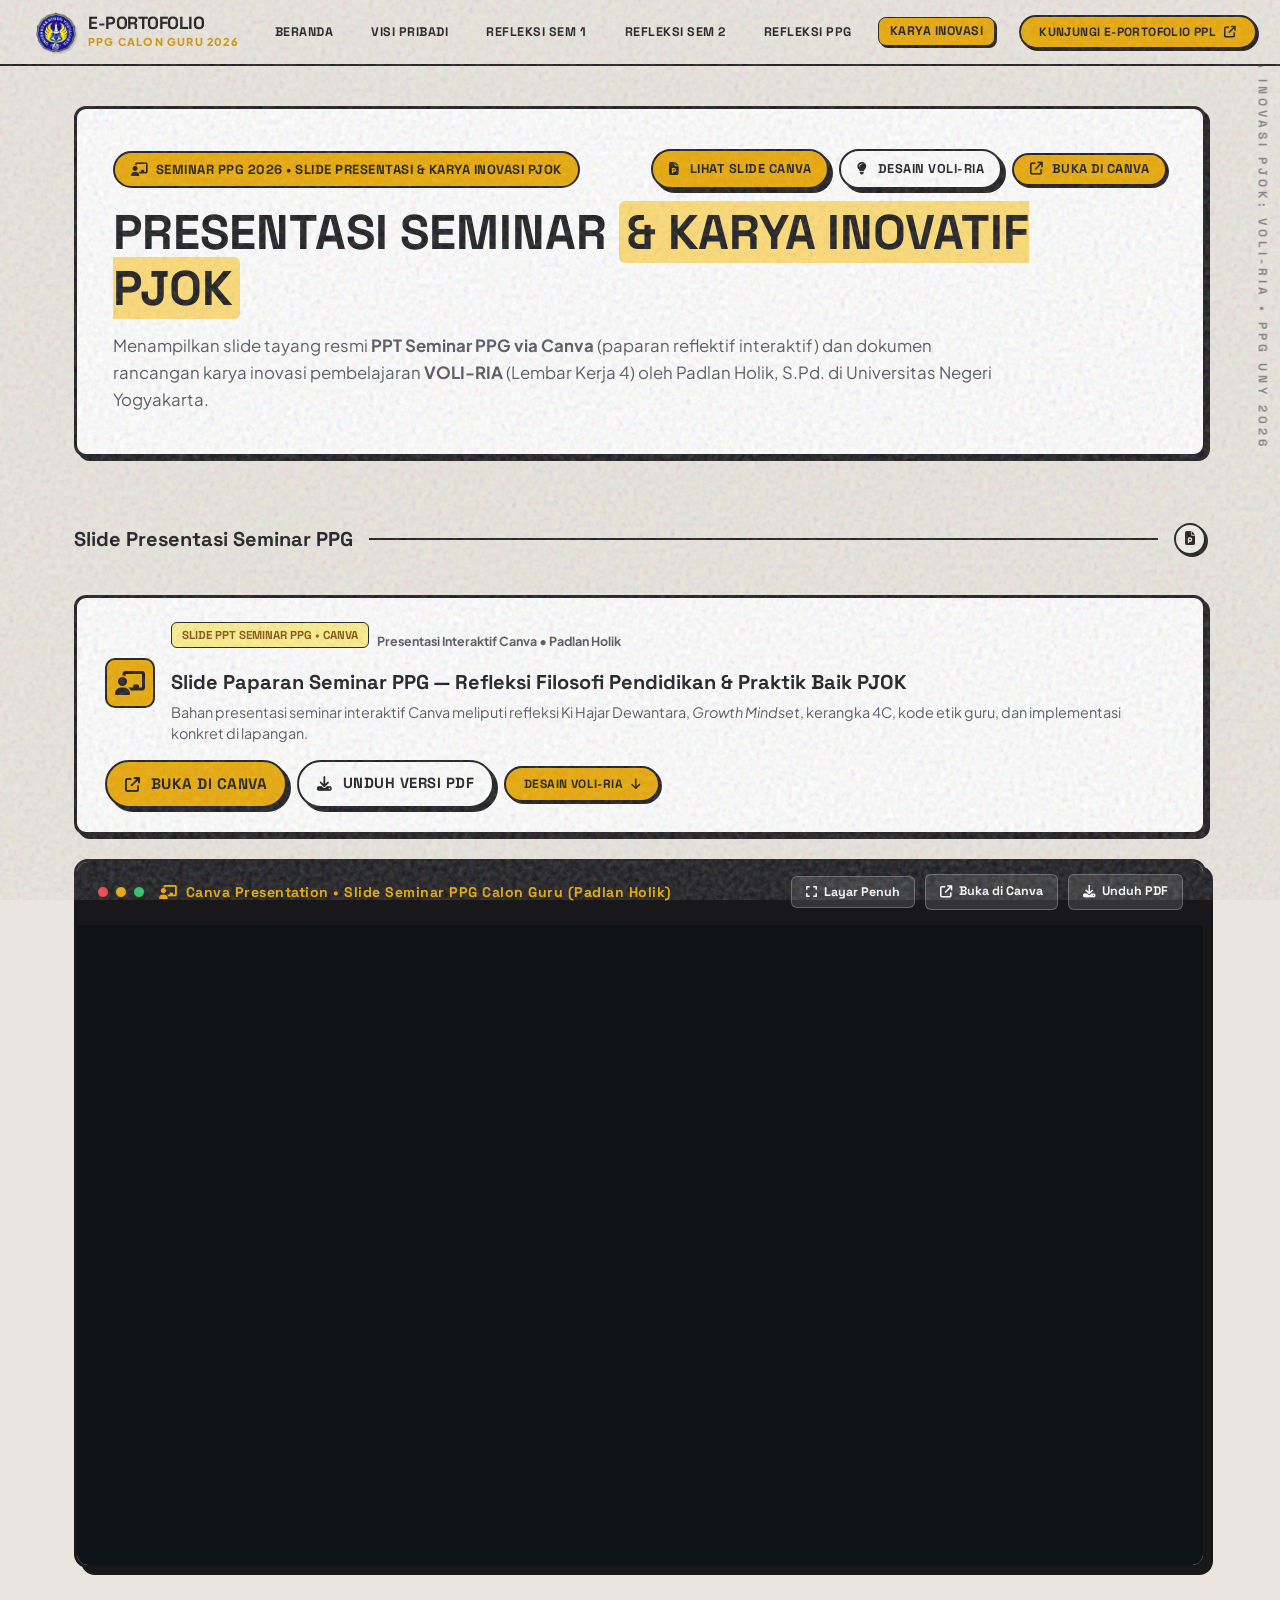
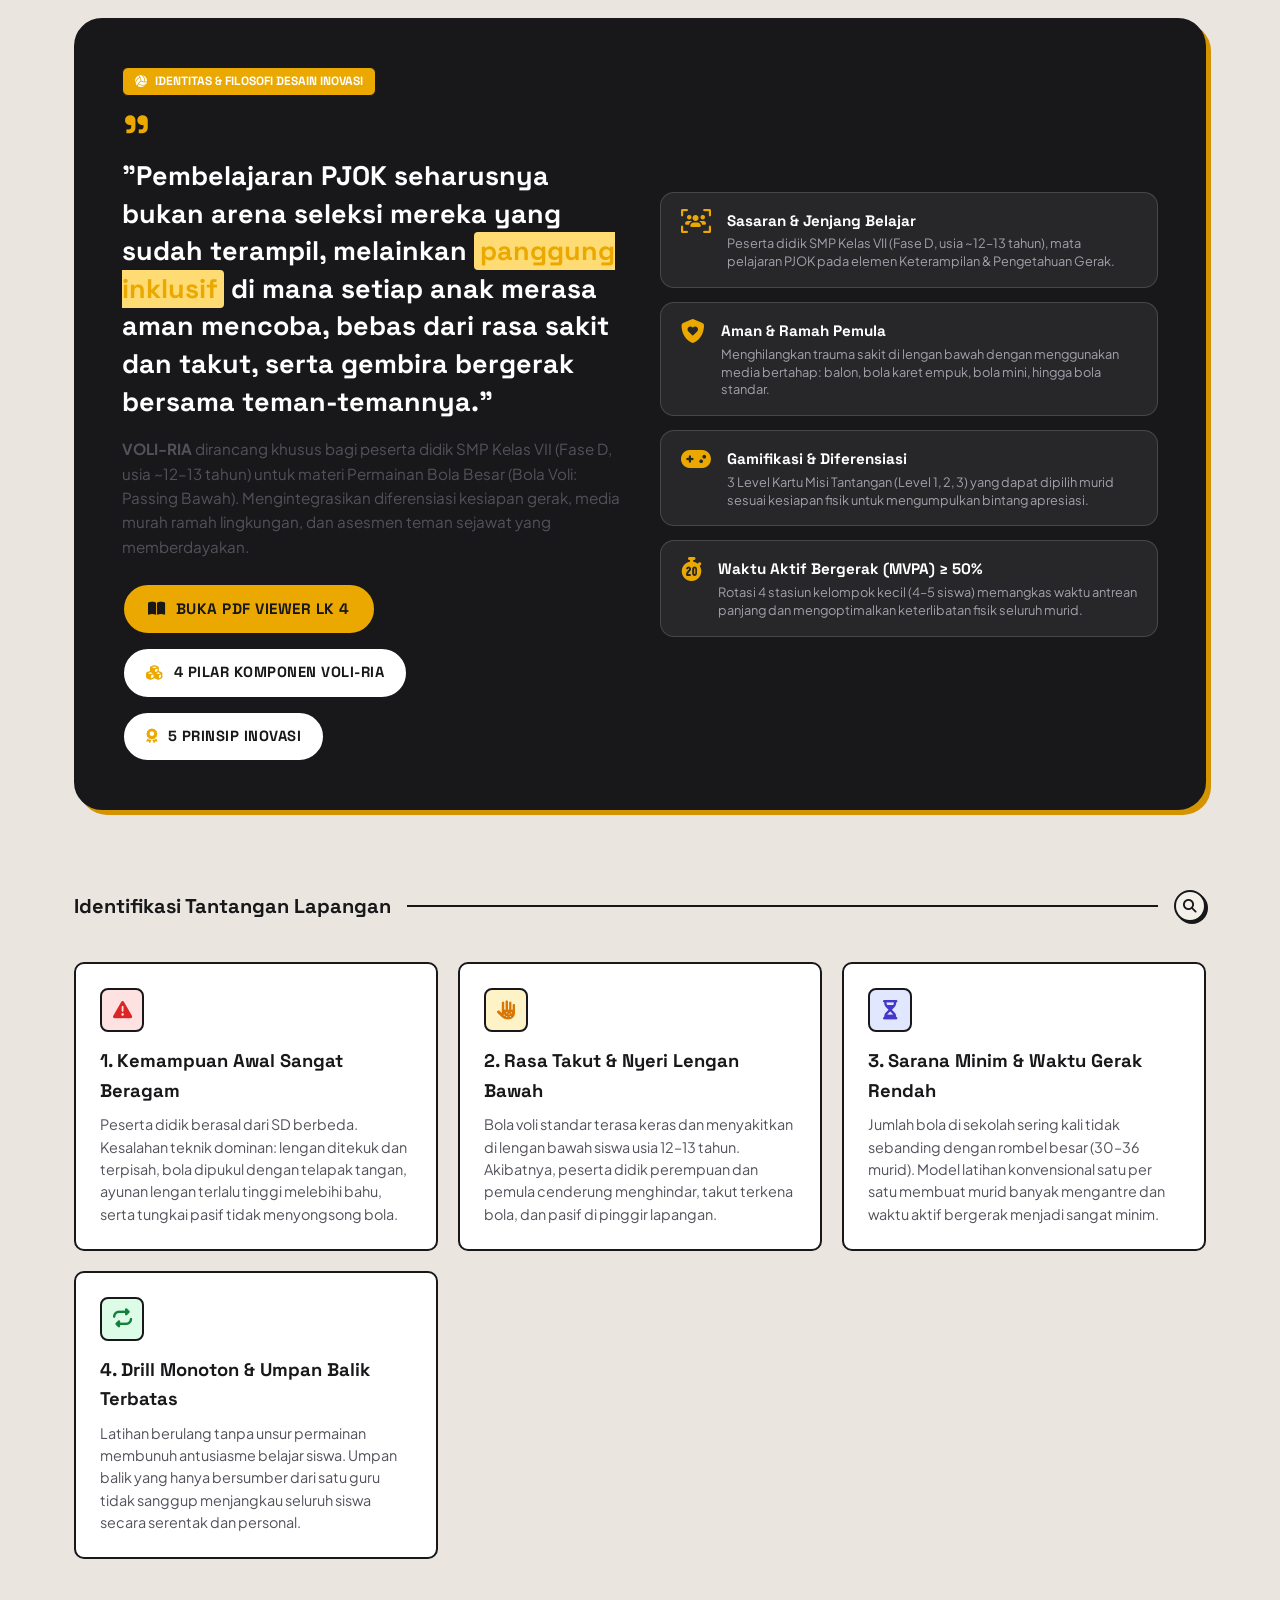
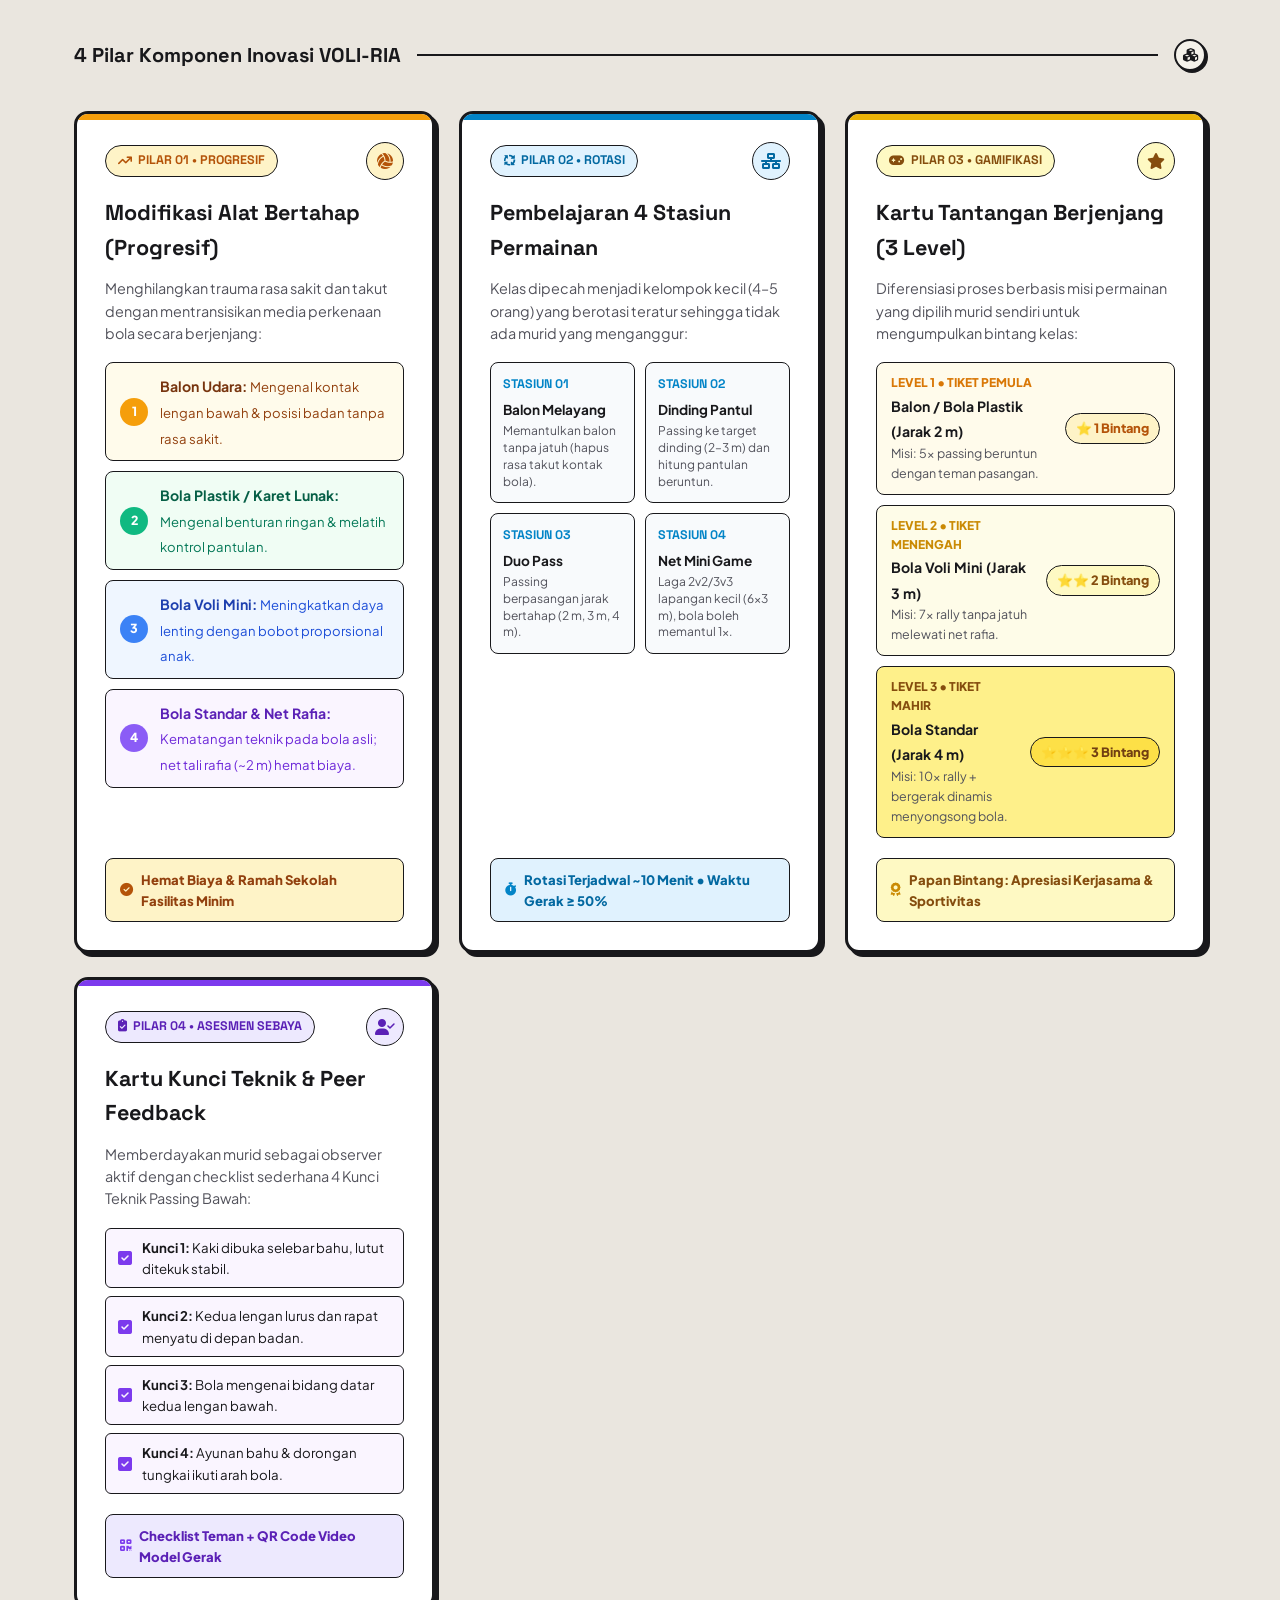
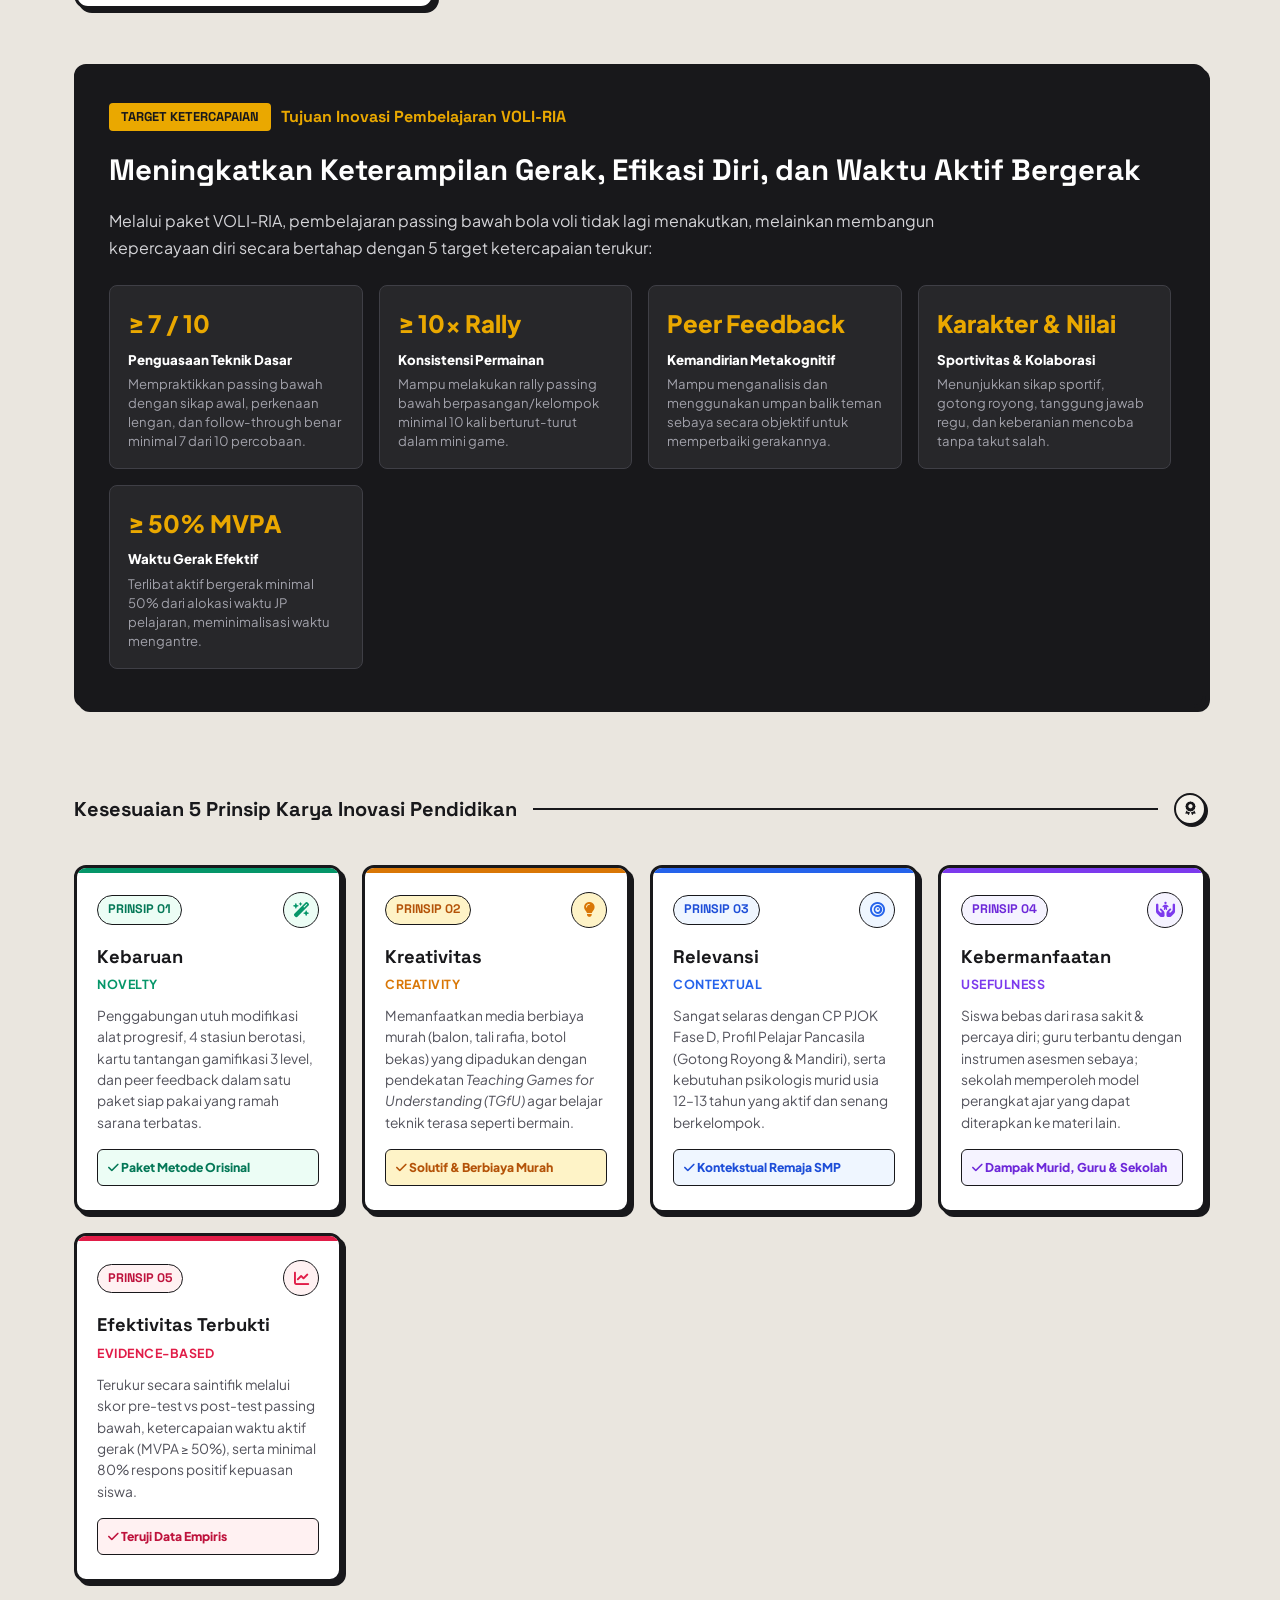
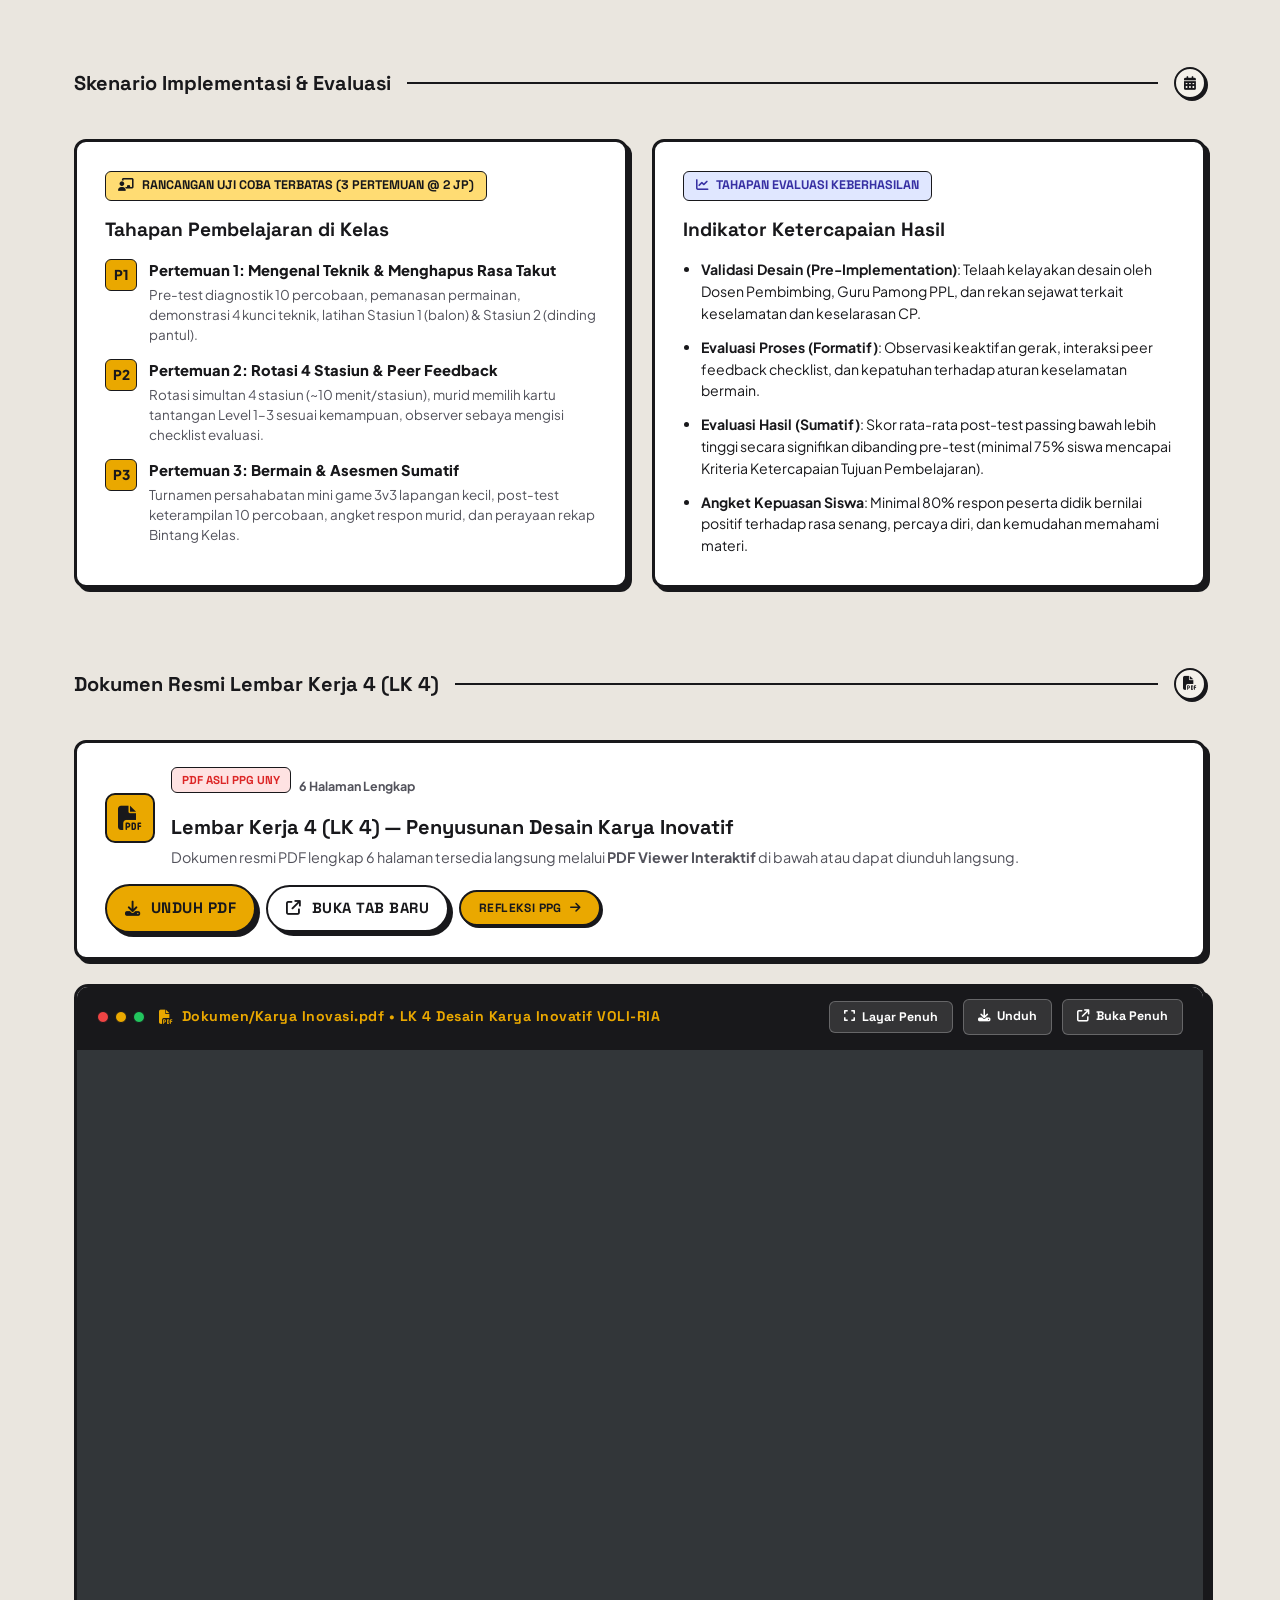
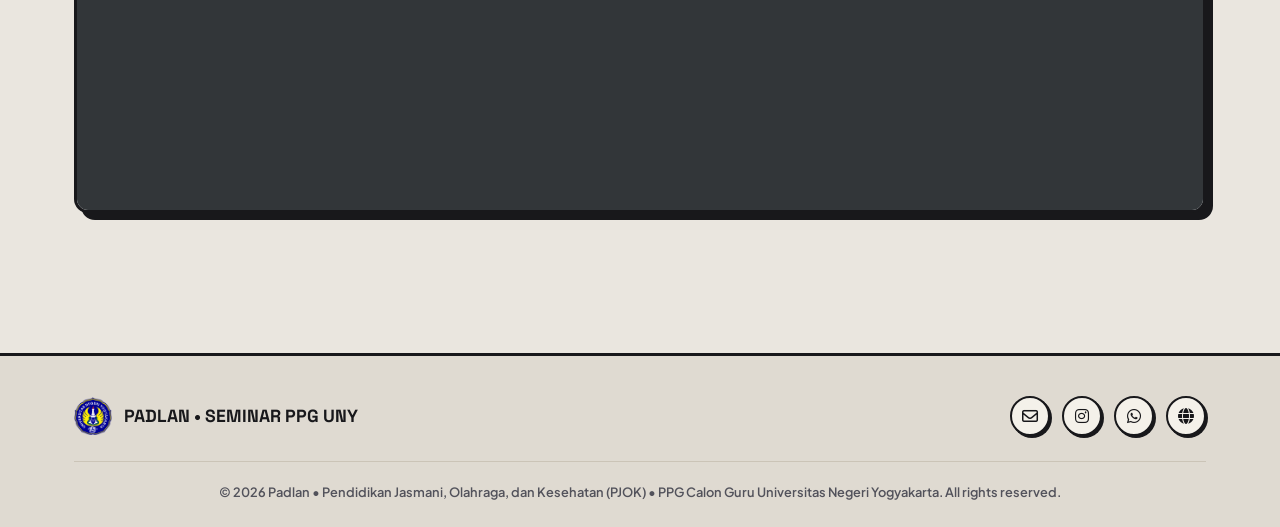
<file: inovasi.html>
<!doctype html>
<html lang="id">
  <head>
    <meta charset="UTF-8" />
    <meta name="viewport" content="width=device-width, initial-scale=1.0" />
    <title>Karya Inovasi Pembelajaran: VOLI-RIA | E-Portofolio Padlan - PPG Calon Guru UNY</title>
    <meta name="description" content="Lembar Kerja 4 (LK 4) Desain Karya Inovasi Pembelajaran PJOK: VOLI-RIA oleh Padlan, S.Pd. - PPG Calon Guru PJOK Universitas Negeri Yogyakarta." />

    <!-- Favicon -->
    <link rel="shortcut icon" href="images/Logo Uny outlitne.png" type="image/x-icon" />

    <!-- Font Awesome 6.5.1 -->
    <link rel="stylesheet" href="https://cdnjs.cloudflare.com/ajax/libs/font-awesome/6.5.1/css/all.min.css" />

    <!-- CSS Utama -->
    <link rel="stylesheet" href="css/style.css" />
  </head>

  <body>
    <!-- TEKSTUR KERTAS / GRAIN OVERLAY -->
    <div class="grain-overlay" aria-hidden="true"></div>

    <!-- RUNNING SIDE LABEL -->
    <div class="side-runner" aria-hidden="true">PADLAN • KARYA INOVASI PJOK: VOLI-RIA • PPG UNY 2026</div>

    <!-- NAVBAR -->
    <header class="navbar">
      <div class="container nav-inner">
        <a href="index.html" class="brand">
          <img src="images/logo_uny.png" alt="Logo UNY" class="brand-logo" />
          <div class="brand-text">
            <span class="brand-title">E-PORTOFOLIO</span>
            <span class="brand-sub">PPG CALON GURU 2026</span>
          </div>
        </a>

        <nav class="nav-center-wrapper" id="navMenu">
          <ul class="nav-menu">
            <li><a href="index.html" class="nav-link">Beranda</a></li>
            <li><a href="visi.html" class="nav-link">Visi Pribadi</a></li>
            <li><a href="sem1.html" class="nav-link">Refleksi Sem 1</a></li>
            <li><a href="sem2.html" class="nav-link">Refleksi Sem 2</a></li>
            <li><a href="refleksi-ppg.html" class="nav-link">Refleksi PPG</a></li>
            <li><a href="karya.html" class="nav-link active">Karya Inovasi</a></li>
          </ul>
        </nav>

        <a href="https://e-portofolio-ppg-padlan.vercel.app/" target="_blank" class="btn-nav">
          <span>Kunjungi E-Portofolio PPL</span>
          <i class="fa-solid fa-arrow-up-right-from-square"></i>
        </a>

        <button class="nav-toggle" id="navToggle" aria-label="Buka Menu Navigasi">
          <i class="fa-solid fa-bars"></i>
        </button>
      </div>
    </header>

    <main style="padding-top: 40px; padding-bottom: 80px">
      <!-- PAGE HEADER BANNER -->
      <section class="container" style="margin-bottom: 36px">
        <div style="background-color: var(--white); border: var(--border-thick); border-radius: 12px; padding: 40px 36px; box-shadow: var(--shadow-hard); position: relative; overflow: hidden">
          <div style="display: flex; flex-wrap: wrap; align-items: center; justify-content: space-between; gap: 16px; margin-bottom: 16px">
            <div
              style="
                display: inline-flex;
                align-items: center;
                gap: 8px;
                background-color: var(--mustard);
                border: var(--border-medium);
                padding: 6px 16px;
                border-radius: 30px;
                font-family: var(--font-display);
                font-size: 0.82rem;
                font-weight: 800;
                text-transform: uppercase;
                letter-spacing: 0.5px;
              "
            >
              <i class="fa-solid fa-chalkboard-user"></i>
              <span>Seminar PPG 2026 • Slide Presentasi & Karya Inovasi PJOK</span>
            </div>

            <div style="display: flex; align-items: center; gap: 10px; flex-wrap: wrap">
              <a href="#ppt-seminar" class="btn-primary" style="font-size: 0.8rem; padding: 8px 16px">
                <i class="fa-solid fa-file-powerpoint"></i>
                <span>Lihat Slide Canva</span>
              </a>
              <a href="#desain-inovasi" class="btn-outline" style="font-size: 0.8rem; padding: 8px 16px">
                <i class="fa-solid fa-lightbulb"></i>
                <span>Desain VOLI-RIA</span>
              </a>
              <a href="https://www.canva.com/design/DAHY_izdH6I/6dmwv4OGmKE6iZyDEwWvRw/view" target="_blank" class="btn-nav" style="font-size: 0.8rem; padding: 8px 16px">
                <i class="fa-solid fa-arrow-up-right-from-square"></i>
                <span>Buka di Canva</span>
              </a>
            </div>
          </div>

          <h1 style="font-family: var(--font-display); font-size: clamp(2rem, 3.8vw, 3.2rem); font-weight: 900; color: var(--charcoal); line-height: 1.15; margin-bottom: 16px; text-transform: uppercase">
            Presentasi Seminar <span style="background-color: var(--mustard-light); padding: 0 8px; border-radius: 6px">& Karya Inovatif PJOK</span>
          </h1>
          <p style="font-size: 1.05rem; color: var(--charcoal-muted); max-width: 880px; line-height: 1.6">
            Menampilkan slide tayang resmi <strong>PPT Seminar PPG via Canva</strong> (paparan reflektif interaktif) dan dokumen rancangan karya inovasi pembelajaran <strong>VOLI-RIA</strong> (Lembar Kerja 4) oleh Padlan Holik, S.Pd. di Universitas Negeri Yogyakarta.
          </p>
        </div>
      </section>

      <!-- ==================== DOKUMEN PRESENTASI: PPT SEMINAR (CANVA & PDF VIEWER) ==================== -->
      <section class="container" id="ppt-seminar" style="margin-bottom: 50px">
        <div class="section-divider">
          <h2 class="section-divider-title">Slide Presentasi Seminar PPG</h2>
          <div class="section-divider-line"></div>
          <div class="section-divider-arrow"><i class="fa-solid fa-file-powerpoint"></i></div>
        </div>

        <div style="background-color: var(--white); border: var(--border-thick); border-radius: 12px; padding: 24px 28px; box-shadow: var(--shadow-hard); margin-bottom: 24px; display: flex; flex-wrap: wrap; align-items: center; justify-content: space-between; gap: 16px">
          <div style="display: flex; align-items: center; gap: 16px">
            <div style="width: 50px; height: 50px; background-color: var(--mustard); border: var(--border-medium); border-radius: 10px; display: flex; align-items: center; justify-content: center; font-size: 1.5rem; color: var(--charcoal); flex-shrink: 0">
              <i class="fa-solid fa-chalkboard-user"></i>
            </div>
            <div>
              <div style="display: flex; align-items: center; gap: 8px; margin-bottom: 4px">
                <span class="course-card-tag" style="background-color: #fef08a; color: #854d0e">Slide PPT Seminar PPG • Canva</span>
                <span style="font-size: 0.78rem; font-weight: 700; color: var(--charcoal-muted)">Presentasi Interaktif Canva • Padlan Holik</span>
              </div>
              <h4 style="font-family: var(--font-display); font-size: 1.25rem; font-weight: 900; color: var(--charcoal); margin-bottom: 4px">
                Slide Paparan Seminar PPG — Refleksi Filosofi Pendidikan & Praktik Baik PJOK
              </h4>
              <p style="font-size: 0.9rem; color: var(--charcoal-muted); line-height: 1.45">
                Bahan presentasi seminar interaktif Canva meliputi refleksi Ki Hajar Dewantara, <em>Growth Mindset</em>, kerangka 4C, kode etik guru, dan implementasi konkret di lapangan.
              </p>
            </div>
          </div>

          <div style="display: flex; align-items: center; gap: 10px; flex-wrap: wrap">
            <a
              href="https://www.canva.com/design/DAHY_izdH6I/6dmwv4OGmKE6iZyDEwWvRw/view"
              target="_blank"
              class="btn-primary"
              style="padding: 10px 18px"
            >
              <i class="fa-solid fa-arrow-up-right-from-square"></i>
              <span>Buka di Canva</span>
            </a>
            <a
              href="Dokumen/PPT%20Seminar.pdf"
              download="PPT Seminar.pdf"
              class="btn-outline"
              style="padding: 10px 18px"
            >
              <i class="fa-solid fa-download"></i>
              <span>Unduh Versi PDF</span>
            </a>
            <a
              href="#desain-inovasi"
              class="btn-nav"
              style="padding: 10px 18px"
            >
              <span>Desain VOLI-RIA</span>
              <i class="fa-solid fa-arrow-down"></i>
            </a>
          </div>
        </div>

        <!-- FITUR VIEWER INTERAKTIF PPT CANVA -->
        <div class="pdf-viewer-card" id="pdfViewerPptCard">
          <div class="pdf-viewer-header">
            <div class="pdf-viewer-title-group">
              <div class="pdf-window-dots">
                <span class="pdf-window-dot dot-red"></span>
                <span class="pdf-window-dot dot-yellow"></span>
                <span class="pdf-window-dot dot-green"></span>
              </div>
              <span class="pdf-filename">
                <i class="fa-solid fa-chalkboard-user"></i> Canva Presentation • Slide Seminar PPG Calon Guru (Padlan Holik)
              </span>
            </div>

            <div class="pdf-toolbar-actions">
              <button class="pdf-action-btn" id="btnFullscreenPpt" type="button" title="Mode Layar Penuh">
                <i class="fa-solid fa-expand" id="fullscreenPptIcon"></i>
                <span id="fullscreenPptText">Layar Penuh</span>
              </button>
              <a href="https://www.canva.com/design/DAHY_izdH6I/6dmwv4OGmKE6iZyDEwWvRw/view" target="_blank" class="pdf-action-btn" title="Buka di Jendela Canva">
                <i class="fa-solid fa-arrow-up-right-from-square"></i>
                <span>Buka di Canva</span>
              </a>
              <a href="Dokumen/PPT%20Seminar.pdf" download="PPT Seminar.pdf" class="pdf-action-btn" title="Unduh Backup File PDF">
                <i class="fa-solid fa-download"></i>
                <span>Unduh PDF</span>
              </a>
            </div>
          </div>

          <div class="pdf-viewer-body" style="height: 640px; background-color: #0e1318">
            <iframe
              id="pdfPptIframe"
              src="https://www.canva.com/design/DAHY_izdH6I/6dmwv4OGmKE6iZyDEwWvRw/view?embed"
              title="Slide Presentasi Seminar PPG Padlan Holik - Canva"
              allowfullscreen="allowfullscreen"
              allow="fullscreen"
              loading="lazy"
            ></iframe>
          </div>
        </div>
      </section>

      <!-- HIGHLIGHT KARYA & INTISARI LK 4 -->
      <section class="container" id="desain-inovasi" style="margin-bottom: 50px">
        <div class="refleksi-banner">
          <div class="refleksi-grid">
            <div class="refleksi-text">
              <div style="display: inline-flex; align-items: center; gap: 8px; background-color: var(--mustard); padding: 4px 12px; border-radius: 6px; border: var(--border-thin); font-family: var(--font-display); font-size: 0.75rem; font-weight: 800; text-transform: uppercase; margin-bottom: 12px">
                <i class="fa-solid fa-volleyball"></i>
                <span>Identitas & Filosofi Desain Inovasi</span>
              </div>
              <span class="quote-mark" style="font-size: 3.5rem">”</span>
              <h3 style="font-size: clamp(1.35rem, 2.1vw, 1.8rem); line-height: 1.4; margin-bottom: 16px">
                "Pembelajaran PJOK seharusnya bukan arena seleksi mereka yang sudah terampil, melainkan <span style="background-color: var(--mustard-light); padding: 2px 6px; border-radius: 4px">panggung inklusif</span> di mana setiap anak merasa aman mencoba, bebas dari rasa sakit dan takut, serta gembira bergerak bersama teman-temannya."
              </h3>
              <p style="font-size: 0.95rem; color: var(--charcoal-muted); line-height: 1.6; margin-bottom: 20px">
                <strong>VOLI-RIA</strong> dirancang khusus bagi peserta didik SMP Kelas VII (Fase D, usia ~12–13 tahun) untuk materi Permainan Bola Besar (Bola Voli: Passing Bawah). Mengintegrasikan diferensiasi kesiapan gerak, media murah ramah lingkungan, dan asesmen teman sejawat yang memberdayakan.
              </p>

              <div style="display: flex; gap: 12px; flex-wrap: wrap; margin-top: 24px">
                <a href="#pdf-viewer" class="btn-primary" style="box-shadow: var(--shadow-hard)">
                  <i class="fa-solid fa-book-open"></i>
                  <span>Buka PDF Viewer LK 4</span>
                </a>
                <a href="#komponen-inovasi" class="btn-outline" style="background-color: var(--white); color: var(--charcoal); border: var(--border-medium); box-shadow: var(--shadow-hard); font-weight: 800">
                  <i class="fa-solid fa-cubes" style="color: var(--mustard)"></i>
                  <span>4 Pilar Komponen VOLI-RIA</span>
                </a>
                <a href="#prinsip-inovasi" class="btn-outline" style="background-color: var(--white); color: var(--charcoal); border: var(--border-medium); box-shadow: var(--shadow-hard); font-weight: 800">
                  <i class="fa-solid fa-award" style="color: var(--mustard)"></i>
                  <span>5 Prinsip Inovasi</span>
                </a>
              </div>
            </div>

            <!-- CARD SPESIFIKASI CEPAT -->
            <div class="refleksi-cards-wrapper">
              <div class="refleksi-pill-card">
                <i class="fa-solid fa-users-viewfinder"></i>
                <div>
                  <h5>Sasaran & Jenjang Belajar</h5>
                  <p>Peserta didik SMP Kelas VII (Fase D, usia ~12–13 tahun), mata pelajaran PJOK pada elemen Keterampilan & Pengetahuan Gerak.</p>
                </div>
              </div>

              <div class="refleksi-pill-card">
                <i class="fa-solid fa-shield-heart"></i>
                <div>
                  <h5>Aman & Ramah Pemula</h5>
                  <p>Menghilangkan trauma sakit di lengan bawah dengan menggunakan media bertahap: balon, bola karet empuk, bola mini, hingga bola standar.</p>
                </div>
              </div>

              <div class="refleksi-pill-card">
                <i class="fa-solid fa-gamepad"></i>
                <div>
                  <h5>Gamifikasi & Diferensiasi</h5>
                  <p>3 Level Kartu Misi Tantangan (Level 1, 2, 3) yang dapat dipilih murid sesuai kesiapan fisik untuk mengumpulkan bintang apresiasi.</p>
                </div>
              </div>

              <div class="refleksi-pill-card">
                <i class="fa-solid fa-stopwatch-20"></i>
                <div>
                  <h5>Waktu Aktif Bergerak (MVPA) ≥ 50%</h5>
                  <p>Rotasi 4 stasiun kelompok kecil (4–5 siswa) memangkas waktu antrean panjang dan mengoptimalkan keterlibatan fisik seluruh murid.</p>
                </div>
              </div>
            </div>
          </div>
        </div>
      </section>

      <!-- IDENTIFIKASI TANTANGAN & KEBUTUHAN -->
      <section class="container" style="margin-bottom: 50px">
        <div class="section-divider">
          <h2 class="section-divider-title">Identifikasi Tantangan Lapangan</h2>
          <div class="section-divider-line"></div>
          <div class="section-divider-arrow"><i class="fa-solid fa-magnifying-glass"></i></div>
        </div>

        <div style="display: grid; grid-template-columns: repeat(auto-fit, minmax(280px, 1fr)); gap: 20px">
          <!-- Tantangan 1 -->
          <div style="background-color: var(--white); border: var(--border-medium); border-radius: 10px; padding: 24px; box-shadow: var(--shadow-medium); position: relative">
            <div style="width: 44px; height: 44px; background-color: #fee2e2; border: var(--border-medium); border-radius: 8px; display: flex; align-items: center; justify-content: center; font-size: 1.2rem; color: #dc2626; margin-bottom: 14px">
              <i class="fa-solid fa-triangle-exclamation"></i>
            </div>
            <h4 style="font-family: var(--font-display); font-size: 1.15rem; font-weight: 800; margin-bottom: 8px">1. Kemampuan Awal Sangat Beragam</h4>
            <p style="font-size: 0.9rem; color: var(--charcoal-muted); line-height: 1.55">
              Peserta didik berasal dari SD berbeda. Kesalahan teknik dominan: lengan ditekuk dan terpisah, bola dipukul dengan telapak tangan, ayunan lengan terlalu tinggi melebihi bahu, serta tungkai pasif tidak menyongsong bola.
            </p>
          </div>

          <!-- Tantangan 2 -->
          <div style="background-color: var(--white); border: var(--border-medium); border-radius: 10px; padding: 24px; box-shadow: var(--shadow-medium); position: relative">
            <div style="width: 44px; height: 44px; background-color: #fef3c7; border: var(--border-medium); border-radius: 8px; display: flex; align-items: center; justify-content: center; font-size: 1.2rem; color: #d97706; margin-bottom: 14px">
              <i class="fa-solid fa-hand-dots"></i>
            </div>
            <h4 style="font-family: var(--font-display); font-size: 1.15rem; font-weight: 800; margin-bottom: 8px">2. Rasa Takut & Nyeri Lengan Bawah</h4>
            <p style="font-size: 0.9rem; color: var(--charcoal-muted); line-height: 1.55">
              Bola voli standar terasa keras dan menyakitkan di lengan bawah siswa usia 12–13 tahun. Akibatnya, peserta didik perempuan dan pemula cenderung menghindar, takut terkena bola, dan pasif di pinggir lapangan.
            </p>
          </div>

          <!-- Tantangan 3 -->
          <div style="background-color: var(--white); border: var(--border-medium); border-radius: 10px; padding: 24px; box-shadow: var(--shadow-medium); position: relative">
            <div style="width: 44px; height: 44px; background-color: #e0e7ff; border: var(--border-medium); border-radius: 8px; display: flex; align-items: center; justify-content: center; font-size: 1.2rem; color: #4338ca; margin-bottom: 14px">
              <i class="fa-solid fa-hourglass-half"></i>
            </div>
            <h4 style="font-family: var(--font-display); font-size: 1.15rem; font-weight: 800; margin-bottom: 8px">3. Sarana Minim & Waktu Gerak Rendah</h4>
            <p style="font-size: 0.9rem; color: var(--charcoal-muted); line-height: 1.55">
              Jumlah bola di sekolah sering kali tidak sebanding dengan rombel besar (30–36 murid). Model latihan konvensional satu per satu membuat murid banyak mengantre dan waktu aktif bergerak menjadi sangat minim.
            </p>
          </div>

          <!-- Tantangan 4 -->
          <div style="background-color: var(--white); border: var(--border-medium); border-radius: 10px; padding: 24px; box-shadow: var(--shadow-medium); position: relative">
            <div style="width: 44px; height: 44px; background-color: #dcfce7; border: var(--border-medium); border-radius: 8px; display: flex; align-items: center; justify-content: center; font-size: 1.2rem; color: #15803d; margin-bottom: 14px">
              <i class="fa-solid fa-repeat"></i>
            </div>
            <h4 style="font-family: var(--font-display); font-size: 1.15rem; font-weight: 800; margin-bottom: 8px">4. Drill Monoton & Umpan Balik Terbatas</h4>
            <p style="font-size: 0.9rem; color: var(--charcoal-muted); line-height: 1.55">
              Latihan berulang tanpa unsur permainan membunuh antusiasme belajar siswa. Umpan balik yang hanya bersumber dari satu guru tidak sanggup menjangkau seluruh siswa secara serentak dan personal.
            </p>
          </div>
        </div>
      </section>

      <!-- 4 KOMPONEN UTAMA VOLI-RIA -->
      <section class="container" id="komponen-inovasi" style="margin-bottom: 55px">
        <div class="section-divider">
          <h2 class="section-divider-title">4 Pilar Komponen Inovasi VOLI-RIA</h2>
          <div class="section-divider-line"></div>
          <div class="section-divider-arrow"><i class="fa-solid fa-cubes"></i></div>
        </div>

        <div style="display: grid; grid-template-columns: repeat(auto-fit, minmax(320px, 1fr)); gap: 24px">
          <!-- PILAR 1 -->
          <div
            style="
              background-color: var(--white);
              border: var(--border-thick);
              border-radius: 14px;
              padding: 28px;
              box-shadow: var(--shadow-hard);
              display: flex;
              flex-direction: column;
              justify-content: space-between;
              position: relative;
              overflow: hidden;
            "
          >
            <!-- Top Color Accent Bar -->
            <div style="position: absolute; top: 0; left: 0; right: 0; height: 6px; background: #f59e0b"></div>

            <div>
              <div style="display: flex; align-items: center; justify-content: space-between; margin-bottom: 16px">
                <span
                  style="
                    background-color: #fef3c7;
                    color: #b45309;
                    border: var(--border-thin);
                    font-family: var(--font-display);
                    font-weight: 900;
                    font-size: 0.78rem;
                    padding: 5px 12px;
                    border-radius: 30px;
                    display: inline-flex;
                    align-items: center;
                    gap: 6px;
                  "
                >
                  <i class="fa-solid fa-arrow-trend-up"></i>
                  <span>PILAR 01 • PROGRESIF</span>
                </span>
                <div style="width: 38px; height: 38px; border-radius: 50%; background-color: #fef3c7; border: var(--border-thin); display: flex; align-items: center; justify-content: center; color: #b45309; font-size: 1rem">
                  <i class="fa-solid fa-volleyball"></i>
                </div>
              </div>

              <h3 style="font-family: var(--font-display); font-size: 1.35rem; font-weight: 900; color: var(--charcoal); margin-bottom: 12px">
                Modifikasi Alat Bertahap (Progresif)
              </h3>
              <p style="font-size: 0.9rem; color: var(--charcoal-muted); line-height: 1.55; margin-bottom: 18px">
                Menghilangkan trauma rasa sakit dan takut dengan mentransisikan media perkenaan bola secara berjenjang:
              </p>

              <!-- Progress Steps Grid -->
              <div style="display: flex; flex-direction: column; gap: 10px; margin-bottom: 20px">
                <div style="display: flex; align-items: center; gap: 12px; background-color: #fffbeb; border: var(--border-thin); border-radius: 8px; padding: 10px 14px">
                  <span style="width: 28px; height: 28px; border-radius: 50%; background-color: #f59e0b; color: var(--white); font-weight: 800; font-size: 0.78rem; display: flex; align-items: center; justify-content: center; flex-shrink: 0">1</span>
                  <div>
                    <strong style="font-size: 0.88rem; color: #78350f">Balon Udara:</strong>
                    <span style="font-size: 0.82rem; color: #92400e"> Mengenal kontak lengan bawah & posisi badan tanpa rasa sakit.</span>
                  </div>
                </div>

                <div style="display: flex; align-items: center; gap: 12px; background-color: #f0fdf4; border: var(--border-thin); border-radius: 8px; padding: 10px 14px">
                  <span style="width: 28px; height: 28px; border-radius: 50%; background-color: #10b981; color: var(--white); font-weight: 800; font-size: 0.78rem; display: flex; align-items: center; justify-content: center; flex-shrink: 0">2</span>
                  <div>
                    <strong style="font-size: 0.88rem; color: #065f46">Bola Plastik / Karet Lunak:</strong>
                    <span style="font-size: 0.82rem; color: #047857"> Mengenal benturan ringan & melatih kontrol pantulan.</span>
                  </div>
                </div>

                <div style="display: flex; align-items: center; gap: 12px; background-color: #eff6ff; border: var(--border-thin); border-radius: 8px; padding: 10px 14px">
                  <span style="width: 28px; height: 28px; border-radius: 50%; background-color: #3b82f6; color: var(--white); font-weight: 800; font-size: 0.78rem; display: flex; align-items: center; justify-content: center; flex-shrink: 0">3</span>
                  <div>
                    <strong style="font-size: 0.88rem; color: #1e40af">Bola Voli Mini:</strong>
                    <span style="font-size: 0.82rem; color: #1d4ed8"> Meningkatkan daya lenting dengan bobot proporsional anak.</span>
                  </div>
                </div>

                <div style="display: flex; align-items: center; gap: 12px; background-color: #faf5ff; border: var(--border-thin); border-radius: 8px; padding: 10px 14px">
                  <span style="width: 28px; height: 28px; border-radius: 50%; background-color: #8b5cf6; color: var(--white); font-weight: 800; font-size: 0.78rem; display: flex; align-items: center; justify-content: center; flex-shrink: 0">4</span>
                  <div>
                    <strong style="font-size: 0.88rem; color: #5b21b6">Bola Standar & Net Rafia:</strong>
                    <span style="font-size: 0.82rem; color: #6d28d9"> Kematangan teknik pada bola asli; net tali rafia (~2 m) hemat biaya.</span>
                  </div>
                </div>
              </div>
            </div>

            <div style="background-color: #fef3c7; border: var(--border-thin); border-radius: 8px; padding: 10px 14px; font-size: 0.82rem; font-weight: 800; color: #92400e; display: flex; align-items: center; gap: 8px">
              <i class="fa-solid fa-circle-check" style="color: #b45309"></i>
              <span>Hemat Biaya & Ramah Sekolah Fasilitas Minim</span>
            </div>
          </div>

          <!-- PILAR 2 -->
          <div
            style="
              background-color: var(--white);
              border: var(--border-thick);
              border-radius: 14px;
              padding: 28px;
              box-shadow: var(--shadow-hard);
              display: flex;
              flex-direction: column;
              justify-content: space-between;
              position: relative;
              overflow: hidden;
            "
          >
            <!-- Top Color Accent Bar -->
            <div style="position: absolute; top: 0; left: 0; right: 0; height: 6px; background: #0284c7"></div>

            <div>
              <div style="display: flex; align-items: center; justify-content: space-between; margin-bottom: 16px">
                <span
                  style="
                    background-color: #e0f2fe;
                    color: #0369a1;
                    border: var(--border-thin);
                    font-family: var(--font-display);
                    font-weight: 900;
                    font-size: 0.78rem;
                    padding: 5px 12px;
                    border-radius: 30px;
                    display: inline-flex;
                    align-items: center;
                    gap: 6px;
                  "
                >
                  <i class="fa-solid fa-arrows-spin"></i>
                  <span>PILAR 02 • ROTASI</span>
                </span>
                <div style="width: 38px; height: 38px; border-radius: 50%; background-color: #e0f2fe; border: var(--border-thin); display: flex; align-items: center; justify-content: center; color: #0369a1; font-size: 1rem">
                  <i class="fa-solid fa-network-wired"></i>
                </div>
              </div>

              <h3 style="font-family: var(--font-display); font-size: 1.35rem; font-weight: 900; color: var(--charcoal); margin-bottom: 12px">
                Pembelajaran 4 Stasiun Permainan
              </h3>
              <p style="font-size: 0.9rem; color: var(--charcoal-muted); line-height: 1.55; margin-bottom: 18px">
                Kelas dipecah menjadi kelompok kecil (4–5 orang) yang berotasi teratur sehingga tidak ada murid yang menganggur:
              </p>

              <!-- Station Mini Boxes -->
              <div style="display: grid; grid-template-columns: 1fr 1fr; gap: 10px; margin-bottom: 20px">
                <div style="background-color: #f8fafc; border: var(--border-thin); border-radius: 8px; padding: 12px">
                  <div style="font-family: var(--font-display); font-weight: 900; font-size: 0.78rem; color: #0284c7; margin-bottom: 4px">STASIUN 01</div>
                  <strong style="font-size: 0.85rem; color: var(--charcoal); display: block; margin-bottom: 2px">Balon Melayang</strong>
                  <p style="font-size: 0.75rem; color: var(--charcoal-muted); line-height: 1.4">Memantulkan balon tanpa jatuh (hapus rasa takut kontak bola).</p>
                </div>

                <div style="background-color: #f8fafc; border: var(--border-thin); border-radius: 8px; padding: 12px">
                  <div style="font-family: var(--font-display); font-weight: 900; font-size: 0.78rem; color: #0284c7; margin-bottom: 4px">STASIUN 02</div>
                  <strong style="font-size: 0.85rem; color: var(--charcoal); display: block; margin-bottom: 2px">Dinding Pantul</strong>
                  <p style="font-size: 0.75rem; color: var(--charcoal-muted); line-height: 1.4">Passing ke target dinding (2–3 m) dan hitung pantulan beruntun.</p>
                </div>

                <div style="background-color: #f8fafc; border: var(--border-thin); border-radius: 8px; padding: 12px">
                  <div style="font-family: var(--font-display); font-weight: 900; font-size: 0.78rem; color: #0284c7; margin-bottom: 4px">STASIUN 03</div>
                  <strong style="font-size: 0.85rem; color: var(--charcoal); display: block; margin-bottom: 2px">Duo Pass</strong>
                  <p style="font-size: 0.75rem; color: var(--charcoal-muted); line-height: 1.4">Passing berpasangan jarak bertahap (2 m, 3 m, 4 m).</p>
                </div>

                <div style="background-color: #f8fafc; border: var(--border-thin); border-radius: 8px; padding: 12px">
                  <div style="font-family: var(--font-display); font-weight: 900; font-size: 0.78rem; color: #0284c7; margin-bottom: 4px">STASIUN 04</div>
                  <strong style="font-size: 0.85rem; color: var(--charcoal); display: block; margin-bottom: 2px">Net Mini Game</strong>
                  <p style="font-size: 0.75rem; color: var(--charcoal-muted); line-height: 1.4">Laga 2v2/3v3 lapangan kecil (6x3 m), bola boleh memantul 1x.</p>
                </div>
              </div>
            </div>

            <div style="background-color: #e0f2fe; border: var(--border-thin); border-radius: 8px; padding: 10px 14px; font-size: 0.82rem; font-weight: 800; color: #0369a1; display: flex; align-items: center; gap: 8px">
              <i class="fa-solid fa-stopwatch" style="color: #0284c7"></i>
              <span>Rotasi Terjadwal ~10 Menit • Waktu Gerak ≥ 50%</span>
            </div>
          </div>

          <!-- PILAR 3 -->
          <div
            style="
              background-color: var(--white);
              border: var(--border-thick);
              border-radius: 14px;
              padding: 28px;
              box-shadow: var(--shadow-hard);
              display: flex;
              flex-direction: column;
              justify-content: space-between;
              position: relative;
              overflow: hidden;
            "
          >
            <!-- Top Color Accent Bar -->
            <div style="position: absolute; top: 0; left: 0; right: 0; height: 6px; background: #eab308"></div>

            <div>
              <div style="display: flex; align-items: center; justify-content: space-between; margin-bottom: 16px">
                <span
                  style="
                    background-color: #fef9c3;
                    color: #854d0e;
                    border: var(--border-thin);
                    font-family: var(--font-display);
                    font-weight: 900;
                    font-size: 0.78rem;
                    padding: 5px 12px;
                    border-radius: 30px;
                    display: inline-flex;
                    align-items: center;
                    gap: 6px;
                  "
                >
                  <i class="fa-solid fa-gamepad"></i>
                  <span>PILAR 03 • GAMIFIKASI</span>
                </span>
                <div style="width: 38px; height: 38px; border-radius: 50%; background-color: #fef9c3; border: var(--border-thin); display: flex; align-items: center; justify-content: center; color: #854d0e; font-size: 1rem">
                  <i class="fa-solid fa-star"></i>
                </div>
              </div>

              <h3 style="font-family: var(--font-display); font-size: 1.35rem; font-weight: 900; color: var(--charcoal); margin-bottom: 12px">
                Kartu Tantangan Berjenjang (3 Level)
              </h3>
              <p style="font-size: 0.9rem; color: var(--charcoal-muted); line-height: 1.55; margin-bottom: 18px">
                Diferensiasi proses berbasis misi permainan yang dipilih murid sendiri untuk mengumpulkan bintang kelas:
              </p>

              <!-- Level Tier Cards -->
              <div style="display: flex; flex-direction: column; gap: 10px; margin-bottom: 20px">
                <div style="background-color: #fffbeb; border: var(--border-thin); border-radius: 8px; padding: 10px 14px; display: flex; align-items: center; justify-content: space-between; gap: 10px">
                  <div>
                    <div style="font-size: 0.75rem; font-weight: 900; color: #d97706; text-transform: uppercase">LEVEL 1 • TIKET PEMULA</div>
                    <strong style="font-size: 0.88rem; color: var(--charcoal)">Balon / Bola Plastik (Jarak 2 m)</strong>
                    <div style="font-size: 0.78rem; color: var(--charcoal-muted)">Misi: 5x passing beruntun dengan teman pasangan.</div>
                  </div>
                  <span style="background-color: #fef3c7; border: var(--border-thin); padding: 4px 10px; border-radius: 20px; font-weight: 900; font-size: 0.8rem; color: #b45309; white-space: nowrap">⭐ 1 Bintang</span>
                </div>

                <div style="background-color: #fefce8; border: var(--border-thin); border-radius: 8px; padding: 10px 14px; display: flex; align-items: center; justify-content: space-between; gap: 10px">
                  <div>
                    <div style="font-size: 0.75rem; font-weight: 900; color: #ca8a04; text-transform: uppercase">LEVEL 2 • TIKET MENENGAH</div>
                    <strong style="font-size: 0.88rem; color: var(--charcoal)">Bola Voli Mini (Jarak 3 m)</strong>
                    <div style="font-size: 0.78rem; color: var(--charcoal-muted)">Misi: 7x rally tanpa jatuh melewati net rafia.</div>
                  </div>
                  <span style="background-color: #fef9c3; border: var(--border-thin); padding: 4px 10px; border-radius: 20px; font-weight: 900; font-size: 0.8rem; color: #854d0e; white-space: nowrap">⭐⭐ 2 Bintang</span>
                </div>

                <div style="background-color: #fef08a; border: var(--border-thin); border-radius: 8px; padding: 10px 14px; display: flex; align-items: center; justify-content: space-between; gap: 10px">
                  <div>
                    <div style="font-size: 0.75rem; font-weight: 900; color: #854d0e; text-transform: uppercase">LEVEL 3 • TIKET MAHIR</div>
                    <strong style="font-size: 0.88rem; color: var(--charcoal)">Bola Standar (Jarak 4 m)</strong>
                    <div style="font-size: 0.78rem; color: var(--charcoal-muted)">Misi: 10x rally + bergerak dinamis menyongsong bola.</div>
                  </div>
                  <span style="background-color: #fde047; border: var(--border-thin); padding: 4px 10px; border-radius: 20px; font-weight: 900; font-size: 0.8rem; color: #713f12; white-space: nowrap">⭐⭐⭐ 3 Bintang</span>
                </div>
              </div>
            </div>

            <div style="background-color: #fef9c3; border: var(--border-thin); border-radius: 8px; padding: 10px 14px; font-size: 0.82rem; font-weight: 800; color: #854d0e; display: flex; align-items: center; gap: 8px">
              <i class="fa-solid fa-award" style="color: #ca8a04"></i>
              <span>Papan Bintang: Apresiasi Kerjasama & Sportivitas</span>
            </div>
          </div>

          <!-- PILAR 4 -->
          <div
            style="
              background-color: var(--white);
              border: var(--border-thick);
              border-radius: 14px;
              padding: 28px;
              box-shadow: var(--shadow-hard);
              display: flex;
              flex-direction: column;
              justify-content: space-between;
              position: relative;
              overflow: hidden;
            "
          >
            <!-- Top Color Accent Bar -->
            <div style="position: absolute; top: 0; left: 0; right: 0; height: 6px; background: #7c3aed"></div>

            <div>
              <div style="display: flex; align-items: center; justify-content: space-between; margin-bottom: 16px">
                <span
                  style="
                    background-color: #ede9fe;
                    color: #5b21b6;
                    border: var(--border-thin);
                    font-family: var(--font-display);
                    font-weight: 900;
                    font-size: 0.78rem;
                    padding: 5px 12px;
                    border-radius: 30px;
                    display: inline-flex;
                    align-items: center;
                    gap: 6px;
                  "
                >
                  <i class="fa-solid fa-clipboard-check"></i>
                  <span>PILAR 04 • ASESMEN SEBAYA</span>
                </span>
                <div style="width: 38px; height: 38px; border-radius: 50%; background-color: #ede9fe; border: var(--border-thin); display: flex; align-items: center; justify-content: center; color: #5b21b6; font-size: 1rem">
                  <i class="fa-solid fa-user-check"></i>
                </div>
              </div>

              <h3 style="font-family: var(--font-display); font-size: 1.35rem; font-weight: 900; color: var(--charcoal); margin-bottom: 12px">
                Kartu Kunci Teknik & Peer Feedback
              </h3>
              <p style="font-size: 0.9rem; color: var(--charcoal-muted); line-height: 1.55; margin-bottom: 18px">
                Memberdayakan murid sebagai observer aktif dengan checklist sederhana 4 Kunci Teknik Passing Bawah:
              </p>

              <!-- Checklist 4 Kunci Teknik -->
              <div style="display: flex; flex-direction: column; gap: 8px; margin-bottom: 20px">
                <div style="display: flex; align-items: center; gap: 10px; background-color: #faf5ff; border: var(--border-thin); border-radius: 6px; padding: 8px 12px; font-size: 0.83rem">
                  <i class="fa-solid fa-square-check" style="color: #7c3aed; font-size: 1rem"></i>
                  <span><strong>Kunci 1:</strong> Kaki dibuka selebar bahu, lutut ditekuk stabil.</span>
                </div>
                <div style="display: flex; align-items: center; gap: 10px; background-color: #faf5ff; border: var(--border-thin); border-radius: 6px; padding: 8px 12px; font-size: 0.83rem">
                  <i class="fa-solid fa-square-check" style="color: #7c3aed; font-size: 1rem"></i>
                  <span><strong>Kunci 2:</strong> Kedua lengan lurus dan rapat menyatu di depan badan.</span>
                </div>
                <div style="display: flex; align-items: center; gap: 10px; background-color: #faf5ff; border: var(--border-thin); border-radius: 6px; padding: 8px 12px; font-size: 0.83rem">
                  <i class="fa-solid fa-square-check" style="color: #7c3aed; font-size: 1rem"></i>
                  <span><strong>Kunci 3:</strong> Bola mengenai bidang datar kedua lengan bawah.</span>
                </div>
                <div style="display: flex; align-items: center; gap: 10px; background-color: #faf5ff; border: var(--border-thin); border-radius: 6px; padding: 8px 12px; font-size: 0.83rem">
                  <i class="fa-solid fa-square-check" style="color: #7c3aed; font-size: 1rem"></i>
                  <span><strong>Kunci 4:</strong> Ayunan bahu & dorongan tungkai ikuti arah bola.</span>
                </div>
              </div>
            </div>

            <div style="background-color: #ede9fe; border: var(--border-thin); border-radius: 8px; padding: 10px 14px; font-size: 0.82rem; font-weight: 800; color: #5b21b6; display: flex; align-items: center; gap: 8px">
              <i class="fa-solid fa-qrcode" style="color: #7c3aed"></i>
              <span>Checklist Teman + QR Code Video Model Gerak</span>
            </div>
          </div>
        </div>
      </section>

      <!-- TUJUAN INOVASI: UMUM & 5 INDIKATOR KHUSUS -->
      <section class="container" style="margin-bottom: 55px">
        <div style="background-color: var(--charcoal); color: var(--white); border: var(--border-thick); border-radius: 12px; padding: 36px 32px; box-shadow: var(--shadow-hard)">
          <div style="display: flex; align-items: center; gap: 10px; margin-bottom: 16px">
            <span style="background-color: var(--mustard); color: var(--charcoal); font-family: var(--font-display); font-weight: 900; font-size: 0.8rem; padding: 4px 12px; border-radius: 4px">
              TARGET KETERCAPAIAN
            </span>
            <span style="color: var(--mustard); font-family: var(--font-display); font-weight: 700">Tujuan Inovasi Pembelajaran VOLI-RIA</span>
          </div>

          <h2 style="font-family: var(--font-display); font-size: clamp(1.4rem, 2.3vw, 2rem); font-weight: 900; margin-bottom: 14px">
            Meningkatkan Keterampilan Gerak, Efikasi Diri, dan Waktu Aktif Bergerak
          </h2>
          <p style="font-size: 1rem; color: #d4d4d8; line-height: 1.65; max-width: 900px; margin-bottom: 24px">
            Melalui paket VOLI-RIA, pembelajaran passing bawah bola voli tidak lagi menakutkan, melainkan membangun kepercayaan diri secara bertahap dengan 5 target ketercapaian terukur:
          </p>

          <div style="display: grid; grid-template-columns: repeat(auto-fit, minmax(240px, 1fr)); gap: 16px">
            <div style="background-color: #27272a; border: 1px solid #3f3f46; border-radius: 8px; padding: 18px">
              <div style="color: var(--mustard); font-size: 1.5rem; font-weight: 900; margin-bottom: 6px">≥ 7 / 10</div>
              <h5 style="color: var(--white); font-weight: 800; margin-bottom: 4px">Penguasaan Teknik Dasar</h5>
              <p style="font-size: 0.82rem; color: #a1a1aa; line-height: 1.45">Mempraktikkan passing bawah dengan sikap awal, perkenaan lengan, dan follow-through benar minimal 7 dari 10 percobaan.</p>
            </div>

            <div style="background-color: #27272a; border: 1px solid #3f3f46; border-radius: 8px; padding: 18px">
              <div style="color: var(--mustard); font-size: 1.5rem; font-weight: 900; margin-bottom: 6px">≥ 10x Rally</div>
              <h5 style="color: var(--white); font-weight: 800; margin-bottom: 4px">Konsistensi Permainan</h5>
              <p style="font-size: 0.82rem; color: #a1a1aa; line-height: 1.45">Mampu melakukan rally passing bawah berpasangan/kelompok minimal 10 kali berturut-turut dalam mini game.</p>
            </div>

            <div style="background-color: #27272a; border: 1px solid #3f3f46; border-radius: 8px; padding: 18px">
              <div style="color: var(--mustard); font-size: 1.5rem; font-weight: 900; margin-bottom: 6px">Peer Feedback</div>
              <h5 style="color: var(--white); font-weight: 800; margin-bottom: 4px">Kemandirian Metakognitif</h5>
              <p style="font-size: 0.82rem; color: #a1a1aa; line-height: 1.45">Mampu menganalisis dan menggunakan umpan balik teman sebaya secara objektif untuk memperbaiki gerakannya.</p>
            </div>

            <div style="background-color: #27272a; border: 1px solid #3f3f46; border-radius: 8px; padding: 18px">
              <div style="color: var(--mustard); font-size: 1.5rem; font-weight: 900; margin-bottom: 6px">Karakter & Nilai</div>
              <h5 style="color: var(--white); font-weight: 800; margin-bottom: 4px">Sportivitas & Kolaborasi</h5>
              <p style="font-size: 0.82rem; color: #a1a1aa; line-height: 1.45">Menunjukkan sikap sportif, gotong royong, tanggung jawab regu, dan keberanian mencoba tanpa takut salah.</p>
            </div>

            <div style="background-color: #27272a; border: 1px solid #3f3f46; border-radius: 8px; padding: 18px">
              <div style="color: var(--mustard); font-size: 1.5rem; font-weight: 900; margin-bottom: 6px">≥ 50% MVPA</div>
              <h5 style="color: var(--white); font-weight: 800; margin-bottom: 4px">Waktu Gerak Efektif</h5>
              <p style="font-size: 0.82rem; color: #a1a1aa; line-height: 1.45">Terlibat aktif bergerak minimal 50% dari alokasi waktu JP pelajaran, meminimalisasi waktu mengantre.</p>
            </div>
          </div>
        </div>
      </section>

      <!-- 5 PRINSIP INOVASI PENDIDIKAN LK 4 -->
      <section class="container" id="prinsip-inovasi" style="margin-bottom: 55px">
        <div class="section-divider">
          <h2 class="section-divider-title">Kesesuaian 5 Prinsip Karya Inovasi Pendidikan</h2>
          <div class="section-divider-line"></div>
          <div class="section-divider-arrow"><i class="fa-solid fa-award"></i></div>
        </div>

        <div style="display: grid; grid-template-columns: repeat(auto-fit, minmax(220px, 1fr)); gap: 20px">
          <!-- PRINSIP 1 -->
          <div
            style="
              background-color: var(--white);
              border: var(--border-thick);
              border-radius: 12px;
              padding: 24px 20px;
              box-shadow: var(--shadow-hard);
              display: flex;
              flex-direction: column;
              justify-content: space-between;
              position: relative;
              overflow: hidden;
            "
          >
            <div style="position: absolute; top: 0; left: 0; right: 0; height: 5px; background: #059669"></div>
            <div>
              <div style="display: flex; align-items: center; justify-content: space-between; margin-bottom: 14px">
                <span style="font-family: var(--font-display); font-weight: 900; font-size: 0.78rem; background-color: #ecfdf5; color: #047857; border: var(--border-thin); padding: 4px 10px; border-radius: 20px">
                  PRINSIP 01
                </span>
                <div style="width: 36px; height: 36px; border-radius: 50%; background-color: #ecfdf5; border: var(--border-thin); display: flex; align-items: center; justify-content: center; color: #059669; font-size: 0.95rem">
                  <i class="fa-solid fa-wand-magic-sparkles"></i>
                </div>
              </div>

              <h4 style="font-family: var(--font-display); font-size: 1.15rem; font-weight: 900; color: var(--charcoal); margin-bottom: 4px">
                Kebaruan
              </h4>
              <div style="font-size: 0.78rem; font-weight: 700; color: #059669; text-transform: uppercase; letter-spacing: 0.5px; margin-bottom: 10px">
                Novelty
              </div>
              <p style="font-size: 0.86rem; color: var(--charcoal-muted); line-height: 1.55; margin-bottom: 16px">
                Penggabungan utuh modifikasi alat progresif, 4 stasiun berotasi, kartu tantangan gamifikasi 3 level, dan peer feedback dalam satu paket siap pakai yang ramah sarana terbatas.
              </p>
            </div>
            <div style="background-color: #ecfdf5; border: var(--border-thin); border-radius: 6px; padding: 8px 10px; font-size: 0.76rem; font-weight: 800; color: #047857">
              <i class="fa-solid fa-check"></i> Paket Metode Orisinal
            </div>
          </div>

          <!-- PRINSIP 2 -->
          <div
            style="
              background-color: var(--white);
              border: var(--border-thick);
              border-radius: 12px;
              padding: 24px 20px;
              box-shadow: var(--shadow-hard);
              display: flex;
              flex-direction: column;
              justify-content: space-between;
              position: relative;
              overflow: hidden;
            "
          >
            <div style="position: absolute; top: 0; left: 0; right: 0; height: 5px; background: #d97706"></div>
            <div>
              <div style="display: flex; align-items: center; justify-content: space-between; margin-bottom: 14px">
                <span style="font-family: var(--font-display); font-weight: 900; font-size: 0.78rem; background-color: #fef3c7; color: #b45309; border: var(--border-thin); padding: 4px 10px; border-radius: 20px">
                  PRINSIP 02
                </span>
                <div style="width: 36px; height: 36px; border-radius: 50%; background-color: #fef3c7; border: var(--border-thin); display: flex; align-items: center; justify-content: center; color: #d97706; font-size: 0.95rem">
                  <i class="fa-solid fa-lightbulb"></i>
                </div>
              </div>

              <h4 style="font-family: var(--font-display); font-size: 1.15rem; font-weight: 900; color: var(--charcoal); margin-bottom: 4px">
                Kreativitas
              </h4>
              <div style="font-size: 0.78rem; font-weight: 700; color: #d97706; text-transform: uppercase; letter-spacing: 0.5px; margin-bottom: 10px">
                Creativity
              </div>
              <p style="font-size: 0.86rem; color: var(--charcoal-muted); line-height: 1.55; margin-bottom: 16px">
                Memanfaatkan media berbiaya murah (balon, tali rafia, botol bekas) yang dipadukan dengan pendekatan <em>Teaching Games for Understanding (TGfU)</em> agar belajar teknik terasa seperti bermain.
              </p>
            </div>
            <div style="background-color: #fef3c7; border: var(--border-thin); border-radius: 6px; padding: 8px 10px; font-size: 0.76rem; font-weight: 800; color: #b45309">
              <i class="fa-solid fa-check"></i> Solutif & Berbiaya Murah
            </div>
          </div>

          <!-- PRINSIP 3 -->
          <div
            style="
              background-color: var(--white);
              border: var(--border-thick);
              border-radius: 12px;
              padding: 24px 20px;
              box-shadow: var(--shadow-hard);
              display: flex;
              flex-direction: column;
              justify-content: space-between;
              position: relative;
              overflow: hidden;
            "
          >
            <div style="position: absolute; top: 0; left: 0; right: 0; height: 5px; background: #2563eb"></div>
            <div>
              <div style="display: flex; align-items: center; justify-content: space-between; margin-bottom: 14px">
                <span style="font-family: var(--font-display); font-weight: 900; font-size: 0.78rem; background-color: #eff6ff; color: #1d4ed8; border: var(--border-thin); padding: 4px 10px; border-radius: 20px">
                  PRINSIP 03
                </span>
                <div style="width: 36px; height: 36px; border-radius: 50%; background-color: #eff6ff; border: var(--border-thin); display: flex; align-items: center; justify-content: center; color: #2563eb; font-size: 0.95rem">
                  <i class="fa-solid fa-bullseye"></i>
                </div>
              </div>

              <h4 style="font-family: var(--font-display); font-size: 1.15rem; font-weight: 900; color: var(--charcoal); margin-bottom: 4px">
                Relevansi
              </h4>
              <div style="font-size: 0.78rem; font-weight: 700; color: #2563eb; text-transform: uppercase; letter-spacing: 0.5px; margin-bottom: 10px">
                Contextual
              </div>
              <p style="font-size: 0.86rem; color: var(--charcoal-muted); line-height: 1.55; margin-bottom: 16px">
                Sangat selaras dengan CP PJOK Fase D, Profil Pelajar Pancasila (Gotong Royong & Mandiri), serta kebutuhan psikologis murid usia 12–13 tahun yang aktif dan senang berkelompok.
              </p>
            </div>
            <div style="background-color: #eff6ff; border: var(--border-thin); border-radius: 6px; padding: 8px 10px; font-size: 0.76rem; font-weight: 800; color: #1d4ed8">
              <i class="fa-solid fa-check"></i> Kontekstual Remaja SMP
            </div>
          </div>

          <!-- PRINSIP 4 -->
          <div
            style="
              background-color: var(--white);
              border: var(--border-thick);
              border-radius: 12px;
              padding: 24px 20px;
              box-shadow: var(--shadow-hard);
              display: flex;
              flex-direction: column;
              justify-content: space-between;
              position: relative;
              overflow: hidden;
            "
          >
            <div style="position: absolute; top: 0; left: 0; right: 0; height: 5px; background: #7c3aed"></div>
            <div>
              <div style="display: flex; align-items: center; justify-content: space-between; margin-bottom: 14px">
                <span style="font-family: var(--font-display); font-weight: 900; font-size: 0.78rem; background-color: #f5f3ff; color: #6d28d9; border: var(--border-thin); padding: 4px 10px; border-radius: 20px">
                  PRINSIP 04
                </span>
                <div style="width: 36px; height: 36px; border-radius: 50%; background-color: #f5f3ff; border: var(--border-thin); display: flex; align-items: center; justify-content: center; color: #7c3aed; font-size: 0.95rem">
                  <i class="fa-solid fa-hands-holding-child"></i>
                </div>
              </div>

              <h4 style="font-family: var(--font-display); font-size: 1.15rem; font-weight: 900; color: var(--charcoal); margin-bottom: 4px">
                Kebermanfaatan
              </h4>
              <div style="font-size: 0.78rem; font-weight: 700; color: #7c3aed; text-transform: uppercase; letter-spacing: 0.5px; margin-bottom: 10px">
                Usefulness
              </div>
              <p style="font-size: 0.86rem; color: var(--charcoal-muted); line-height: 1.55; margin-bottom: 16px">
                Siswa bebas dari rasa sakit & percaya diri; guru terbantu dengan instrumen asesmen sebaya; sekolah memperoleh model perangkat ajar yang dapat diterapkan ke materi lain.
              </p>
            </div>
            <div style="background-color: #f5f3ff; border: var(--border-thin); border-radius: 6px; padding: 8px 10px; font-size: 0.76rem; font-weight: 800; color: #6d28d9">
              <i class="fa-solid fa-check"></i> Dampak Murid, Guru & Sekolah
            </div>
          </div>

          <!-- PRINSIP 5 -->
          <div
            style="
              background-color: var(--white);
              border: var(--border-thick);
              border-radius: 12px;
              padding: 24px 20px;
              box-shadow: var(--shadow-hard);
              display: flex;
              flex-direction: column;
              justify-content: space-between;
              position: relative;
              overflow: hidden;
            "
          >
            <div style="position: absolute; top: 0; left: 0; right: 0; height: 5px; background: #e11d48"></div>
            <div>
              <div style="display: flex; align-items: center; justify-content: space-between; margin-bottom: 14px">
                <span style="font-family: var(--font-display); font-weight: 900; font-size: 0.78rem; background-color: #fff1f2; color: #be123c; border: var(--border-thin); padding: 4px 10px; border-radius: 20px">
                  PRINSIP 05
                </span>
                <div style="width: 36px; height: 36px; border-radius: 50%; background-color: #fff1f2; border: var(--border-thin); display: flex; align-items: center; justify-content: center; color: #e11d48; font-size: 0.95rem">
                  <i class="fa-solid fa-chart-line"></i>
                </div>
              </div>

              <h4 style="font-family: var(--font-display); font-size: 1.15rem; font-weight: 900; color: var(--charcoal); margin-bottom: 4px">
                Efektivitas Terbukti
              </h4>
              <div style="font-size: 0.78rem; font-weight: 700; color: #e11d48; text-transform: uppercase; letter-spacing: 0.5px; margin-bottom: 10px">
                Evidence-Based
              </div>
              <p style="font-size: 0.86rem; color: var(--charcoal-muted); line-height: 1.55; margin-bottom: 16px">
                Terukur secara saintifik melalui skor pre-test vs post-test passing bawah, ketercapaian waktu aktif gerak (MVPA ≥ 50%), serta minimal 80% respons positif kepuasan siswa.
              </p>
            </div>
            <div style="background-color: #fff1f2; border: var(--border-thin); border-radius: 6px; padding: 8px 10px; font-size: 0.76rem; font-weight: 800; color: #be123c">
              <i class="fa-solid fa-check"></i> Teruji Data Empiris
            </div>
          </div>
        </div>
      </section>

      <!-- RANCANGAN IMPLEMENTASI & EVALUASI -->
      <section class="container" style="margin-bottom: 50px">
        <div class="section-divider">
          <h2 class="section-divider-title">Skenario Implementasi & Evaluasi</h2>
          <div class="section-divider-line"></div>
          <div class="section-divider-arrow"><i class="fa-solid fa-calendar-days"></i></div>
        </div>

        <div style="display: grid; grid-template-columns: repeat(auto-fit, minmax(320px, 1fr)); gap: 24px">
          <!-- TAHAP PENERAPAN (3 PERTEMUAN) -->
          <div style="background-color: var(--white); border: var(--border-thick); border-radius: 12px; padding: 28px; box-shadow: var(--shadow-hard)">
            <div style="display: inline-flex; align-items: center; gap: 8px; background-color: var(--mustard-light); padding: 4px 12px; border-radius: 6px; border: var(--border-thin); font-family: var(--font-display); font-size: 0.78rem; font-weight: 800; text-transform: uppercase; margin-bottom: 14px">
              <i class="fa-solid fa-chalkboard-user"></i>
              <span>Rancangan Uji Coba Terbatas (3 Pertemuan @ 2 JP)</span>
            </div>
            <h4 style="font-family: var(--font-display); font-size: 1.2rem; font-weight: 900; margin-bottom: 14px">Tahapan Pembelajaran di Kelas</h4>

            <div style="display: flex; flex-direction: column; gap: 14px">
              <div style="display: flex; gap: 12px">
                <div style="min-width: 32px; height: 32px; background-color: var(--mustard); border: var(--border-thin); border-radius: 6px; display: flex; align-items: center; justify-content: center; font-weight: 800; font-size: 0.85rem">P1</div>
                <div>
                  <h6 style="font-weight: 800; font-size: 0.92rem; margin-bottom: 2px">Pertemuan 1: Mengenal Teknik & Menghapus Rasa Takut</h6>
                  <p style="font-size: 0.84rem; color: var(--charcoal-muted); line-height: 1.5">Pre-test diagnostik 10 percobaan, pemanasan permainan, demonstrasi 4 kunci teknik, latihan Stasiun 1 (balon) & Stasiun 2 (dinding pantul).</p>
                </div>
              </div>

              <div style="display: flex; gap: 12px">
                <div style="min-width: 32px; height: 32px; background-color: var(--mustard); border: var(--border-thin); border-radius: 6px; display: flex; align-items: center; justify-content: center; font-weight: 800; font-size: 0.85rem">P2</div>
                <div>
                  <h6 style="font-weight: 800; font-size: 0.92rem; margin-bottom: 2px">Pertemuan 2: Rotasi 4 Stasiun & Peer Feedback</h6>
                  <p style="font-size: 0.84rem; color: var(--charcoal-muted); line-height: 1.5">Rotasi simultan 4 stasiun (~10 menit/stasiun), murid memilih kartu tantangan Level 1–3 sesuai kemampuan, observer sebaya mengisi checklist evaluasi.</p>
                </div>
              </div>

              <div style="display: flex; gap: 12px">
                <div style="min-width: 32px; height: 32px; background-color: var(--mustard); border: var(--border-thin); border-radius: 6px; display: flex; align-items: center; justify-content: center; font-weight: 800; font-size: 0.85rem">P3</div>
                <div>
                  <h6 style="font-weight: 800; font-size: 0.92rem; margin-bottom: 2px">Pertemuan 3: Bermain & Asesmen Sumatif</h6>
                  <p style="font-size: 0.84rem; color: var(--charcoal-muted); line-height: 1.5">Turnamen persahabatan mini game 3v3 lapangan kecil, post-test keterampilan 10 percobaan, angket respon murid, dan perayaan rekap Bintang Kelas.</p>
                </div>
              </div>
            </div>
          </div>

          <!-- TAHAPAN EVALUASI -->
          <div style="background-color: var(--white); border: var(--border-thick); border-radius: 12px; padding: 28px; box-shadow: var(--shadow-hard)">
            <div style="display: inline-flex; align-items: center; gap: 8px; background-color: #e0e7ff; padding: 4px 12px; border-radius: 6px; border: var(--border-thin); font-family: var(--font-display); font-size: 0.78rem; font-weight: 800; text-transform: uppercase; margin-bottom: 14px; color: #3730a3">
              <i class="fa-solid fa-chart-line"></i>
              <span>Tahapan Evaluasi Keberhasilan</span>
            </div>
            <h4 style="font-family: var(--font-display); font-size: 1.2rem; font-weight: 900; margin-bottom: 14px">Indikator Ketercapaian Hasil</h4>

            <ul style="display: flex; flex-direction: column; gap: 12px; font-size: 0.88rem; line-height: 1.55; color: var(--charcoal); padding-left: 18px">
              <li>
                <strong>Validasi Desain (Pre-Implementation)</strong>: Telaah kelayakan desain oleh Dosen Pembimbing, Guru Pamong PPL, dan rekan sejawat terkait keselamatan dan keselarasan CP.
              </li>
              <li>
                <strong>Evaluasi Proses (Formatif)</strong>: Observasi keaktifan gerak, interaksi peer feedback checklist, dan kepatuhan terhadap aturan keselamatan bermain.
              </li>
              <li>
                <strong>Evaluasi Hasil (Sumatif)</strong>: Skor rata-rata post-test passing bawah lebih tinggi secara signifikan dibanding pre-test (minimal 75% siswa mencapai Kriteria Ketercapaian Tujuan Pembelajaran).
              </li>
              <li>
                <strong>Angket Kepuasan Siswa</strong>: Minimal 80% respon peserta didik bernilai positif terhadap rasa senang, percaya diri, dan kemudahan memahami materi.
              </li>
            </ul>
          </div>
        </div>
      </section>

      <!-- PDF VIEWER INTERAKTIF DOKUMEN/KARYA INOVASI.PDF -->
      <section class="container" id="pdf-viewer" style="margin-bottom: 60px">
        <div class="section-divider">
          <h2 class="section-divider-title">Dokumen Resmi Lembar Kerja 4 (LK 4)</h2>
          <div class="section-divider-line"></div>
          <div class="section-divider-arrow"><i class="fa-solid fa-file-pdf"></i></div>
        </div>

        <div style="background-color: var(--white); border: var(--border-thick); border-radius: 12px; padding: 24px 28px; box-shadow: var(--shadow-hard); margin-bottom: 24px; display: flex; flex-wrap: wrap; align-items: center; justify-content: space-between; gap: 16px">
          <div style="display: flex; align-items: center; gap: 16px">
            <div style="width: 50px; height: 50px; background-color: var(--mustard); border: var(--border-medium); border-radius: 10px; display: flex; align-items: center; justify-content: center; font-size: 1.5rem; color: var(--charcoal); flex-shrink: 0">
              <i class="fa-solid fa-file-pdf"></i>
            </div>
            <div>
              <div style="display: flex; align-items: center; gap: 8px; margin-bottom: 4px">
                <span class="course-card-tag" style="background-color: #fee2e2; color: #dc2626">PDF Asli PPG UNY</span>
                <span style="font-size: 0.78rem; font-weight: 700; color: var(--charcoal-muted)">6 Halaman Lengkap</span>
              </div>
              <h4 style="font-family: var(--font-display); font-size: 1.25rem; font-weight: 900; color: var(--charcoal); margin-bottom: 4px">
                Lembar Kerja 4 (LK 4) — Penyusunan Desain Karya Inovatif
              </h4>
              <p style="font-size: 0.9rem; color: var(--charcoal-muted); line-height: 1.45">
                Dokumen resmi PDF lengkap 6 halaman tersedia langsung melalui <strong>PDF Viewer Interaktif</strong> di bawah atau dapat diunduh langsung.
              </p>
            </div>
          </div>

          <div style="display: flex; align-items: center; gap: 10px; flex-wrap: wrap">
            <a
              href="Dokumen/Karya%20Inovasi.pdf"
              download="Karya Inovasi.pdf"
              class="btn-primary"
              style="padding: 10px 18px"
            >
              <i class="fa-solid fa-download"></i>
              <span>Unduh PDF</span>
            </a>
            <a
              href="Dokumen/Karya%20Inovasi.pdf"
              target="_blank"
              class="btn-outline"
              style="padding: 10px 18px"
            >
              <i class="fa-solid fa-arrow-up-right-from-square"></i>
              <span>Buka Tab Baru</span>
            </a>
            <a
              href="refleksi-ppg.html"
              class="btn-nav"
              style="padding: 10px 18px"
            >
              <span>Refleksi PPG</span>
              <i class="fa-solid fa-arrow-right"></i>
            </a>
          </div>
        </div>

        <!-- FITUR PDF VIEWER INTERAKTIF -->
        <div class="pdf-viewer-card" id="pdfViewerCard">
          <div class="pdf-viewer-header">
            <div class="pdf-viewer-title-group">
              <div class="pdf-window-dots">
                <span class="pdf-window-dot dot-red"></span>
                <span class="pdf-window-dot dot-yellow"></span>
                <span class="pdf-window-dot dot-green"></span>
              </div>
              <span class="pdf-filename">
                <i class="fa-solid fa-file-pdf"></i> Dokumen/Karya Inovasi.pdf • LK 4 Desain Karya Inovatif VOLI-RIA
              </span>
            </div>

            <div class="pdf-toolbar-actions">
              <button class="pdf-action-btn" id="btnFullscreenPdf" type="button" title="Mode Layar Penuh">
                <i class="fa-solid fa-expand" id="fullscreenIcon"></i>
                <span id="fullscreenText">Layar Penuh</span>
              </button>
              <a href="Dokumen/Karya%20Inovasi.pdf" download="Karya Inovasi.pdf" class="pdf-action-btn" title="Unduh File">
                <i class="fa-solid fa-download"></i>
                <span>Unduh</span>
              </a>
              <a href="Dokumen/Karya%20Inovasi.pdf" target="_blank" class="pdf-action-btn" title="Buka di Jendela Baru">
                <i class="fa-solid fa-arrow-up-right-from-square"></i>
                <span>Buka Penuh</span>
              </a>
            </div>
          </div>

          <div class="pdf-viewer-body">
            <iframe
              id="pdfIframe"
              src="Dokumen/Karya%20Inovasi.pdf#toolbar=1&navpanes=1&scrollbar=1"
              title="Pratinjau Dokumen LK 4 Desain Karya Inovatif VOLI-RIA"
              loading="lazy"
            ></iframe>
          </div>
        </div>
      </section>
    </main>

    <!-- ==================== FOOTER ==================== -->
    <footer class="footer">
      <div class="container">
        <div class="footer-inner">
          <div class="footer-brand">
            <img src="images/logo_uny.png" alt="Logo UNY" style="height: 38px" />
            <span style="font-family: var(--font-display); font-weight: 900; font-size: 1.1rem; color: var(--charcoal)"> PADLAN • SEMINAR PPG UNY </span>
          </div>

          <div class="footer-socials">
            <a href="mailto:padlanholik2001@gmail.com" class="social-circle-btn" title="Email"><i class="fa-regular fa-envelope"></i></a>
            <a href="https://www.instagram.com/padlanholik/" target="_blank" class="social-circle-btn" title="Instagram"><i class="fa-brands fa-instagram"></i></a>
            <a href="https://wa.me/628990978313" target="_blank" class="social-circle-btn" title="WhatsApp"><i class="fa-brands fa-whatsapp"></i></a>
            <a href="https://e-portofolio-ppg-padlan.vercel.app/" target="_blank" class="social-circle-btn" title="E-Portofolio Eksternal"><i class="fa-solid fa-globe"></i></a>
          </div>
        </div>

        <div class="footer-bottom">
          <p>© 2026 Padlan • Pendidikan Jasmani, Olahraga, dan Kesehatan (PJOK) • PPG Calon Guru Universitas Negeri Yogyakarta. All rights reserved.</p>
        </div>
      </div>
    </footer>

    <script>
      // Mobile Navbar Toggle
      const navToggle = document.getElementById("navToggle");
      const navMenu = document.getElementById("navMenu");
      if (navToggle && navMenu) {
        navToggle.addEventListener("click", () => {
          navMenu.classList.toggle("show");
          const icon = navToggle.querySelector("i");
          if (icon) {
            icon.classList.toggle("fa-bars");
            icon.classList.toggle("fa-xmark");
          }
        });

        document.querySelectorAll(".nav-link").forEach((link) => {
          link.addEventListener("click", () => {
            navMenu.classList.remove("show");
            const icon = navToggle.querySelector("i");
            if (icon) {
              icon.classList.add("fa-bars");
              icon.classList.remove("fa-xmark");
            }
          });
        });
      }

      // Helper Fungsi Fullscreen Toggle untuk PDF Viewer
      function setupPdfFullscreen(btnId, cardId, iconId, textId) {
        const btn = document.getElementById(btnId);
        const card = document.getElementById(cardId);
        const icon = document.getElementById(iconId);
        const text = document.getElementById(textId);

        if (btn && card) {
          btn.addEventListener("click", () => {
            const isFs = card.classList.toggle("is-fullscreen");
            if (isFs) {
              if (icon) icon.className = "fa-solid fa-compress";
              if (text) text.textContent = "Keluar Layar Penuh";
              document.body.style.overflow = "hidden";
            } else {
              if (icon) icon.className = "fa-solid fa-expand";
              if (text) text.textContent = "Layar Penuh";
              document.body.style.overflow = "";
            }
          });

          document.addEventListener("keydown", (e) => {
            if (e.key === "Escape" && card.classList.contains("is-fullscreen")) {
              card.classList.remove("is-fullscreen");
              if (icon) icon.className = "fa-solid fa-expand";
              if (text) text.textContent = "Layar Penuh";
              document.body.style.overflow = "";
            }
          });
        }
      }

      // Aktifkan Fullscreen untuk kedua Viewer
      setupPdfFullscreen("btnFullscreenPpt", "pdfViewerPptCard", "fullscreenPptIcon", "fullscreenPptText");
      setupPdfFullscreen("btnFullscreenPdf", "pdfViewerCard", "fullscreenIcon", "fullscreenText");
    </script>
  </body>
</html>
</file>
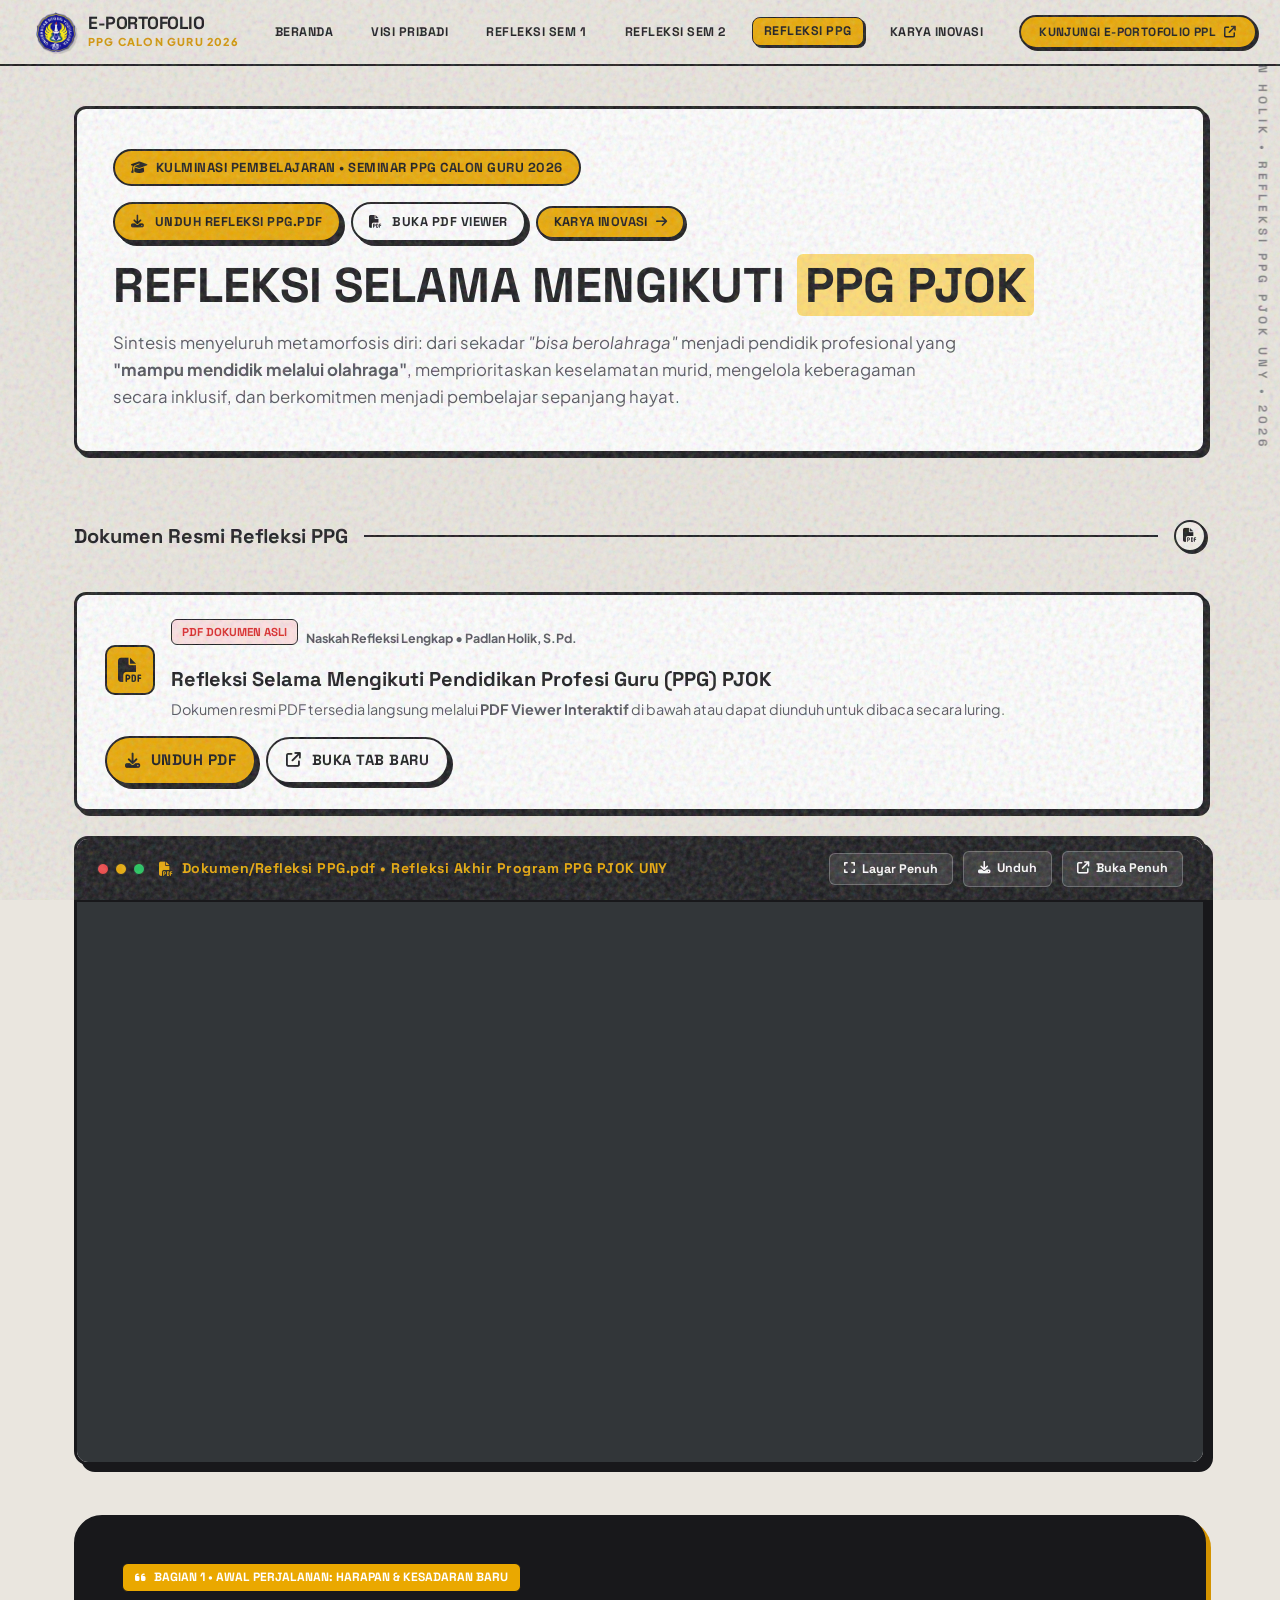
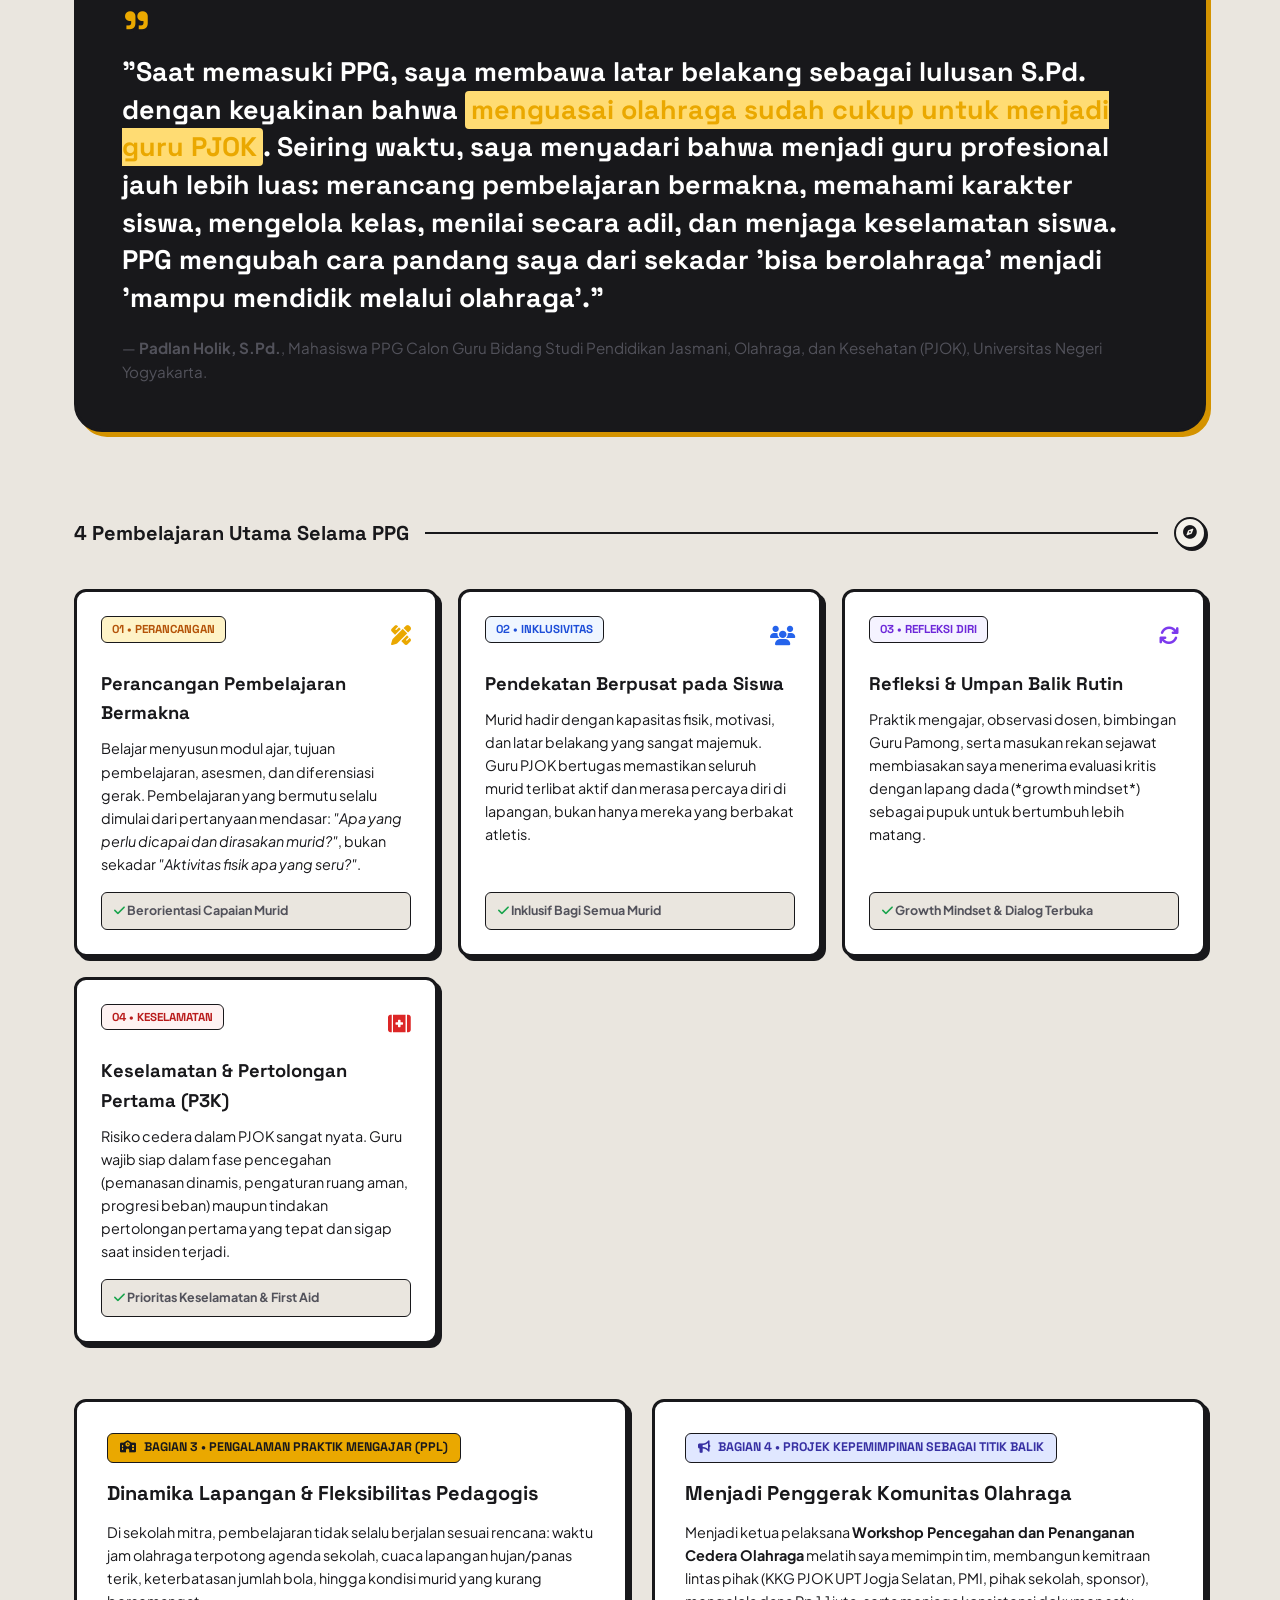
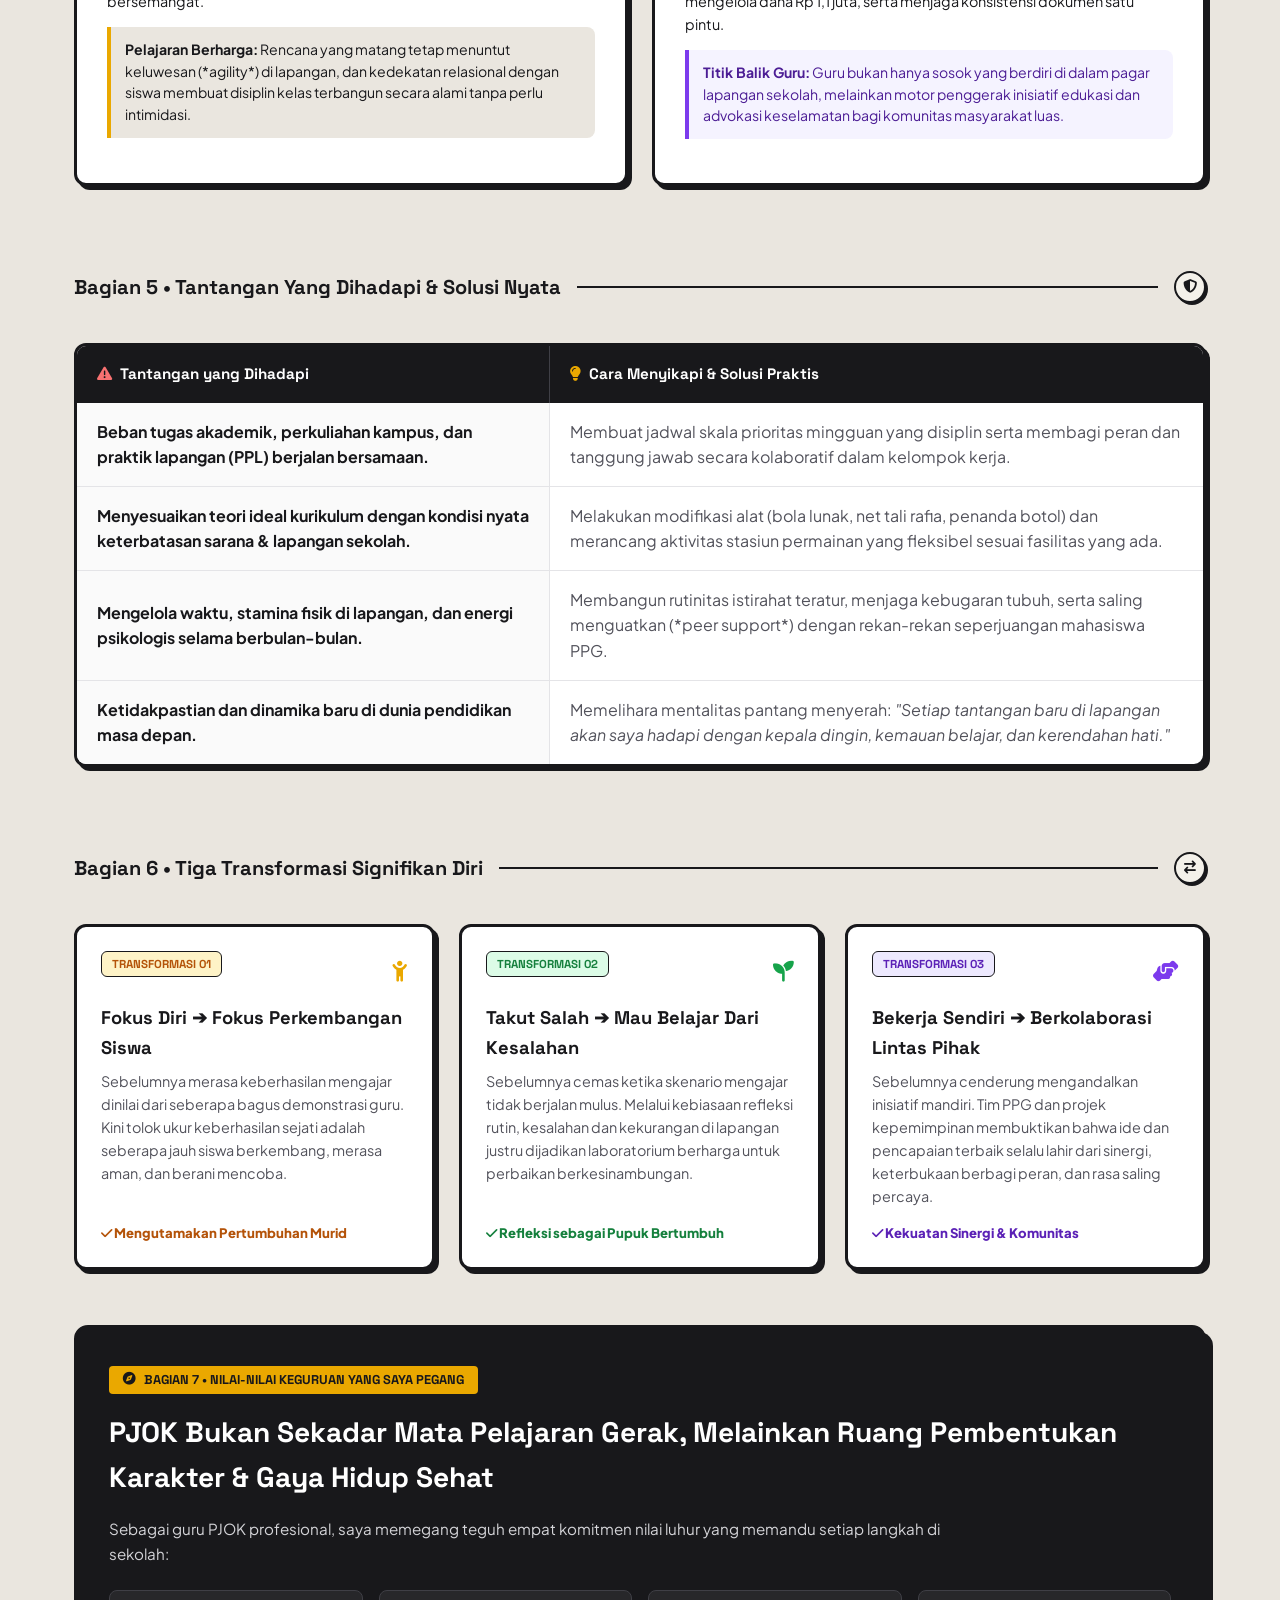
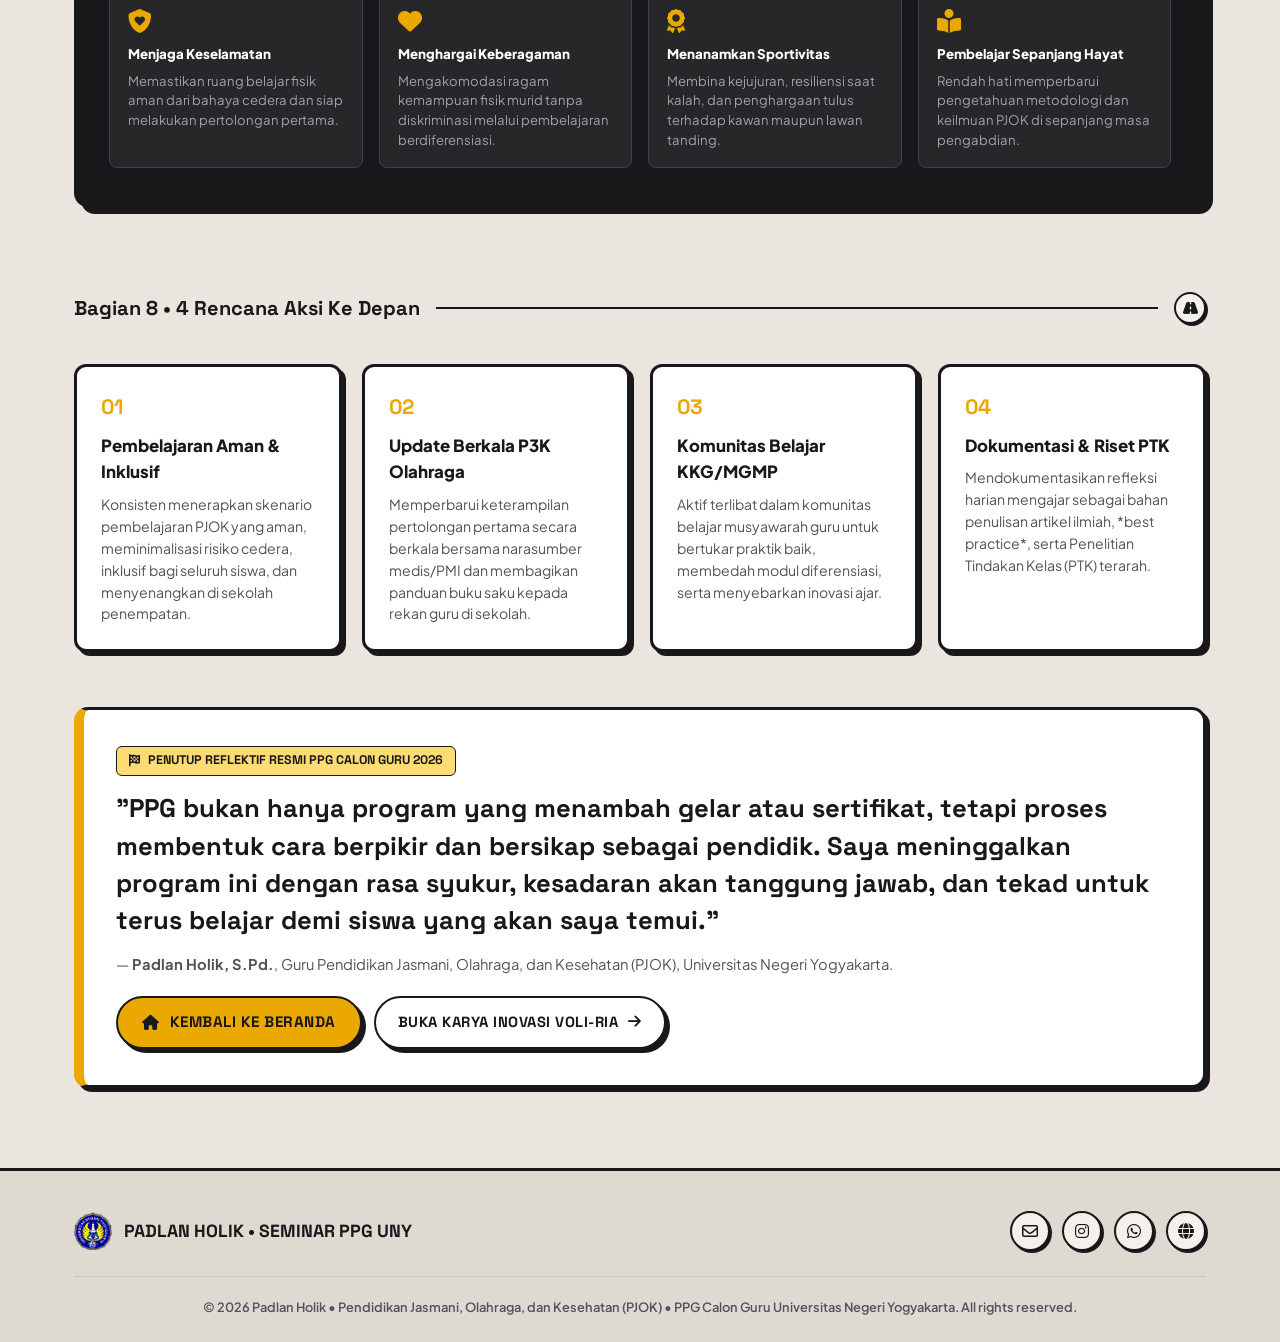
<file: refleksi-ppg.html>
<!doctype html>
<html lang="id">
  <head>
    <meta charset="UTF-8" />
    <meta name="viewport" content="width=device-width, initial-scale=1.0" />
    <title>Refleksi Selama Mengikuti PPG PJOK | E-Portofolio Padlan Holik - UNY</title>
    <meta name="description" content="Refleksi komprehensif selama mengikuti Program Pendidikan Profesi Guru (PPG) Calon Guru PJOK di Universitas Negeri Yogyakarta oleh Padlan Holik, S.Pd." />

    <!-- Favicon -->
    <link rel="shortcut icon" href="images/Logo Uny outlitne.png" type="image/x-icon" />

    <!-- Font Awesome 6.5.1 -->
    <link rel="stylesheet" href="https://cdnjs.cloudflare.com/ajax/libs/font-awesome/6.5.1/css/all.min.css" />

    <!-- CSS Utama -->
    <link rel="stylesheet" href="css/style.css" />
  </head>

  <body>
    <!-- TEKSTUR KERTAS / GRAIN OVERLAY -->
    <div class="grain-overlay" aria-hidden="true"></div>

    <!-- RUNNING SIDE LABEL -->
    <div class="side-runner" aria-hidden="true">PADLAN HOLIK • REFLEKSI PPG PJOK UNY • 2026</div>

    <!-- NAVBAR -->
    <header class="navbar">
      <div class="container nav-inner">
        <a href="index.html" class="brand">
          <img src="images/logo_uny.png" alt="Logo UNY" class="brand-logo" />
          <div class="brand-text">
            <span class="brand-title">E-PORTOFOLIO</span>
            <span class="brand-sub">PPG CALON GURU 2026</span>
          </div>
        </a>

        <nav class="nav-center-wrapper" id="navMenu">
          <ul class="nav-menu">
            <li><a href="index.html" class="nav-link">Beranda</a></li>
            <li><a href="visi.html" class="nav-link">Visi Pribadi</a></li>
            <li><a href="sem1.html" class="nav-link">Refleksi Sem 1</a></li>
            <li><a href="sem2.html" class="nav-link">Refleksi Sem 2</a></li>
            <li><a href="refleksi-ppg.html" class="nav-link active">Refleksi PPG</a></li>
            <li><a href="karya.html" class="nav-link">Karya Inovasi</a></li>
          </ul>
        </nav>

        <a href="https://e-portofolio-ppg-padlan.vercel.app/" target="_blank" class="btn-nav">
          <span>Kunjungi E-Portofolio PPL</span>
          <i class="fa-solid fa-arrow-up-right-from-square"></i>
        </a>

        <button class="nav-toggle" id="navToggle" aria-label="Buka Menu Navigasi">
          <i class="fa-solid fa-bars"></i>
        </button>
      </div>
    </header>

    <main style="padding-top: 40px; padding-bottom: 80px">
      <!-- PAGE HEADER BANNER -->
      <section class="container" style="margin-bottom: 36px">
        <div style="background-color: var(--white); border: var(--border-thick); border-radius: 12px; padding: 40px 36px; box-shadow: var(--shadow-hard); position: relative; overflow: hidden">
          <div style="display: flex; flex-wrap: wrap; align-items: center; justify-content: space-between; gap: 16px; margin-bottom: 16px">
            <div
              style="
                display: inline-flex;
                align-items: center;
                gap: 8px;
                background-color: var(--mustard);
                border: var(--border-medium);
                padding: 6px 16px;
                border-radius: 30px;
                font-family: var(--font-display);
                font-size: 0.82rem;
                font-weight: 800;
                text-transform: uppercase;
                letter-spacing: 0.5px;
              "
            >
              <i class="fa-solid fa-graduation-cap"></i>
              <span>Kulminasi Pembelajaran • Seminar PPG Calon Guru 2026</span>
            </div>

            <div style="display: flex; align-items: center; gap: 10px; flex-wrap: wrap">
              <a href="Dokumen/Refleksi%20PPG.pdf" download="Refleksi PPG.pdf" class="btn-primary" style="font-size: 0.8rem; padding: 8px 16px">
                <i class="fa-solid fa-download"></i>
                <span>Unduh Refleksi PPG.pdf</span>
              </a>
              <a href="#pdf-viewer" class="btn-outline" style="font-size: 0.8rem; padding: 8px 16px">
                <i class="fa-solid fa-file-pdf"></i>
                <span>Buka PDF Viewer</span>
              </a>
              <a href="karya.html" class="btn-nav" style="font-size: 0.8rem; padding: 8px 16px">
                <span>Karya Inovasi</span>
                <i class="fa-solid fa-arrow-right"></i>
              </a>
            </div>
          </div>

          <h1 style="font-family: var(--font-display); font-size: clamp(2rem, 3.8vw, 3.2rem); font-weight: 900; color: var(--charcoal); line-height: 1.15; margin-bottom: 16px; text-transform: uppercase">
            Refleksi Selama Mengikuti <span style="background-color: var(--mustard-light); padding: 0 8px; border-radius: 6px">PPG PJOK</span>
          </h1>
          <p style="font-size: 1.05rem; color: var(--charcoal-muted); max-width: 860px; line-height: 1.6">
            Sintesis menyeluruh metamorfosis diri: dari sekadar <em>"bisa berolahraga"</em> menjadi pendidik profesional yang <strong>"mampu mendidik melalui olahraga"</strong>, memprioritaskan keselamatan murid, mengelola keberagaman secara inklusif, dan berkomitmen menjadi pembelajar sepanjang hayat.
          </p>
        </div>
      </section>

      <!-- SECTION: FITUR PDF VIEWER INTERAKTIF DOKUMEN/REFLEKSI PPG.PDF -->
      <section class="container" id="pdf-viewer" style="margin-bottom: 50px">
        <div class="section-divider">
          <h2 class="section-divider-title">Dokumen Resmi Refleksi PPG</h2>
          <div class="section-divider-line"></div>
          <div class="section-divider-arrow"><i class="fa-solid fa-file-pdf"></i></div>
        </div>

        <div style="background-color: var(--white); border: var(--border-thick); border-radius: 12px; padding: 24px 28px; box-shadow: var(--shadow-hard); margin-bottom: 24px; display: flex; flex-wrap: wrap; align-items: center; justify-content: space-between; gap: 16px">
          <div style="display: flex; align-items: center; gap: 16px">
            <div style="width: 50px; height: 50px; background-color: var(--mustard); border: var(--border-medium); border-radius: 10px; display: flex; align-items: center; justify-content: center; font-size: 1.5rem; color: var(--charcoal); flex-shrink: 0">
              <i class="fa-solid fa-file-pdf"></i>
            </div>
            <div>
              <div style="display: flex; align-items: center; gap: 8px; margin-bottom: 4px">
                <span class="course-card-tag" style="background-color: #fee2e2; color: #dc2626">PDF Dokumen Asli</span>
                <span style="font-size: 0.78rem; font-weight: 700; color: var(--charcoal-muted)">Naskah Refleksi Lengkap • Padlan Holik, S.Pd.</span>
              </div>
              <h4 style="font-family: var(--font-display); font-size: 1.25rem; font-weight: 900; color: var(--charcoal); margin-bottom: 4px">
                Refleksi Selama Mengikuti Pendidikan Profesi Guru (PPG) PJOK
              </h4>
              <p style="font-size: 0.9rem; color: var(--charcoal-muted); line-height: 1.45">
                Dokumen resmi PDF tersedia langsung melalui <strong>PDF Viewer Interaktif</strong> di bawah atau dapat diunduh untuk dibaca secara luring.
              </p>
            </div>
          </div>

          <div style="display: flex; align-items: center; gap: 10px; flex-wrap: wrap">
            <a
              href="Dokumen/Refleksi%20PPG.pdf"
              download="Refleksi PPG.pdf"
              class="btn-primary"
              style="padding: 10px 18px"
            >
              <i class="fa-solid fa-download"></i>
              <span>Unduh PDF</span>
            </a>
            <a
              href="Dokumen/Refleksi%20PPG.pdf"
              target="_blank"
              class="btn-outline"
              style="padding: 10px 18px"
            >
              <i class="fa-solid fa-arrow-up-right-from-square"></i>
              <span>Buka Tab Baru</span>
            </a>
          </div>
        </div>

        <!-- VIEWER CARD -->
        <div class="pdf-viewer-card" id="pdfViewerCard">
          <div class="pdf-viewer-header">
            <div class="pdf-viewer-title-group">
              <div class="pdf-window-dots">
                <span class="pdf-window-dot dot-red"></span>
                <span class="pdf-window-dot dot-yellow"></span>
                <span class="pdf-window-dot dot-green"></span>
              </div>
              <span class="pdf-filename" id="pdfViewerFilename">
                <i class="fa-solid fa-file-pdf"></i> Dokumen/Refleksi PPG.pdf • Refleksi Akhir Program PPG PJOK UNY
              </span>
            </div>

            <div class="pdf-toolbar-actions">
              <button class="pdf-action-btn" id="btnFullscreenPdf" type="button" title="Mode Layar Penuh">
                <i class="fa-solid fa-expand" id="fullscreenIcon"></i>
                <span id="fullscreenText">Layar Penuh</span>
              </button>
              <a href="Dokumen/Refleksi%20PPG.pdf" download="Refleksi PPG.pdf" class="pdf-action-btn" title="Unduh File">
                <i class="fa-solid fa-download"></i>
                <span>Unduh</span>
              </a>
              <a href="Dokumen/Refleksi%20PPG.pdf" target="_blank" class="pdf-action-btn" title="Buka di Jendela Baru">
                <i class="fa-solid fa-arrow-up-right-from-square"></i>
                <span>Buka Penuh</span>
              </a>
            </div>
          </div>

          <div class="pdf-viewer-body" style="height: 560px">
            <iframe
              id="pdfIframe"
              src="Dokumen/Refleksi%20PPG.pdf#toolbar=1&navpanes=1&scrollbar=1"
              title="Pratinjau Dokumen Refleksi PPG"
              loading="lazy"
            ></iframe>
          </div>
        </div>
      </section>

      <!-- 1. AWAL PERJALANAN: HARAPAN DAN KESADARAN BARU -->
      <section class="container" style="margin-bottom: 55px">
        <div class="refleksi-banner">
          <div class="refleksi-grid" style="grid-template-columns: 1fr">
            <div class="refleksi-text" style="max-width: 100%">
              <div style="display: inline-flex; align-items: center; gap: 8px; background-color: var(--mustard); padding: 4px 12px; border-radius: 6px; border: var(--border-thin); font-family: var(--font-display); font-size: 0.75rem; font-weight: 800; text-transform: uppercase; margin-bottom: 12px">
                <i class="fa-solid fa-quote-left"></i>
                <span>Bagian 1 • Awal Perjalanan: Harapan & Kesadaran Baru</span>
              </div>
              <span class="quote-mark" style="font-size: 3.5rem">”</span>
              <h3 style="font-size: clamp(1.35rem, 2.1vw, 1.85rem); line-height: 1.4; margin-bottom: 18px">
                "Saat memasuki PPG, saya membawa latar belakang sebagai lulusan S.Pd. dengan keyakinan bahwa <span style="background-color: var(--mustard-light); padding: 2px 6px; border-radius: 4px">menguasai olahraga sudah cukup untuk menjadi guru PJOK</span>.
                Seiring waktu, saya menyadari bahwa menjadi guru profesional jauh lebih luas: merancang pembelajaran bermakna, memahami karakter siswa, mengelola kelas, menilai secara adil, dan menjaga keselamatan siswa.
                <strong>PPG mengubah cara pandang saya dari sekadar 'bisa berolahraga' menjadi 'mampu mendidik melalui olahraga'.</strong>"
              </h3>
              <p style="font-size: 0.95rem; color: var(--charcoal-muted); line-height: 1.6; margin-bottom: 0">
                — <strong>Padlan Holik, S.Pd.</strong>, Mahasiswa PPG Calon Guru Bidang Studi Pendidikan Jasmani, Olahraga, dan Kesehatan (PJOK), Universitas Negeri Yogyakarta.
              </p>
            </div>
          </div>
        </div>
      </section>

      <!-- 2. PEMBELAJARAN UTAMA SELAMA PPG -->
      <section class="container" style="margin-bottom: 55px">
        <div class="section-divider">
          <h2 class="section-divider-title">4 Pembelajaran Utama Selama PPG</h2>
          <div class="section-divider-line"></div>
          <div class="section-divider-arrow"><i class="fa-solid fa-compass"></i></div>
        </div>

        <div style="display: grid; grid-template-columns: repeat(auto-fit, minmax(280px, 1fr)); gap: 20px">
          <!-- 1. Perancangan Pembelajaran -->
          <div style="background-color: var(--white); border: var(--border-thick); border-radius: 12px; padding: 24px; box-shadow: var(--shadow-hard); display: flex; flex-direction: column; justify-content: space-between">
            <div>
              <div style="display: flex; align-items: center; justify-content: space-between; margin-bottom: 12px">
                <span class="course-card-tag" style="background-color: #fef3c7; color: #b45309">01 • PERANCANGAN</span>
                <i class="fa-solid fa-pen-ruler" style="font-size: 1.25rem; color: var(--mustard)"></i>
              </div>
              <h4 style="font-family: var(--font-display); font-size: 1.15rem; font-weight: 800; margin-bottom: 10px">
                Perancangan Pembelajaran Bermakna
              </h4>
              <p style="font-size: 0.9rem; color: var(--charcoal); line-height: 1.6">
                Belajar menyusun modul ajar, tujuan pembelajaran, asesmen, dan diferensiasi gerak. Pembelajaran yang bermutu selalu dimulai dari pertanyaan mendasar: <em>"Apa yang perlu dicapai dan dirasakan murid?"</em>, bukan sekadar <em>"Aktivitas fisik apa yang seru?"</em>.
              </p>
            </div>
            <div style="margin-top: 16px; background-color: var(--paper-bg); border: var(--border-thin); border-radius: 6px; padding: 8px 12px; font-size: 0.78rem; font-weight: 700; color: var(--charcoal-muted)">
              <i class="fa-solid fa-check" style="color: #16a34a"></i> Berorientasi Capaian Murid
            </div>
          </div>

          <!-- 2. Pendekatan Berpusat pada Siswa -->
          <div style="background-color: var(--white); border: var(--border-thick); border-radius: 12px; padding: 24px; box-shadow: var(--shadow-hard); display: flex; flex-direction: column; justify-content: space-between">
            <div>
              <div style="display: flex; align-items: center; justify-content: space-between; margin-bottom: 12px">
                <span class="course-card-tag" style="background-color: #eff6ff; color: #1d4ed8">02 • INKLUSIVITAS</span>
                <i class="fa-solid fa-users" style="font-size: 1.25rem; color: #2563eb"></i>
              </div>
              <h4 style="font-family: var(--font-display); font-size: 1.15rem; font-weight: 800; margin-bottom: 10px">
                Pendekatan Berpusat pada Siswa
              </h4>
              <p style="font-size: 0.9rem; color: var(--charcoal); line-height: 1.6">
                Murid hadir dengan kapasitas fisik, motivasi, dan latar belakang yang sangat majemuk. Guru PJOK bertugas memastikan seluruh murid terlibat aktif dan merasa percaya diri di lapangan, bukan hanya mereka yang berbakat atletis.
              </p>
            </div>
            <div style="margin-top: 16px; background-color: var(--paper-bg); border: var(--border-thin); border-radius: 6px; padding: 8px 12px; font-size: 0.78rem; font-weight: 700; color: var(--charcoal-muted)">
              <i class="fa-solid fa-check" style="color: #16a34a"></i> Inklusif Bagi Semua Murid
            </div>
          </div>

          <!-- 3. Refleksi dan Umpan Balik -->
          <div style="background-color: var(--white); border: var(--border-thick); border-radius: 12px; padding: 24px; box-shadow: var(--shadow-hard); display: flex; flex-direction: column; justify-content: space-between">
            <div>
              <div style="display: flex; align-items: center; justify-content: space-between; margin-bottom: 12px">
                <span class="course-card-tag" style="background-color: #f5f3ff; color: #6d28d9">03 • REFLEKSI DIRI</span>
                <i class="fa-solid fa-arrows-rotate" style="font-size: 1.25rem; color: #7c3aed"></i>
              </div>
              <h4 style="font-family: var(--font-display); font-size: 1.15rem; font-weight: 800; margin-bottom: 10px">
                Refleksi & Umpan Balik Rutin
              </h4>
              <p style="font-size: 0.9rem; color: var(--charcoal); line-height: 1.6">
                Praktik mengajar, observasi dosen, bimbingan Guru Pamong, serta masukan rekan sejawat membiasakan saya menerima evaluasi kritis dengan lapang dada (*growth mindset*) sebagai pupuk untuk bertumbuh lebih matang.
              </p>
            </div>
            <div style="margin-top: 16px; background-color: var(--paper-bg); border: var(--border-thin); border-radius: 6px; padding: 8px 12px; font-size: 0.78rem; font-weight: 700; color: var(--charcoal-muted)">
              <i class="fa-solid fa-check" style="color: #16a34a"></i> Growth Mindset & Dialog Terbuka
            </div>
          </div>

          <!-- 4. Keselamatan dan Kesehatan -->
          <div style="background-color: var(--white); border: var(--border-thick); border-radius: 12px; padding: 24px; box-shadow: var(--shadow-hard); display: flex; flex-direction: column; justify-content: space-between">
            <div>
              <div style="display: flex; align-items: center; justify-content: space-between; margin-bottom: 12px">
                <span class="course-card-tag" style="background-color: #fef2f2; color: #b91c1c">04 • KESELAMATAN</span>
                <i class="fa-solid fa-kit-medical" style="font-size: 1.25rem; color: #dc2626"></i>
              </div>
              <h4 style="font-family: var(--font-display); font-size: 1.15rem; font-weight: 800; margin-bottom: 10px">
                Keselamatan & Pertolongan Pertama (P3K)
              </h4>
              <p style="font-size: 0.9rem; color: var(--charcoal); line-height: 1.6">
                Risiko cedera dalam PJOK sangat nyata. Guru wajib siap dalam fase pencegahan (pemanasan dinamis, pengaturan ruang aman, progresi beban) maupun tindakan pertolongan pertama yang tepat dan sigap saat insiden terjadi.
              </p>
            </div>
            <div style="margin-top: 16px; background-color: var(--paper-bg); border: var(--border-thin); border-radius: 6px; padding: 8px 12px; font-size: 0.78rem; font-weight: 700; color: var(--charcoal-muted)">
              <i class="fa-solid fa-check" style="color: #16a34a"></i> Prioritas Keselamatan & First Aid
            </div>
          </div>
        </div>
      </section>

      <!-- 3. PPL & 4. PROJEK KEPEMIMPINAN (DUA PILAR PENGALAMAN) -->
      <section class="container" style="margin-bottom: 55px">
        <div style="display: grid; grid-template-columns: repeat(auto-fit, minmax(320px, 1fr)); gap: 24px">
          <!-- Kolom PPL -->
          <div style="background-color: var(--white); border: var(--border-thick); border-radius: 12px; padding: 30px; box-shadow: var(--shadow-hard)">
            <div style="display: inline-flex; align-items: center; gap: 8px; background-color: var(--mustard); padding: 4px 12px; border-radius: 6px; border: var(--border-thin); font-family: var(--font-display); font-size: 0.78rem; font-weight: 800; text-transform: uppercase; margin-bottom: 14px">
              <i class="fa-solid fa-school"></i>
              <span>Bagian 3 • Pengalaman Praktik Mengajar (PPL)</span>
            </div>
            <h3 style="font-family: var(--font-display); font-size: 1.25rem; font-weight: 900; margin-bottom: 12px">
              Dinamika Lapangan & Fleksibilitas Pedagogis
            </h3>
            <p style="font-size: 0.9rem; color: var(--charcoal); line-height: 1.6; margin-bottom: 14px">
              Di sekolah mitra, pembelajaran tidak selalu berjalan sesuai rencana: waktu jam olahraga terpotong agenda sekolah, cuaca lapangan hujan/panas terik, keterbatasan jumlah bola, hingga kondisi murid yang kurang bersemangat.
            </p>
            <div style="background-color: var(--paper-bg); border-left: 4px solid var(--mustard); padding: 12px 14px; border-radius: 0 8px 8px 0; margin-bottom: 14px; font-size: 0.88rem; line-height: 1.55; color: var(--charcoal)">
              <strong>Pelajaran Berharga:</strong> Rencana yang matang tetap menuntut keluwesan (*agility*) di lapangan, dan kedekatan relasional dengan siswa membuat disiplin kelas terbangun secara alami tanpa perlu intimidasi.
            </div>
          </div>

          <!-- Kolom Projek Kepemimpinan -->
          <div style="background-color: var(--white); border: var(--border-thick); border-radius: 12px; padding: 30px; box-shadow: var(--shadow-hard)">
            <div style="display: inline-flex; align-items: center; gap: 8px; background-color: #e0e7ff; color: #3730a3; padding: 4px 12px; border-radius: 6px; border: var(--border-thin); font-family: var(--font-display); font-size: 0.78rem; font-weight: 800; text-transform: uppercase; margin-bottom: 14px">
              <i class="fa-solid fa-bullhorn"></i>
              <span>Bagian 4 • Projek Kepemimpinan Sebagai Titik Balik</span>
            </div>
            <h3 style="font-family: var(--font-display); font-size: 1.25rem; font-weight: 900; margin-bottom: 12px">
              Menjadi Penggerak Komunitas Olahraga
            </h3>
            <p style="font-size: 0.9rem; color: var(--charcoal); line-height: 1.6; margin-bottom: 14px">
              Menjadi ketua pelaksana <strong>Workshop Pencegahan dan Penanganan Cedera Olahraga</strong> melatih saya memimpin tim, membangun kemitraan lintas pihak (KKG PJOK UPT Jogja Selatan, PMI, pihak sekolah, sponsor), mengelola dana Rp 1,1 juta, serta menjaga konsistensi dokumen satu pintu.
            </p>
            <div style="background-color: #f5f3ff; border-left: 4px solid #7c3aed; padding: 12px 14px; border-radius: 0 8px 8px 0; margin-bottom: 14px; font-size: 0.88rem; line-height: 1.55; color: #4c1d95">
              <strong>Titik Balik Guru:</strong> Guru bukan hanya sosok yang berdiri di dalam pagar lapangan sekolah, melainkan motor penggerak inisiatif edukasi dan advokasi keselamatan bagi komunitas masyarakat luas.
            </div>
          </div>
        </div>
      </section>

      <!-- 5. TANTANGAN YANG DIHADAPI & CARA MENYIKAPI (TABEL DARI PDF) -->
      <section class="container" style="margin-bottom: 55px">
        <div class="section-divider">
          <h2 class="section-divider-title">Bagian 5 • Tantangan yang Dihadapi & Solusi Nyata</h2>
          <div class="section-divider-line"></div>
          <div class="section-divider-arrow"><i class="fa-solid fa-shield-halved"></i></div>
        </div>

        <div style="background-color: var(--white); border: var(--border-thick); border-radius: 12px; overflow: hidden; box-shadow: var(--shadow-hard)">
          <div style="overflow-x: auto">
            <table style="width: 100%; border-collapse: collapse; text-align: left">
              <thead>
                <tr style="background-color: var(--charcoal); color: var(--white)">
                  <th style="padding: 16px 20px; font-family: var(--font-display); font-size: 0.95rem; width: 42%; border-right: 1px solid #3f3f46">
                    <i class="fa-solid fa-triangle-exclamation" style="color: #f87171; margin-right: 8px"></i>Tantangan yang Dihadapi
                  </th>
                  <th style="padding: 16px 20px; font-family: var(--font-display); font-size: 0.95rem; width: 58%">
                    <i class="fa-solid fa-lightbulb" style="color: var(--mustard); margin-right: 8px"></i>Cara Menyikapi & Solusi Praktis
                  </th>
                </tr>
              </thead>
              <tbody>
                <tr style="border-bottom: 1px solid #e4e4e7">
                  <td style="padding: 16px 20px; font-weight: 700; color: var(--charcoal); border-right: 1px solid #e4e4e7; background-color: #fafafa">
                    Beban tugas akademik, perkuliahan kampus, dan praktik lapangan (PPL) berjalan bersamaan.
                  </td>
                  <td style="padding: 16px 20px; color: var(--charcoal-muted); line-height: 1.6">
                    Membuat jadwal skala prioritas mingguan yang disiplin serta membagi peran dan tanggung jawab secara kolaboratif dalam kelompok kerja.
                  </td>
                </tr>
                <tr style="border-bottom: 1px solid #e4e4e7">
                  <td style="padding: 16px 20px; font-weight: 700; color: var(--charcoal); border-right: 1px solid #e4e4e7; background-color: #fafafa">
                    Menyesuaikan teori ideal kurikulum dengan kondisi nyata keterbatasan sarana & lapangan sekolah.
                  </td>
                  <td style="padding: 16px 20px; color: var(--charcoal-muted); line-height: 1.6">
                    Melakukan modifikasi alat (bola lunak, net tali rafia, penanda botol) dan merancang aktivitas stasiun permainan yang fleksibel sesuai fasilitas yang ada.
                  </td>
                </tr>
                <tr style="border-bottom: 1px solid #e4e4e7">
                  <td style="padding: 16px 20px; font-weight: 700; color: var(--charcoal); border-right: 1px solid #e4e4e7; background-color: #fafafa">
                    Mengelola waktu, stamina fisik di lapangan, dan energi psikologis selama berbulan-bulan.
                  </td>
                  <td style="padding: 16px 20px; color: var(--charcoal-muted); line-height: 1.6">
                    Membangun rutinitas istirahat teratur, menjaga kebugaran tubuh, serta saling menguatkan (*peer support*) dengan rekan-rekan seperjuangan mahasiswa PPG.
                  </td>
                </tr>
                <tr>
                  <td style="padding: 16px 20px; font-weight: 700; color: var(--charcoal); border-right: 1px solid #e4e4e7; background-color: #fafafa">
                    Ketidakpastian dan dinamika baru di dunia pendidikan masa depan.
                  </td>
                  <td style="padding: 16px 20px; color: var(--charcoal-muted); line-height: 1.6">
                    Memelihara mentalitas pantang menyerah: <em>"Setiap tantangan baru di lapangan akan saya hadapi dengan kepala dingin, kemauan belajar, dan kerendahan hati."</em>
                  </td>
                </tr>
              </tbody>
            </table>
          </div>
        </div>
      </section>

      <!-- 6. PERUBAHAN PADA DIRI SAYA (3 TRANSFORMASI DIRI) -->
      <section class="container" style="margin-bottom: 55px">
        <div class="section-divider">
          <h2 class="section-divider-title">Bagian 6 • Tiga Transformasi Signifikan Diri</h2>
          <div class="section-divider-line"></div>
          <div class="section-divider-arrow"><i class="fa-solid fa-arrow-right-arrow-left"></i></div>
        </div>

        <div style="display: grid; grid-template-columns: repeat(auto-fit, minmax(300px, 1fr)); gap: 24px">
          <!-- Transformasi 1 -->
          <div style="background-color: var(--white); border: var(--border-thick); border-radius: 12px; padding: 24px; box-shadow: var(--shadow-hard); display: flex; flex-direction: column; justify-content: space-between">
            <div>
              <div style="display: flex; align-items: center; justify-content: space-between; margin-bottom: 12px">
                <span class="course-card-tag" style="background-color: #fef3c7; color: #b45309">TRANSFORMASI 01</span>
                <i class="fa-solid fa-child-reaching" style="font-size: 1.3rem; color: var(--mustard)"></i>
              </div>
              <h4 style="font-family: var(--font-display); font-size: 1.15rem; font-weight: 800; margin-bottom: 8px">
                Fokus Diri ➔ Fokus Perkembangan Siswa
              </h4>
              <p style="font-size: 0.9rem; color: var(--charcoal-muted); line-height: 1.6">
                Sebelumnya merasa keberhasilan mengajar dinilai dari seberapa bagus demonstrasi guru. Kini tolok ukur keberhasilan sejati adalah seberapa jauh siswa berkembang, merasa aman, dan berani mencoba.
              </p>
            </div>
            <div style="margin-top: 14px; font-size: 0.82rem; font-weight: 800; color: #b45309">
              <i class="fa-solid fa-check"></i> Mengutamakan Pertumbuhan Murid
            </div>
          </div>

          <!-- Transformasi 2 -->
          <div style="background-color: var(--white); border: var(--border-thick); border-radius: 12px; padding: 24px; box-shadow: var(--shadow-hard); display: flex; flex-direction: column; justify-content: space-between">
            <div>
              <div style="display: flex; align-items: center; justify-content: space-between; margin-bottom: 12px">
                <span class="course-card-tag" style="background-color: #dcfce7; color: #15803d">TRANSFORMASI 02</span>
                <i class="fa-solid fa-seedling" style="font-size: 1.3rem; color: #16a34a"></i>
              </div>
              <h4 style="font-family: var(--font-display); font-size: 1.15rem; font-weight: 800; margin-bottom: 8px">
                Takut Salah ➔ Mau Belajar Dari Kesalahan
              </h4>
              <p style="font-size: 0.9rem; color: var(--charcoal-muted); line-height: 1.6">
                Sebelumnya cemas ketika skenario mengajar tidak berjalan mulus. Melalui kebiasaan refleksi rutin, kesalahan dan kekurangan di lapangan justru dijadikan laboratorium berharga untuk perbaikan berkesinambungan.
              </p>
            </div>
            <div style="margin-top: 14px; font-size: 0.82rem; font-weight: 800; color: #15803d">
              <i class="fa-solid fa-check"></i> Refleksi sebagai Pupuk Bertumbuh
            </div>
          </div>

          <!-- Transformasi 3 -->
          <div style="background-color: var(--white); border: var(--border-thick); border-radius: 12px; padding: 24px; box-shadow: var(--shadow-hard); display: flex; flex-direction: column; justify-content: space-between">
            <div>
              <div style="display: flex; align-items: center; justify-content: space-between; margin-bottom: 12px">
                <span class="course-card-tag" style="background-color: #ede9fe; color: #5b21b6">TRANSFORMASI 03</span>
                <i class="fa-solid fa-handshake-angle" style="font-size: 1.3rem; color: #7c3aed"></i>
              </div>
              <h4 style="font-family: var(--font-display); font-size: 1.15rem; font-weight: 800; margin-bottom: 8px">
                Bekerja Sendiri ➔ Berkolaborasi Lintas Pihak
              </h4>
              <p style="font-size: 0.9rem; color: var(--charcoal-muted); line-height: 1.6">
                Sebelumnya cenderung mengandalkan inisiatif mandiri. Tim PPG dan projek kepemimpinan membuktikan bahwa ide dan pencapaian terbaik selalu lahir dari sinergi, keterbukaan berbagi peran, dan rasa saling percaya.
              </p>
            </div>
            <div style="margin-top: 14px; font-size: 0.82rem; font-weight: 800; color: #5b21b6">
              <i class="fa-solid fa-check"></i> Kekuatan Sinergi & Komunitas
            </div>
          </div>
        </div>
      </section>

      <!-- 7. NILAI-NILAI KEGURUAN YANG SAYA PEGANG -->
      <section class="container" style="margin-bottom: 55px">
        <div style="background-color: var(--charcoal); color: var(--white); border: var(--border-thick); border-radius: 14px; padding: 36px 32px; box-shadow: var(--shadow-hard-lg)">
          <div style="display: inline-flex; align-items: center; gap: 8px; background-color: var(--mustard); color: var(--charcoal); padding: 4px 14px; border-radius: 4px; font-family: var(--font-display); font-size: 0.8rem; font-weight: 900; text-transform: uppercase; margin-bottom: 16px">
            <i class="fa-solid fa-compass"></i>
            <span>Bagian 7 • Nilai-Nilai Keguruan yang Saya Pegang</span>
          </div>

          <h3 style="font-family: var(--font-display); font-size: clamp(1.4rem, 2.2vw, 1.9rem); font-weight: 900; margin-bottom: 16px">
            PJOK Bukan Sekadar Mata Pelajaran Gerak, Melainkan Ruang Pembentukan Karakter & Gaya Hidup Sehat
          </h3>
          <p style="font-size: 0.95rem; color: #d4d4d8; line-height: 1.65; max-width: 880px; margin-bottom: 24px">
            Sebagai guru PJOK profesional, saya memegang teguh empat komitmen nilai luhur yang memandu setiap langkah di sekolah:
          </p>

          <div style="display: grid; grid-template-columns: repeat(auto-fit, minmax(220px, 1fr)); gap: 16px">
            <div style="background-color: #27272a; border: 1px solid #3f3f46; border-radius: 8px; padding: 18px">
              <i class="fa-solid fa-shield-heart" style="color: var(--mustard); font-size: 1.5rem; margin-bottom: 10px; display: block"></i>
              <h5 style="color: var(--white); font-weight: 800; margin-bottom: 6px">Menjaga Keselamatan</h5>
              <p style="font-size: 0.82rem; color: #a1a1aa; line-height: 1.5">Memastikan ruang belajar fisik aman dari bahaya cedera dan siap melakukan pertolongan pertama.</p>
            </div>

            <div style="background-color: #27272a; border: 1px solid #3f3f46; border-radius: 8px; padding: 18px">
              <i class="fa-solid fa-heart" style="color: var(--mustard); font-size: 1.5rem; margin-bottom: 10px; display: block"></i>
              <h5 style="color: var(--white); font-weight: 800; margin-bottom: 6px">Menghargai Keberagaman</h5>
              <p style="font-size: 0.82rem; color: #a1a1aa; line-height: 1.5">Mengakomodasi ragam kemampuan fisik murid tanpa diskriminasi melalui pembelajaran berdiferensiasi.</p>
            </div>

            <div style="background-color: #27272a; border: 1px solid #3f3f46; border-radius: 8px; padding: 18px">
              <i class="fa-solid fa-award" style="color: var(--mustard); font-size: 1.5rem; margin-bottom: 10px; display: block"></i>
              <h5 style="color: var(--white); font-weight: 800; margin-bottom: 6px">Menanamkan Sportivitas</h5>
              <p style="font-size: 0.82rem; color: #a1a1aa; line-height: 1.5">Membina kejujuran, resiliensi saat kalah, dan penghargaan tulus terhadap kawan maupun lawan tanding.</p>
            </div>

            <div style="background-color: #27272a; border: 1px solid #3f3f46; border-radius: 8px; padding: 18px">
              <i class="fa-solid fa-book-open-reader" style="color: var(--mustard); font-size: 1.5rem; margin-bottom: 10px; display: block"></i>
              <h5 style="color: var(--white); font-weight: 800; margin-bottom: 6px">Pembelajar Sepanjang Hayat</h5>
              <p style="font-size: 0.82rem; color: #a1a1aa; line-height: 1.5">Rendah hati memperbarui pengetahuan metodologi dan keilmuan PJOK di sepanjang masa pengabdian.</p>
            </div>
          </div>
        </div>
      </section>

      <!-- 8. RENCANA KE DEPAN (ROADMAP DARI PDF) -->
      <section class="container" style="margin-bottom: 55px">
        <div class="section-divider">
          <h2 class="section-divider-title">Bagian 8 • 4 Rencana Aksi ke Depan</h2>
          <div class="section-divider-line"></div>
          <div class="section-divider-arrow"><i class="fa-solid fa-road"></i></div>
        </div>

        <div style="display: grid; grid-template-columns: repeat(auto-fit, minmax(260px, 1fr)); gap: 20px">
          <div style="background-color: var(--white); border: var(--border-thick); border-radius: 12px; padding: 24px; box-shadow: var(--shadow-hard)">
            <div style="font-family: var(--font-display); font-weight: 900; font-size: 1.3rem; color: var(--mustard); margin-bottom: 8px">01</div>
            <h5 style="font-size: 1.05rem; font-weight: 800; margin-bottom: 8px">Pembelajaran Aman & Inklusif</h5>
            <p style="font-size: 0.88rem; color: var(--charcoal-muted); line-height: 1.55">
              Konsisten menerapkan skenario pembelajaran PJOK yang aman, meminimalisasi risiko cedera, inklusif bagi seluruh siswa, dan menyenangkan di sekolah penempatan.
            </p>
          </div>

          <div style="background-color: var(--white); border: var(--border-thick); border-radius: 12px; padding: 24px; box-shadow: var(--shadow-hard)">
            <div style="font-family: var(--font-display); font-weight: 900; font-size: 1.3rem; color: var(--mustard); margin-bottom: 8px">02</div>
            <h5 style="font-size: 1.05rem; font-weight: 800; margin-bottom: 8px">Update Berkala P3K Olahraga</h5>
            <p style="font-size: 0.88rem; color: var(--charcoal-muted); line-height: 1.55">
              Memperbarui keterampilan pertolongan pertama secara berkala bersama narasumber medis/PMI dan membagikan panduan buku saku kepada rekan guru di sekolah.
            </p>
          </div>

          <div style="background-color: var(--white); border: var(--border-thick); border-radius: 12px; padding: 24px; box-shadow: var(--shadow-hard)">
            <div style="font-family: var(--font-display); font-weight: 900; font-size: 1.3rem; color: var(--mustard); margin-bottom: 8px">03</div>
            <h5 style="font-size: 1.05rem; font-weight: 800; margin-bottom: 8px">Komunitas Belajar KKG/MGMP</h5>
            <p style="font-size: 0.88rem; color: var(--charcoal-muted); line-height: 1.55">
              Aktif terlibat dalam komunitas belajar musyawarah guru untuk bertukar praktik baik, membedah modul diferensiasi, serta menyebarkan inovasi ajar.
            </p>
          </div>

          <div style="background-color: var(--white); border: var(--border-thick); border-radius: 12px; padding: 24px; box-shadow: var(--shadow-hard)">
            <div style="font-family: var(--font-display); font-weight: 900; font-size: 1.3rem; color: var(--mustard); margin-bottom: 8px">04</div>
            <h5 style="font-size: 1.05rem; font-weight: 800; margin-bottom: 8px">Dokumentasi & Riset PTK</h5>
            <p style="font-size: 0.88rem; color: var(--charcoal-muted); line-height: 1.55">
              Mendokumentasikan refleksi harian mengajar sebagai bahan penulisan artikel ilmiah, *best practice*, serta Penelitian Tindakan Kelas (PTK) terarah.
            </p>
          </div>
        </div>
      </section>

      <!-- PENUTUP: KUTIPAN RESMI DARI DOKUMEN -->
      <section class="container">
        <div style="background-color: var(--white); border: var(--border-thick); border-radius: 14px; padding: 36px 32px; box-shadow: var(--shadow-hard); border-left: 10px solid var(--mustard)">
          <div style="display: inline-flex; align-items: center; gap: 8px; background-color: var(--mustard-light); padding: 4px 12px; border-radius: 6px; border: var(--border-thin); font-family: var(--font-display); font-size: 0.78rem; font-weight: 800; text-transform: uppercase; margin-bottom: 14px">
            <i class="fa-solid fa-flag-checkered"></i>
            <span>Penutup Reflektif Resmi PPG Calon Guru 2026</span>
          </div>
          <h3 style="font-family: var(--font-display); font-size: clamp(1.25rem, 2vw, 1.6rem); font-weight: 900; line-height: 1.45; color: var(--charcoal); margin-bottom: 14px">
            "PPG bukan hanya program yang menambah gelar atau sertifikat, tetapi proses membentuk cara berpikir dan bersikap sebagai pendidik. Saya meninggalkan program ini dengan rasa syukur, kesadaran akan tanggung jawab, dan tekad untuk terus belajar demi siswa yang akan saya temui."
          </h3>
          <p style="font-size: 0.92rem; color: var(--charcoal-muted); margin-bottom: 20px">
            — <strong>Padlan Holik, S.Pd.</strong>, Guru Pendidikan Jasmani, Olahraga, dan Kesehatan (PJOK), Universitas Negeri Yogyakarta.
          </p>

          <div style="display: flex; gap: 12px; flex-wrap: wrap">
            <a href="index.html" class="btn-primary">
              <i class="fa-solid fa-home"></i>
              <span>Kembali ke Beranda</span>
            </a>
            <a href="karya.html" class="btn-outline">
              <span>Buka Karya Inovasi VOLI-RIA</span>
              <i class="fa-solid fa-arrow-right"></i>
            </a>
          </div>
        </div>
      </section>
    </main>

    <!-- ==================== FOOTER ==================== -->
    <footer class="footer">
      <div class="container">
        <div class="footer-inner">
          <div class="footer-brand">
            <img src="images/logo_uny.png" alt="Logo UNY" style="height: 38px" />
            <span style="font-family: var(--font-display); font-weight: 900; font-size: 1.1rem; color: var(--charcoal)"> PADLAN HOLIK • SEMINAR PPG UNY </span>
          </div>

          <div class="footer-socials">
            <a href="mailto:padlanholik2001@gmail.com" class="social-circle-btn" title="Email"><i class="fa-regular fa-envelope"></i></a>
            <a href="https://www.instagram.com/padlanholik/" target="_blank" class="social-circle-btn" title="Instagram"><i class="fa-brands fa-instagram"></i></a>
            <a href="https://wa.me/628990978313" target="_blank" class="social-circle-btn" title="WhatsApp"><i class="fa-brands fa-whatsapp"></i></a>
            <a href="https://e-portofolio-ppg-padlan.vercel.app/" target="_blank" class="social-circle-btn" title="E-Portofolio Eksternal"><i class="fa-solid fa-globe"></i></a>
          </div>
        </div>

        <div class="footer-bottom">
          <p>© 2026 Padlan Holik • Pendidikan Jasmani, Olahraga, dan Kesehatan (PJOK) • PPG Calon Guru Universitas Negeri Yogyakarta. All rights reserved.</p>
        </div>
      </div>
    </footer>

    <script>
      // Mobile Navbar Toggle
      const navToggle = document.getElementById("navToggle");
      const navMenu = document.getElementById("navMenu");
      if (navToggle && navMenu) {
        navToggle.addEventListener("click", () => {
          navMenu.classList.toggle("show");
          const icon = navToggle.querySelector("i");
          if (icon) {
            icon.classList.toggle("fa-bars");
            icon.classList.toggle("fa-xmark");
          }
        });

        document.querySelectorAll(".nav-link").forEach((link) => {
          link.addEventListener("click", () => {
            navMenu.classList.remove("show");
            const icon = navToggle.querySelector("i");
            if (icon) {
              icon.classList.add("fa-bars");
              icon.classList.remove("fa-xmark");
            }
          });
        });
      }

      // PDF Viewer Fullscreen Toggle
      const btnFullscreenPdf = document.getElementById("btnFullscreenPdf");
      const pdfViewerCard = document.getElementById("pdfViewerCard");
      const fullscreenIcon = document.getElementById("fullscreenIcon");
      const fullscreenText = document.getElementById("fullscreenText");

      if (btnFullscreenPdf && pdfViewerCard) {
        btnFullscreenPdf.addEventListener("click", () => {
          const isFs = pdfViewerCard.classList.toggle("is-fullscreen");
          if (isFs) {
            fullscreenIcon.className = "fa-solid fa-compress";
            fullscreenText.textContent = "Keluar Layar Penuh";
            document.body.style.overflow = "hidden";
          } else {
            fullscreenIcon.className = "fa-solid fa-expand";
            fullscreenText.textContent = "Layar Penuh";
            document.body.style.overflow = "";
          }
        });

        // Keluar fullscreen dengan tombol ESC
        document.addEventListener("keydown", (e) => {
          if (e.key === "Escape" && pdfViewerCard.classList.contains("is-fullscreen")) {
            pdfViewerCard.classList.remove("is-fullscreen");
            fullscreenIcon.className = "fa-solid fa-expand";
            fullscreenText.textContent = "Layar Penuh";
            document.body.style.overflow = "";
          }
        });
      }
    </script>
  </body>
</html>
</file>
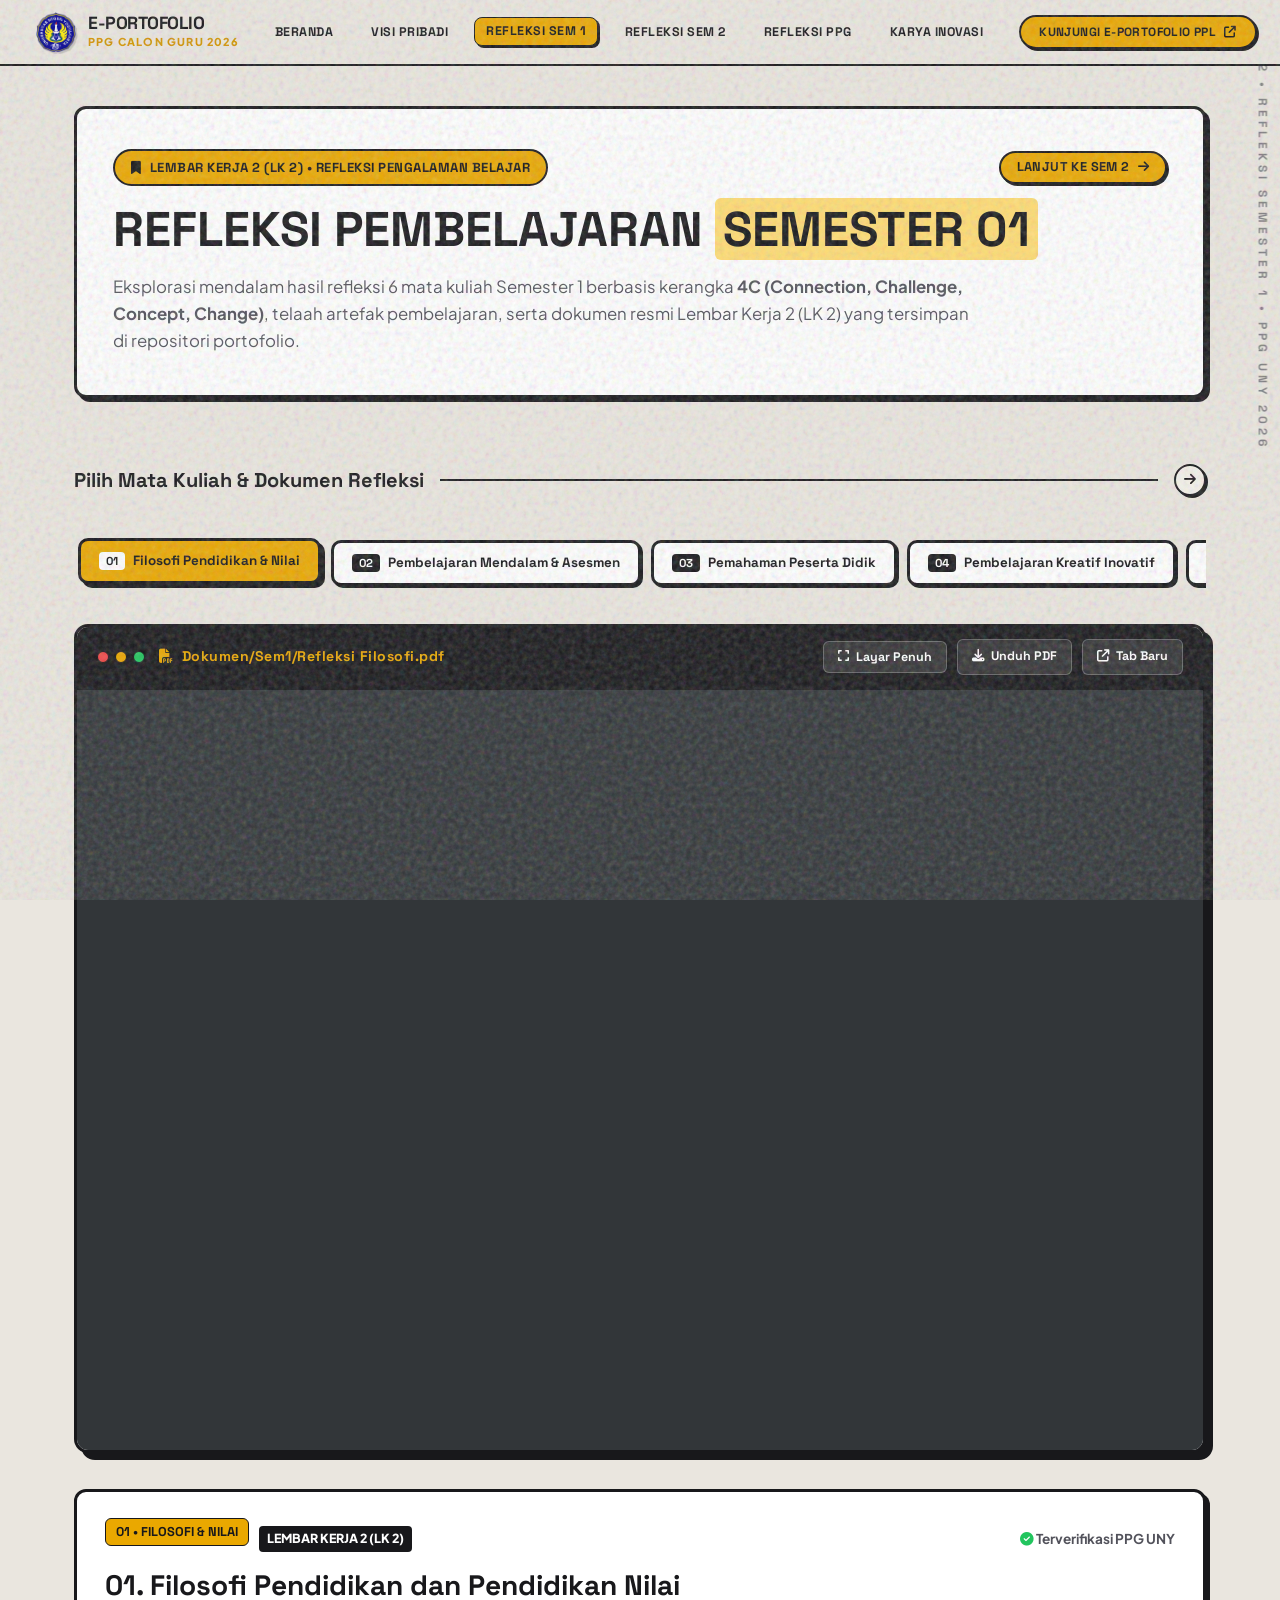
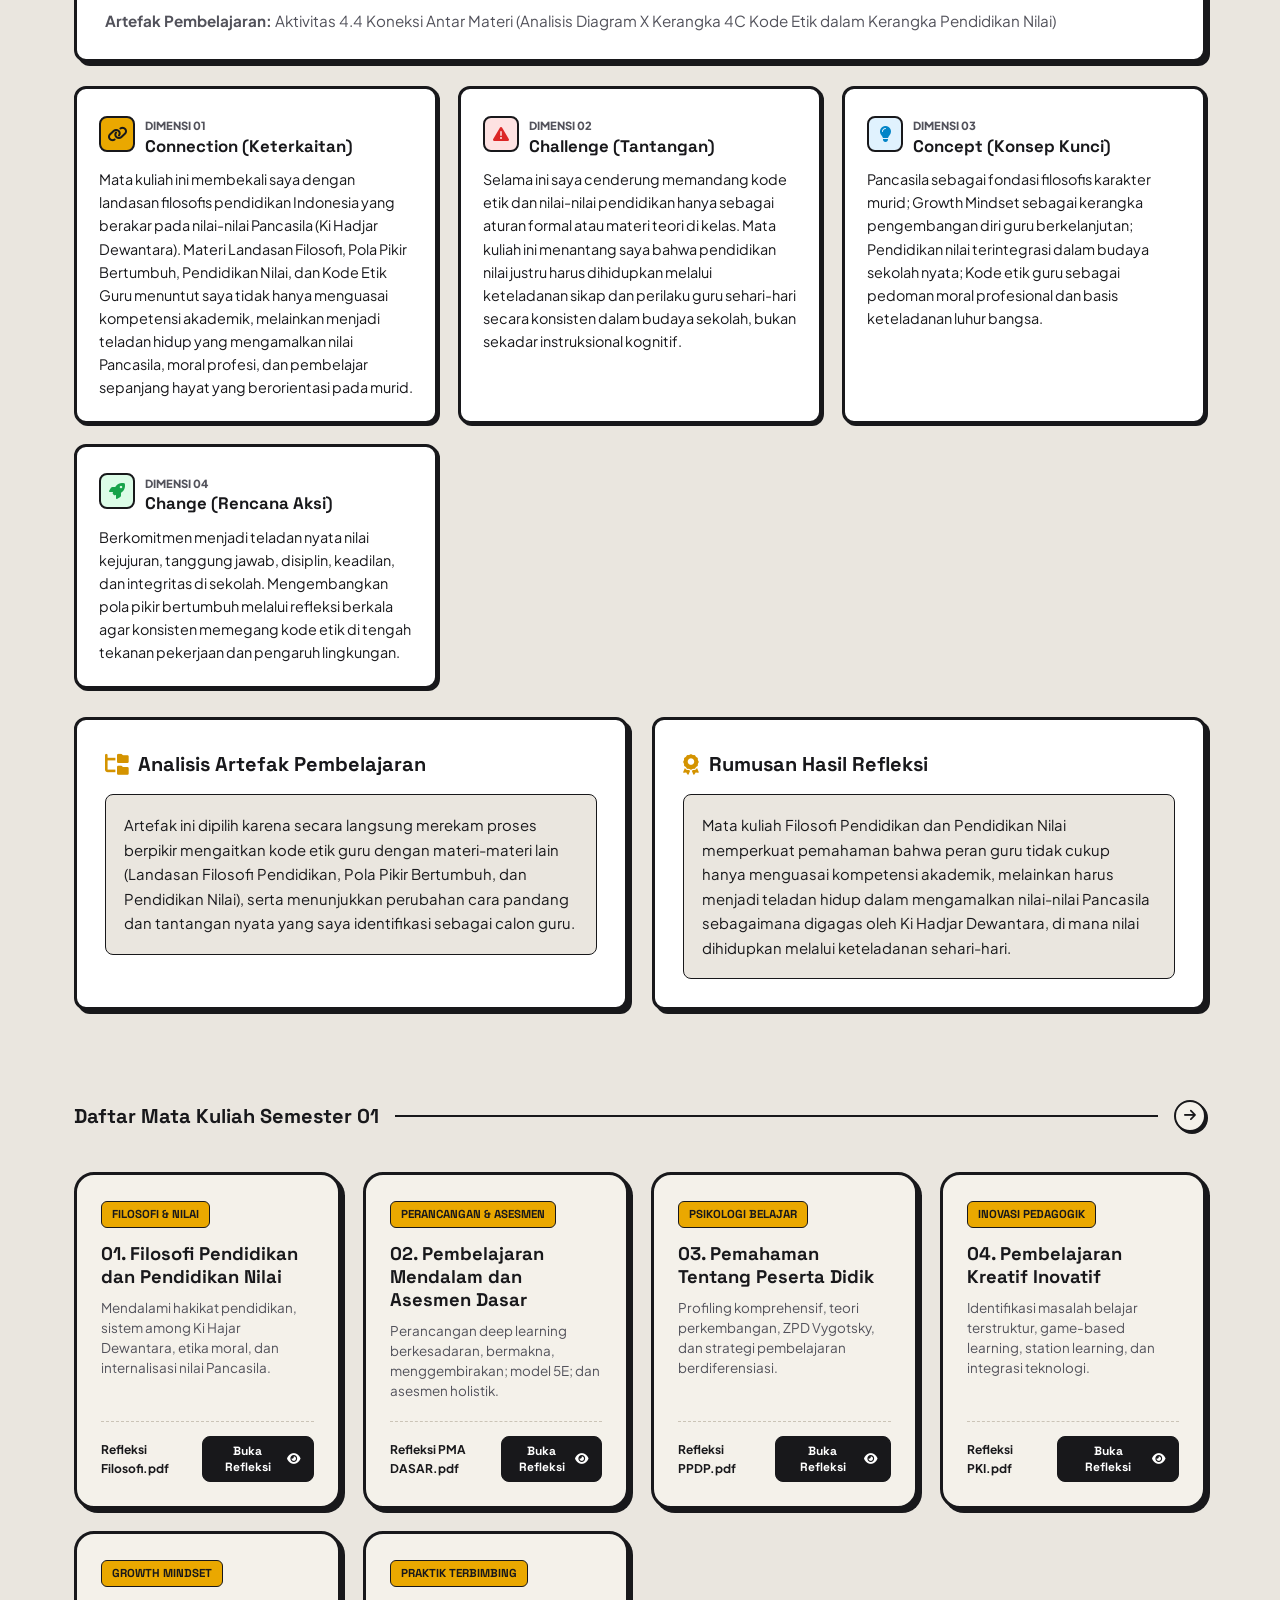
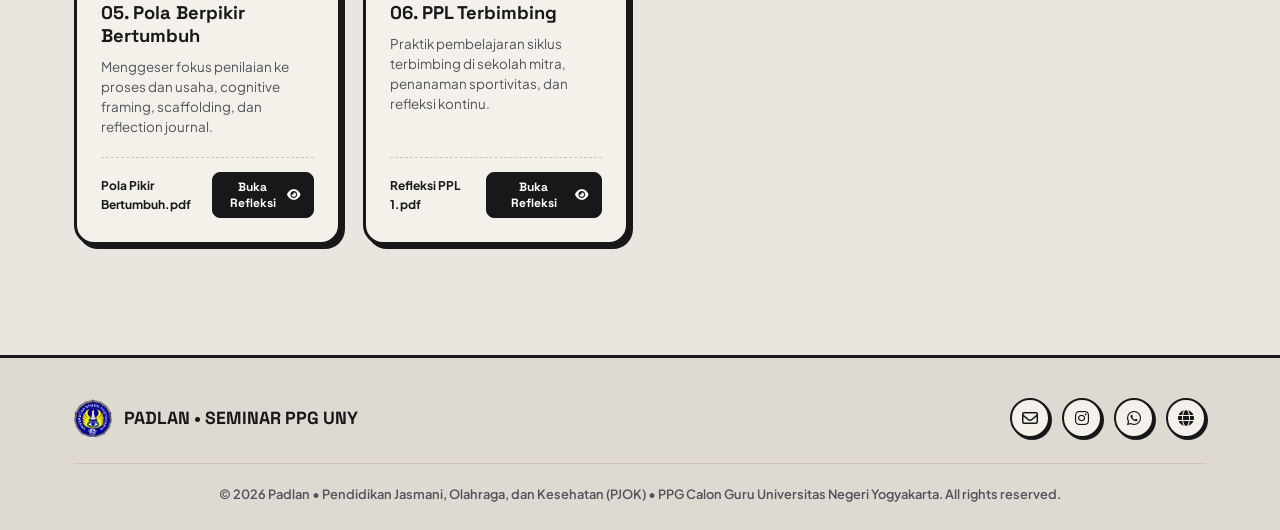
<file: refleksi1.html>
<!doctype html>
<html lang="id">
  <head>
    <meta charset="UTF-8" />
    <meta name="viewport" content="width=device-width, initial-scale=1.0" />
    <title>Refleksi Semester 1 | E-Portofolio Padlan - PPG Calon Guru UNY</title>
    <meta name="description" content="Lembar Kerja 2 (LK 2) Refleksi Pengalaman Belajar Setiap Mata Kuliah Semester 1 - Padlan, PPG Calon Guru UNY 2026." />

    <!-- Favicon -->
    <link rel="shortcut icon" href="images/Logo Uny outlitne.png" type="image/x-icon" />

    <!-- Font Awesome 6.5.1 -->
    <link rel="stylesheet" href="https://cdnjs.cloudflare.com/ajax/libs/font-awesome/6.5.1/css/all.min.css" />

    <!-- CSS Utama -->
    <link rel="stylesheet" href="css/style.css" />
  </head>

  <body>
    <!-- TEKSTUR KERTAS / GRAIN OVERLAY -->
    <div class="grain-overlay" aria-hidden="true"></div>

    <!-- RUNNING SIDE LABEL -->
    <div class="side-runner" aria-hidden="true">PADLAN • LEMBAR KERJA 2 • REFLEKSI SEMESTER 1 • PPG UNY 2026</div>

    <!-- NAVBAR -->
    <header class="navbar">
      <div class="container nav-inner">
        <a href="index.html" class="brand">
          <img src="images/logo_uny.png" alt="Logo UNY" class="brand-logo" />
          <div class="brand-text">
            <span class="brand-title">E-PORTOFOLIO</span>
            <span class="brand-sub">PPG CALON GURU 2026</span>
          </div>
        </a>

        <nav class="nav-center-wrapper" id="navMenu">
          <ul class="nav-menu">
            <li><a href="index.html" class="nav-link">Beranda</a></li>
            <li><a href="visi.html" class="nav-link">Visi Pribadi</a></li>
            <li><a href="sem1.html" class="nav-link active">Refleksi Sem 1</a></li>
            <li><a href="sem2.html" class="nav-link">Refleksi Sem 2</a></li>
            <li><a href="refleksi-ppg.html" class="nav-link">Refleksi PPG</a></li>
            <li><a href="karya.html" class="nav-link">Karya Inovasi</a></li>
          </ul>
        </nav>

        <a href="https://e-portofolio-ppg-padlan.vercel.app/" target="_blank" class="btn-nav">
          <span>Kunjungi E-Portofolio PPL</span>
          <i class="fa-solid fa-arrow-up-right-from-square"></i>
        </a>

        <button class="nav-toggle" id="navToggle" aria-label="Buka Menu Navigasi">
          <i class="fa-solid fa-bars"></i>
        </button>
      </div>
    </header>

    <main style="padding-top: 40px; padding-bottom: 80px">
      <!-- PAGE HEADER BANNER -->
      <section class="container" style="margin-bottom: 36px">
        <div style="background-color: var(--white); border: var(--border-thick); border-radius: 12px; padding: 40px 36px; box-shadow: var(--shadow-hard); position: relative; overflow: hidden">
          <div style="display: flex; flex-wrap: wrap; align-items: center; justify-content: space-between; gap: 16px; margin-bottom: 16px">
            <div
              style="
                display: inline-flex;
                align-items: center;
                gap: 8px;
                background-color: var(--mustard);
                border: var(--border-medium);
                padding: 6px 16px;
                border-radius: 30px;
                font-family: var(--font-display);
                font-size: 0.82rem;
                font-weight: 800;
                text-transform: uppercase;
                letter-spacing: 0.5px;
              "
            >
              <i class="fa-solid fa-bookmark"></i>
              <span>Lembar Kerja 2 (LK 2) • Refleksi Pengalaman Belajar</span>
            </div>

            <div style="display: flex; align-items: center; gap: 10px; flex-wrap: wrap">
              <a href="refleksi2.html" class="btn-nav" style="font-size: 0.8rem; padding: 8px 16px">
                <span>Lanjut ke Sem 2</span>
                <i class="fa-solid fa-arrow-right"></i>
              </a>
            </div>
          </div>

          <h1 style="font-family: var(--font-display); font-size: clamp(2rem, 3.8vw, 3.2rem); font-weight: 900; color: var(--charcoal); line-height: 1.15; margin-bottom: 16px; text-transform: uppercase">
            Refleksi Pembelajaran <span style="background-color: var(--mustard-light); padding: 0 8px; border-radius: 6px">Semester 01</span>
          </h1>
          <p style="font-size: 1.05rem; color: var(--charcoal-muted); max-width: 860px; line-height: 1.6">
            Eksplorasi mendalam hasil refleksi 6 mata kuliah Semester 1 berbasis kerangka <strong>4C (Connection, Challenge, Concept, Change)</strong>, telaah artefak pembelajaran, serta dokumen resmi Lembar Kerja 2 (LK 2) yang tersimpan di repositori portofolio.
          </p>
        </div>
      </section>

      <!-- SECTION: PDF VIEWER & ANALISIS MATA KULIAH -->
      <section class="container" id="viewer-section" style="margin-bottom: 60px">
        <!-- SECTION DIVIDER -->
        <div class="section-divider">
          <h2 class="section-divider-title">Pilih Mata Kuliah & Dokumen Refleksi</h2>
          <div class="section-divider-line"></div>
          <div class="section-divider-arrow"><i class="fa-solid fa-arrow-right"></i></div>
        </div>

        <!-- TABS SELECTOR 6 MATA KULIAH -->
        <div class="course-tabs-nav" id="courseTabs">
          <button class="course-tab-btn active" data-course="filosofi">
            <span class="tab-num">01</span>
            <span>Filosofi Pendidikan & Nilai</span>
          </button>
          <button class="course-tab-btn" data-course="pma">
            <span class="tab-num">02</span>
            <span>Pembelajaran Mendalam & Asesmen</span>
          </button>
          <button class="course-tab-btn" data-course="ppdp">
            <span class="tab-num">03</span>
            <span>Pemahaman Peserta Didik</span>
          </button>
          <button class="course-tab-btn" data-course="pki">
            <span class="tab-num">04</span>
            <span>Pembelajaran Kreatif Inovatif</span>
          </button>
          <button class="course-tab-btn" data-course="mindset">
            <span class="tab-num">05</span>
            <span>Pola Berpikir Bertumbuh</span>
          </button>
          <button class="course-tab-btn" data-course="ppl1">
            <span class="tab-num">06</span>
            <span>PPL 1 Terbimbing</span>
          </button>
        </div>

        <!-- FITUR PDF VIEWER INTERAKTIF -->
        <div class="pdf-viewer-card" id="pdfViewerCard">
          <div class="pdf-viewer-header">
            <div class="pdf-viewer-title-group">
              <div class="pdf-window-dots">
                <span class="pdf-window-dot dot-red"></span>
                <span class="pdf-window-dot dot-yellow"></span>
                <span class="pdf-window-dot dot-green"></span>
              </div>
              <span class="pdf-filename" id="pdfViewerFilename">
                <i class="fa-solid fa-file-pdf"></i> Dokumen/Sem1/Refleksi Filosofi.pdf
              </span>
            </div>

            <div class="pdf-toolbar-actions">
              <button class="pdf-action-btn" id="btnFullscreenPdf" type="button" title="Mode Layar Penuh">
                <i class="fa-solid fa-expand" id="fullscreenIcon"></i>
                <span id="fullscreenText">Layar Penuh</span>
              </button>
              <a href="Dokumen/Sem1/Refleksi%20Filosofi.pdf" download="Refleksi Filosofi.pdf" id="btnDownloadPdf" class="pdf-action-btn" title="Unduh File PDF">
                <i class="fa-solid fa-download"></i>
                <span>Unduh PDF</span>
              </a>
              <a href="Dokumen/Sem1/Refleksi%20Filosofi.pdf" target="_blank" id="btnOpenNewTabPdf" class="pdf-action-btn" title="Buka di Tab Baru">
                <i class="fa-solid fa-arrow-up-right-from-square"></i>
                <span>Tab Baru</span>
              </a>
            </div>
          </div>

          <div class="pdf-viewer-body">
            <iframe
              id="pdfIframe"
              src="Dokumen/Sem1/Refleksi%20Filosofi.pdf#toolbar=1&navpanes=1&scrollbar=1"
              title="Pratinjau Dokumen Refleksi Semester 1"
              loading="lazy"
            ></iframe>
          </div>
        </div>

        <!-- DETAIL ANALISIS & REFLEKSI 4C DI BAWAH PDF VIEWER -->
        <div style="margin-top: 36px">
          <!-- CARD HEADER INFO MATA KULIAH -->
          <div style="background-color: var(--white); border: var(--border-thick); border-radius: 12px; padding: 26px 28px; box-shadow: var(--shadow-hard); margin-bottom: 24px; position: relative">
            <div style="display: flex; align-items: center; justify-content: space-between; flex-wrap: wrap; gap: 12px; margin-bottom: 8px">
              <div style="display: flex; align-items: center; gap: 10px">
                <span class="course-card-tag" id="courseTagBadge" style="background-color: var(--mustard); color: var(--charcoal); font-weight: 900; font-size: 0.8rem">
                  01 • FILOSOFI & NILAI
                </span>
                <span style="font-size: 0.78rem; font-weight: 800; background-color: var(--charcoal); color: var(--white); padding: 3px 8px; border-radius: 4px">
                  LEMBAR KERJA 2 (LK 2)
                </span>
              </div>
              <span style="font-size: 0.85rem; font-weight: 700; color: var(--charcoal-muted)">
                <i class="fa-solid fa-circle-check" style="color: #22c55e"></i> Terverifikasi PPG UNY
              </span>
            </div>

            <h2 id="courseDetailTitle" style="font-family: var(--font-display); font-size: clamp(1.4rem, 2.2vw, 1.85rem); font-weight: 900; color: var(--charcoal); line-height: 1.25">
              01. Filosofi Pendidikan dan Pendidikan Nilai
            </h2>
            <p id="courseArtefakTitle" style="font-size: 0.95rem; color: var(--charcoal-muted); margin-top: 6px">
              <strong>Artefak Pembelajaran:</strong> Aktivitas 4.4 Koneksi Antar Materi (Analisis Diagram X Kerangka 4C Kode Etik dalam Kerangka Pendidikan Nilai)
            </p>
          </div>

          <!-- GRID 4 KARTU 4C (CONNECTION, CHALLENGE, CONCEPT, CHANGE) -->
          <div style="display: grid; grid-template-columns: repeat(auto-fit, minmax(280px, 1fr)); gap: 20px; margin-bottom: 28px">
            <!-- 1. Connection -->
            <div style="background-color: var(--white); border: var(--border-thick); border-radius: 12px; padding: 22px; box-shadow: var(--shadow-hard-sm)">
              <div style="display: flex; align-items: center; gap: 10px; margin-bottom: 12px">
                <div style="width: 36px; height: 36px; border-radius: 8px; background-color: var(--mustard); border: var(--border-medium); display: flex; align-items: center; justify-content: center; font-size: 1rem; color: var(--charcoal); flex-shrink: 0">
                  <i class="fa-solid fa-link"></i>
                </div>
                <div>
                  <span style="font-size: 0.7rem; font-weight: 800; text-transform: uppercase; color: var(--charcoal-muted)">Dimensi 01</span>
                  <h4 style="font-family: var(--font-display); font-size: 1.05rem; font-weight: 900; color: var(--charcoal); line-height: 1.15">
                    Connection (Keterkaitan)
                  </h4>
                </div>
              </div>
              <p id="courseConnectionText" style="font-size: 0.9rem; line-height: 1.6; color: var(--charcoal)">
                Mata kuliah ini membekali saya dengan landasan filosofis pendidikan Indonesia yang berakar pada nilai-nilai Pancasila (Ki Hadjar Dewantara). Materi Landasan Filosofi, Pola Pikir Bertumbuh, Pendidikan Nilai, dan Kode Etik Guru menuntut saya tidak hanya menguasai kompetensi akademik, melainkan menjadi teladan hidup yang mengamalkan nilai Pancasila, moral profesi, dan pembelajar sepanjang hayat yang berorientasi pada murid.
              </p>
            </div>

            <!-- 2. Challenge -->
            <div style="background-color: var(--white); border: var(--border-thick); border-radius: 12px; padding: 22px; box-shadow: var(--shadow-hard-sm)">
              <div style="display: flex; align-items: center; gap: 10px; margin-bottom: 12px">
                <div style="width: 36px; height: 36px; border-radius: 8px; background-color: #fee2e2; border: var(--border-medium); display: flex; align-items: center; justify-content: center; font-size: 1rem; color: #dc2626; flex-shrink: 0">
                  <i class="fa-solid fa-triangle-exclamation"></i>
                </div>
                <div>
                  <span style="font-size: 0.7rem; font-weight: 800; text-transform: uppercase; color: var(--charcoal-muted)">Dimensi 02</span>
                  <h4 style="font-family: var(--font-display); font-size: 1.05rem; font-weight: 900; color: var(--charcoal); line-height: 1.15">
                    Challenge (Tantangan)
                  </h4>
                </div>
              </div>
              <p id="courseChallengeText" style="font-size: 0.9rem; line-height: 1.6; color: var(--charcoal)">
                Selama ini saya cenderung memandang kode etik dan nilai-nilai pendidikan hanya sebagai aturan formal atau materi teori di kelas. Mata kuliah ini menantang saya bahwa pendidikan nilai justru harus dihidupkan melalui keteladanan sikap dan perilaku guru sehari-hari secara konsisten dalam budaya sekolah, bukan sekadar instruksional kognitif.
              </p>
            </div>

            <!-- 3. Concept -->
            <div style="background-color: var(--white); border: var(--border-thick); border-radius: 12px; padding: 22px; box-shadow: var(--shadow-hard-sm)">
              <div style="display: flex; align-items: center; gap: 10px; margin-bottom: 12px">
                <div style="width: 36px; height: 36px; border-radius: 8px; background-color: #e0f2fe; border: var(--border-medium); display: flex; align-items: center; justify-content: center; font-size: 1rem; color: #0284c7; flex-shrink: 0">
                  <i class="fa-solid fa-lightbulb"></i>
                </div>
                <div>
                  <span style="font-size: 0.7rem; font-weight: 800; text-transform: uppercase; color: var(--charcoal-muted)">Dimensi 03</span>
                  <h4 style="font-family: var(--font-display); font-size: 1.05rem; font-weight: 900; color: var(--charcoal); line-height: 1.15">
                    Concept (Konsep Kunci)
                  </h4>
                </div>
              </div>
              <p id="courseConceptText" style="font-size: 0.9rem; line-height: 1.6; color: var(--charcoal)">
                Pancasila sebagai fondasi filosofis karakter murid; Growth Mindset sebagai kerangka pengembangan diri guru berkelanjutan; Pendidikan nilai terintegrasi dalam budaya sekolah nyata; Kode etik guru sebagai pedoman moral profesional dan basis keteladanan luhur bangsa.
              </p>
            </div>

            <!-- 4. Change -->
            <div style="background-color: var(--white); border: var(--border-thick); border-radius: 12px; padding: 22px; box-shadow: var(--shadow-hard-sm)">
              <div style="display: flex; align-items: center; gap: 10px; margin-bottom: 12px">
                <div style="width: 36px; height: 36px; border-radius: 8px; background-color: #dcfce7; border: var(--border-medium); display: flex; align-items: center; justify-content: center; font-size: 1rem; color: #16a34a; flex-shrink: 0">
                  <i class="fa-solid fa-rocket"></i>
                </div>
                <div>
                  <span style="font-size: 0.7rem; font-weight: 800; text-transform: uppercase; color: var(--charcoal-muted)">Dimensi 04</span>
                  <h4 style="font-family: var(--font-display); font-size: 1.05rem; font-weight: 900; color: var(--charcoal); line-height: 1.15">
                    Change (Rencana Aksi)
                  </h4>
                </div>
              </div>
              <p id="courseChangeText" style="font-size: 0.9rem; line-height: 1.6; color: var(--charcoal)">
                Berkomitmen menjadi teladan nyata nilai kejujuran, tanggung jawab, disiplin, keadilan, dan integritas di sekolah. Mengembangkan pola pikir bertumbuh melalui refleksi berkala agar konsisten memegang kode etik di tengah tekanan pekerjaan dan pengaruh lingkungan.
              </p>
            </div>
          </div>

          <!-- KARTU ANALISIS ARTEFAK & RUMUSAN HASIL REFLEKSI -->
          <div style="display: grid; grid-template-columns: repeat(auto-fit, minmax(320px, 1fr)); gap: 24px">
            <!-- Box Analisis Artefak -->
            <div style="background-color: var(--white); border: var(--border-thick); border-radius: 12px; padding: 28px; box-shadow: var(--shadow-hard)">
              <div style="display: flex; align-items: center; gap: 10px; margin-bottom: 14px">
                <i class="fa-solid fa-folder-tree" style="font-size: 1.3rem; color: var(--mustard-deep)"></i>
                <h3 style="font-family: var(--font-display); font-size: 1.25rem; font-weight: 900; color: var(--charcoal)">
                  Analisis Artefak Pembelajaran
                </h3>
              </div>
              <p id="courseArtefakReason" style="font-size: 0.93rem; line-height: 1.65; color: var(--charcoal); background-color: var(--paper-bg); padding: 18px; border-radius: 8px; border: var(--border-thin)">
                Artefak ini dipilih karena secara langsung merekam proses berpikir mengaitkan kode etik guru dengan materi-materi lain (Landasan Filosofi Pendidikan, Pola Pikir Bertumbuh, dan Pendidikan Nilai), serta menunjukkan perubahan cara pandang dan tantangan nyata yang saya identifikasi sebagai calon guru.
              </p>
            </div>

            <!-- Box Rumusan Hasil Refleksi -->
            <div style="background-color: var(--white); border: var(--border-thick); border-radius: 12px; padding: 28px; box-shadow: var(--shadow-hard)">
              <div style="display: flex; align-items: center; gap: 10px; margin-bottom: 14px">
                <i class="fa-solid fa-award" style="font-size: 1.3rem; color: var(--mustard-deep)"></i>
                <h3 style="font-family: var(--font-display); font-size: 1.25rem; font-weight: 900; color: var(--charcoal)">
                  Rumusan Hasil Refleksi
                </h3>
              </div>
              <p id="courseRumusanText" style="font-size: 0.93rem; line-height: 1.65; color: var(--charcoal); background-color: var(--paper-bg); padding: 18px; border-radius: 8px; border: var(--border-thin)">
                Mata kuliah Filosofi Pendidikan dan Pendidikan Nilai memperkuat pemahaman bahwa peran guru tidak cukup hanya menguasai kompetensi akademik, melainkan harus menjadi teladan hidup dalam mengamalkan nilai-nilai Pancasila sebagaimana digagas oleh Ki Hadjar Dewantara, di mana nilai dihidupkan melalui keteladanan sehari-hari.
              </p>
            </div>
          </div>
        </div>
      </section>

      <!-- SECTION DIVIDER -->
      <section class="container" style="margin-bottom: 30px">
        <div class="section-divider">
          <h2 class="section-divider-title">Daftar Mata Kuliah Semester 01</h2>
          <div class="section-divider-line"></div>
          <div class="section-divider-arrow"><i class="fa-solid fa-arrow-right"></i></div>
        </div>

        <!-- 6 KARTU MATA KULIAH RINGKAS -->
        <div class="materi-cards-grid">
          <!-- Card 1 -->
          <div class="course-card">
            <div>
              <span class="course-card-tag">Filosofi & Nilai</span>
              <h4>01. Filosofi Pendidikan dan Pendidikan Nilai</h4>
              <p>Mendalami hakikat pendidikan, sistem among Ki Hajar Dewantara, etika moral, dan internalisasi nilai Pancasila.</p>
            </div>
            <div class="course-card-footer">
              <span style="font-size: 0.75rem; font-weight: 700">Refleksi Filosofi.pdf</span>
              <button class="btn-artefak select-course-card-btn" data-course="filosofi">
                <span>Buka Refleksi</span>
                <i class="fa-solid fa-eye"></i>
              </button>
            </div>
          </div>

          <!-- Card 2 -->
          <div class="course-card">
            <div>
              <span class="course-card-tag">Perancangan & Asesmen</span>
              <h4>02. Pembelajaran Mendalam dan Asesmen Dasar</h4>
              <p>Perancangan deep learning berkesadaran, bermakna, menggembirakan; model 5E; dan asesmen holistik.</p>
            </div>
            <div class="course-card-footer">
              <span style="font-size: 0.75rem; font-weight: 700">Refleksi PMA DASAR.pdf</span>
              <button class="btn-artefak select-course-card-btn" data-course="pma">
                <span>Buka Refleksi</span>
                <i class="fa-solid fa-eye"></i>
              </button>
            </div>
          </div>

          <!-- Card 3 -->
          <div class="course-card">
            <div>
              <span class="course-card-tag">Psikologi Belajar</span>
              <h4>03. Pemahaman Tentang Peserta Didik</h4>
              <p>Profiling komprehensif, teori perkembangan, ZPD Vygotsky, dan strategi pembelajaran berdiferensiasi.</p>
            </div>
            <div class="course-card-footer">
              <span style="font-size: 0.75rem; font-weight: 700">Refleksi PPDP.pdf</span>
              <button class="btn-artefak select-course-card-btn" data-course="ppdp">
                <span>Buka Refleksi</span>
                <i class="fa-solid fa-eye"></i>
              </button>
            </div>
          </div>

          <!-- Card 4 -->
          <div class="course-card">
            <div>
              <span class="course-card-tag">Inovasi Pedagogik</span>
              <h4>04. Pembelajaran Kreatif Inovatif</h4>
              <p>Identifikasi masalah belajar terstruktur, game-based learning, station learning, dan integrasi teknologi.</p>
            </div>
            <div class="course-card-footer">
              <span style="font-size: 0.75rem; font-weight: 700">Refleksi PKI.pdf</span>
              <button class="btn-artefak select-course-card-btn" data-course="pki">
                <span>Buka Refleksi</span>
                <i class="fa-solid fa-eye"></i>
              </button>
            </div>
          </div>

          <!-- Card 5 -->
          <div class="course-card">
            <div>
              <span class="course-card-tag">Growth Mindset</span>
              <h4>05. Pola Berpikir Bertumbuh</h4>
              <p>Menggeser fokus penilaian ke proses dan usaha, cognitive framing, scaffolding, dan reflection journal.</p>
            </div>
            <div class="course-card-footer">
              <span style="font-size: 0.75rem; font-weight: 700">Pola Pikir Bertumbuh.pdf</span>
              <button class="btn-artefak select-course-card-btn" data-course="mindset">
                <span>Buka Refleksi</span>
                <i class="fa-solid fa-eye"></i>
              </button>
            </div>
          </div>

          <!-- Card 6 -->
          <div class="course-card">
            <div>
              <span class="course-card-tag">Praktik Terbimbing</span>
              <h4>06. PPL Terbimbing</h4>
              <p>Praktik pembelajaran siklus terbimbing di sekolah mitra, penanaman sportivitas, dan refleksi kontinu.</p>
            </div>
            <div class="course-card-footer">
              <span style="font-size: 0.75rem; font-weight: 700">Refleksi PPL 1.pdf</span>
              <button class="btn-artefak select-course-card-btn" data-course="ppl1">
                <span>Buka Refleksi</span>
                <i class="fa-solid fa-eye"></i>
              </button>
            </div>
          </div>
        </div>
      </section>
    </main>

    <!-- ==================== FOOTER ==================== -->
    <footer class="footer">
      <div class="container">
        <div class="footer-inner">
          <div class="footer-brand">
            <img src="images/logo_uny.png" alt="Logo UNY" style="height: 38px" />
            <span style="font-family: var(--font-display); font-weight: 900; font-size: 1.1rem; color: var(--charcoal)"> PADLAN • SEMINAR PPG UNY </span>
          </div>

          <div class="footer-socials">
            <a href="mailto:padlanholik2001@gmail.com" class="social-circle-btn" title="Email"><i class="fa-regular fa-envelope"></i></a>
            <a href="https://www.instagram.com/padlanholik/" target="_blank" class="social-circle-btn" title="Instagram"><i class="fa-brands fa-instagram"></i></a>
            <a href="https://wa.me/628990978313" target="_blank" class="social-circle-btn" title="WhatsApp"><i class="fa-brands fa-whatsapp"></i></a>
            <a href="https://e-portofolio-ppg-padlan.vercel.app/" target="_blank" class="social-circle-btn" title="E-Portofolio Eksternal"><i class="fa-solid fa-globe"></i></a>
          </div>
        </div>

        <div class="footer-bottom">
          <p>© 2026 Padlan • Pendidikan Jasmani, Olahraga, dan Kesehatan (PJOK) • PPG Calon Guru Universitas Negeri Yogyakarta. All rights reserved.</p>
        </div>
      </div>
    </footer>

    <script>
      // 1. Mobile Navbar Toggle
      const navToggle = document.getElementById("navToggle");
      const navMenu = document.getElementById("navMenu");
      if (navToggle && navMenu) {
        navToggle.addEventListener("click", () => {
          navMenu.classList.toggle("show");
          const icon = navToggle.querySelector("i");
          if (icon) {
            icon.classList.toggle("fa-bars");
            icon.classList.toggle("fa-xmark");
          }
        });

        document.querySelectorAll(".nav-link").forEach((link) => {
          link.addEventListener("click", () => {
            navMenu.classList.remove("show");
            const icon = navToggle.querySelector("i");
            if (icon) {
              icon.classList.add("fa-bars");
              icon.classList.remove("fa-xmark");
            }
          });
        });
      }

      // 2. Data Refleksi 6 Mata Kuliah Semester 1 (Berdasarkan PDF LK 2 Dokumen/Sem1)
      const courseRefleksiData = {
        filosofi: {
          num: "01",
          tag: "01 • FILOSOFI & NILAI",
          title: "01. Filosofi Pendidikan dan Pendidikan Nilai",
          pdfFile: "Dokumen/Sem1/Refleksi%20Filosofi.pdf",
          downloadName: "Refleksi Filosofi.pdf",
          filename: "Dokumen/Sem1/Refleksi Filosofi.pdf",
          artefakTitle: "Aktivitas 4.4 Koneksi Antar Materi (Analisis Diagram X Kerangka 4C Kode Etik dalam Kerangka Pendidikan Nilai)",
          connection: "Mata kuliah ini membekali saya dengan landasan filosofis pendidikan Indonesia yang berakar pada nilai-nilai Pancasila (Ki Hadjar Dewantara). Materi Landasan Filosofi, Pola Pikir Bertumbuh, Pendidikan Nilai, dan Kode Etik Guru menuntut saya tidak hanya menguasai kompetensi akademik, melainkan menjadi teladan hidup yang mengamalkan nilai Pancasila, moral profesi, dan pembelajar sepanjang hayat yang berorientasi pada murid.",
          challenge: "Selama ini saya cenderung memandang kode etik dan nilai-nilai pendidikan hanya sebagai aturan formal atau materi teori di kelas. Mata kuliah ini menantang saya bahwa pendidikan nilai justru harus dihidupkan melalui keteladanan sikap dan perilaku guru sehari-hari secara konsisten dalam budaya sekolah, bukan sekadar instruksional kognitif.",
          concept: "Pancasila sebagai fondasi filosofis karakter murid; Growth Mindset sebagai kerangka pengembangan diri guru berkelanjutan; Pendidikan nilai terintegrasi dalam budaya sekolah nyata; Kode etik guru sebagai pedoman moral profesional dan basis keteladanan luhur bangsa.",
          change: "Berkomitmen menjadi teladan nyata nilai kejujuran, tanggung jawab, disiplin, keadilan, dan integritas di sekolah. Mengembangkan pola pikir bertumbuh melalui refleksi berkala agar konsisten memegang kode etik di tengah tekanan pekerjaan dan pengaruh lingkungan.",
          artefakReason: "Artefak dipilih karena merekam proses berpikir mengaitkan kode etik guru dengan landasan filosofi, pola pikir bertumbuh, dan pendidikan nilai, serta merefleksikan tantangan nyata calon guru.",
          rumusan: "Mata kuliah Filosofi Pendidikan dan Pendidikan Nilai memperkuat pemahaman bahwa guru bukan hanya pengajar akademis, tetapi teladan hidup nilai Pancasila. Pengalaman ini menggeser cara pandang bahwa kode etik adalah pedoman aksi nyata keseharian demi masa depan murid."
        },
        pma: {
          num: "02",
          tag: "02 • PEMBELAJARAN MENDALAM",
          title: "02. Pembelajaran Mendalam dan Asesmen Dasar",
          pdfFile: "Dokumen/Sem1/Refleksi%20PMA%20DASAR.pdf",
          downloadName: "Refleksi PMA DASAR.pdf",
          filename: "Dokumen/Sem1/Refleksi PMA DASAR.pdf",
          artefakTitle: "(1) Analisis Kasus UTS Pembelajaran Passing Bola Voli & (2) Rencana Pembelajaran Mendalam (RPM) Model 5E Kelas VII",
          connection: "Membekali kemampuan merancang, melaksanakan, dan mengevaluasi pembelajaran PJOK dengan pendekatan deep learning yang berkesadaran, bermakna, dan menggembirakan. Melalui penyusunan RPM passing bola voli, peran guru bergeser dari sekadar demonstran teknik menjadi fasilitator pemahaman konseptual, kesadaran taktis, dan pengambilan keputusan bermain.",
          challenge: "Sebelumnya saya cenderung mengajar dengan pola teacher-centered (verbal instruksi lalu tirukan, fokus hasil akhir). Mata kuliah ini menantang pergeseran menuju experiential learning, olah pikir-hati-rasa-raga holistik, serta penerapan assessment for, as, dan of learning yang seimbang.",
          concept: "Prinsip deep learning (mindful, meaningful, joyful); Siklus model 5E (Engage, Explore, Explain, Elaborate, Evaluate); Harmonisasi olah pikir, hati, rasa, dan raga; Asesmen holistik (kognitif, afektif, psikomotorik) yang adil, terbuka, objektif, dan berkelanjutan.",
          change: "Merancang pembelajaran PJOK dengan siklus experiential learning (game diagnostik, analisis masalah, latihan terarah, kembali ke game); menerapkan rubrik asesmen holistik yang transparan; serta membiasakan murid melakukan refleksi mandiri di akhir sesi.",
          artefakReason: "Analisis Kasus UTS membuktikan telaah kritis masalah teacher-centered, sedangkan RPM 5E menjadi bukti nyata rencana aksi operasional lengkap dengan asesmen diagnostik, formatif, dan sumatif.",
          rumusan: "Pembelajaran Mendalam & Asesmen Dasar mentransformasi peran saya menjadi fasilitator nalar taktis dan karakter gerak. Pendekatan 5E dan asesmen menyeluruh memastikan siswa tidak hanya terampil bergerak, tetapi memahami esensi dan makna pembelajaran."
        },
        ppdp: {
          num: "03",
          tag: "03 • PSIKOLOGI BELAJAR",
          title: "03. Pemahaman Tentang Peserta Didik dan Pembelajarannya",
          pdfFile: "Dokumen/Sem1/Refleksi%20PPDP.pdf",
          downloadName: "Refleksi PPDP.pdf",
          filename: "Dokumen/Sem1/Refleksi PPDP.pdf",
          artefakTitle: "UAS PPDB: Proyek 1 Analisis Kasus Kontekstual (Fishbone Diagram) & Instrumen Profiling Murid Kelas VII D (Profil A, B, C)",
          connection: "Mengajarkan pemahaman murid secara menyeluruh: aspek motorik, kognitif, sosial-emosional, motivasi, dan psikologis. Observasi kelas VII D membuktikan bahwa keberagaman kebutuhan menuntut strategi pembelajaran responsif, bukan penyeragaman klasikal.",
          challenge: "Sebelumnya terbiasa mengajar dengan satu standar tugas seragam tanpa asesmen awal sistematis. Menyadari bahwa profiling berbasis data (tes diagnostik, observasi perilaku, angket minat) adalah fondasi wajib diferensiasi, bukan sekadar tebakan intuisi.",
          concept: "Teori perkembangan Piaget, Vygotsky (ZPD & Scaffolding), Erikson, Kohlberg, Gardner; Teori belajar sosial Bandura (modeling, self-efficacy); Humanisme Maslow & Rogers (kebutuhan rasa aman); Pembelajaran berdiferensiasi berbasis data profiling.",
          change: "Melakukan asesmen awal diagnostik di setiap topik baru; menerapkan strategi berdiferensiasi (station teaching, peer tutoring, penyesuaian kompleksitas gerak); serta menciptakan iklim kelas yang aman psikologis bagi murid yang membutuhkan pendampingan khusus.",
          artefakReason: "Fishbone diagram merekam ketajaman analisis akar masalah belajar, sedangkan instrumen profiling membuktikan kapasitas merumuskan diferensiasi berbasis data nyata murid kelas VII D.",
          rumusan: "Pemahaman Peserta Didik menegaskan bahwa setiap anak hadir dengan modalitas unik. Profiling sistematis dan pembelajaran berdiferensiasi adalah wujud keadilan pedagogis agar setiap siswa berkembang optimal sesuai potensinya."
        },
        pki: {
          num: "04",
          tag: "04 • INOVASI PEDAGOGIK",
          title: "04. Pembelajaran Kreatif Inovatif",
          pdfFile: "Dokumen/Sem1/Refleksi%20PKI.pdf",
          downloadName: "Refleksi PKI.pdf",
          filename: "Dokumen/Sem1/Refleksi PKI.pdf",
          artefakTitle: "Tugas KB 4: Menemukan Masalah Pembelajaran untuk Merancang Pembelajaran Kreatif dan Inovatif (5 Masalah PJOK & Solusi)",
          connection: "Melatih kepekaan mendiagnosis persoalan nyata di lapangan (rendahnya motivasi, disparitas fisik, minim teknologi) dan merumuskan solusi inovatif. Merancang pembelajaran bukan rutinitas mekanis, melainkan problem-solving kreatif.",
          challenge: "Sebelumnya terjebak pada metode drill konvensional monoton tanpa analisis masalah. Ditantang mengintegrasikan teknologi olahraga (video slow-motion, aplikasi kebugaran) dan memberikan ruang bagi murid untuk turut mengambil keputusan taktik permainan.",
          concept: "Identifikasi masalah terstruktur (deskripsi, penyebab, solusi); Model inovatif: Game-Based Learning, Project-Based Learning, Station Learning; Integrasi teknologi relevan; Pergeseran menuju student-centered & collaborative play.",
          change: "Membiasakan analisis akar masalah sebelum membuat modul ajar; mengintegrasikan teknologi sederhana untuk analisis biomekanika gerak; menerapkan peer coaching dalam station learning; serta memfasilitasi murid merancang taktik permainannya sendiri.",
          artefakReason: "Tugas KB 4 secara komprehensif mendokumentasikan analisis 5 akar masalah utama pembelajaran gerak dan solusinya yang kreatif-inovatif serta kontekstual dengan fasilitas sekolah.",
          rumusan: "Pembelajaran Kreatif Inovatif membongkar kejenuhan metode drill konvensional. Melalui game-based learning dan pemanfaatan teknologi, pembelajaran gerak menjadi sarana eksplorasi yang menantang, partisipatif, dan relevan dengan generasi muda."
        },
        mindset: {
          num: "05",
          tag: "05 • GROWTH MINDSET",
          title: "05. Pola Pikir Bertumbuh (Growth Mindset)",
          pdfFile: "Dokumen/Sem1/Refleksi%20Pola%20Pikir%20Bertumbuh.pdf",
          downloadName: "Refleksi Pola Pikir Bertumbuh.pdf",
          filename: "Dokumen/Sem1/Refleksi Pola Pikir Bertumbuh.pdf",
          artefakTitle: "LK 4.3 Project-Based: Latihan Berbasis Proyek dalam Mempertajam Pola Pikir Bertumbuh Bola Voli Kelas VII",
          connection: "Keberhasilan motorik (seperti passing bola voli) tidak semata bakat bawaan, melainkan dipengaruhi cara pandang murid terhadap kesalahan. Peran guru adalah membangun keyakinan bahwa keterampilan berkembang lewat usaha, cognitive framing, dan umpan balik konstruktif.",
          challenge: "Sebelumnya hanya berfokus pada hasil skor akhir gerakan dan kurang mengapresiasi proses bangkit dari kegagalan. Ditantang mengintegrasikan reflection journal dan celebration of effort agar murid berani mencoba tanpa takut dicap gagal.",
          concept: "Growth vs Fixed Mindset (Carol Dweck) & Neuroplastisitas otak; 4 Pilar Strategi: cognitive framing, scaffolding, opportunity-based thinking, formative assessment; Budaya kelas yang aman dari penghakiman; Apresiasi usaha di atas sekadar hasil instan.",
          change: "Konsisten memberi ruang mencoba berulang tanpa stigma; mengalokasikan waktu jurnal refleksi di akhir pembelajaran; merancang tangga scaffolding bertahap agar murid yang kurang percaya diri dapat bertumbuh langkah demi langkah.",
          artefakReason: "LK 4.3 mendokumentasikan penerapan utuh 4 strategi growth mindset dalam siklus proyek 5E, menunjukkan pergeseran nyata dari orientasi hasil menuju apresiasi usaha dan proses belajar.",
          rumusan: "Pola Pikir Bertumbuh menyadarkan bahwa kegagalan gerak adalah data untuk belajar, bukan vonis ketidakmampuan. Melalui apresiasi usaha dan lingkungan yang suportif, murid tumbuh menjadi pribadi tangguh dan percaya diri."
        },
        ppl1: {
          num: "06",
          tag: "06 • PRAKTIK LAPANGAN",
          title: "06. Praktik Pengalaman Lapangan (PPL) 1 Terbimbing",
          pdfFile: "Dokumen/Sem1/Refleksi%20PPL%201.pdf",
          downloadName: "Refleksi PPL 1.pdf",
          filename: "Dokumen/Sem1/Refleksi PPL 1.pdf",
          artefakTitle: "Artefak Siklus 3 Permainan Kooperatif: RPM Kelas VII, Media Infografis, dan LK 4 Refleksi Praktik Terbimbing",
          connection: "Muara aplikasi nyata seluruh teori pedagogik di sekolah mitra. Melalui praktik terbimbing siklus 3 materi permainan kooperatif, saya menguji rancangan pembelajaran mendalam dan menerima umpan balik nyata dari Guru Pamong dan DPL.",
          challenge: "Sebelumnya hanya fokus pada kelancaran teknis aktivitas. Umpan balik Guru Pamong menyadarkan bahwa penanaman sportivitas, empati, dan sikap menerima kekalahan sama pentingnya dengan penguasaan keterampilan motorik.",
          concept: "Tahapan progresif PPL (orientasi, observasi, asistensi, terbimbing, mandiri); Kolaborasi kolegial guru pamong & DPL; Siklus refleksi terstruktur pasca-pembelajaran; Pendidikan karakter terintegrasi dalam kompetisi dan permainan kelompok.",
          change: "Melakukan refleksi terstruktur di setiap siklus (evaluasi apersepsi, inti, penutup, dan respon murid); memperkuat penekanan sportivitas dan saling menghargai; serta terbuka terhadap evaluasi pembimbing demi perbaikan berkelanjutan.",
          artefakReason: "Artefak Siklus 3 mencakup siklus utuh: perencanaan (RPM), media ajar infografis, pelaksanaan terbimbing, hingga refleksi kritis bersama guru pamong terhadap dinamika kelas nyata.",
          rumusan: "PPL 1 Terbimbing menjembatani teori kampus dengan realitas kelas. Pembelajaran nyata mengajarkan bahwa menjadi guru adalah proses refleksi tanpa henti, di mana keteladanan karakter berjalan seiring dengan kecakapan pedagogis."
        }
      };

      // 3. Elements Mapping
      const courseTabBtns = document.querySelectorAll(".course-tab-btn");
      const pdfIframe = document.getElementById("pdfIframe");
      const pdfViewerFilename = document.getElementById("pdfViewerFilename");
      const btnDownloadPdf = document.getElementById("btnDownloadPdf");
      const btnOpenNewTabPdf = document.getElementById("btnOpenNewTabPdf");
      const courseTagBadge = document.getElementById("courseTagBadge");
      const courseDetailTitle = document.getElementById("courseDetailTitle");
      const courseArtefakTitle = document.getElementById("courseArtefakTitle");
      const courseConnectionText = document.getElementById("courseConnectionText");
      const courseChallengeText = document.getElementById("courseChallengeText");
      const courseConceptText = document.getElementById("courseConceptText");
      const courseChangeText = document.getElementById("courseChangeText");
      const courseArtefakReason = document.getElementById("courseArtefakReason");
      const courseRumusanText = document.getElementById("courseRumusanText");

      // 4. Function Switch Course
      function selectCourse(courseKey, smoothScroll = false) {
        const data = courseRefleksiData[courseKey];
        if (!data) return;

        // Update active tab buttons
        courseTabBtns.forEach((btn) => {
          if (btn.getAttribute("data-course") === courseKey) {
            btn.classList.add("active");
          } else {
            btn.classList.remove("active");
          }
        });

        // Update PDF Viewer
        pdfIframe.src = `${data.pdfFile}#toolbar=1&navpanes=1&scrollbar=1`;
        pdfViewerFilename.innerHTML = `<i class="fa-solid fa-file-pdf"></i> ${data.filename}`;
        btnDownloadPdf.href = data.pdfFile;
        btnDownloadPdf.download = data.downloadName;
        btnOpenNewTabPdf.href = data.pdfFile;

        // Update Analisis & Refleksi Texts
        courseTagBadge.textContent = data.tag;
        courseDetailTitle.textContent = data.title;
        courseArtefakTitle.innerHTML = `<strong>Artefak Pembelajaran:</strong> ${data.artefakTitle}`;
        courseConnectionText.textContent = data.connection;
        courseChallengeText.textContent = data.challenge;
        courseConceptText.textContent = data.concept;
        courseChangeText.textContent = data.change;
        courseArtefakReason.textContent = data.artefakReason;
        courseRumusanText.textContent = data.rumusan;

        if (smoothScroll) {
          const targetEl = document.getElementById("viewer-section");
          if (targetEl) {
            targetEl.scrollIntoView({ behavior: "smooth", block: "start" });
          }
        }
      }

      // Event listener for Tabs
      courseTabBtns.forEach((btn) => {
        btn.addEventListener("click", () => {
          const key = btn.getAttribute("data-course");
          selectCourse(key, false);
        });
      });

      // Event listener for Bottom Quick Cards
      document.querySelectorAll(".select-course-card-btn").forEach((cardBtn) => {
        cardBtn.addEventListener("click", () => {
          const key = cardBtn.getAttribute("data-course");
          selectCourse(key, true);
        });
      });

      // 5. Fullscreen PDF Viewer Toggle
      const btnFullscreenPdf = document.getElementById("btnFullscreenPdf");
      const pdfViewerCard = document.getElementById("pdfViewerCard");
      const fullscreenIcon = document.getElementById("fullscreenIcon");
      const fullscreenText = document.getElementById("fullscreenText");

      if (btnFullscreenPdf && pdfViewerCard) {
        btnFullscreenPdf.addEventListener("click", () => {
          const isFs = pdfViewerCard.classList.toggle("is-fullscreen");
          if (isFs) {
            fullscreenIcon.className = "fa-solid fa-compress";
            fullscreenText.textContent = "Keluar Layar Penuh";
            document.body.style.overflow = "hidden";
          } else {
            fullscreenIcon.className = "fa-solid fa-expand";
            fullscreenText.textContent = "Layar Penuh";
            document.body.style.overflow = "";
          }
        });

        document.addEventListener("keydown", (e) => {
          if (e.key === "Escape" && pdfViewerCard.classList.contains("is-fullscreen")) {
            pdfViewerCard.classList.remove("is-fullscreen");
            fullscreenIcon.className = "fa-solid fa-expand";
            fullscreenText.textContent = "Layar Penuh";
            document.body.style.overflow = "";
          }
        });
      }
    </script>
  </body>
</html>
</file>
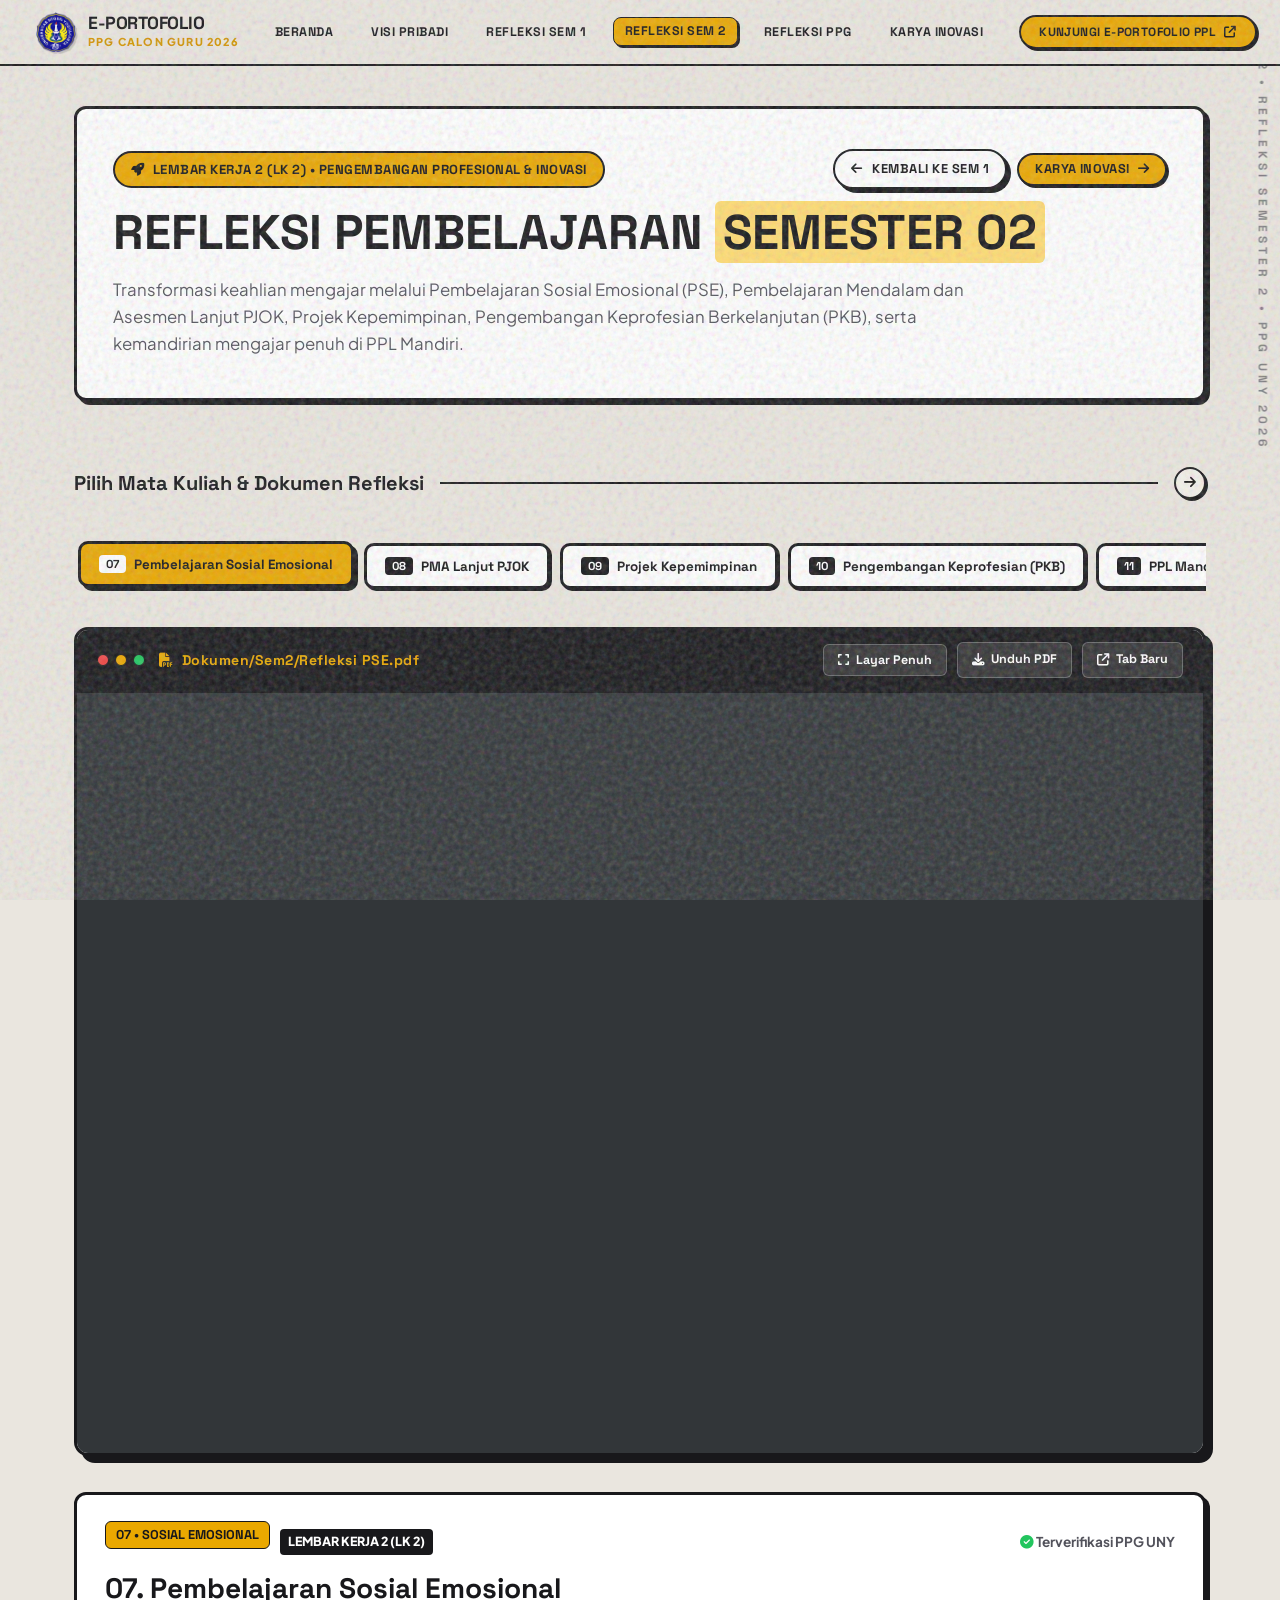
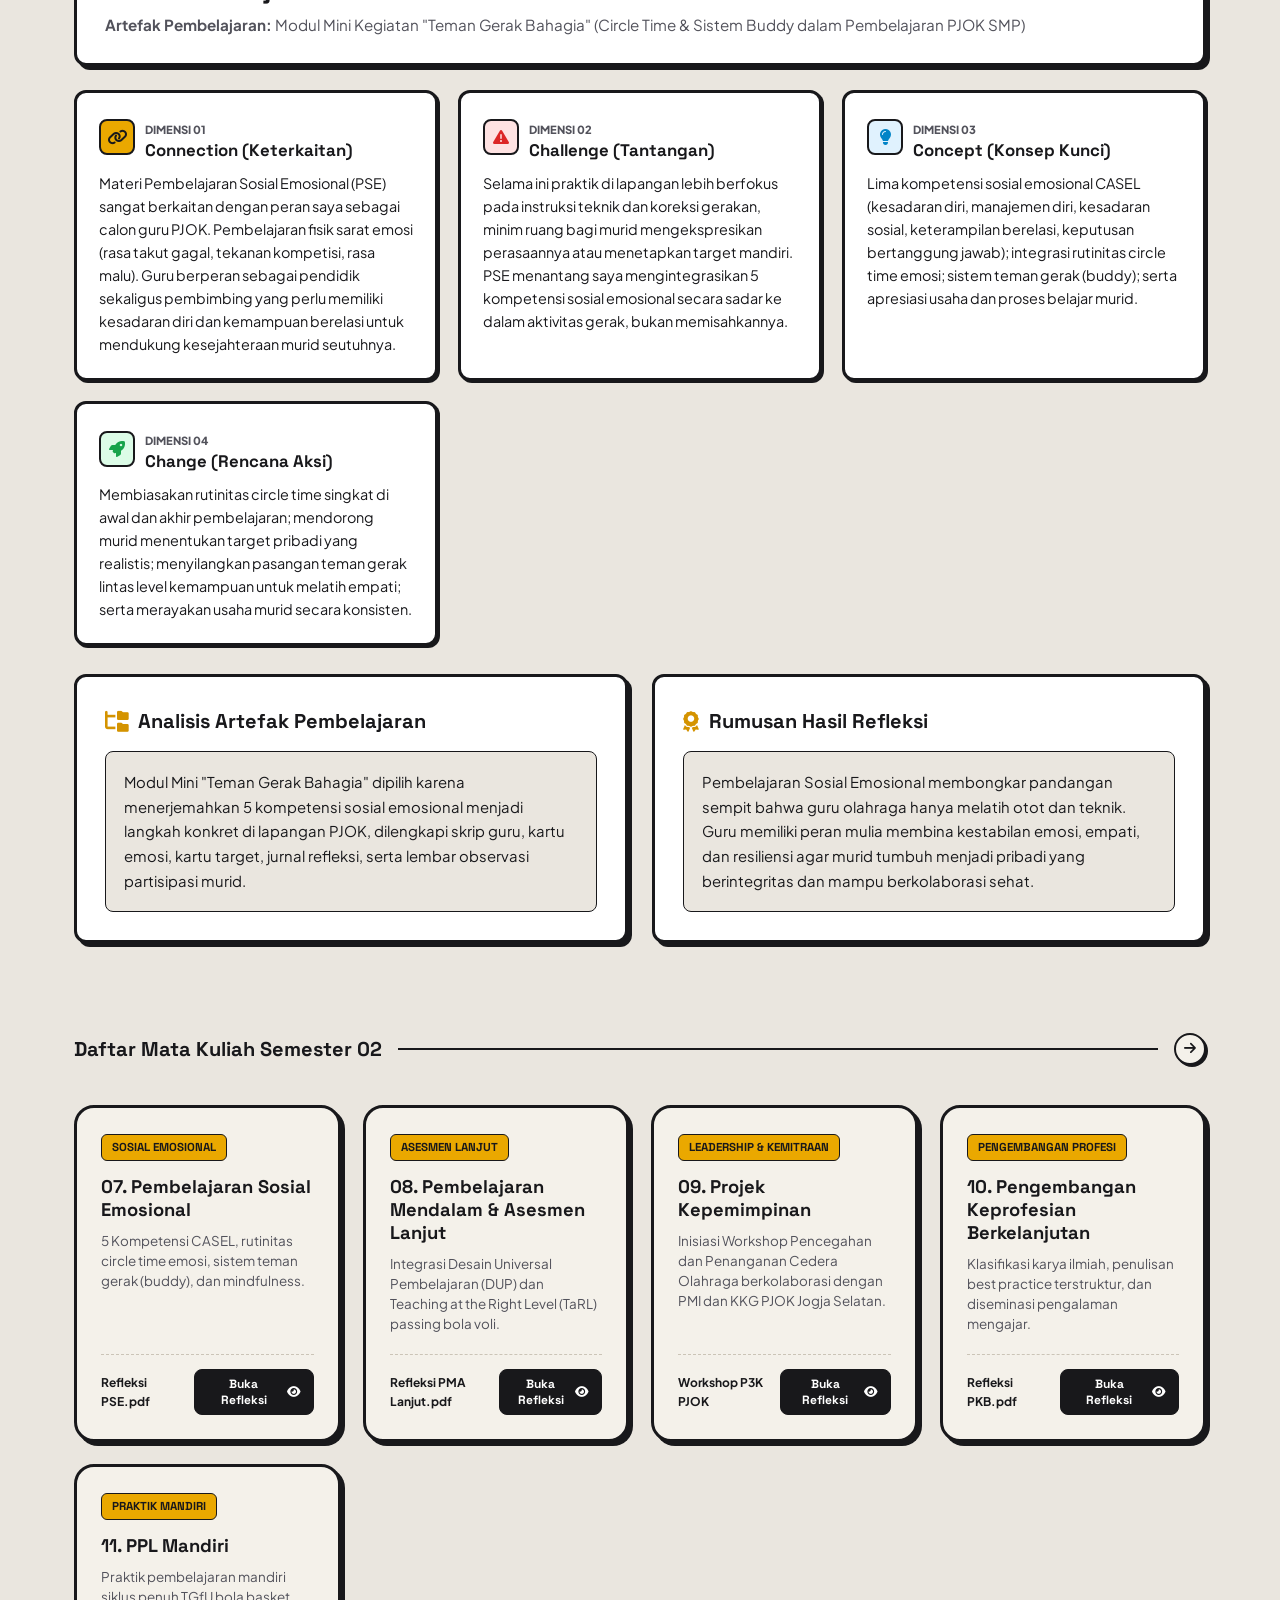
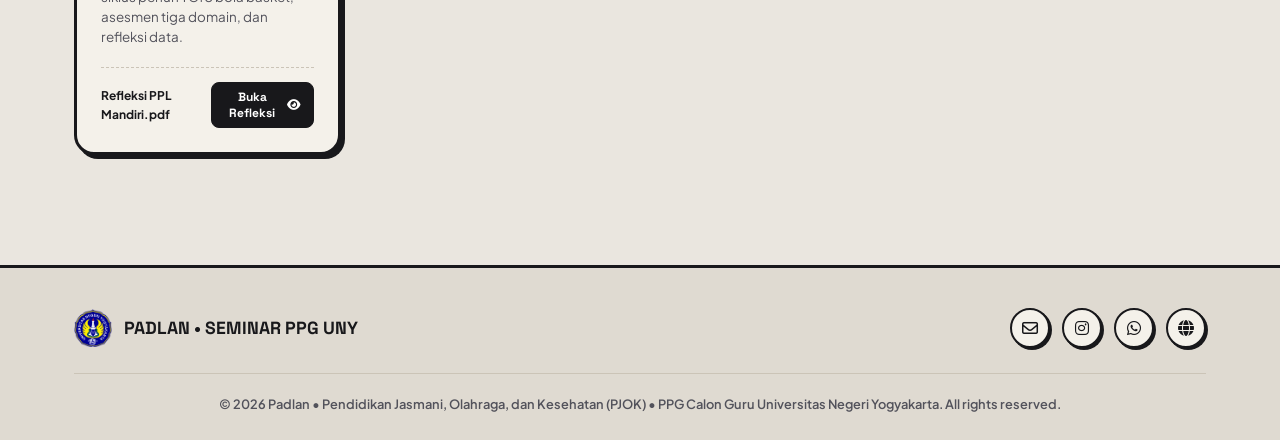
<file: refleksi2.html>
<!doctype html>
<html lang="id">
  <head>
    <meta charset="UTF-8" />
    <meta name="viewport" content="width=device-width, initial-scale=1.0" />
    <title>Refleksi Semester 2 | E-Portofolio Padlan - PPG Calon Guru UNY</title>
    <meta name="description" content="Lembar Kerja 2 (LK 2) Refleksi Pengalaman Belajar Setiap Mata Kuliah Semester 2 - Padlan, PPG Calon Guru UNY 2026." />

    <!-- Favicon -->
    <link rel="shortcut icon" href="images/Logo Uny outlitne.png" type="image/x-icon" />

    <!-- Font Awesome 6.5.1 -->
    <link rel="stylesheet" href="https://cdnjs.cloudflare.com/ajax/libs/font-awesome/6.5.1/css/all.min.css" />

    <!-- CSS Utama -->
    <link rel="stylesheet" href="css/style.css" />
  </head>

  <body>
    <!-- TEKSTUR KERTAS / GRAIN OVERLAY -->
    <div class="grain-overlay" aria-hidden="true"></div>

    <!-- RUNNING SIDE LABEL -->
    <div class="side-runner" aria-hidden="true">PADLAN • LEMBAR KERJA 2 • REFLEKSI SEMESTER 2 • PPG UNY 2026</div>

    <!-- NAVBAR -->
    <header class="navbar">
      <div class="container nav-inner">
        <a href="index.html" class="brand">
          <img src="images/logo_uny.png" alt="Logo UNY" class="brand-logo" />
          <div class="brand-text">
            <span class="brand-title">E-PORTOFOLIO</span>
            <span class="brand-sub">PPG CALON GURU 2026</span>
          </div>
        </a>

        <nav class="nav-center-wrapper" id="navMenu">
          <ul class="nav-menu">
            <li><a href="index.html" class="nav-link">Beranda</a></li>
            <li><a href="visi.html" class="nav-link">Visi Pribadi</a></li>
            <li><a href="sem1.html" class="nav-link">Refleksi Sem 1</a></li>
            <li><a href="sem2.html" class="nav-link active">Refleksi Sem 2</a></li>
            <li><a href="refleksi-ppg.html" class="nav-link">Refleksi PPG</a></li>
            <li><a href="karya.html" class="nav-link">Karya Inovasi</a></li>
          </ul>
        </nav>

        <a href="https://e-portofolio-ppg-padlan.vercel.app/" target="_blank" class="btn-nav">
          <span>Kunjungi E-Portofolio PPL</span>
          <i class="fa-solid fa-arrow-up-right-from-square"></i>
        </a>

        <button class="nav-toggle" id="navToggle" aria-label="Buka Menu Navigasi">
          <i class="fa-solid fa-bars"></i>
        </button>
      </div>
    </header>

    <main style="padding-top: 40px; padding-bottom: 80px">
      <!-- PAGE HEADER BANNER -->
      <section class="container" style="margin-bottom: 36px">
        <div style="background-color: var(--white); border: var(--border-thick); border-radius: 12px; padding: 40px 36px; box-shadow: var(--shadow-hard); position: relative; overflow: hidden">
          <div style="display: flex; flex-wrap: wrap; align-items: center; justify-content: space-between; gap: 16px; margin-bottom: 16px">
            <div
              style="
                display: inline-flex;
                align-items: center;
                gap: 8px;
                background-color: var(--mustard);
                border: var(--border-medium);
                padding: 6px 16px;
                border-radius: 30px;
                font-family: var(--font-display);
                font-size: 0.82rem;
                font-weight: 800;
                text-transform: uppercase;
                letter-spacing: 0.5px;
              "
            >
              <i class="fa-solid fa-rocket"></i>
              <span>Lembar Kerja 2 (LK 2) • Pengembangan Profesional & Inovasi</span>
            </div>

            <div style="display: flex; align-items: center; gap: 10px; flex-wrap: wrap">
              <a href="sem1.html" class="btn-outline" style="font-size: 0.8rem; padding: 8px 16px">
                <i class="fa-solid fa-arrow-left"></i>
                <span>Kembali ke Sem 1</span>
              </a>
              <a href="karya.html" class="btn-nav" style="font-size: 0.8rem; padding: 8px 16px">
                <span>Karya Inovasi</span>
                <i class="fa-solid fa-arrow-right"></i>
              </a>
            </div>
          </div>

          <h1 style="font-family: var(--font-display); font-size: clamp(2rem, 3.8vw, 3.2rem); font-weight: 900; color: var(--charcoal); line-height: 1.15; margin-bottom: 16px; text-transform: uppercase">
            Refleksi Pembelajaran <span style="background-color: var(--mustard-light); padding: 0 8px; border-radius: 6px">Semester 02</span>
          </h1>
          <p style="font-size: 1.05rem; color: var(--charcoal-muted); max-width: 860px; line-height: 1.6">
            Transformasi keahlian mengajar melalui Pembelajaran Sosial Emosional (PSE), Pembelajaran Mendalam dan Asesmen Lanjut PJOK, Projek Kepemimpinan, Pengembangan Keprofesian Berkelanjutan (PKB), serta kemandirian mengajar penuh di PPL Mandiri.
          </p>
        </div>
      </section>

      <!-- SECTION: PDF VIEWER & ANALISIS MATA KULIAH SEMESTER 2 -->
      <section class="container" id="viewer-section" style="margin-bottom: 60px">
        <!-- SECTION DIVIDER -->
        <div class="section-divider">
          <h2 class="section-divider-title">Pilih Mata Kuliah & Dokumen Refleksi</h2>
          <div class="section-divider-line"></div>
          <div class="section-divider-arrow"><i class="fa-solid fa-arrow-right"></i></div>
        </div>

        <!-- TABS SELECTOR 5 MATA KULIAH -->
        <div class="course-tabs-nav" id="courseTabs">
          <button class="course-tab-btn active" data-course="pse">
            <span class="tab-num">07</span>
            <span>Pembelajaran Sosial Emosional</span>
          </button>
          <button class="course-tab-btn" data-course="pma_lanjut">
            <span class="tab-num">08</span>
            <span>PMA Lanjut PJOK</span>
          </button>
          <button class="course-tab-btn" data-course="kepemimpinan">
            <span class="tab-num">09</span>
            <span>Projek Kepemimpinan</span>
          </button>
          <button class="course-tab-btn" data-course="pkb">
            <span class="tab-num">10</span>
            <span>Pengembangan Keprofesian (PKB)</span>
          </button>
          <button class="course-tab-btn" data-course="ppl_mandiri">
            <span class="tab-num">11</span>
            <span>PPL Mandiri</span>
          </button>
        </div>

        <!-- FITUR PDF VIEWER INTERAKTIF -->
        <div class="pdf-viewer-card" id="pdfViewerCard">
          <div class="pdf-viewer-header">
            <div class="pdf-viewer-title-group">
              <div class="pdf-window-dots">
                <span class="pdf-window-dot dot-red"></span>
                <span class="pdf-window-dot dot-yellow"></span>
                <span class="pdf-window-dot dot-green"></span>
              </div>
              <span class="pdf-filename" id="pdfViewerFilename">
                <i class="fa-solid fa-file-pdf"></i> Dokumen/Sem2/Refleksi PSE.pdf
              </span>
            </div>

            <div class="pdf-toolbar-actions">
              <button class="pdf-action-btn" id="btnFullscreenPdf" type="button" title="Mode Layar Penuh">
                <i class="fa-solid fa-expand" id="fullscreenIcon"></i>
                <span id="fullscreenText">Layar Penuh</span>
              </button>
              <a href="Dokumen/Sem2/Refleksi%20PSE.pdf" download="Refleksi PSE.pdf" id="btnDownloadPdf" class="pdf-action-btn" title="Unduh File PDF">
                <i class="fa-solid fa-download"></i>
                <span>Unduh PDF</span>
              </a>
              <a href="Dokumen/Sem2/Refleksi%20PSE.pdf" target="_blank" id="btnOpenNewTabPdf" class="pdf-action-btn" title="Buka di Tab Baru">
                <i class="fa-solid fa-arrow-up-right-from-square"></i>
                <span>Tab Baru</span>
              </a>
            </div>
          </div>

          <div class="pdf-viewer-body">
            <iframe
              id="pdfIframe"
              src="Dokumen/Sem2/Refleksi%20PSE.pdf#toolbar=1&navpanes=1&scrollbar=1"
              title="Pratinjau Dokumen Refleksi Semester 2"
              loading="lazy"
            ></iframe>
          </div>
        </div>

        <!-- DETAIL ANALISIS & REFLEKSI 4C DI BAWAH PDF VIEWER -->
        <div style="margin-top: 36px">
          <!-- CARD HEADER INFO MATA KULIAH -->
          <div style="background-color: var(--white); border: var(--border-thick); border-radius: 12px; padding: 26px 28px; box-shadow: var(--shadow-hard); margin-bottom: 24px; position: relative">
            <div style="display: flex; align-items: center; justify-content: space-between; flex-wrap: wrap; gap: 12px; margin-bottom: 8px">
              <div style="display: flex; align-items: center; gap: 10px">
                <span class="course-card-tag" id="courseTagBadge" style="background-color: var(--mustard); color: var(--charcoal); font-weight: 900; font-size: 0.8rem">
                  07 • SOSIAL EMOSIONAL
                </span>
                <span style="font-size: 0.78rem; font-weight: 800; background-color: var(--charcoal); color: var(--white); padding: 3px 8px; border-radius: 4px">
                  LEMBAR KERJA 2 (LK 2)
                </span>
              </div>
              <span style="font-size: 0.85rem; font-weight: 700; color: var(--charcoal-muted)">
                <i class="fa-solid fa-circle-check" style="color: #22c55e"></i> Terverifikasi PPG UNY
              </span>
            </div>

            <h2 id="courseDetailTitle" style="font-family: var(--font-display); font-size: clamp(1.4rem, 2.2vw, 1.85rem); font-weight: 900; color: var(--charcoal); line-height: 1.25">
              07. Pembelajaran Sosial Emosional
            </h2>
            <p id="courseArtefakTitle" style="font-size: 0.95rem; color: var(--charcoal-muted); margin-top: 6px">
              <strong>Artefak Pembelajaran:</strong> Modul Mini Kegiatan "Teman Gerak Bahagia" (Circle Time & Sistem Buddy dalam Pembelajaran PJOK SMP)
            </p>
          </div>

          <!-- GRID 4 KARTU 4C (CONNECTION, CHALLENGE, CONCEPT, CHANGE) -->
          <div style="display: grid; grid-template-columns: repeat(auto-fit, minmax(280px, 1fr)); gap: 20px; margin-bottom: 28px">
            <!-- 1. Connection -->
            <div style="background-color: var(--white); border: var(--border-thick); border-radius: 12px; padding: 22px; box-shadow: var(--shadow-hard-sm)">
              <div style="display: flex; align-items: center; gap: 10px; margin-bottom: 12px">
                <div style="width: 36px; height: 36px; border-radius: 8px; background-color: var(--mustard); border: var(--border-medium); display: flex; align-items: center; justify-content: center; font-size: 1rem; color: var(--charcoal); flex-shrink: 0">
                  <i class="fa-solid fa-link"></i>
                </div>
                <div>
                  <span style="font-size: 0.7rem; font-weight: 800; text-transform: uppercase; color: var(--charcoal-muted)">Dimensi 01</span>
                  <h4 style="font-family: var(--font-display); font-size: 1.05rem; font-weight: 900; color: var(--charcoal); line-height: 1.15">
                    Connection (Keterkaitan)
                  </h4>
                </div>
              </div>
              <p id="courseConnectionText" style="font-size: 0.9rem; line-height: 1.6; color: var(--charcoal)">
                Materi Pembelajaran Sosial Emosional (PSE) sangat berkaitan dengan peran saya sebagai calon guru PJOK. Pembelajaran fisik sarat emosi (rasa takut gagal, tekanan kompetisi, rasa malu). Guru berperan sebagai pendidik sekaligus pembimbing yang perlu memiliki kesadaran diri dan kemampuan berelasi untuk mendukung kesejahteraan murid seutuhnya.
              </p>
            </div>

            <!-- 2. Challenge -->
            <div style="background-color: var(--white); border: var(--border-thick); border-radius: 12px; padding: 22px; box-shadow: var(--shadow-hard-sm)">
              <div style="display: flex; align-items: center; gap: 10px; margin-bottom: 12px">
                <div style="width: 36px; height: 36px; border-radius: 8px; background-color: #fee2e2; border: var(--border-medium); display: flex; align-items: center; justify-content: center; font-size: 1rem; color: #dc2626; flex-shrink: 0">
                  <i class="fa-solid fa-triangle-exclamation"></i>
                </div>
                <div>
                  <span style="font-size: 0.7rem; font-weight: 800; text-transform: uppercase; color: var(--charcoal-muted)">Dimensi 02</span>
                  <h4 style="font-family: var(--font-display); font-size: 1.05rem; font-weight: 900; color: var(--charcoal); line-height: 1.15">
                    Challenge (Tantangan)
                  </h4>
                </div>
              </div>
              <p id="courseChallengeText" style="font-size: 0.9rem; line-height: 1.6; color: var(--charcoal)">
                Selama ini praktik di lapangan lebih berfokus pada instruksi teknik dan koreksi gerakan, minim ruang bagi murid mengekspresikan perasaannya atau menetapkan target mandiri. PSE menantang saya mengintegrasikan 5 kompetensi sosial emosional secara sadar ke dalam aktivitas gerak, bukan memisahkannya.
              </p>
            </div>

            <!-- 3. Concept -->
            <div style="background-color: var(--white); border: var(--border-thick); border-radius: 12px; padding: 22px; box-shadow: var(--shadow-hard-sm)">
              <div style="display: flex; align-items: center; gap: 10px; margin-bottom: 12px">
                <div style="width: 36px; height: 36px; border-radius: 8px; background-color: #e0f2fe; border: var(--border-medium); display: flex; align-items: center; justify-content: center; font-size: 1rem; color: #0284c7; flex-shrink: 0">
                  <i class="fa-solid fa-lightbulb"></i>
                </div>
                <div>
                  <span style="font-size: 0.7rem; font-weight: 800; text-transform: uppercase; color: var(--charcoal-muted)">Dimensi 03</span>
                  <h4 style="font-family: var(--font-display); font-size: 1.05rem; font-weight: 900; color: var(--charcoal); line-height: 1.15">
                    Concept (Konsep Kunci)
                  </h4>
                </div>
              </div>
              <p id="courseConceptText" style="font-size: 0.9rem; line-height: 1.6; color: var(--charcoal)">
                Lima kompetensi sosial emosional CASEL (kesadaran diri, manajemen diri, kesadaran sosial, keterampilan berelasi, keputusan bertanggung jawab); integrasi rutinitas circle time emosi; sistem teman gerak (buddy); serta apresiasi usaha dan proses belajar murid.
              </p>
            </div>

            <!-- 4. Change -->
            <div style="background-color: var(--white); border: var(--border-thick); border-radius: 12px; padding: 22px; box-shadow: var(--shadow-hard-sm)">
              <div style="display: flex; align-items: center; gap: 10px; margin-bottom: 12px">
                <div style="width: 36px; height: 36px; border-radius: 8px; background-color: #dcfce7; border: var(--border-medium); display: flex; align-items: center; justify-content: center; font-size: 1rem; color: #16a34a; flex-shrink: 0">
                  <i class="fa-solid fa-rocket"></i>
                </div>
                <div>
                  <span style="font-size: 0.7rem; font-weight: 800; text-transform: uppercase; color: var(--charcoal-muted)">Dimensi 04</span>
                  <h4 style="font-family: var(--font-display); font-size: 1.05rem; font-weight: 900; color: var(--charcoal); line-height: 1.15">
                    Change (Rencana Aksi)
                  </h4>
                </div>
              </div>
              <p id="courseChangeText" style="font-size: 0.9rem; line-height: 1.6; color: var(--charcoal)">
                Membiasakan rutinitas circle time singkat di awal dan akhir pembelajaran; mendorong murid menentukan target pribadi yang realistis; menyilangkan pasangan teman gerak lintas level kemampuan untuk melatih empati; serta merayakan usaha murid secara konsisten.
              </p>
            </div>
          </div>

          <!-- KARTU ANALISIS ARTEFAK & RUMUSAN HASIL REFLEKSI -->
          <div style="display: grid; grid-template-columns: repeat(auto-fit, minmax(320px, 1fr)); gap: 24px">
            <!-- Box Analisis Artefak -->
            <div style="background-color: var(--white); border: var(--border-thick); border-radius: 12px; padding: 28px; box-shadow: var(--shadow-hard)">
              <div style="display: flex; align-items: center; gap: 10px; margin-bottom: 14px">
                <i class="fa-solid fa-folder-tree" style="font-size: 1.3rem; color: var(--mustard-deep)"></i>
                <h3 style="font-family: var(--font-display); font-size: 1.25rem; font-weight: 900; color: var(--charcoal)">
                  Analisis Artefak Pembelajaran
                </h3>
              </div>
              <p id="courseArtefakReason" style="font-size: 0.93rem; line-height: 1.65; color: var(--charcoal); background-color: var(--paper-bg); padding: 18px; border-radius: 8px; border: var(--border-thin)">
                Modul Mini "Teman Gerak Bahagia" dipilih karena menerjemahkan 5 kompetensi sosial emosional menjadi langkah konkret di lapangan PJOK, dilengkapi skrip guru, kartu emosi, kartu target, jurnal refleksi, serta lembar observasi partisipasi murid.
              </p>
            </div>

            <!-- Box Rumusan Hasil Refleksi -->
            <div style="background-color: var(--white); border: var(--border-thick); border-radius: 12px; padding: 28px; box-shadow: var(--shadow-hard)">
              <div style="display: flex; align-items: center; gap: 10px; margin-bottom: 14px">
                <i class="fa-solid fa-award" style="font-size: 1.3rem; color: var(--mustard-deep)"></i>
                <h3 style="font-family: var(--font-display); font-size: 1.25rem; font-weight: 900; color: var(--charcoal)">
                  Rumusan Hasil Refleksi
                </h3>
              </div>
              <p id="courseRumusanText" style="font-size: 0.93rem; line-height: 1.65; color: var(--charcoal); background-color: var(--paper-bg); padding: 18px; border-radius: 8px; border: var(--border-thin)">
                Pembelajaran Sosial Emosional membongkar pandangan sempit bahwa guru olahraga hanya melatih otot dan teknik. Guru memiliki peran mulia membina kestabilan emosi, empati, dan resiliensi agar murid tumbuh menjadi pribadi yang berintegritas dan mampu berkolaborasi sehat.
              </p>
            </div>
          </div>
        </div>
      </section>

      <!-- SECTION DIVIDER -->
      <section class="container" style="margin-bottom: 30px">
        <div class="section-divider">
          <h2 class="section-divider-title">Daftar Mata Kuliah Semester 02</h2>
          <div class="section-divider-line"></div>
          <div class="section-divider-arrow"><i class="fa-solid fa-arrow-right"></i></div>
        </div>

        <!-- 5 KARTU MATA KULIAH RINGKAS -->
        <div class="materi-cards-grid">
          <!-- Card 7 -->
          <div class="course-card">
            <div>
              <span class="course-card-tag">Sosial Emosional</span>
              <h4>07. Pembelajaran Sosial Emosional</h4>
              <p>5 Kompetensi CASEL, rutinitas circle time emosi, sistem teman gerak (buddy), dan mindfulness.</p>
            </div>
            <div class="course-card-footer">
              <span style="font-size: 0.75rem; font-weight: 700">Refleksi PSE.pdf</span>
              <button class="btn-artefak select-course-card-btn" data-course="pse">
                <span>Buka Refleksi</span>
                <i class="fa-solid fa-eye"></i>
              </button>
            </div>
          </div>

          <!-- Card 8 -->
          <div class="course-card">
            <div>
              <span class="course-card-tag">Asesmen Lanjut</span>
              <h4>08. Pembelajaran Mendalam & Asesmen Lanjut</h4>
              <p>Integrasi Desain Universal Pembelajaran (DUP) dan Teaching at the Right Level (TaRL) passing bola voli.</p>
            </div>
            <div class="course-card-footer">
              <span style="font-size: 0.75rem; font-weight: 700">Refleksi PMA Lanjut.pdf</span>
              <button class="btn-artefak select-course-card-btn" data-course="pma_lanjut">
                <span>Buka Refleksi</span>
                <i class="fa-solid fa-eye"></i>
              </button>
            </div>
          </div>

          <!-- Card 9 -->
          <div class="course-card">
            <div>
              <span class="course-card-tag">Leadership & Kemitraan</span>
              <h4>09. Projek Kepemimpinan</h4>
              <p>Inisiasi Workshop Pencegahan dan Penanganan Cedera Olahraga berkolaborasi dengan PMI dan KKG PJOK Jogja Selatan.</p>
            </div>
            <div class="course-card-footer">
              <span style="font-size: 0.75rem; font-weight: 700">Workshop P3K PJOK</span>
              <button class="btn-artefak select-course-card-btn" data-course="kepemimpinan">
                <span>Buka Refleksi</span>
                <i class="fa-solid fa-eye"></i>
              </button>
            </div>
          </div>

          <!-- Card 10 -->
          <div class="course-card">
            <div>
              <span class="course-card-tag">Pengembangan Profesi</span>
              <h4>10. Pengembangan Keprofesian Berkelanjutan</h4>
              <p>Klasifikasi karya ilmiah, penulisan best practice terstruktur, dan diseminasi pengalaman mengajar.</p>
            </div>
            <div class="course-card-footer">
              <span style="font-size: 0.75rem; font-weight: 700">Refleksi PKB.pdf</span>
              <button class="btn-artefak select-course-card-btn" data-course="pkb">
                <span>Buka Refleksi</span>
                <i class="fa-solid fa-eye"></i>
              </button>
            </div>
          </div>

          <!-- Card 11 -->
          <div class="course-card">
            <div>
              <span class="course-card-tag">Praktik Mandiri</span>
              <h4>11. PPL Mandiri</h4>
              <p>Praktik pembelajaran mandiri siklus penuh TGfU bola basket, asesmen tiga domain, dan refleksi data.</p>
            </div>
            <div class="course-card-footer">
              <span style="font-size: 0.75rem; font-weight: 700">Refleksi PPL Mandiri.pdf</span>
              <button class="btn-artefak select-course-card-btn" data-course="ppl_mandiri">
                <span>Buka Refleksi</span>
                <i class="fa-solid fa-eye"></i>
              </button>
            </div>
          </div>
        </div>
      </section>
    </main>

    <!-- ==================== FOOTER ==================== -->
    <footer class="footer">
      <div class="container">
        <div class="footer-inner">
          <div class="footer-brand">
            <img src="images/logo_uny.png" alt="Logo UNY" style="height: 38px" />
            <span style="font-family: var(--font-display); font-weight: 900; font-size: 1.1rem; color: var(--charcoal)"> PADLAN • SEMINAR PPG UNY </span>
          </div>

          <div class="footer-socials">
            <a href="mailto:padlanholik2001@gmail.com" class="social-circle-btn" title="Email"><i class="fa-regular fa-envelope"></i></a>
            <a href="https://www.instagram.com/padlanholik/" target="_blank" class="social-circle-btn" title="Instagram"><i class="fa-brands fa-instagram"></i></a>
            <a href="https://wa.me/628990978313" target="_blank" class="social-circle-btn" title="WhatsApp"><i class="fa-brands fa-whatsapp"></i></a>
            <a href="https://e-portofolio-ppg-padlan.vercel.app/" target="_blank" class="social-circle-btn" title="E-Portofolio Eksternal"><i class="fa-solid fa-globe"></i></a>
          </div>
        </div>

        <div class="footer-bottom">
          <p>© 2026 Padlan • Pendidikan Jasmani, Olahraga, dan Kesehatan (PJOK) • PPG Calon Guru Universitas Negeri Yogyakarta. All rights reserved.</p>
        </div>
      </div>
    </footer>

    <script>
      // 1. Mobile Navbar Toggle
      const navToggle = document.getElementById("navToggle");
      const navMenu = document.getElementById("navMenu");
      if (navToggle && navMenu) {
        navToggle.addEventListener("click", () => {
          navMenu.classList.toggle("show");
          const icon = navToggle.querySelector("i");
          if (icon) {
            icon.classList.toggle("fa-bars");
            icon.classList.toggle("fa-xmark");
          }
        });

        document.querySelectorAll(".nav-link").forEach((link) => {
          link.addEventListener("click", () => {
            navMenu.classList.remove("show");
            const icon = navToggle.querySelector("i");
            if (icon) {
              icon.classList.add("fa-bars");
              icon.classList.remove("fa-xmark");
            }
          });
        });
      }

      // 2. Data Refleksi 5 Mata Kuliah Semester 2 (Berdasarkan PDF LK 2 Dokumen/Sem2)
      const courseRefleksiDataSem2 = {
        pse: {
          num: "07",
          tag: "07 • SOSIAL EMOSIONAL",
          title: "07. Pembelajaran Sosial Emosional",
          pdfFile: "Dokumen/Sem2/Refleksi%20PSE.pdf",
          downloadName: "Refleksi PSE.pdf",
          filename: "Dokumen/Sem2/Refleksi PSE.pdf",
          artefakTitle: "Modul Mini Kegiatan \"Teman Gerak Bahagia\" (Circle Time & Sistem Buddy dalam Pembelajaran PJOK SMP)",
          connection: "Materi Pembelajaran Sosial Emosional (PSE) sangat berkaitan dengan peran saya sebagai calon guru PJOK. Pembelajaran fisik sarat emosi (rasa takut gagal, tekanan kompetisi, rasa malu). Guru berperan sebagai pendidik sekaligus pembimbing yang perlu memiliki kesadaran diri dan kemampuan berelasi untuk mendukung kesejahteraan murid seutuhnya.",
          challenge: "Selama ini praktik di lapangan lebih berfokus pada instruksi teknik dan koreksi gerakan, minim ruang bagi murid mengekspresikan perasaannya atau menetapkan target mandiri. PSE menantang saya mengintegrasikan 5 kompetensi sosial emosional secara sadar ke dalam aktivitas gerak, bukan memisahkannya.",
          concept: "Lima kompetensi sosial emosional CASEL (kesadaran diri, manajemen diri, kesadaran sosial, keterampilan berelasi, keputusan bertanggung jawab); integrasi rutinitas circle time emosi; sistem teman gerak (buddy); serta apresiasi usaha dan proses belajar murid.",
          change: "Membiasakan rutinitas circle time singkat di awal dan akhir pembelajaran; mendorong murid menentukan target pribadi yang realistis; menyilangkan pasangan teman gerak lintas level kemampuan untuk melatih empati; serta merayakan usaha murid secara konsisten.",
          artefakReason: "Modul Mini \"Teman Gerak Bahagia\" dipilih karena menerjemahkan 5 kompetensi sosial emosional menjadi langkah konkret di lapangan PJOK, dilengkapi skrip guru, kartu emosi, kartu target, jurnal refleksi, serta lembar observasi partisipasi murid.",
          rumusan: "Pembelajaran Sosial Emosional membongkar pandangan sempit bahwa guru olahraga hanya melatih otot dan teknik. Guru memiliki peran mulia membina kestabilan emosi, empati, dan resiliensi agar murid tumbuh menjadi pribadi yang berintegritas dan mampu berkolaborasi sehat."
        },
        pma_lanjut: {
          num: "08",
          tag: "08 • ASESMEN LANJUT",
          title: "08. Pembelajaran Mendalam dan Asesmen Lanjut PJOK",
          pdfFile: "Dokumen/Sem2/Refleksi%20PMA%20Lanjut.pdf",
          downloadName: "Refleksi PMA Lanjut.pdf",
          filename: "Dokumen/Sem2/Refleksi PMA Lanjut.pdf",
          artefakTitle: "Artefak 2.D: Laporan Sintesis Strategi Pembelajaran PJOK \"Passing Bertahap, Semua Siap Menerima Bola\" (Integrasi DUP & TaRL)",
          connection: "Materi integrasi Desain Universal Pembelajaran (DUP) dan Teaching at the Right Level (TaRL) membekali saya menghadapi murid dengan kemampuan gerak dan latar belakang yang sangat beragam dalam satu kelas inklusif. Guru memastikan setiap murid, termasuk yang memiliki hambatan fisik atau sensori, berpartisipasi sesuai levelnya.",
          challenge: "Selama ini saya cenderung mengajarkan teknik passing bola voli secara klasikal dengan instruksi dan target seragam tanpa asesmen diagnostik awal. Variasi representasi materi dan pilihan ekspresi unjuk kerja murid minim sehingga anak yang lambat merasa minder.",
          concept: "Tiga prinsip DUP (keterlibatan/engagement, representasi, aksi & ekspresi) yang berpadu dengan pendekatan TaRL (asesmen diagnostik cepat, pengelompokan dinamis, aktivitas berjenjang) dalam skenario pembelajaran efisien.",
          change: "Membiasakan asesmen diagnostik singkat di awal materi; membentuk kelompok dinamis berjenjang; memodifikasi alat dan jarak latihan sesuai kebutuhan; serta memberikan apresiasi berbasis usaha (effort-based praise) agar semua murid termotivasi.",
          artefakReason: "Artefak 2.D menerjemahkan konsep DUP dan TaRL menjadi skenario konkret 2 x 40 menit passing bola voli SMP, lengkap dengan identifikasi hambatan belajar dan solusi berjenjang.",
          rumusan: "Integrasi DUP dan TaRL membuktikan bahwa keberagaman siswa bukan kendala, melainkan titik pijak merancang pembelajaran adaptif. Seluruh murid berhak mendapatkan ruang belajar yang aman, percaya diri, dan mencapai kemajuan gerak bermakna."
        },
        kepemimpinan: {
          num: "09",
          tag: "09 • KEPEMIMPINAN & P3K",
          title: "09. Projek Kepemimpinan",
          pdfFile: "Dokumen/Sem2/Refleksi%20PK.pdf",
          downloadName: "Refleksi PK.pdf",
          filename: "Dokumen/Sem2/Refleksi PK.pdf • Projek Kepemimpinan",
          artefakTitle: "Laporan & Refleksi Projek: Workshop Pencegahan dan Penanganan Cedera (Pertolongan Pertama Cedera Olahraga)",
          connection: "Guru PJOK adalah orang pertama yang berada di dekat siswa saat cedera olahraga terjadi di sekolah, namun banyak yang belum dibekali pelatihan pertolongan pertama (P3K) yang benar. Workshop ini menjawab kebutuhan nyata di lapangan sekaligus melatih calon guru memimpin inisiatif dari masalah menuju solusi nyata.",
          challenge: "Selama ini penanganan cedera di lapangan masih bergantung pada kebiasaan turun-temurun yang keliru (seperti mengurut atau meluruskan paksa bagian tubuh yang dicurigai patah). Selain itu, mengelola tim kerja, menjalin kemitraan multi-pihak (KKG PJOK Jogja Selatan, PMI, sekolah mitra, sponsor), serta mengelola anggaran sekitar Rp 1,1 juta menuntut kepemimpinan koordinatif dan ketelitian data yang tinggi.",
          concept: "Kepemimpinan transformatif berbasis delegasi dan kepercayaan tim; kemitraan multi-sektor; prinsip pertolongan pertama (prioritas keselamatan penolong & korban, imobilisasi dugaan fraktur, balut tekan perdarahan, protokol cedera RICE); serta pemahaman batas kewenangan guru (bukan tenaga medis, rujukan cepat).",
          change: "Memimpin dengan lebih banyak mendengar dan menyelaraskan tim; memastikan konsistensi dan integritas dokumen administrasi satu pintu; membagikan modul & buku saku digital P3K kepada guru; serta mendorong sekolah membentuk satgas P3K sederhana dengan kotak P3K lengkap.",
          artefakReason: "Dokumen Refleksi dan Laporan Workshop Cedera membuktikan kepemimpinan nyata calon guru dalam mengidentifikasi masalah lapangan, memetakan peran tim, menggandeng PMI dan KKG UPT Jogja Selatan, menyusun buku saku P3K, serta mengevaluasi dampak kegiatan.",
          rumusan: "Kepemimpinan seorang pendidik bermula dari kepedulian tulus pada keselamatan murid dan keberanian bertindak sebelum diminta. Menjadi pemimpin bukan tentang bekerja sendiri atau sekadar mengambil keputusan, melainkan seni memberdayakan tim, merajut kemitraan, dan menghadirkan dampak nyata bagi ekosistem pendidikan."
        },
        pkb: {
          num: "10",
          tag: "10 • PENGEMBANGAN PROFESI",
          title: "10. Pengembangan Keprofesian Berkelanjutan (PKB)",
          pdfFile: "Dokumen/Sem2/Refleksi%20PKB.pdf",
          downloadName: "Refleksi PKB.pdf",
          filename: "Dokumen/Sem2/Refleksi PKB.pdf",
          artefakTitle: "Tugas BAB 6: Karya Tulis Ilmiah Penelitian (Analisis Skripsi Bantul & Tulisan Best Practice Modifikasi Bola Voli)",
          connection: "Keprofesian guru tidak berhenti setelah lulus PPG, melainkan menuntut kemampuan mendokumentasikan, merefleksikan, dan mengomunikasikan pengalaman mengajar secara ilmiah sepanjang karier keguruan.",
          challenge: "Sebelumnya menulis karya ilmiah hanya formalitas kelulusan skripsi tanpa memahami pembeda sistematis ragam karya (tesis, jurnal, best practice) dan belum terbiasa menuliskan praktik baik harian secara terstruktur.",
          concept: "Klasifikasi jenis karya ilmiah dan struktur penulisan best practice (identifikasi masalah, solusi/inovasi, kesimpulan, kata kunci); 3 unsur utama PKB: pengembangan diri, publikasi ilmiah, dan karya inovatif.",
          change: "Membiasakan diri menuliskan refleksi atau best practice singkat setiap kali selesai mengajar; memanfaatkan berbagai jenis karya ilmiah (artikel jurnal, PTK); serta berbagi kepada rekan sejawat guru PJOK.",
          artefakReason: "Tugas BAB 6 secara nyata mempraktikkan dua keterampilan PKB: analisis karya ilmiah skripsi dan penulisan naskah best practice berbasis pengalaman mengajar nyata bola voli di sekolah.",
          rumusan: "Pengembangan Keprofesian Berkelanjutan menyadarkan bahwa guru profesional adalah pembelajar abadi. Melalui penulisan ilmiah dan publikasi best practice, pengalaman mengajar bertransformasi menjadi khazanah keilmuan yang bermanfaat bagi dunia pendidikan."
        },
        ppl_mandiri: {
          num: "11",
          tag: "11 • PRAKTIK MANDIRI",
          title: "11. Praktik Pengalaman Lapangan (PPL) Mandiri",
          pdfFile: "Dokumen/Sem2/Refleksi%20PPL%20Mandiri.pdf",
          downloadName: "Refleksi PPL Mandiri.pdf",
          filename: "Dokumen/Sem2/Refleksi PPL Mandiri.pdf",
          artefakTitle: "Laporan Pembelajaran Siklus 1 Permainan Bola Basket Kelas VII B (Pendekatan TGfU & Triangulasi Asesmen)",
          connection: "Puncak kemampuan mandiri calon guru profesional: mengelola satu siklus pembelajaran penuh secara mandiri dan bertanggung jawab (dari asesmen awal, pembentukan kelompok heterogen, observasi proses, hingga penilaian kinerja dan tindak lanjut).",
          challenge: "Sebelumnya belum terbiasa mengelola data asesmen kelas secara sistematis lintas pertemuan dan belum kritis meninjau kualitas instrumen buatan sendiri (menyadari kemungkinan ceiling effect rubrik observasi).",
          concept: "Pendekatan Teaching Games for Understanding (TGfU) permainan invasi basket; pentingnya asesmen awal untuk kelompok heterogen & peer tutoring; triangulasi data (guru, kinerja, diri murid); serta tindak lanjut berbasis data konkret.",
          change: "Secara konsisten mendokumentasikan dan menganalisis data asesmen setiap siklus pembelajaran; lebih kritis menyusun rubrik penilaian yang tajam membedakan penguasaan murid; serta menindaklanjuti temuan ke siklus berikutnya.",
          artefakReason: "Laporan Siklus 1 Bola Basket merupakan bukti nyata praktik mengajar mandiri utuh dalam satu siklus lengkap dengan triangulasi data asesmen, analisis konvergensi, dan rencana tindak lanjut Siklus 2.",
          rumusan: "PPL Mandiri membuktikan kedewasaan pedagogis guru. Keprofesionalan tidak hanya dinilai dari aksi di lapangan, melainkan dari ketajaman mengolah data asesmen, mengenali kelemahan instrumen, dan merancang intervensi perbaikan berkelanjutan."
        }
      };

      // 3. Elements Mapping
      const courseTabBtns = document.querySelectorAll(".course-tab-btn");
      const pdfIframe = document.getElementById("pdfIframe");
      const pdfViewerFilename = document.getElementById("pdfViewerFilename");
      const btnDownloadPdf = document.getElementById("btnDownloadPdf");
      const btnOpenNewTabPdf = document.getElementById("btnOpenNewTabPdf");
      const courseTagBadge = document.getElementById("courseTagBadge");
      const courseDetailTitle = document.getElementById("courseDetailTitle");
      const courseArtefakTitle = document.getElementById("courseArtefakTitle");
      const courseConnectionText = document.getElementById("courseConnectionText");
      const courseChallengeText = document.getElementById("courseChallengeText");
      const courseConceptText = document.getElementById("courseConceptText");
      const courseChangeText = document.getElementById("courseChangeText");
      const courseArtefakReason = document.getElementById("courseArtefakReason");
      const courseRumusanText = document.getElementById("courseRumusanText");

      // 4. Function Switch Course
      function selectCourseSem2(courseKey, smoothScroll = false) {
        const data = courseRefleksiDataSem2[courseKey];
        if (!data) return;

        // Update active tab buttons
        courseTabBtns.forEach((btn) => {
          if (btn.getAttribute("data-course") === courseKey) {
            btn.classList.add("active");
          } else {
            btn.classList.remove("active");
          }
        });

        // Update PDF Viewer
        pdfIframe.src = `${data.pdfFile}#toolbar=1&navpanes=1&scrollbar=1`;
        pdfViewerFilename.innerHTML = `<i class="fa-solid fa-file-pdf"></i> ${data.filename}`;
        btnDownloadPdf.href = data.pdfFile;
        btnDownloadPdf.download = data.downloadName;
        btnOpenNewTabPdf.href = data.pdfFile;

        // Update Analisis & Refleksi Texts
        courseTagBadge.textContent = data.tag;
        courseDetailTitle.textContent = data.title;
        courseArtefakTitle.innerHTML = `<strong>Artefak Pembelajaran:</strong> ${data.artefakTitle}`;
        courseConnectionText.textContent = data.connection;
        courseChallengeText.textContent = data.challenge;
        courseConceptText.textContent = data.concept;
        courseChangeText.textContent = data.change;
        courseArtefakReason.textContent = data.artefakReason;
        courseRumusanText.textContent = data.rumusan;

        if (smoothScroll) {
          const targetEl = document.getElementById("viewer-section");
          if (targetEl) {
            targetEl.scrollIntoView({ behavior: "smooth", block: "start" });
          }
        }
      }

      // Event listener for Tabs
      courseTabBtns.forEach((btn) => {
        btn.addEventListener("click", () => {
          const key = btn.getAttribute("data-course");
          selectCourseSem2(key, false);
        });
      });

      // Event listener for Bottom Quick Cards
      document.querySelectorAll(".select-course-card-btn").forEach((cardBtn) => {
        cardBtn.addEventListener("click", () => {
          const key = cardBtn.getAttribute("data-course");
          selectCourseSem2(key, true);
        });
      });

      // 5. Fullscreen PDF Viewer Toggle
      const btnFullscreenPdf = document.getElementById("btnFullscreenPdf");
      const pdfViewerCard = document.getElementById("pdfViewerCard");
      const fullscreenIcon = document.getElementById("fullscreenIcon");
      const fullscreenText = document.getElementById("fullscreenText");

      if (btnFullscreenPdf && pdfViewerCard) {
        btnFullscreenPdf.addEventListener("click", () => {
          const isFs = pdfViewerCard.classList.toggle("is-fullscreen");
          if (isFs) {
            fullscreenIcon.className = "fa-solid fa-compress";
            fullscreenText.textContent = "Keluar Layar Penuh";
            document.body.style.overflow = "hidden";
          } else {
            fullscreenIcon.className = "fa-solid fa-expand";
            fullscreenText.textContent = "Layar Penuh";
            document.body.style.overflow = "";
          }
        });

        document.addEventListener("keydown", (e) => {
          if (e.key === "Escape" && pdfViewerCard.classList.contains("is-fullscreen")) {
            pdfViewerCard.classList.remove("is-fullscreen");
            fullscreenIcon.className = "fa-solid fa-expand";
            fullscreenText.textContent = "Layar Penuh";
            document.body.style.overflow = "";
          }
        });
      }
    </script>
  </body>
</html>
</file>
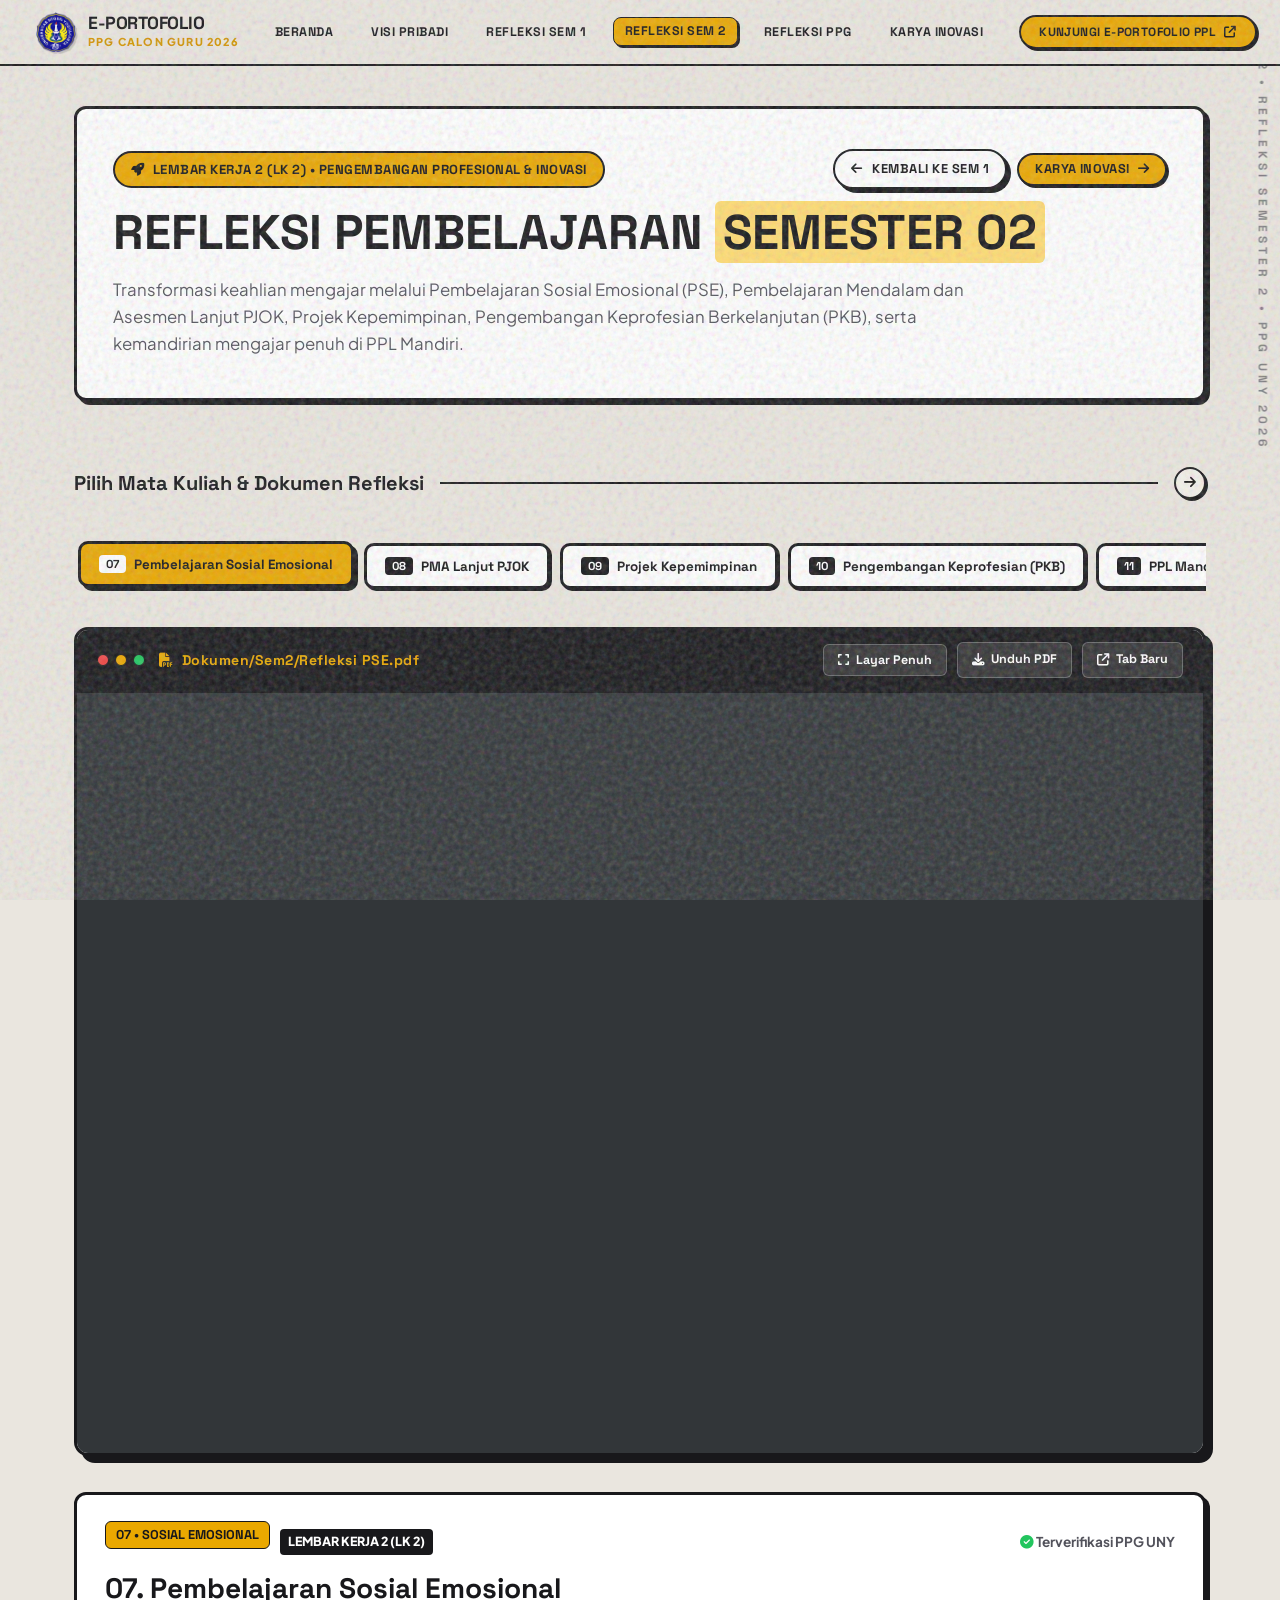
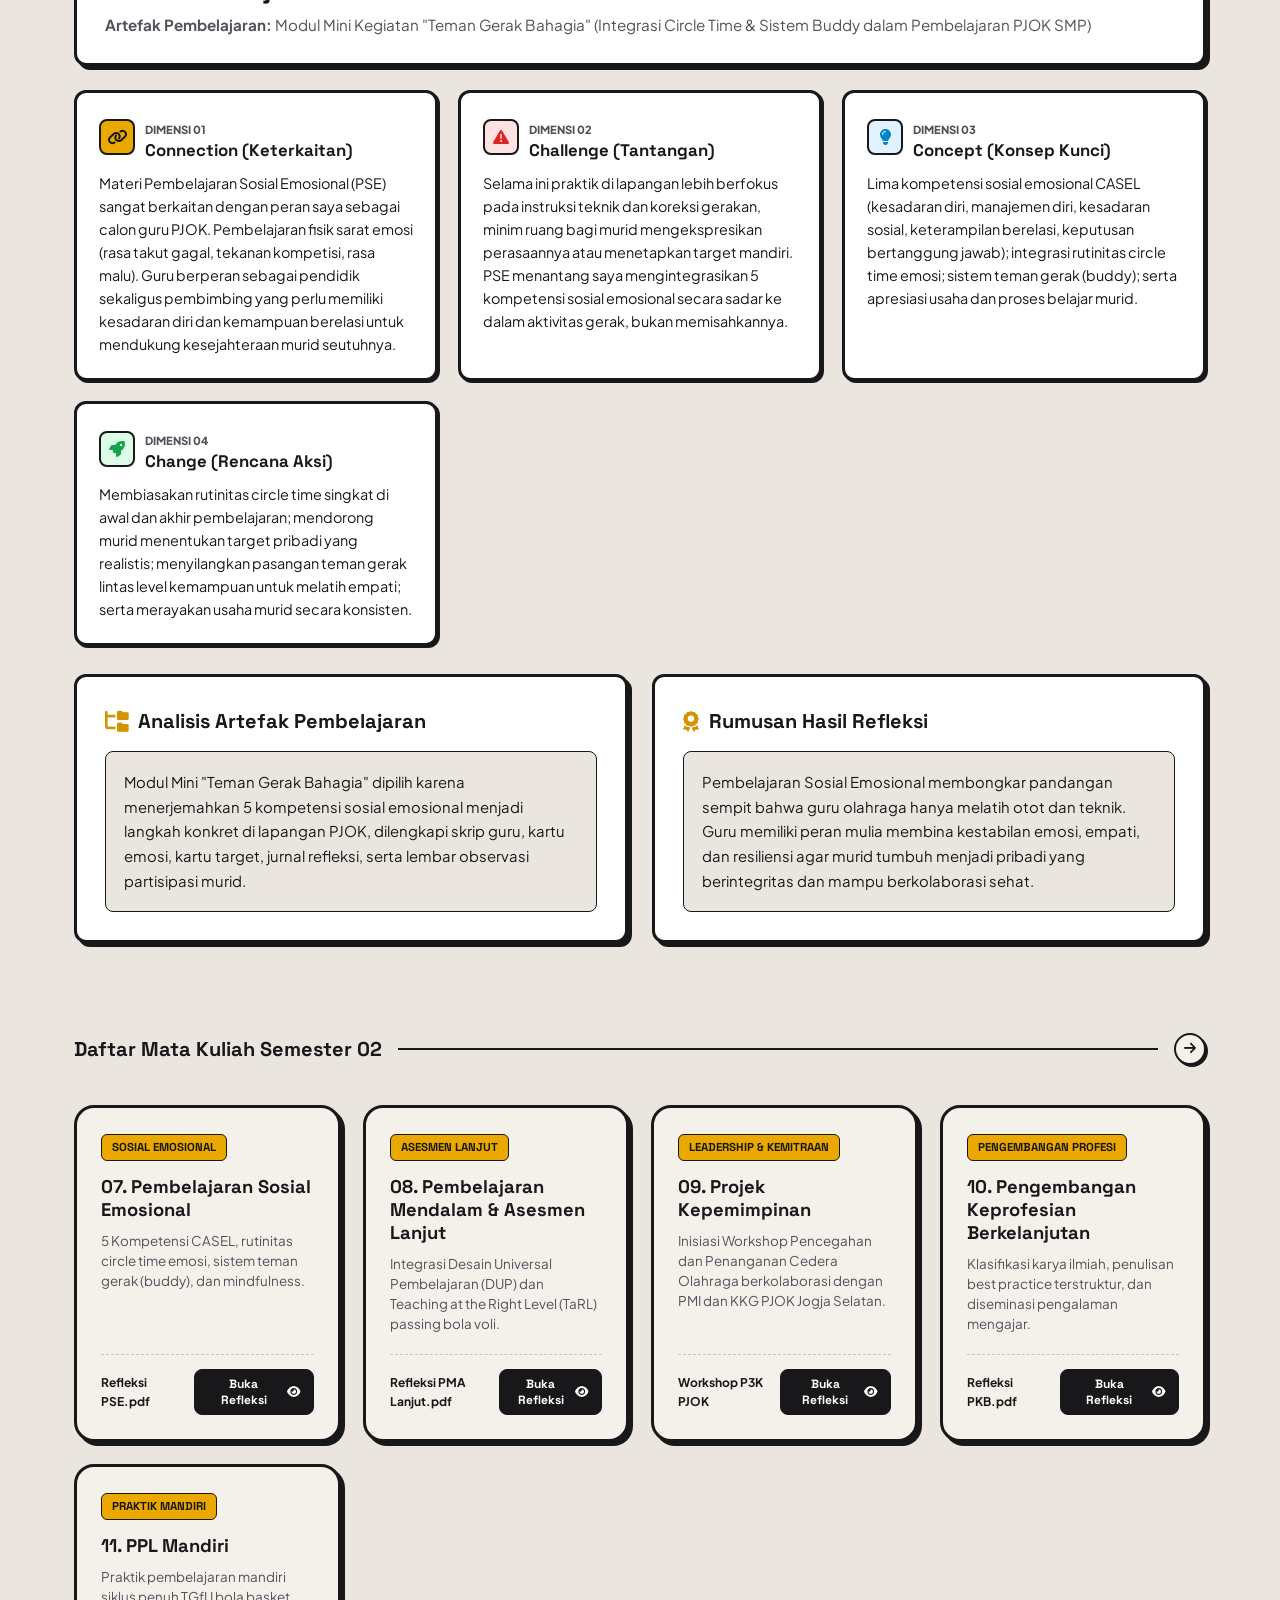
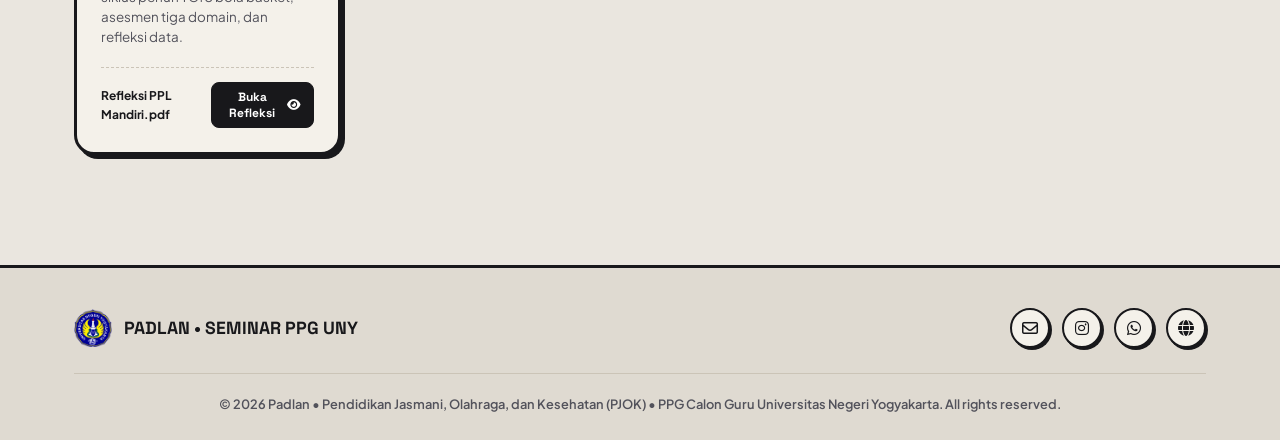
<file: sem2.html>
<!doctype html>
<html lang="id">
  <head>
    <meta charset="UTF-8" />
    <meta name="viewport" content="width=device-width, initial-scale=1.0" />
    <title>Refleksi Semester 2 | E-Portofolio Padlan - PPG Calon Guru UNY</title>
    <meta name="description" content="Lembar Kerja 2 (LK 2) Refleksi Pengalaman Belajar Setiap Mata Kuliah Semester 2 - Padlan, PPG Calon Guru UNY 2026." />

    <!-- Favicon -->
    <link rel="shortcut icon" href="images/Logo Uny outlitne.png" type="image/x-icon" />

    <!-- Font Awesome 6.5.1 -->
    <link rel="stylesheet" href="https://cdnjs.cloudflare.com/ajax/libs/font-awesome/6.5.1/css/all.min.css" />

    <!-- CSS Utama -->
    <link rel="stylesheet" href="css/style.css" />
  </head>

  <body>
    <!-- TEKSTUR KERTAS / GRAIN OVERLAY -->
    <div class="grain-overlay" aria-hidden="true"></div>

    <!-- RUNNING SIDE LABEL -->
    <div class="side-runner" aria-hidden="true">PADLAN • LEMBAR KERJA 2 • REFLEKSI SEMESTER 2 • PPG UNY 2026</div>

    <!-- NAVBAR -->
    <header class="navbar">
      <div class="container nav-inner">
        <a href="index.html" class="brand">
          <img src="images/logo_uny.png" alt="Logo UNY" class="brand-logo" />
          <div class="brand-text">
            <span class="brand-title">E-PORTOFOLIO</span>
            <span class="brand-sub">PPG CALON GURU 2026</span>
          </div>
        </a>

        <nav class="nav-center-wrapper" id="navMenu">
          <ul class="nav-menu">
            <li><a href="index.html" class="nav-link">Beranda</a></li>
            <li><a href="visi.html" class="nav-link">Visi Pribadi</a></li>
            <li><a href="sem1.html" class="nav-link">Refleksi Sem 1</a></li>
            <li><a href="sem2.html" class="nav-link active">Refleksi Sem 2</a></li>
            <li><a href="refleksi-ppg.html" class="nav-link">Refleksi PPG</a></li>
            <li><a href="karya.html" class="nav-link">Karya Inovasi</a></li>
          </ul>
        </nav>

        <a href="https://e-portofolio-ppg-padlan.vercel.app/" target="_blank" class="btn-nav">
          <span>Kunjungi E-Portofolio PPL</span>
          <i class="fa-solid fa-arrow-up-right-from-square"></i>
        </a>

        <button class="nav-toggle" id="navToggle" aria-label="Buka Menu Navigasi">
          <i class="fa-solid fa-bars"></i>
        </button>
      </div>
    </header>

    <main style="padding-top: 40px; padding-bottom: 80px">
      <!-- PAGE HEADER BANNER -->
      <section class="container" style="margin-bottom: 36px">
        <div style="background-color: var(--white); border: var(--border-thick); border-radius: 12px; padding: 40px 36px; box-shadow: var(--shadow-hard); position: relative; overflow: hidden">
          <div style="display: flex; flex-wrap: wrap; align-items: center; justify-content: space-between; gap: 16px; margin-bottom: 16px">
            <div
              style="
                display: inline-flex;
                align-items: center;
                gap: 8px;
                background-color: var(--mustard);
                border: var(--border-medium);
                padding: 6px 16px;
                border-radius: 30px;
                font-family: var(--font-display);
                font-size: 0.82rem;
                font-weight: 800;
                text-transform: uppercase;
                letter-spacing: 0.5px;
              "
            >
              <i class="fa-solid fa-rocket"></i>
              <span>Lembar Kerja 2 (LK 2) • Pengembangan Profesional & Inovasi</span>
            </div>

            <div style="display: flex; align-items: center; gap: 10px; flex-wrap: wrap">
              <a href="sem1.html" class="btn-outline" style="font-size: 0.8rem; padding: 8px 16px">
                <i class="fa-solid fa-arrow-left"></i>
                <span>Kembali ke Sem 1</span>
              </a>
              <a href="karya.html" class="btn-nav" style="font-size: 0.8rem; padding: 8px 16px">
                <span>Karya Inovasi</span>
                <i class="fa-solid fa-arrow-right"></i>
              </a>
            </div>
          </div>

          <h1 style="font-family: var(--font-display); font-size: clamp(2rem, 3.8vw, 3.2rem); font-weight: 900; color: var(--charcoal); line-height: 1.15; margin-bottom: 16px; text-transform: uppercase">
            Refleksi Pembelajaran <span style="background-color: var(--mustard-light); padding: 0 8px; border-radius: 6px">Semester 02</span>
          </h1>
          <p style="font-size: 1.05rem; color: var(--charcoal-muted); max-width: 860px; line-height: 1.6">
            Transformasi keahlian mengajar melalui Pembelajaran Sosial Emosional (PSE), Pembelajaran Mendalam dan Asesmen Lanjut PJOK, Projek Kepemimpinan, Pengembangan Keprofesian Berkelanjutan (PKB), serta kemandirian mengajar penuh di PPL Mandiri.
          </p>
        </div>
      </section>

      <!-- SECTION: PDF VIEWER & ANALISIS MATA KULIAH SEMESTER 2 -->
      <section class="container" id="viewer-section" style="margin-bottom: 60px">
        <!-- SECTION DIVIDER -->
        <div class="section-divider">
          <h2 class="section-divider-title">Pilih Mata Kuliah & Dokumen Refleksi</h2>
          <div class="section-divider-line"></div>
          <div class="section-divider-arrow"><i class="fa-solid fa-arrow-right"></i></div>
        </div>

        <!-- TABS SELECTOR 5 MATA KULIAH -->
        <div class="course-tabs-nav" id="courseTabs">
          <button class="course-tab-btn active" data-course="pse">
            <span class="tab-num">07</span>
            <span>Pembelajaran Sosial Emosional</span>
          </button>
          <button class="course-tab-btn" data-course="pma_lanjut">
            <span class="tab-num">08</span>
            <span>PMA Lanjut PJOK</span>
          </button>
          <button class="course-tab-btn" data-course="kepemimpinan">
            <span class="tab-num">09</span>
            <span>Projek Kepemimpinan</span>
          </button>
          <button class="course-tab-btn" data-course="pkb">
            <span class="tab-num">10</span>
            <span>Pengembangan Keprofesian (PKB)</span>
          </button>
          <button class="course-tab-btn" data-course="ppl_mandiri">
            <span class="tab-num">11</span>
            <span>PPL Mandiri</span>
          </button>
        </div>

        <!-- FITUR PDF VIEWER INTERAKTIF -->
        <div class="pdf-viewer-card" id="pdfViewerCard">
          <div class="pdf-viewer-header">
            <div class="pdf-viewer-title-group">
              <div class="pdf-window-dots">
                <span class="pdf-window-dot dot-red"></span>
                <span class="pdf-window-dot dot-yellow"></span>
                <span class="pdf-window-dot dot-green"></span>
              </div>
              <span class="pdf-filename" id="pdfViewerFilename">
                <i class="fa-solid fa-file-pdf"></i> Dokumen/Sem2/Refleksi PSE.pdf
              </span>
            </div>

            <div class="pdf-toolbar-actions">
              <button class="pdf-action-btn" id="btnFullscreenPdf" type="button" title="Mode Layar Penuh">
                <i class="fa-solid fa-expand" id="fullscreenIcon"></i>
                <span id="fullscreenText">Layar Penuh</span>
              </button>
              <a href="Dokumen/Sem2/Refleksi%20PSE.pdf" download="Refleksi PSE.pdf" id="btnDownloadPdf" class="pdf-action-btn" title="Unduh File PDF">
                <i class="fa-solid fa-download"></i>
                <span>Unduh PDF</span>
              </a>
              <a href="Dokumen/Sem2/Refleksi%20PSE.pdf" target="_blank" id="btnOpenNewTabPdf" class="pdf-action-btn" title="Buka di Tab Baru">
                <i class="fa-solid fa-arrow-up-right-from-square"></i>
                <span>Tab Baru</span>
              </a>
            </div>
          </div>

          <div class="pdf-viewer-body">
            <iframe
              id="pdfIframe"
              src="Dokumen/Sem2/Refleksi%20PSE.pdf#toolbar=1&navpanes=1&scrollbar=1"
              title="Pratinjau Dokumen Refleksi Semester 2"
              loading="lazy"
            ></iframe>
          </div>
        </div>

        <!-- DETAIL ANALISIS & REFLEKSI 4C DI BAWAH PDF VIEWER -->
        <div style="margin-top: 36px">
          <!-- CARD HEADER INFO MATA KULIAH -->
          <div style="background-color: var(--white); border: var(--border-thick); border-radius: 12px; padding: 26px 28px; box-shadow: var(--shadow-hard); margin-bottom: 24px; position: relative">
            <div style="display: flex; align-items: center; justify-content: space-between; flex-wrap: wrap; gap: 12px; margin-bottom: 8px">
              <div style="display: flex; align-items: center; gap: 10px">
                <span class="course-card-tag" id="courseTagBadge" style="background-color: var(--mustard); color: var(--charcoal); font-weight: 900; font-size: 0.8rem">
                  07 • SOSIAL EMOSIONAL
                </span>
                <span style="font-size: 0.78rem; font-weight: 800; background-color: var(--charcoal); color: var(--white); padding: 3px 8px; border-radius: 4px">
                  LEMBAR KERJA 2 (LK 2)
                </span>
              </div>
              <span style="font-size: 0.85rem; font-weight: 700; color: var(--charcoal-muted)">
                <i class="fa-solid fa-circle-check" style="color: #22c55e"></i> Terverifikasi PPG UNY
              </span>
            </div>

            <h2 id="courseDetailTitle" style="font-family: var(--font-display); font-size: clamp(1.4rem, 2.2vw, 1.85rem); font-weight: 900; color: var(--charcoal); line-height: 1.25">
              07. Pembelajaran Sosial Emosional
            </h2>
            <p id="courseArtefakTitle" style="font-size: 0.95rem; color: var(--charcoal-muted); margin-top: 6px">
              <strong>Artefak Pembelajaran:</strong> Modul Mini Kegiatan "Teman Gerak Bahagia" (Integrasi Circle Time & Sistem Buddy dalam Pembelajaran PJOK SMP)
            </p>
          </div>

          <!-- GRID 4 KARTU 4C (CONNECTION, CHALLENGE, CONCEPT, CHANGE) -->
          <div style="display: grid; grid-template-columns: repeat(auto-fit, minmax(280px, 1fr)); gap: 20px; margin-bottom: 28px">
            <!-- 1. Connection -->
            <div style="background-color: var(--white); border: var(--border-thick); border-radius: 12px; padding: 22px; box-shadow: var(--shadow-hard-sm)">
              <div style="display: flex; align-items: center; gap: 10px; margin-bottom: 12px">
                <div style="width: 36px; height: 36px; border-radius: 8px; background-color: var(--mustard); border: var(--border-medium); display: flex; align-items: center; justify-content: center; font-size: 1rem; color: var(--charcoal); flex-shrink: 0">
                  <i class="fa-solid fa-link"></i>
                </div>
                <div>
                  <span style="font-size: 0.7rem; font-weight: 800; text-transform: uppercase; color: var(--charcoal-muted)">Dimensi 01</span>
                  <h4 style="font-family: var(--font-display); font-size: 1.05rem; font-weight: 900; color: var(--charcoal); line-height: 1.15">
                    Connection (Keterkaitan)
                  </h4>
                </div>
              </div>
              <p id="courseConnectionText" style="font-size: 0.9rem; line-height: 1.6; color: var(--charcoal)">
                Materi Pembelajaran Sosial Emosional (PSE) sangat berkaitan dengan peran saya sebagai calon guru PJOK. Pembelajaran fisik sarat emosi (rasa takut gagal, tekanan kompetisi, rasa malu). Guru berperan sebagai pendidik sekaligus pembimbing yang perlu memiliki kesadaran diri dan kemampuan berelasi untuk mendukung kesejahteraan murid seutuhnya.
              </p>
            </div>

            <!-- 2. Challenge -->
            <div style="background-color: var(--white); border: var(--border-thick); border-radius: 12px; padding: 22px; box-shadow: var(--shadow-hard-sm)">
              <div style="display: flex; align-items: center; gap: 10px; margin-bottom: 12px">
                <div style="width: 36px; height: 36px; border-radius: 8px; background-color: #fee2e2; border: var(--border-medium); display: flex; align-items: center; justify-content: center; font-size: 1rem; color: #dc2626; flex-shrink: 0">
                  <i class="fa-solid fa-triangle-exclamation"></i>
                </div>
                <div>
                  <span style="font-size: 0.7rem; font-weight: 800; text-transform: uppercase; color: var(--charcoal-muted)">Dimensi 02</span>
                  <h4 style="font-family: var(--font-display); font-size: 1.05rem; font-weight: 900; color: var(--charcoal); line-height: 1.15">
                    Challenge (Tantangan)
                  </h4>
                </div>
              </div>
              <p id="courseChallengeText" style="font-size: 0.9rem; line-height: 1.6; color: var(--charcoal)">
                Selama ini praktik di lapangan lebih berfokus pada instruksi teknik dan koreksi gerakan, minim ruang bagi murid mengekspresikan perasaannya atau menetapkan target mandiri. PSE menantang saya mengintegrasikan 5 kompetensi sosial emosional secara sadar ke dalam aktivitas gerak, bukan memisahkannya.
              </p>
            </div>

            <!-- 3. Concept -->
            <div style="background-color: var(--white); border: var(--border-thick); border-radius: 12px; padding: 22px; box-shadow: var(--shadow-hard-sm)">
              <div style="display: flex; align-items: center; gap: 10px; margin-bottom: 12px">
                <div style="width: 36px; height: 36px; border-radius: 8px; background-color: #e0f2fe; border: var(--border-medium); display: flex; align-items: center; justify-content: center; font-size: 1rem; color: #0284c7; flex-shrink: 0">
                  <i class="fa-solid fa-lightbulb"></i>
                </div>
                <div>
                  <span style="font-size: 0.7rem; font-weight: 800; text-transform: uppercase; color: var(--charcoal-muted)">Dimensi 03</span>
                  <h4 style="font-family: var(--font-display); font-size: 1.05rem; font-weight: 900; color: var(--charcoal); line-height: 1.15">
                    Concept (Konsep Kunci)
                  </h4>
                </div>
              </div>
              <p id="courseConceptText" style="font-size: 0.9rem; line-height: 1.6; color: var(--charcoal)">
                Lima kompetensi sosial emosional CASEL (kesadaran diri, manajemen diri, kesadaran sosial, keterampilan berelasi, keputusan bertanggung jawab); integrasi rutinitas circle time emosi; sistem teman gerak (buddy); serta apresiasi usaha dan proses belajar murid.
              </p>
            </div>

            <!-- 4. Change -->
            <div style="background-color: var(--white); border: var(--border-thick); border-radius: 12px; padding: 22px; box-shadow: var(--shadow-hard-sm)">
              <div style="display: flex; align-items: center; gap: 10px; margin-bottom: 12px">
                <div style="width: 36px; height: 36px; border-radius: 8px; background-color: #dcfce7; border: var(--border-medium); display: flex; align-items: center; justify-content: center; font-size: 1rem; color: #16a34a; flex-shrink: 0">
                  <i class="fa-solid fa-rocket"></i>
                </div>
                <div>
                  <span style="font-size: 0.7rem; font-weight: 800; text-transform: uppercase; color: var(--charcoal-muted)">Dimensi 04</span>
                  <h4 style="font-family: var(--font-display); font-size: 1.05rem; font-weight: 900; color: var(--charcoal); line-height: 1.15">
                    Change (Rencana Aksi)
                  </h4>
                </div>
              </div>
              <p id="courseChangeText" style="font-size: 0.9rem; line-height: 1.6; color: var(--charcoal)">
                Membiasakan rutinitas circle time singkat di awal dan akhir pembelajaran; mendorong murid menentukan target pribadi yang realistis; menyilangkan pasangan teman gerak lintas level kemampuan untuk melatih empati; serta merayakan usaha murid secara konsisten.
              </p>
            </div>
          </div>

          <!-- KARTU ANALISIS ARTEFAK & RUMUSAN HASIL REFLEKSI -->
          <div style="display: grid; grid-template-columns: repeat(auto-fit, minmax(320px, 1fr)); gap: 24px">
            <!-- Box Analisis Artefak -->
            <div style="background-color: var(--white); border: var(--border-thick); border-radius: 12px; padding: 28px; box-shadow: var(--shadow-hard)">
              <div style="display: flex; align-items: center; gap: 10px; margin-bottom: 14px">
                <i class="fa-solid fa-folder-tree" style="font-size: 1.3rem; color: var(--mustard-deep)"></i>
                <h3 style="font-family: var(--font-display); font-size: 1.25rem; font-weight: 900; color: var(--charcoal)">
                  Analisis Artefak Pembelajaran
                </h3>
              </div>
              <p id="courseArtefakReason" style="font-size: 0.93rem; line-height: 1.65; color: var(--charcoal); background-color: var(--paper-bg); padding: 18px; border-radius: 8px; border: var(--border-thin)">
                Modul Mini "Teman Gerak Bahagia" dipilih karena menerjemahkan 5 kompetensi sosial emosional menjadi langkah konkret di lapangan PJOK, dilengkapi skrip guru, kartu emosi, kartu target, jurnal refleksi, serta lembar observasi partisipasi murid.
              </p>
            </div>

            <!-- Box Rumusan Hasil Refleksi -->
            <div style="background-color: var(--white); border: var(--border-thick); border-radius: 12px; padding: 28px; box-shadow: var(--shadow-hard)">
              <div style="display: flex; align-items: center; gap: 10px; margin-bottom: 14px">
                <i class="fa-solid fa-award" style="font-size: 1.3rem; color: var(--mustard-deep)"></i>
                <h3 style="font-family: var(--font-display); font-size: 1.25rem; font-weight: 900; color: var(--charcoal)">
                  Rumusan Hasil Refleksi
                </h3>
              </div>
              <p id="courseRumusanText" style="font-size: 0.93rem; line-height: 1.65; color: var(--charcoal); background-color: var(--paper-bg); padding: 18px; border-radius: 8px; border: var(--border-thin)">
                Pembelajaran Sosial Emosional membongkar pandangan sempit bahwa guru olahraga hanya melatih otot dan teknik. Guru memiliki peran mulia membina kestabilan emosi, empati, dan resiliensi agar murid tumbuh menjadi pribadi yang berintegritas dan mampu berkolaborasi sehat.
              </p>
            </div>
          </div>
        </div>
      </section>

      <!-- SECTION DIVIDER -->
      <section class="container" style="margin-bottom: 30px">
        <div class="section-divider">
          <h2 class="section-divider-title">Daftar Mata Kuliah Semester 02</h2>
          <div class="section-divider-line"></div>
          <div class="section-divider-arrow"><i class="fa-solid fa-arrow-right"></i></div>
        </div>

        <!-- 5 KARTU MATA KULIAH RINGKAS -->
        <div class="materi-cards-grid">
          <!-- Card 7 -->
          <div class="course-card">
            <div>
              <span class="course-card-tag">Sosial Emosional</span>
              <h4>07. Pembelajaran Sosial Emosional</h4>
              <p>5 Kompetensi CASEL, rutinitas circle time emosi, sistem teman gerak (buddy), dan mindfulness.</p>
            </div>
            <div class="course-card-footer">
              <span style="font-size: 0.75rem; font-weight: 700">Refleksi PSE.pdf</span>
              <button class="btn-artefak select-course-card-btn" data-course="pse">
                <span>Buka Refleksi</span>
                <i class="fa-solid fa-eye"></i>
              </button>
            </div>
          </div>

          <!-- Card 8 -->
          <div class="course-card">
            <div>
              <span class="course-card-tag">Asesmen Lanjut</span>
              <h4>08. Pembelajaran Mendalam & Asesmen Lanjut</h4>
              <p>Integrasi Desain Universal Pembelajaran (DUP) dan Teaching at the Right Level (TaRL) passing bola voli.</p>
            </div>
            <div class="course-card-footer">
              <span style="font-size: 0.75rem; font-weight: 700">Refleksi PMA Lanjut.pdf</span>
              <button class="btn-artefak select-course-card-btn" data-course="pma_lanjut">
                <span>Buka Refleksi</span>
                <i class="fa-solid fa-eye"></i>
              </button>
            </div>
          </div>

          <!-- Card 9 -->
          <div class="course-card">
            <div>
              <span class="course-card-tag">Leadership & Kemitraan</span>
              <h4>09. Projek Kepemimpinan</h4>
              <p>Inisiasi Workshop Pencegahan dan Penanganan Cedera Olahraga berkolaborasi dengan PMI dan KKG PJOK Jogja Selatan.</p>
            </div>
            <div class="course-card-footer">
              <span style="font-size: 0.75rem; font-weight: 700">Workshop P3K PJOK</span>
              <button class="btn-artefak select-course-card-btn" data-course="kepemimpinan">
                <span>Buka Refleksi</span>
                <i class="fa-solid fa-eye"></i>
              </button>
            </div>
          </div>

          <!-- Card 10 -->
          <div class="course-card">
            <div>
              <span class="course-card-tag">Pengembangan Profesi</span>
              <h4>10. Pengembangan Keprofesian Berkelanjutan</h4>
              <p>Klasifikasi karya ilmiah, penulisan best practice terstruktur, dan diseminasi pengalaman mengajar.</p>
            </div>
            <div class="course-card-footer">
              <span style="font-size: 0.75rem; font-weight: 700">Refleksi PKB.pdf</span>
              <button class="btn-artefak select-course-card-btn" data-course="pkb">
                <span>Buka Refleksi</span>
                <i class="fa-solid fa-eye"></i>
              </button>
            </div>
          </div>

          <!-- Card 11 -->
          <div class="course-card">
            <div>
              <span class="course-card-tag">Praktik Mandiri</span>
              <h4>11. PPL Mandiri</h4>
              <p>Praktik pembelajaran mandiri siklus penuh TGfU bola basket, asesmen tiga domain, dan refleksi data.</p>
            </div>
            <div class="course-card-footer">
              <span style="font-size: 0.75rem; font-weight: 700">Refleksi PPL Mandiri.pdf</span>
              <button class="btn-artefak select-course-card-btn" data-course="ppl_mandiri">
                <span>Buka Refleksi</span>
                <i class="fa-solid fa-eye"></i>
              </button>
            </div>
          </div>
        </div>
      </section>
    </main>

    <!-- ==================== FOOTER ==================== -->
    <footer class="footer">
      <div class="container">
        <div class="footer-inner">
          <div class="footer-brand">
            <img src="images/logo_uny.png" alt="Logo UNY" style="height: 38px" />
            <span style="font-family: var(--font-display); font-weight: 900; font-size: 1.1rem; color: var(--charcoal)"> PADLAN • SEMINAR PPG UNY </span>
          </div>

          <div class="footer-socials">
            <a href="mailto:padlanholik2001@gmail.com" class="social-circle-btn" title="Email"><i class="fa-regular fa-envelope"></i></a>
            <a href="https://www.instagram.com/padlanholik/" target="_blank" class="social-circle-btn" title="Instagram"><i class="fa-brands fa-instagram"></i></a>
            <a href="https://wa.me/628990978313" target="_blank" class="social-circle-btn" title="WhatsApp"><i class="fa-brands fa-whatsapp"></i></a>
            <a href="https://e-portofolio-ppg-padlan.vercel.app/" target="_blank" class="social-circle-btn" title="E-Portofolio Eksternal"><i class="fa-solid fa-globe"></i></a>
          </div>
        </div>

        <div class="footer-bottom">
          <p>© 2026 Padlan • Pendidikan Jasmani, Olahraga, dan Kesehatan (PJOK) • PPG Calon Guru Universitas Negeri Yogyakarta. All rights reserved.</p>
        </div>
      </div>
    </footer>

    <script>
      // 1. Mobile Navbar Toggle
      const navToggle = document.getElementById("navToggle");
      const navMenu = document.getElementById("navMenu");
      if (navToggle && navMenu) {
        navToggle.addEventListener("click", () => {
          navMenu.classList.toggle("show");
          const icon = navToggle.querySelector("i");
          if (icon) {
            icon.classList.toggle("fa-bars");
            icon.classList.toggle("fa-xmark");
          }
        });

        document.querySelectorAll(".nav-link").forEach((link) => {
          link.addEventListener("click", () => {
            navMenu.classList.remove("show");
            const icon = navToggle.querySelector("i");
            if (icon) {
              icon.classList.add("fa-bars");
              icon.classList.remove("fa-xmark");
            }
          });
        });
      }

      // 2. Data Refleksi 5 Mata Kuliah Semester 2 (Berdasarkan PDF LK 2 Dokumen/Sem2)
      const courseRefleksiDataSem2 = {
        pse: {
          num: "07",
          tag: "07 • SOSIAL EMOSIONAL",
          title: "07. Pembelajaran Sosial Emosional",
          pdfFile: "Dokumen/Sem2/Refleksi%20PSE.pdf",
          downloadName: "Refleksi PSE.pdf",
          filename: "Dokumen/Sem2/Refleksi PSE.pdf",
          artefakTitle: "Modul Mini Kegiatan \"Teman Gerak Bahagia\" (Circle Time & Sistem Buddy dalam Pembelajaran PJOK SMP)",
          connection: "Materi Pembelajaran Sosial Emosional (PSE) sangat berkaitan dengan peran saya sebagai calon guru PJOK. Pembelajaran fisik sarat emosi (rasa takut gagal, tekanan kompetisi, rasa malu). Guru berperan sebagai pendidik sekaligus pembimbing yang perlu memiliki kesadaran diri dan kemampuan berelasi untuk mendukung kesejahteraan murid seutuhnya.",
          challenge: "Selama ini praktik di lapangan lebih berfokus pada instruksi teknik dan koreksi gerakan, minim ruang bagi murid mengekspresikan perasaannya atau menetapkan target mandiri. PSE menantang saya mengintegrasikan 5 kompetensi sosial emosional secara sadar ke dalam aktivitas gerak, bukan memisahkannya.",
          concept: "Lima kompetensi sosial emosional CASEL (kesadaran diri, manajemen diri, kesadaran sosial, keterampilan berelasi, keputusan bertanggung jawab); integrasi rutinitas circle time emosi; sistem teman gerak (buddy); serta apresiasi usaha dan proses belajar murid.",
          change: "Membiasakan rutinitas circle time singkat di awal dan akhir pembelajaran; mendorong murid menentukan target pribadi yang realistis; menyilangkan pasangan teman gerak lintas level kemampuan untuk melatih empati; serta merayakan usaha murid secara konsisten.",
          artefakReason: "Modul Mini \"Teman Gerak Bahagia\" dipilih karena menerjemahkan 5 kompetensi sosial emosional menjadi langkah konkret di lapangan PJOK, dilengkapi skrip guru, kartu emosi, kartu target, jurnal refleksi, serta lembar observasi partisipasi murid.",
          rumusan: "Pembelajaran Sosial Emosional membongkar pandangan sempit bahwa guru olahraga hanya melatih otot dan teknik. Guru memiliki peran mulia membina kestabilan emosi, empati, dan resiliensi agar murid tumbuh menjadi pribadi yang berintegritas dan mampu berkolaborasi sehat."
        },
        pma_lanjut: {
          num: "08",
          tag: "08 • ASESMEN LANJUT",
          title: "08. Pembelajaran Mendalam dan Asesmen Lanjut PJOK",
          pdfFile: "Dokumen/Sem2/Refleksi%20PMA%20Lanjut.pdf",
          downloadName: "Refleksi PMA Lanjut.pdf",
          filename: "Dokumen/Sem2/Refleksi PMA Lanjut.pdf",
          artefakTitle: "Artefak 2.D: Laporan Sintesis Strategi Pembelajaran PJOK \"Passing Bertahap, Semua Siap Menerima Bola\" (Integrasi DUP & TaRL)",
          connection: "Materi integrasi Desain Universal Pembelajaran (DUP) dan Teaching at the Right Level (TaRL) membekali saya menghadapi murid dengan kemampuan gerak dan latar belakang yang sangat beragam dalam satu kelas inklusif. Guru memastikan setiap murid, termasuk yang memiliki hambatan fisik atau sensori, berpartisipasi sesuai levelnya.",
          challenge: "Selama ini saya cenderung mengajarkan teknik passing bola voli secara klasikal dengan instruksi dan target seragam tanpa asesmen diagnostik awal. Variasi representasi materi dan pilihan ekspresi unjuk kerja murid minim sehingga anak yang lambat merasa minder.",
          concept: "Tiga prinsip DUP (keterlibatan/engagement, representasi, aksi & ekspresi) yang berpadu dengan pendekatan TaRL (asesmen diagnostik cepat, pengelompokan dinamis, aktivitas berjenjang) dalam skenario pembelajaran efisien.",
          change: "Membiasakan asesmen diagnostik singkat di awal materi; membentuk kelompok dinamis berjenjang; memodifikasi alat dan jarak latihan sesuai kebutuhan; serta memberikan apresiasi berbasis usaha (effort-based praise) agar semua murid termotivasi.",
          artefakReason: "Artefak 2.D menerjemahkan konsep DUP dan TaRL menjadi skenario konkret 2 x 40 menit passing bola voli SMP, lengkap dengan identifikasi hambatan belajar dan solusi berjenjang.",
          rumusan: "Integrasi DUP dan TaRL membuktikan bahwa keberagaman siswa bukan kendala, melainkan titik pijak merancang pembelajaran adaptif. Seluruh murid berhak mendapatkan ruang belajar yang aman, percaya diri, dan mencapai kemajuan gerak bermakna."
        },
        kepemimpinan: {
          num: "09",
          tag: "09 • KEPEMIMPINAN & P3K",
          title: "09. Projek Kepemimpinan",
          pdfFile: "Dokumen/Sem2/Refleksi%20PK.pdf",
          downloadName: "Refleksi PK.pdf",
          filename: "Dokumen/Sem2/Refleksi PK.pdf • Projek Kepemimpinan",
          artefakTitle: "Laporan & Refleksi Projek: Workshop Pencegahan dan Penanganan Cedera (Pertolongan Pertama Cedera Olahraga)",
          connection: "Guru PJOK adalah orang pertama yang berada di dekat siswa saat cedera olahraga terjadi di sekolah, namun banyak yang belum dibekali pelatihan pertolongan pertama (P3K) yang benar. Workshop ini menjawab kebutuhan nyata di lapangan sekaligus melatih calon guru memimpin inisiatif dari masalah menuju solusi nyata.",
          challenge: "Selama ini penanganan cedera di lapangan masih bergantung pada kebiasaan turun-temurun yang keliru (seperti mengurut atau meluruskan paksa bagian tubuh yang dicurigai patah). Selain itu, mengelola tim kerja, menjalin kemitraan multi-pihak (KKG PJOK Jogja Selatan, PMI, sekolah mitra, sponsor), serta mengelola anggaran sekitar Rp 1,1 juta menuntut kepemimpinan koordinatif dan ketelitian data yang tinggi.",
          concept: "Kepemimpinan transformatif berbasis delegasi dan kepercayaan tim; kemitraan multi-sektor; prinsip pertolongan pertama (prioritas keselamatan penolong & korban, imobilisasi dugaan fraktur, balut tekan perdarahan, protokol cedera RICE); serta pemahaman batas kewenangan guru (bukan tenaga medis, rujukan cepat).",
          change: "Memimpin dengan lebih banyak mendengar dan menyelaraskan tim; memastikan konsistensi dan integritas dokumen administrasi satu pintu; membagikan modul & buku saku digital P3K kepada guru; serta mendorong sekolah membentuk satgas P3K sederhana dengan kotak P3K lengkap.",
          artefakReason: "Dokumen Refleksi dan Laporan Workshop Cedera membuktikan kepemimpinan nyata calon guru dalam mengidentifikasi masalah lapangan, memetakan peran tim, menggandeng PMI dan KKG UPT Jogja Selatan, menyusun buku saku P3K, serta mengevaluasi dampak kegiatan.",
          rumusan: "Kepemimpinan seorang pendidik bermula dari kepedulian tulus pada keselamatan murid dan keberanian bertindak sebelum diminta. Menjadi pemimpin bukan tentang bekerja sendiri atau sekadar mengambil keputusan, melainkan seni memberdayakan tim, merajut kemitraan, dan menghadirkan dampak nyata bagi ekosistem pendidikan."
        },
        pkb: {
          num: "10",
          tag: "10 • PENGEMBANGAN PROFESI",
          title: "10. Pengembangan Keprofesian Berkelanjutan (PKB)",
          pdfFile: "Dokumen/Sem2/Refleksi%20PKB.pdf",
          downloadName: "Refleksi PKB.pdf",
          filename: "Dokumen/Sem2/Refleksi PKB.pdf",
          artefakTitle: "Tugas BAB 6: Karya Tulis Ilmiah Penelitian (Analisis Skripsi Bantul & Tulisan Best Practice Modifikasi Bola Voli)",
          connection: "Keprofesian guru tidak berhenti setelah lulus PPG, melainkan menuntut kemampuan mendokumentasikan, merefleksikan, dan mengomunikasikan pengalaman mengajar secara ilmiah sepanjang karier keguruan.",
          challenge: "Sebelumnya menulis karya ilmiah hanya formalitas kelulusan skripsi tanpa memahami pembeda sistematis ragam karya (tesis, jurnal, best practice) dan belum terbiasa menuliskan praktik baik harian secara terstruktur.",
          concept: "Klasifikasi jenis karya ilmiah dan struktur penulisan best practice (identifikasi masalah, solusi/inovasi, kesimpulan, kata kunci); 3 unsur utama PKB: pengembangan diri, publikasi ilmiah, dan karya inovatif.",
          change: "Membiasakan diri menuliskan refleksi atau best practice singkat setiap kali selesai mengajar; memanfaatkan berbagai jenis karya ilmiah (artikel jurnal, PTK); serta berbagi kepada rekan sejawat guru PJOK.",
          artefakReason: "Tugas BAB 6 secara nyata mempraktikkan dua keterampilan PKB: analisis karya ilmiah skripsi dan penulisan naskah best practice berbasis pengalaman mengajar nyata bola voli di sekolah.",
          rumusan: "Pengembangan Keprofesian Berkelanjutan menyadarkan bahwa guru profesional adalah pembelajar abadi. Melalui penulisan ilmiah dan publikasi best practice, pengalaman mengajar bertransformasi menjadi khazanah keilmuan yang bermanfaat bagi dunia pendidikan."
        },
        ppl_mandiri: {
          num: "11",
          tag: "11 • PRAKTIK MANDIRI",
          title: "11. Praktik Pengalaman Lapangan (PPL) Mandiri",
          pdfFile: "Dokumen/Sem2/Refleksi%20PPL%20Mandiri.pdf",
          downloadName: "Refleksi PPL Mandiri.pdf",
          filename: "Dokumen/Sem2/Refleksi PPL Mandiri.pdf",
          artefakTitle: "Laporan Pembelajaran Siklus 1 Permainan Bola Basket Kelas VII B (Pendekatan TGfU & Triangulasi Asesmen)",
          connection: "Puncak kemampuan mandiri calon guru profesional: mengelola satu siklus pembelajaran penuh secara mandiri dan bertanggung jawab (dari asesmen awal, pembentukan kelompok heterogen, observasi proses, hingga penilaian kinerja dan tindak lanjut).",
          challenge: "Sebelumnya belum terbiasa mengelola data asesmen kelas secara sistematis lintas pertemuan dan belum kritis meninjau kualitas instrumen buatan sendiri (menyadari kemungkinan ceiling effect rubrik observasi).",
          concept: "Pendekatan Teaching Games for Understanding (TGfU) permainan invasi basket; pentingnya asesmen awal untuk kelompok heterogen & peer tutoring; triangulasi data (guru, kinerja, diri murid); serta tindak lanjut berbasis data konkret.",
          change: "Secara konsisten mendokumentasikan dan menganalisis data asesmen setiap siklus pembelajaran; lebih kritis menyusun rubrik penilaian yang tajam membedakan penguasaan murid; serta menindaklanjuti temuan ke siklus berikutnya.",
          artefakReason: "Laporan Siklus 1 Bola Basket merupakan bukti nyata praktik mengajar mandiri utuh dalam satu siklus lengkap dengan triangulasi data asesmen, analisis konvergensi, dan rencana tindak lanjut Siklus 2.",
          rumusan: "PPL Mandiri membuktikan kedewasaan pedagogis guru. Keprofesionalan tidak hanya dinilai dari aksi di lapangan, melainkan dari ketajaman mengolah data asesmen, mengenali kelemahan instrumen, dan merancang intervensi perbaikan berkelanjutan."
        }
      };

      // 3. Elements Mapping
      const courseTabBtns = document.querySelectorAll(".course-tab-btn");
      const pdfIframe = document.getElementById("pdfIframe");
      const pdfViewerFilename = document.getElementById("pdfViewerFilename");
      const btnDownloadPdf = document.getElementById("btnDownloadPdf");
      const btnOpenNewTabPdf = document.getElementById("btnOpenNewTabPdf");
      const courseTagBadge = document.getElementById("courseTagBadge");
      const courseDetailTitle = document.getElementById("courseDetailTitle");
      const courseArtefakTitle = document.getElementById("courseArtefakTitle");
      const courseConnectionText = document.getElementById("courseConnectionText");
      const courseChallengeText = document.getElementById("courseChallengeText");
      const courseConceptText = document.getElementById("courseConceptText");
      const courseChangeText = document.getElementById("courseChangeText");
      const courseArtefakReason = document.getElementById("courseArtefakReason");
      const courseRumusanText = document.getElementById("courseRumusanText");

      // 4. Function Switch Course
      function selectCourseSem2(courseKey, smoothScroll = false) {
        const data = courseRefleksiDataSem2[courseKey];
        if (!data) return;

        // Update active tab buttons
        courseTabBtns.forEach((btn) => {
          if (btn.getAttribute("data-course") === courseKey) {
            btn.classList.add("active");
          } else {
            btn.classList.remove("active");
          }
        });

        // Update PDF Viewer
        pdfIframe.src = `${data.pdfFile}#toolbar=1&navpanes=1&scrollbar=1`;
        pdfViewerFilename.innerHTML = `<i class="fa-solid fa-file-pdf"></i> ${data.filename}`;
        btnDownloadPdf.href = data.pdfFile;
        btnDownloadPdf.download = data.downloadName;
        btnOpenNewTabPdf.href = data.pdfFile;

        // Update Analisis & Refleksi Texts
        courseTagBadge.textContent = data.tag;
        courseDetailTitle.textContent = data.title;
        courseArtefakTitle.innerHTML = `<strong>Artefak Pembelajaran:</strong> ${data.artefakTitle}`;
        courseConnectionText.textContent = data.connection;
        courseChallengeText.textContent = data.challenge;
        courseConceptText.textContent = data.concept;
        courseChangeText.textContent = data.change;
        courseArtefakReason.textContent = data.artefakReason;
        courseRumusanText.textContent = data.rumusan;

        if (smoothScroll) {
          const targetEl = document.getElementById("viewer-section");
          if (targetEl) {
            targetEl.scrollIntoView({ behavior: "smooth", block: "start" });
          }
        }
      }

      // Event listener for Tabs
      courseTabBtns.forEach((btn) => {
        btn.addEventListener("click", () => {
          const key = btn.getAttribute("data-course");
          selectCourseSem2(key, false);
        });
      });

      // Event listener for Bottom Quick Cards
      document.querySelectorAll(".select-course-card-btn").forEach((cardBtn) => {
        cardBtn.addEventListener("click", () => {
          const key = cardBtn.getAttribute("data-course");
          selectCourseSem2(key, true);
        });
      });

      // 5. Fullscreen PDF Viewer Toggle
      const btnFullscreenPdf = document.getElementById("btnFullscreenPdf");
      const pdfViewerCard = document.getElementById("pdfViewerCard");
      const fullscreenIcon = document.getElementById("fullscreenIcon");
      const fullscreenText = document.getElementById("fullscreenText");

      if (btnFullscreenPdf && pdfViewerCard) {
        btnFullscreenPdf.addEventListener("click", () => {
          const isFs = pdfViewerCard.classList.toggle("is-fullscreen");
          if (isFs) {
            fullscreenIcon.className = "fa-solid fa-compress";
            fullscreenText.textContent = "Keluar Layar Penuh";
            document.body.style.overflow = "hidden";
          } else {
            fullscreenIcon.className = "fa-solid fa-expand";
            fullscreenText.textContent = "Layar Penuh";
            document.body.style.overflow = "";
          }
        });

        document.addEventListener("keydown", (e) => {
          if (e.key === "Escape" && pdfViewerCard.classList.contains("is-fullscreen")) {
            pdfViewerCard.classList.remove("is-fullscreen");
            fullscreenIcon.className = "fa-solid fa-expand";
            fullscreenText.textContent = "Layar Penuh";
            document.body.style.overflow = "";
          }
        });
      }
    </script>
  </body>
</html>
</file>
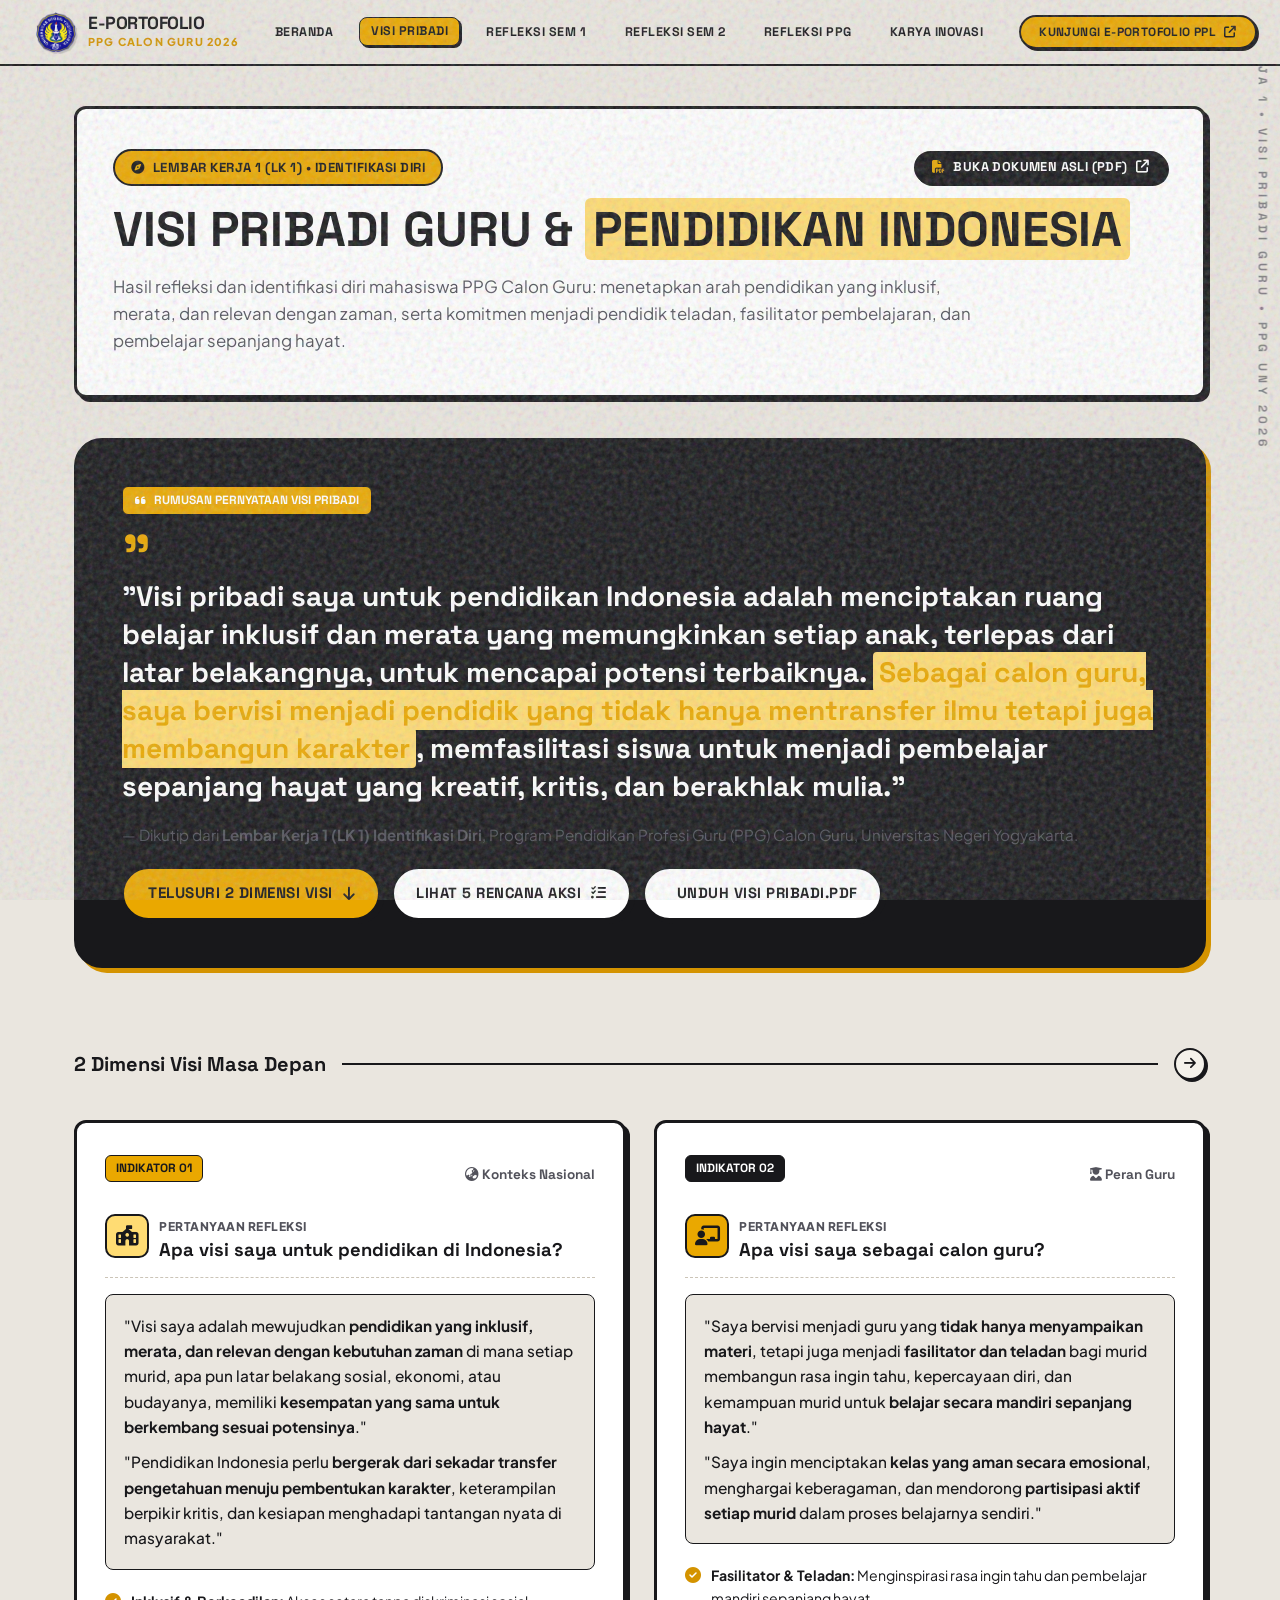
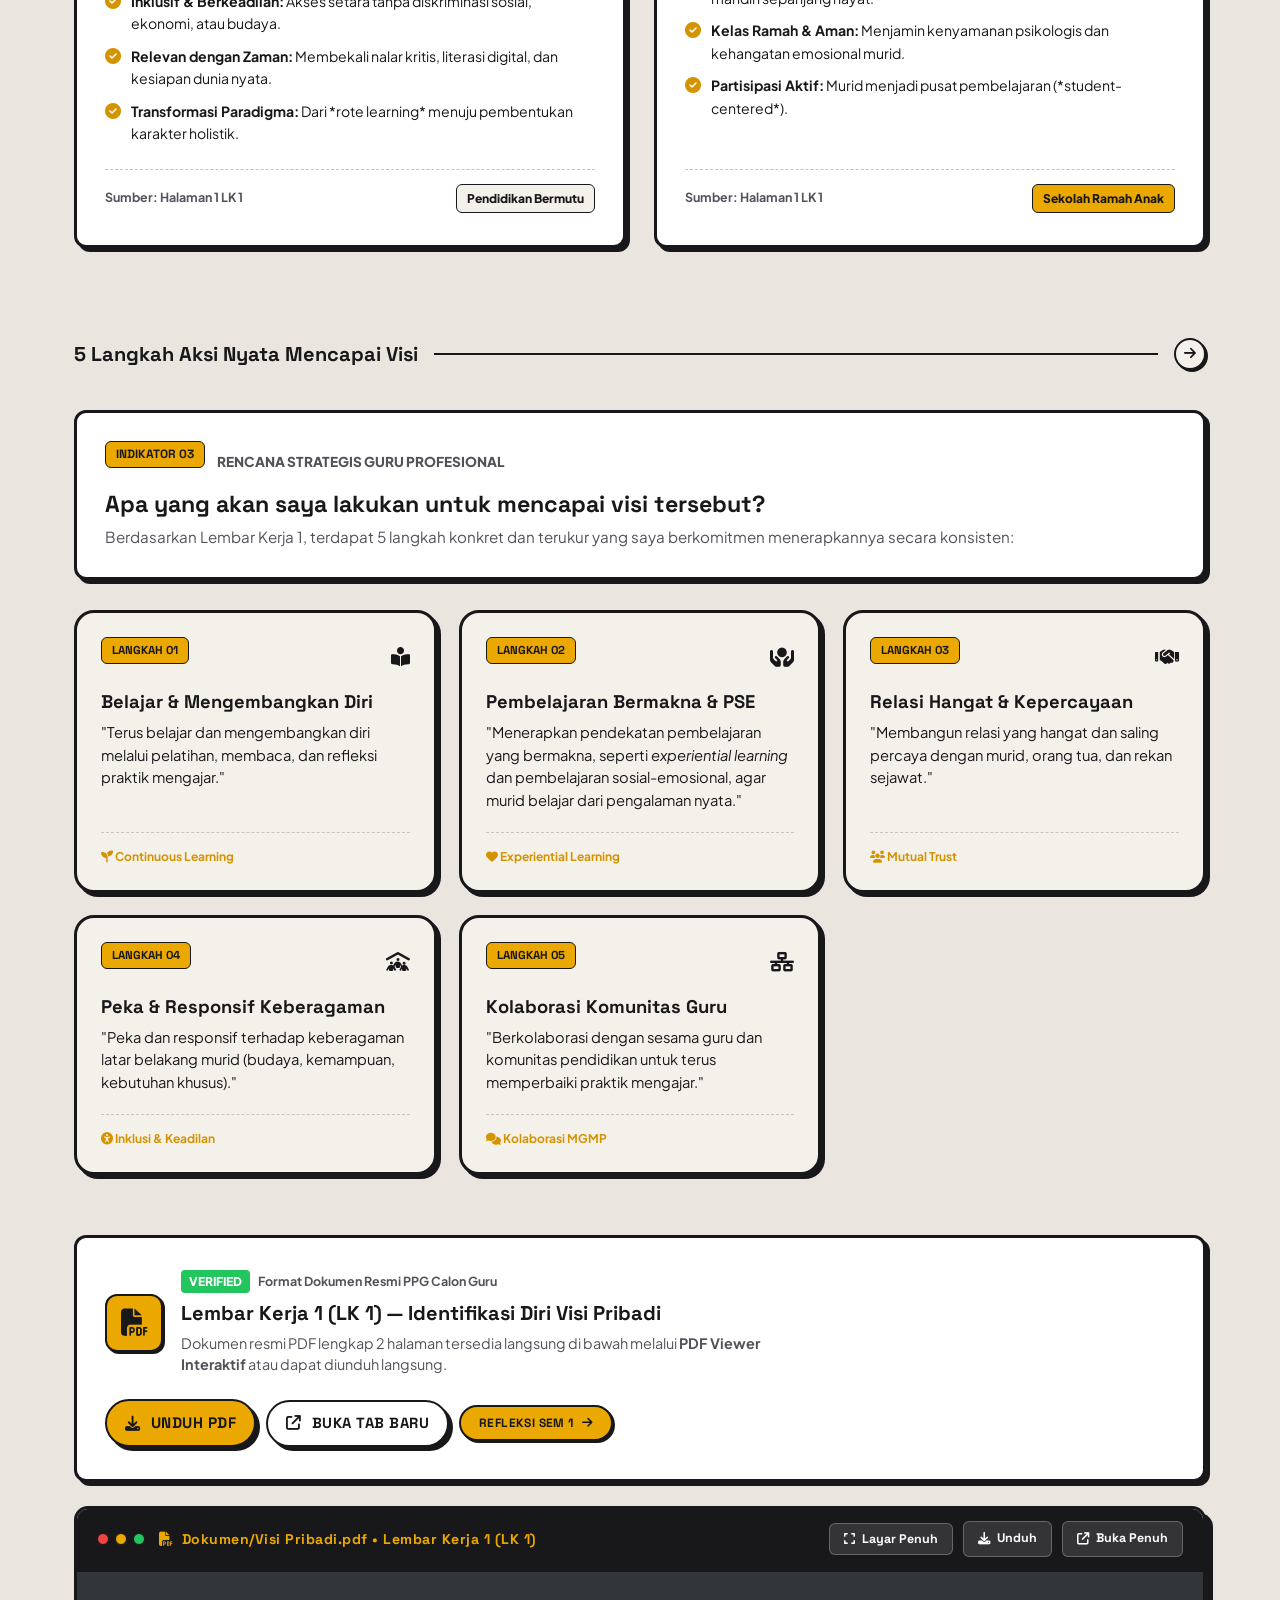
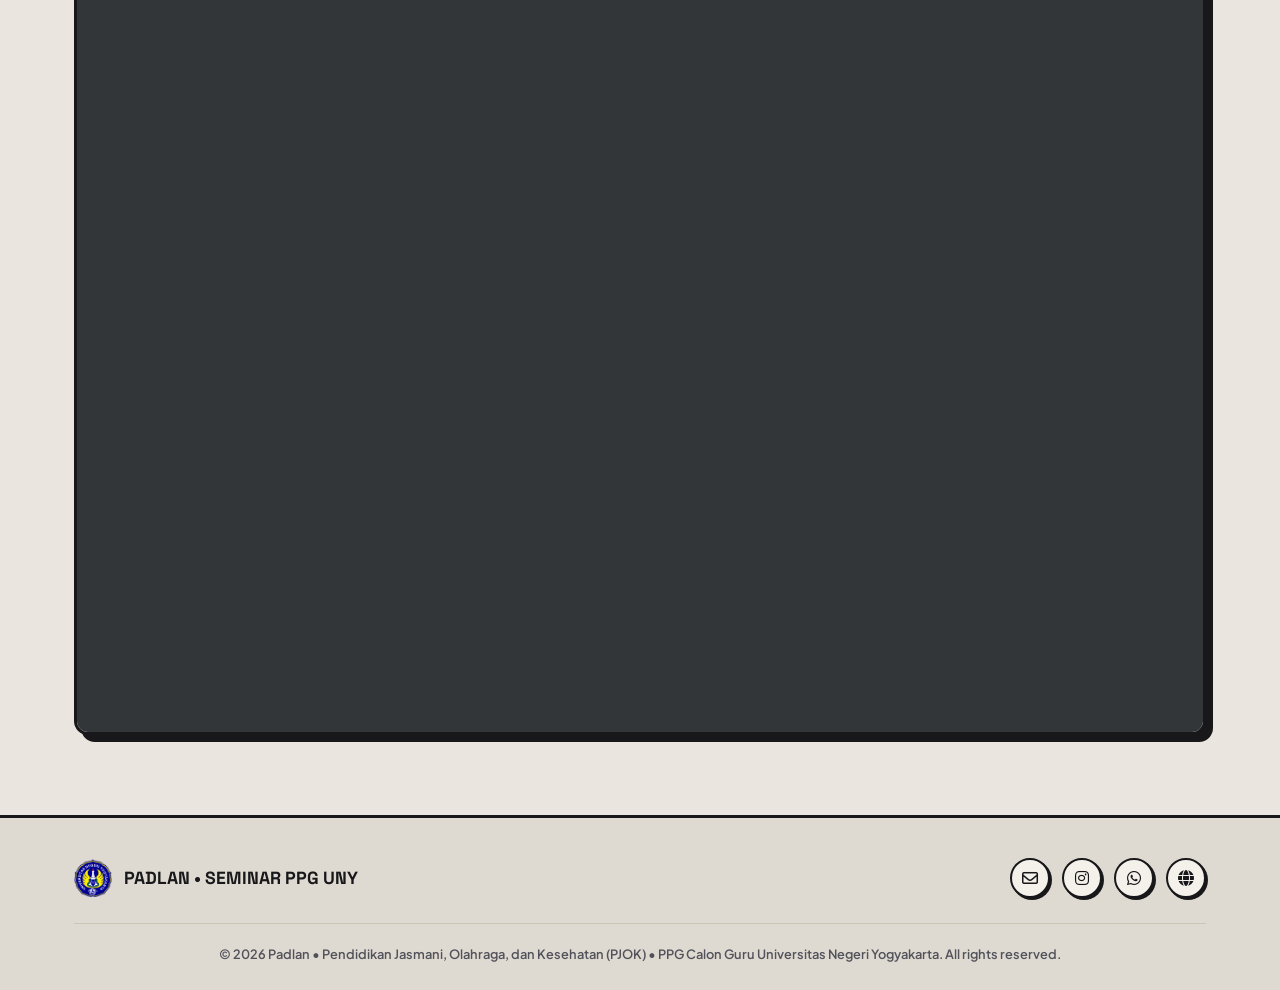
<file: visi.html>
<!doctype html>
<html lang="id">
  <head>
    <meta charset="UTF-8" />
    <meta name="viewport" content="width=device-width, initial-scale=1.0" />
    <title>Visi Pribadi Guru | E-Portofolio Padlan - PPG Calon Guru UNY</title>
    <meta name="description" content="Lembar Kerja 1 (LK 1) Identifikasi Diri: Visi Pribadi untuk Pendidikan di Indonesia dan Sebagai Calon Guru - Padlan, PPG Calon Guru UNY 2026." />

    <!-- Favicon -->
    <link rel="shortcut icon" href="images/Logo Uny outlitne.png" type="image/x-icon" />

    <!-- Font Awesome 6.5.1 -->
    <link rel="stylesheet" href="https://cdnjs.cloudflare.com/ajax/libs/font-awesome/6.5.1/css/all.min.css" />

    <!-- CSS Utama -->
    <link rel="stylesheet" href="css/style.css" />
  </head>

  <body>
    <!-- TEKSTUR KERTAS / GRAIN OVERLAY -->
    <div class="grain-overlay" aria-hidden="true"></div>

    <!-- RUNNING SIDE LABEL -->
    <div class="side-runner" aria-hidden="true">PADLAN • LEMBAR KERJA 1 • VISI PRIBADI GURU • PPG UNY 2026</div>

    <!-- NAVBAR -->
    <header class="navbar">
      <div class="container nav-inner">
        <a href="index.html" class="brand">
          <img src="images/logo_uny.png" alt="Logo UNY" class="brand-logo" />
          <div class="brand-text">
            <span class="brand-title">E-PORTOFOLIO</span>
            <span class="brand-sub">PPG CALON GURU 2026</span>
          </div>
        </a>

        <nav class="nav-center-wrapper" id="navMenu">
          <ul class="nav-menu">
            <li><a href="index.html" class="nav-link">Beranda</a></li>
            <li><a href="visi.html" class="nav-link active">Visi Pribadi</a></li>
            <li><a href="sem1.html" class="nav-link">Refleksi Sem 1</a></li>
            <li><a href="sem2.html" class="nav-link">Refleksi Sem 2</a></li>
            <li><a href="refleksi-ppg.html" class="nav-link">Refleksi PPG</a></li>
            <li><a href="karya.html" class="nav-link">Karya Inovasi</a></li>
          </ul>
        </nav>

        <a href="https://e-portofolio-ppg-padlan.vercel.app/" target="_blank" class="btn-nav">
          <span>Kunjungi E-Portofolio PPL</span>
          <i class="fa-solid fa-arrow-up-right-from-square"></i>
        </a>

        <button class="nav-toggle" id="navToggle" aria-label="Buka Menu Navigasi">
          <i class="fa-solid fa-bars"></i>
        </button>
      </div>
    </header>

    <main style="padding-top: 40px; padding-bottom: 80px">
      <!-- PAGE HEADER BANNER -->
      <section class="container" style="margin-bottom: 40px">
        <div style="background-color: var(--white); border: var(--border-thick); border-radius: 12px; padding: 40px 36px; box-shadow: var(--shadow-hard); position: relative; overflow: hidden">
          <div style="display: flex; flex-wrap: wrap; align-items: center; justify-content: space-between; gap: 16px; margin-bottom: 16px">
            <div
              style="
                display: inline-flex;
                align-items: center;
                gap: 8px;
                background-color: var(--mustard);
                border: var(--border-medium);
                padding: 6px 16px;
                border-radius: 30px;
                font-family: var(--font-display);
                font-size: 0.82rem;
                font-weight: 800;
                text-transform: uppercase;
                letter-spacing: 0.5px;
              "
            >
              <i class="fa-solid fa-compass"></i>
              <span>Lembar Kerja 1 (LK 1) • Identifikasi Diri</span>
            </div>

            <!-- Tombol Unduh / Buka Dokumen Asli PDF -->
            <a
              href="Dokumen/Visi%20Pribadi.pdf"
              target="_blank"
              class="btn-nav"
              style="font-size: 0.8rem; padding: 8px 16px; background-color: var(--charcoal); color: var(--white); border-color: var(--charcoal)"
            >
              <i class="fa-solid fa-file-pdf" style="color: var(--mustard)"></i>
              <span>Buka Dokumen Asli (PDF)</span>
              <i class="fa-solid fa-arrow-up-right-from-square"></i>
            </a>
          </div>

          <h1 style="font-family: var(--font-display); font-size: clamp(2rem, 3.8vw, 3.2rem); font-weight: 900; color: var(--charcoal); line-height: 1.15; margin-bottom: 16px; text-transform: uppercase">
            Visi Pribadi Guru & <span style="background-color: var(--mustard-light); padding: 0 8px; border-radius: 6px">Pendidikan Indonesia</span>
          </h1>
          <p style="font-size: 1.05rem; color: var(--charcoal-muted); max-width: 860px; line-height: 1.6">
            Hasil refleksi dan identifikasi diri mahasiswa PPG Calon Guru: menetapkan arah pendidikan yang inklusif, merata, dan relevan dengan zaman, serta komitmen menjadi pendidik teladan, fasilitator pembelajaran, dan pembelajar sepanjang hayat.
          </p>
        </div>
      </section>

      <!-- KONTEN UTAMA: SINTESIS VISI (KUTIPAN BESAR) -->
      <section class="container" style="margin-bottom: 50px">
        <div class="refleksi-banner">
          <div class="refleksi-grid" style="grid-template-columns: 1fr">
            <div class="refleksi-text" style="max-width: 100%">
              <div style="display: inline-flex; align-items: center; gap: 8px; background-color: var(--mustard); padding: 4px 12px; border-radius: 6px; border: var(--border-thin); font-family: var(--font-display); font-size: 0.75rem; font-weight: 800; text-transform: uppercase; margin-bottom: 12px">
                <i class="fa-solid fa-quote-left"></i>
                <span>Rumusan Pernyataan Visi Pribadi</span>
              </div>
              <span class="quote-mark" style="font-size: 3.5rem">”</span>
              <h3 style="font-size: clamp(1.4rem, 2.2vw, 1.9rem); line-height: 1.35; margin-bottom: 18px">
                "Visi pribadi saya untuk pendidikan Indonesia adalah menciptakan ruang belajar inklusif dan merata yang memungkinkan setiap anak, terlepas dari latar belakangnya, untuk mencapai potensi terbaiknya.
                <span style="background-color: var(--mustard-light); padding: 2px 6px; border-radius: 4px">Sebagai calon guru, saya bervisi menjadi pendidik yang tidak hanya mentransfer ilmu tetapi juga membangun karakter</span>,
                memfasilitasi siswa untuk menjadi pembelajar sepanjang hayat yang kreatif, kritis, dan berakhlak mulia."
              </h3>
              <p style="font-size: 0.95rem; color: var(--charcoal-muted); line-height: 1.6; margin-bottom: 20px">
                — Dikutip dari <strong>Lembar Kerja 1 (LK 1) Identifikasi Diri</strong>, Program Pendidikan Profesi Guru (PPG) Calon Guru, Universitas Negeri Yogyakarta.
              </p>

              <div style="display: flex; gap: 12px; flex-wrap: wrap">
                <a href="#dua-pilar" class="btn-primary">
                  <span>Telusuri 2 Dimensi Visi</span>
                  <i class="fa-solid fa-arrow-down"></i>
                </a>
                <a href="#rencana-aksi" class="btn-outline">
                  <span>Lihat 5 Rencana Aksi</span>
                  <i class="fa-solid fa-list-check"></i>
                </a>
                <a href="Dokumen/Visi%20Pribadi.pdf" target="_blank" class="btn-outline">
                  <i class="fa-solid fa-arrow-down-to-bracket"></i>
                  <span>Unduh Visi Pribadi.pdf</span>
                </a>
              </div>
            </div>
          </div>
        </div>
      </section>

      <!-- DUA DIMENSI VISI: PENDIDIKAN INDONESIA & CALON GURU -->
      <section class="container" id="dua-pilar" style="margin-bottom: 60px">
        <!-- SECTION DIVIDER -->
        <div class="section-divider">
          <h2 class="section-divider-title">2 Dimensi Visi Masa Depan</h2>
          <div class="section-divider-line"></div>
          <div class="section-divider-arrow"><i class="fa-solid fa-arrow-right"></i></div>
        </div>

        <div style="display: grid; grid-template-columns: repeat(auto-fit, minmax(320px, 1fr)); gap: 28px">
          <!-- CARD DIMENSI 1: PENDIDIKAN DI INDONESIA -->
          <div
            style="
              background-color: var(--white);
              border: var(--border-thick);
              border-radius: 12px;
              padding: 32px 28px;
              box-shadow: var(--shadow-hard);
              display: flex;
              flex-direction: column;
              justify-content: space-between;
              position: relative;
            "
          >
            <div>
              <div style="display: flex; align-items: center; justify-content: space-between; margin-bottom: 16px">
                <span class="course-card-tag" style="background-color: var(--mustard); color: var(--charcoal); font-weight: 800; font-size: 0.75rem">
                  INDIKATOR 01
                </span>
                <span style="font-family: var(--font-display); font-size: 0.85rem; font-weight: 800; color: var(--charcoal-muted)">
                  <i class="fa-solid fa-earth-asia"></i> Konteks Nasional
                </span>
              </div>

              <div style="display: flex; align-items: center; gap: 10px; margin-bottom: 12px">
                <div style="width: 44px; height: 44px; border-radius: 10px; background-color: var(--mustard-light); border: var(--border-medium); display: flex; align-items: center; justify-content: center; font-size: 1.25rem; color: var(--charcoal); flex-shrink: 0">
                  <i class="fa-solid fa-school-flag"></i>
                </div>
                <div>
                  <span style="font-size: 0.75rem; text-transform: uppercase; font-weight: 800; color: var(--charcoal-muted); letter-spacing: 0.5px">Pertanyaan Refleksi</span>
                  <h4 style="font-family: var(--font-display); font-size: 1.15rem; font-weight: 900; color: var(--charcoal); line-height: 1.25">
                    Apa visi saya untuk pendidikan di Indonesia?
                  </h4>
                </div>
              </div>

              <hr style="border: none; border-top: 1px dashed var(--paper-line); margin: 16px 0" />

              <div style="background-color: var(--paper-bg); border: var(--border-thin); border-radius: 8px; padding: 18px; margin-bottom: 20px">
                <p style="font-size: 0.96rem; color: var(--charcoal); line-height: 1.65; font-weight: 500">
                  "Visi saya adalah mewujudkan <strong>pendidikan yang inklusif, merata, dan relevan dengan kebutuhan zaman</strong> di mana setiap murid, apa pun latar belakang sosial, ekonomi, atau budayanya, memiliki <strong>kesempatan yang sama untuk berkembang sesuai potensinya</strong>."
                </p>
                <p style="font-size: 0.96rem; color: var(--charcoal); line-height: 1.65; font-weight: 500; margin-top: 10px">
                  "Pendidikan Indonesia perlu <strong>bergerak dari sekadar transfer pengetahuan menuju pembentukan karakter</strong>, keterampilan berpikir kritis, dan kesiapan menghadapi tantangan nyata di masyarakat."
                </p>
              </div>

              <!-- Poin Kunci -->
              <div style="display: flex; flex-direction: column; gap: 10px">
                <div style="display: flex; align-items: flex-start; gap: 10px">
                  <i class="fa-solid fa-circle-check" style="color: var(--mustard-deep); margin-top: 3px"></i>
                  <span style="font-size: 0.88rem; color: var(--charcoal)"><strong>Inklusif & Berkeadilan:</strong> Akses setara tanpa diskriminasi sosial, ekonomi, atau budaya.</span>
                </div>
                <div style="display: flex; align-items: flex-start; gap: 10px">
                  <i class="fa-solid fa-circle-check" style="color: var(--mustard-deep); margin-top: 3px"></i>
                  <span style="font-size: 0.88rem; color: var(--charcoal)"><strong>Relevan dengan Zaman:</strong> Membekali nalar kritis, literasi digital, dan kesiapan dunia nyata.</span>
                </div>
                <div style="display: flex; align-items: flex-start; gap: 10px">
                  <i class="fa-solid fa-circle-check" style="color: var(--mustard-deep); margin-top: 3px"></i>
                  <span style="font-size: 0.88rem; color: var(--charcoal)"><strong>Transformasi Paradigma:</strong> Dari *rote learning* menuju pembentukan karakter holistik.</span>
                </div>
              </div>
            </div>

            <div style="margin-top: 24px; padding-top: 14px; border-top: 1px dashed var(--paper-line); display: flex; align-items: center; justify-content: space-between">
              <span style="font-size: 0.78rem; font-weight: 700; color: var(--charcoal-muted)">Sumber: Halaman 1 LK 1</span>
              <span style="font-size: 0.75rem; font-weight: 800; background-color: var(--paper-card-light); padding: 4px 10px; border-radius: 6px; border: var(--border-thin)">Pendidikan Bermutu</span>
            </div>
          </div>

          <!-- CARD DIMENSI 2: SEBAGAI CALON GURU -->
          <div
            style="
              background-color: var(--white);
              border: var(--border-thick);
              border-radius: 12px;
              padding: 32px 28px;
              box-shadow: var(--shadow-hard);
              display: flex;
              flex-direction: column;
              justify-content: space-between;
              position: relative;
            "
          >
            <div>
              <div style="display: flex; align-items: center; justify-content: space-between; margin-bottom: 16px">
                <span class="course-card-tag" style="background-color: var(--charcoal); color: var(--white); font-weight: 800; font-size: 0.75rem">
                  INDIKATOR 02
                </span>
                <span style="font-family: var(--font-display); font-size: 0.85rem; font-weight: 800; color: var(--charcoal-muted)">
                  <i class="fa-solid fa-user-graduate"></i> Peran Guru
                </span>
              </div>

              <div style="display: flex; align-items: center; gap: 10px; margin-bottom: 12px">
                <div style="width: 44px; height: 44px; border-radius: 10px; background-color: var(--mustard); border: var(--border-medium); display: flex; align-items: center; justify-content: center; font-size: 1.25rem; color: var(--charcoal); flex-shrink: 0">
                  <i class="fa-solid fa-chalkboard-user"></i>
                </div>
                <div>
                  <span style="font-size: 0.75rem; text-transform: uppercase; font-weight: 800; color: var(--charcoal-muted); letter-spacing: 0.5px">Pertanyaan Refleksi</span>
                  <h4 style="font-family: var(--font-display); font-size: 1.15rem; font-weight: 900; color: var(--charcoal); line-height: 1.25">
                    Apa visi saya sebagai calon guru?
                  </h4>
                </div>
              </div>

              <hr style="border: none; border-top: 1px dashed var(--paper-line); margin: 16px 0" />

              <div style="background-color: var(--paper-bg); border: var(--border-thin); border-radius: 8px; padding: 18px; margin-bottom: 20px">
                <p style="font-size: 0.96rem; color: var(--charcoal); line-height: 1.65; font-weight: 500">
                  "Saya bervisi menjadi guru yang <strong>tidak hanya menyampaikan materi</strong>, tetapi juga menjadi <strong>fasilitator dan teladan</strong> bagi murid membangun rasa ingin tahu, kepercayaan diri, dan kemampuan murid untuk <strong>belajar secara mandiri sepanjang hayat</strong>."
                </p>
                <p style="font-size: 0.96rem; color: var(--charcoal); line-height: 1.65; font-weight: 500; margin-top: 10px">
                  "Saya ingin menciptakan <strong>kelas yang aman secara emosional</strong>, menghargai keberagaman, dan mendorong <strong>partisipasi aktif setiap murid</strong> dalam proses belajarnya sendiri."
                </p>
              </div>

              <!-- Poin Kunci -->
              <div style="display: flex; flex-direction: column; gap: 10px">
                <div style="display: flex; align-items: flex-start; gap: 10px">
                  <i class="fa-solid fa-circle-check" style="color: var(--mustard-deep); margin-top: 3px"></i>
                  <span style="font-size: 0.88rem; color: var(--charcoal)"><strong>Fasilitator & Teladan:</strong> Menginspirasi rasa ingin tahu dan pembelajar mandiri sepanjang hayat.</span>
                </div>
                <div style="display: flex; align-items: flex-start; gap: 10px">
                  <i class="fa-solid fa-circle-check" style="color: var(--mustard-deep); margin-top: 3px"></i>
                  <span style="font-size: 0.88rem; color: var(--charcoal)"><strong>Kelas Ramah & Aman:</strong> Menjamin kenyamanan psikologis dan kehangatan emosional murid.</span>
                </div>
                <div style="display: flex; align-items: flex-start; gap: 10px">
                  <i class="fa-solid fa-circle-check" style="color: var(--mustard-deep); margin-top: 3px"></i>
                  <span style="font-size: 0.88rem; color: var(--charcoal)"><strong>Partisipasi Aktif:</strong> Murid menjadi pusat pembelajaran (*student-centered*).</span>
                </div>
              </div>
            </div>

            <div style="margin-top: 24px; padding-top: 14px; border-top: 1px dashed var(--paper-line); display: flex; align-items: center; justify-content: space-between">
              <span style="font-size: 0.78rem; font-weight: 700; color: var(--charcoal-muted)">Sumber: Halaman 1 LK 1</span>
              <span style="font-size: 0.75rem; font-weight: 800; background-color: var(--mustard); padding: 4px 10px; border-radius: 6px; border: var(--border-thin)">Sekolah Ramah Anak</span>
            </div>
          </div>
        </div>
      </section>

      <!-- 5 LANGKAH AKSI NYATA MENCAPAI VISI -->
      <section class="container" id="rencana-aksi" style="margin-bottom: 60px">
        <div class="section-divider">
          <h2 class="section-divider-title">5 Langkah Aksi Nyata Mencapai Visi</h2>
          <div class="section-divider-line"></div>
          <div class="section-divider-arrow"><i class="fa-solid fa-arrow-right"></i></div>
        </div>

        <div style="background-color: var(--white); border: var(--border-thick); border-radius: 12px; padding: 28px; box-shadow: var(--shadow-hard); margin-bottom: 30px">
          <div style="display: flex; align-items: center; gap: 12px; margin-bottom: 8px">
            <span class="course-card-tag" style="background-color: var(--mustard); color: var(--charcoal); font-weight: 800; font-size: 0.75rem">
              INDIKATOR 03
            </span>
            <span style="font-size: 0.85rem; font-weight: 800; color: var(--charcoal-muted); text-transform: uppercase">
              Rencana Strategis Guru Profesional
            </span>
          </div>
          <h3 style="font-family: var(--font-display); font-size: 1.45rem; font-weight: 900; color: var(--charcoal); line-height: 1.25">
            Apa yang akan saya lakukan untuk mencapai visi tersebut?
          </h3>
          <p style="font-size: 0.95rem; color: var(--charcoal-muted); margin-top: 6px">
            Berdasarkan Lembar Kerja 1, terdapat 5 langkah konkret dan terukur yang saya berkomitmen menerapkannya secara konsisten:
          </p>
        </div>

        <!-- GRID 5 LANGKAH -->
        <div class="materi-cards-grid" style="grid-template-columns: repeat(auto-fit, minmax(280px, 1fr))">
          <!-- Langkah 1 -->
          <div class="course-card">
            <div>
              <div style="display: flex; align-items: center; justify-content: space-between; margin-bottom: 12px">
                <span class="course-card-tag" style="background-color: var(--mustard); color: var(--charcoal); font-weight: 900">
                  LANGKAH 01
                </span>
                <i class="fa-solid fa-book-open-reader" style="font-size: 1.2rem; color: var(--charcoal)"></i>
              </div>
              <h4 style="font-size: 1.15rem; font-weight: 800; margin-bottom: 8px">
                Belajar & Mengembangkan Diri
              </h4>
              <p style="font-size: 0.92rem; line-height: 1.55; color: var(--charcoal)">
                "Terus belajar dan mengembangkan diri melalui pelatihan, membaca, dan refleksi praktik mengajar."
              </p>
            </div>
            <div class="course-card-footer">
              <span style="font-size: 0.75rem; font-weight: 700; color: var(--mustard-deep)">
                <i class="fa-solid fa-seedling"></i> Continuous Learning
              </span>
            </div>
          </div>

          <!-- Langkah 2 -->
          <div class="course-card">
            <div>
              <div style="display: flex; align-items: center; justify-content: space-between; margin-bottom: 12px">
                <span class="course-card-tag" style="background-color: var(--mustard); color: var(--charcoal); font-weight: 900">
                  LANGKAH 02
                </span>
                <i class="fa-solid fa-hands-holding-circle" style="font-size: 1.2rem; color: var(--charcoal)"></i>
              </div>
              <h4 style="font-size: 1.15rem; font-weight: 800; margin-bottom: 8px">
                Pembelajaran Bermakna & PSE
              </h4>
              <p style="font-size: 0.92rem; line-height: 1.55; color: var(--charcoal)">
                "Menerapkan pendekatan pembelajaran yang bermakna, seperti <em>experiential learning</em> dan pembelajaran sosial-emosional, agar murid belajar dari pengalaman nyata."
              </p>
            </div>
            <div class="course-card-footer">
              <span style="font-size: 0.75rem; font-weight: 700; color: var(--mustard-deep)">
                <i class="fa-solid fa-heart"></i> Experiential Learning
              </span>
            </div>
          </div>

          <!-- Langkah 3 -->
          <div class="course-card">
            <div>
              <div style="display: flex; align-items: center; justify-content: space-between; margin-bottom: 12px">
                <span class="course-card-tag" style="background-color: var(--mustard); color: var(--charcoal); font-weight: 900">
                  LANGKAH 03
                </span>
                <i class="fa-solid fa-handshake" style="font-size: 1.2rem; color: var(--charcoal)"></i>
              </div>
              <h4 style="font-size: 1.15rem; font-weight: 800; margin-bottom: 8px">
                Relasi Hangat & Kepercayaan
              </h4>
              <p style="font-size: 0.92rem; line-height: 1.55; color: var(--charcoal)">
                "Membangun relasi yang hangat dan saling percaya dengan murid, orang tua, dan rekan sejawat."
              </p>
            </div>
            <div class="course-card-footer">
              <span style="font-size: 0.75rem; font-weight: 700; color: var(--mustard-deep)">
                <i class="fa-solid fa-users"></i> Mutual Trust
              </span>
            </div>
          </div>

          <!-- Langkah 4 -->
          <div class="course-card">
            <div>
              <div style="display: flex; align-items: center; justify-content: space-between; margin-bottom: 12px">
                <span class="course-card-tag" style="background-color: var(--mustard); color: var(--charcoal); font-weight: 900">
                  LANGKAH 04
                </span>
                <i class="fa-solid fa-people-roof" style="font-size: 1.2rem; color: var(--charcoal)"></i>
              </div>
              <h4 style="font-size: 1.15rem; font-weight: 800; margin-bottom: 8px">
                Peka & Responsif Keberagaman
              </h4>
              <p style="font-size: 0.92rem; line-height: 1.55; color: var(--charcoal)">
                "Peka dan responsif terhadap keberagaman latar belakang murid (budaya, kemampuan, kebutuhan khusus)."
              </p>
            </div>
            <div class="course-card-footer">
              <span style="font-size: 0.75rem; font-weight: 700; color: var(--mustard-deep)">
                <i class="fa-solid fa-universal-access"></i> Inklusi & Keadilan
              </span>
            </div>
          </div>

          <!-- Langkah 5 -->
          <div class="course-card">
            <div>
              <div style="display: flex; align-items: center; justify-content: space-between; margin-bottom: 12px">
                <span class="course-card-tag" style="background-color: var(--mustard); color: var(--charcoal); font-weight: 900">
                  LANGKAH 05
                </span>
                <i class="fa-solid fa-network-wired" style="font-size: 1.2rem; color: var(--charcoal)"></i>
              </div>
              <h4 style="font-size: 1.15rem; font-weight: 800; margin-bottom: 8px">
                Kolaborasi Komunitas Guru
              </h4>
              <p style="font-size: 0.92rem; line-height: 1.55; color: var(--charcoal)">
                "Berkolaborasi dengan sesama guru dan komunitas pendidikan untuk terus memperbaiki praktik mengajar."
              </p>
            </div>
            <div class="course-card-footer">
              <span style="font-size: 0.75rem; font-weight: 700; color: var(--mustard-deep)">
                <i class="fa-solid fa-comments"></i> Kolaborasi MGMP
              </span>
            </div>
          </div>
        </div>
      </section>

      <!-- DOKUMEN ARTEFAK VISI & LAMPIRAN LK 1 -->
      <section class="container" id="dokumen-lk1">
        <div style="background-color: var(--white); border: var(--border-thick); border-radius: 12px; padding: 32px 28px; box-shadow: var(--shadow-hard); display: flex; flex-wrap: wrap; align-items: center; justify-content: space-between; gap: 24px">
          <div style="display: flex; align-items: center; gap: 18px; max-width: 680px">
            <div style="width: 58px; height: 58px; border-radius: 12px; background-color: var(--mustard); border: var(--border-medium); display: flex; align-items: center; justify-content: center; font-size: 1.7rem; color: var(--charcoal); flex-shrink: 0; box-shadow: var(--shadow-hard-sm)">
              <i class="fa-solid fa-file-pdf"></i>
            </div>
            <div>
              <div style="display: flex; align-items: center; gap: 8px; margin-bottom: 4px">
                <span style="font-size: 0.75rem; font-weight: 800; background-color: #22c55e; color: var(--white); padding: 2px 8px; border-radius: 4px">VERIFIED</span>
                <span style="font-size: 0.78rem; font-weight: 700; color: var(--charcoal-muted)">Format Dokumen Resmi PPG Calon Guru</span>
              </div>
              <h4 style="font-family: var(--font-display); font-size: 1.25rem; font-weight: 900; color: var(--charcoal); margin-bottom: 4px">
                Lembar Kerja 1 (LK 1) — Identifikasi Diri Visi Pribadi
              </h4>
              <p style="font-size: 0.9rem; color: var(--charcoal-muted); line-height: 1.45">
                Dokumen resmi PDF lengkap 2 halaman tersedia langsung di bawah melalui <strong>PDF Viewer Interaktif</strong> atau dapat diunduh langsung.
              </p>
            </div>
          </div>

          <div style="display: flex; align-items: center; gap: 10px; flex-wrap: wrap">
            <a
              href="Dokumen/Visi%20Pribadi.pdf"
              download="Visi Pribadi.pdf"
              class="btn-primary"
              style="padding: 10px 18px"
            >
              <i class="fa-solid fa-download"></i>
              <span>Unduh PDF</span>
            </a>
            <a
              href="Dokumen/Visi%20Pribadi.pdf"
              target="_blank"
              class="btn-outline"
              style="padding: 10px 18px"
            >
              <i class="fa-solid fa-arrow-up-right-from-square"></i>
              <span>Buka Tab Baru</span>
            </a>
            <a
              href="refleksi1.html"
              class="btn-nav"
              style="padding: 10px 18px"
            >
              <span>Refleksi Sem 1</span>
              <i class="fa-solid fa-arrow-right"></i>
            </a>
          </div>
        </div>

        <!-- FITUR PDF VIEWER INTERAKTIF -->
        <div class="pdf-viewer-card" id="pdfViewerCard">
          <div class="pdf-viewer-header">
            <div class="pdf-viewer-title-group">
              <div class="pdf-window-dots">
                <span class="pdf-window-dot dot-red"></span>
                <span class="pdf-window-dot dot-yellow"></span>
                <span class="pdf-window-dot dot-green"></span>
              </div>
              <span class="pdf-filename">
                <i class="fa-solid fa-file-pdf"></i> Dokumen/Visi Pribadi.pdf • Lembar Kerja 1 (LK 1)
              </span>
            </div>

            <div class="pdf-toolbar-actions">
              <button class="pdf-action-btn" id="btnFullscreenPdf" type="button" title="Mode Layar Penuh">
                <i class="fa-solid fa-expand" id="fullscreenIcon"></i>
                <span id="fullscreenText">Layar Penuh</span>
              </button>
              <a href="Dokumen/Visi%20Pribadi.pdf" download="Visi Pribadi.pdf" class="pdf-action-btn" title="Unduh File">
                <i class="fa-solid fa-download"></i>
                <span>Unduh</span>
              </a>
              <a href="Dokumen/Visi%20Pribadi.pdf" target="_blank" class="pdf-action-btn" title="Buka di Jendela Baru">
                <i class="fa-solid fa-arrow-up-right-from-square"></i>
                <span>Buka Penuh</span>
              </a>
            </div>
          </div>

          <div class="pdf-viewer-body">
            <iframe
              id="pdfIframe"
              src="Dokumen/Visi%20Pribadi.pdf#toolbar=1&navpanes=1&scrollbar=1"
              title="Pratinjau Dokumen Visi Pribadi LK 1"
              loading="lazy"
            ></iframe>
          </div>
        </div>
      </section>
    </main>

    <!-- ==================== FOOTER ==================== -->
    <footer class="footer">
      <div class="container">
        <div class="footer-inner">
          <div class="footer-brand">
            <img src="images/logo_uny.png" alt="Logo UNY" style="height: 38px" />
            <span style="font-family: var(--font-display); font-weight: 900; font-size: 1.1rem; color: var(--charcoal)"> PADLAN • SEMINAR PPG UNY </span>
          </div>

          <div class="footer-socials">
            <a href="mailto:padlanholik2001@gmail.com" class="social-circle-btn" title="Email"><i class="fa-regular fa-envelope"></i></a>
            <a href="https://www.instagram.com/padlanholik/" target="_blank" class="social-circle-btn" title="Instagram"><i class="fa-brands fa-instagram"></i></a>
            <a href="https://wa.me/628990978313" target="_blank" class="social-circle-btn" title="WhatsApp"><i class="fa-brands fa-whatsapp"></i></a>
            <a href="https://e-portofolio-ppg-padlan.vercel.app/" target="_blank" class="social-circle-btn" title="E-Portofolio Eksternal"><i class="fa-solid fa-globe"></i></a>
          </div>
        </div>

        <div class="footer-bottom">
          <p>© 2026 Padlan • Pendidikan Jasmani, Olahraga, dan Kesehatan (PJOK) • PPG Calon Guru Universitas Negeri Yogyakarta. All rights reserved.</p>
        </div>
      </div>
    </footer>

    <script>
      // Mobile Navbar Toggle
      const navToggle = document.getElementById("navToggle");
      const navMenu = document.getElementById("navMenu");
      if (navToggle && navMenu) {
        navToggle.addEventListener("click", () => {
          navMenu.classList.toggle("show");
          const icon = navToggle.querySelector("i");
          if (icon) {
            icon.classList.toggle("fa-bars");
            icon.classList.toggle("fa-xmark");
          }
        });

        document.querySelectorAll(".nav-link").forEach((link) => {
          link.addEventListener("click", () => {
            navMenu.classList.remove("show");
            const icon = navToggle.querySelector("i");
            if (icon) {
              icon.classList.add("fa-bars");
              icon.classList.remove("fa-xmark");
            }
          });
        });
      }

      // PDF Viewer Fullscreen Toggle
      const btnFullscreenPdf = document.getElementById("btnFullscreenPdf");
      const pdfViewerCard = document.getElementById("pdfViewerCard");
      const fullscreenIcon = document.getElementById("fullscreenIcon");
      const fullscreenText = document.getElementById("fullscreenText");

      if (btnFullscreenPdf && pdfViewerCard) {
        btnFullscreenPdf.addEventListener("click", () => {
          const isFs = pdfViewerCard.classList.toggle("is-fullscreen");
          if (isFs) {
            fullscreenIcon.className = "fa-solid fa-compress";
            fullscreenText.textContent = "Keluar Layar Penuh";
            document.body.style.overflow = "hidden";
          } else {
            fullscreenIcon.className = "fa-solid fa-expand";
            fullscreenText.textContent = "Layar Penuh";
            document.body.style.overflow = "";
          }
        });

        // Keluar fullscreen dengan tombol ESC
        document.addEventListener("keydown", (e) => {
          if (e.key === "Escape" && pdfViewerCard.classList.contains("is-fullscreen")) {
            pdfViewerCard.classList.remove("is-fullscreen");
            fullscreenIcon.className = "fa-solid fa-expand";
            fullscreenText.textContent = "Layar Penuh";
            document.body.style.overflow = "";
          }
        });
      }
    </script>
  </body>
</html>
</file>
<file: css/style.css>
/* ==========================================================================
   TEMA: CREATIVE PLAYFUL RETRO & GRUNGE PAPER
   Palet: Kuning Mustard Pekat, Hitam Charcoal, Abu-abu Muda Tekstur Kertas
   Inspirasi: Editorial Brutalist, Hand-Drawn Doodles, Playful Portfolio
   ========================================================================== */

@import url("https://fonts.googleapis.com/css2?family=Caveat:wght@600;700&family=Plus+Jakarta+Sans:wght@400;500;600;700&family=Space+Grotesk:wght@600;700;800;900&display=swap");

:root {
  /* Palet Warna Utama */
  --mustard: #eaa800; /* Kuning Mustard Pekat */
  --mustard-deep: #d49300; /* Mustard Gelap untuk shadow/border */
  --mustard-light: #ffdc73; /* Mustard Cerah untuk highlight */
  --mustard-bg: rgba(234, 168, 0, 0.15);

  --charcoal: #18181b; /* Hitam Charcoal Utama */
  --charcoal-soft: #27272a; /* Charcoal Lembut */
  --charcoal-muted: #52525b; /* Teks Sekunder */

  --paper-bg: #eae6df; /* Abu-abu muda tekstur kertas */
  --paper-card: #dfdad1; /* Kartu abu-abu kertas */
  --paper-card-light: #f4f1ea; /* Kartu putih kertas bersih */
  --paper-line: #cbc4b7; /* Garis pemisah kertas */

  --white: #ffffff;

  /* Font Families */
  --font-display: "Space Grotesk", -apple-system, sans-serif;
  --font-body: "Plus Jakarta Sans", -apple-system, sans-serif;
  --font-hand: "Caveat", cursive;

  /* Bayangan Brutalist Khas */
  --shadow-hard-sm: 2px 2px 0px var(--charcoal);
  --shadow-hard: 4px 4px 0px var(--charcoal);
  --shadow-hard-lg: 7px 7px 0px var(--charcoal);
  --shadow-hard-yellow: 5px 5px 0px var(--mustard-deep);

  /* Border */
  --border-thick: 3px solid var(--charcoal);
  --border-medium: 2px solid var(--charcoal);
  --border-thin: 1.5px solid var(--charcoal);

  /* Transisi */
  --transition: all 0.25s cubic-bezier(0.16, 1, 0.3, 1);
}

/* ==================== GLOBAL RESET & PAPER GRAIN ==================== */
* {
  margin: 0;
  padding: 0;
  box-sizing: border-box;
}

html {
  scroll-behavior: smooth;
  font-size: 16px;
}

body {
  font-family: var(--font-body);
  background-color: var(--paper-bg);
  color: var(--charcoal);
  line-height: 1.6;
  position: relative;
  overflow-x: hidden;
  -webkit-font-smoothing: antialiased;
}

/* Tekstur Kertas (Paper Grain Texture) */
.grain-overlay {
  position: fixed;
  top: 0;
  left: 0;
  width: 100vw;
  height: 100vh;
  pointer-events: none;
  z-index: 9999;
  opacity: 0.35;
  background-image: url("data:image/svg+xml,%3Csvg viewBox='0 0 200 200' xmlns='http://www.w3.org/2000/svg'%3E%3Cfilter id='noiseFilter'%3E%3CfeTurbulence type='fractalNoise' baseFrequency='0.85' numOctaves='3' stitchTiles='stitch'/%3E%3C/filter%3E%3Crect width='100%25' height='100%25' filter='url(%23noiseFilter)' opacity='0.75'/%3E%3C/svg%3E");
}

/* Side Running Label (Teks Vertikal Sisi Kanan seperti di Referensi) */
.side-runner {
  position: fixed;
  right: 18px;
  top: 50%;
  transform: translateY(-50%) rotate(90deg);
  transform-origin: right center;
  font-family: var(--font-display);
  font-size: 0.75rem;
  font-weight: 800;
  letter-spacing: 4px;
  color: var(--charcoal-muted);
  text-transform: uppercase;
  z-index: 99;
  pointer-events: none;
  opacity: 0.7;
}

/* Container */
.container {
  max-width: 1180px;
  margin: 0 auto;
  padding: 0 24px;
  position: relative;
}

/* Link Reset */
a {
  text-decoration: none;
  color: inherit;
  transition: var(--transition);
}

/* ==================== NAVBAR ==================== */
.navbar {
  position: sticky;
  top: 0;
  z-index: 1000;
  background-color: rgba(234, 230, 223, 0.95);
  backdrop-filter: blur(12px);
  -webkit-backdrop-filter: blur(12px);
  border-bottom: var(--border-medium);
  padding: 12px 0;
  width: 100%;
}

.navbar .container {
  max-width: 1320px;
  width: 100%;
  padding: 0 clamp(16px, 3vw, 36px);
}

.nav-inner {
  display: flex;
  align-items: center;
  justify-content: space-between;
  gap: clamp(12px, 2vw, 24px);
  width: 100%;
}

.brand {
  display: flex;
  align-items: center;
  gap: 12px;
  flex-shrink: 0;
  text-decoration: none;
}

.brand-logo {
  height: 40px;
  width: auto;
  object-fit: contain;
  filter: drop-shadow(2px 2px 0px rgba(0, 0, 0, 0.15));
  flex-shrink: 0;
}

.brand-text {
  display: flex;
  flex-direction: column;
  white-space: nowrap;
}

.brand-title {
  font-family: var(--font-display);
  font-size: 1.1rem;
  font-weight: 900;
  letter-spacing: -0.5px;
  color: var(--charcoal);
  line-height: 1.1;
  white-space: nowrap;
}

.brand-sub {
  font-size: 0.68rem;
  font-weight: 800;
  letter-spacing: 1.2px;
  color: var(--mustard-deep);
  text-transform: uppercase;
  white-space: nowrap;
}

/* Nav Center Wrapper & Menu */
.nav-center-wrapper {
  display: flex;
  align-items: center;
  justify-content: center;
}

.nav-menu {
  display: flex;
  align-items: center;
  justify-content: center;
  gap: clamp(6px, 1.1vw, 16px);
  list-style: none;
  margin: 0;
  padding: 0;
}

.nav-link {
  font-family: var(--font-display);
  font-size: clamp(0.78rem, 0.85vw, 0.86rem);
  font-weight: 700;
  color: var(--charcoal);
  text-transform: uppercase;
  letter-spacing: 0.5px;
  padding: 7px 11px;
  border-radius: 8px;
  position: relative;
  white-space: nowrap; /* Mencegah teks turun baris */
  display: inline-flex;
  align-items: center;
  justify-content: center;
  line-height: 1;
  border: 1.5px solid transparent;
  transition: var(--transition);
}

.nav-link:hover,
.nav-link.active {
  background-color: var(--mustard);
  color: var(--charcoal);
  border-color: var(--charcoal);
  box-shadow: var(--shadow-hard-sm);
  transform: translateY(-1px);
}

/* Tombol Kanan Navbar (Kunjungi E-Portofolio PPL) */
.btn-nav {
  display: inline-flex;
  align-items: center;
  justify-content: center;
  gap: 8px;
  background-color: var(--mustard);
  color: var(--charcoal);
  font-family: var(--font-display);
  font-size: clamp(0.75rem, 0.8vw, 0.82rem);
  font-weight: 800;
  padding: 9px 18px;
  border-radius: 30px;
  border: var(--border-medium);
  box-shadow: var(--shadow-hard-sm);
  text-transform: uppercase;
  letter-spacing: 0.4px;
  white-space: nowrap; /* Mencegah tombol turun baris */
  flex-shrink: 0; /* Mencegah tombol tertekan */
  line-height: 1;
  text-decoration: none;
  transition: var(--transition);
}

.btn-nav:hover {
  transform: translate(-2px, -2px);
  box-shadow: var(--shadow-hard);
  background-color: var(--mustard-light);
}

/* Mobile Hamburger Button */
.nav-toggle {
  display: none;
  background-color: var(--paper-card-light);
  border: var(--border-medium);
  border-radius: 8px;
  width: 38px;
  height: 38px;
  align-items: center;
  justify-content: center;
  font-size: 1.1rem;
  color: var(--charcoal);
  cursor: pointer;
  box-shadow: var(--shadow-hard-sm);
  flex-shrink: 0;
  transition: var(--transition);
}

.nav-toggle:hover {
  background-color: var(--mustard);
}

/* ==================== BUTTONS & BADGES ==================== */
.btn-primary {
  display: inline-flex;
  align-items: center;
  gap: 10px;
  background-color: var(--mustard);
  color: var(--charcoal);
  font-family: var(--font-display);
  font-size: 0.95rem;
  font-weight: 800;
  padding: 12px 24px;
  border-radius: 40px;
  border: var(--border-medium);
  box-shadow: var(--shadow-hard);
  text-transform: uppercase;
  letter-spacing: 0.5px;
  cursor: pointer;
}

.btn-primary:hover {
  transform: translate(-3px, -3px);
  box-shadow: var(--shadow-hard-lg);
  background-color: var(--mustard-light);
}

.btn-outline {
  display: inline-flex;
  align-items: center;
  gap: 10px;
  background-color: var(--white);
  color: var(--charcoal);
  font-family: var(--font-display);
  font-size: 0.92rem;
  font-weight: 800;
  padding: 12px 22px;
  border-radius: 40px;
  border: var(--border-medium);
  box-shadow: var(--shadow-hard);
  text-transform: uppercase;
  letter-spacing: 0.5px;
  cursor: pointer;
  text-decoration: none;
  transition: transform var(--transition-fast), box-shadow var(--transition-fast), background-color var(--transition-fast), color var(--transition-fast);
}

.btn-outline:hover {
  transform: translate(-3px, -3px);
  box-shadow: var(--shadow-hard-lg);
  background-color: var(--mustard);
  color: var(--charcoal);
}

.btn-circle-arrow {
  display: inline-flex;
  align-items: center;
  gap: 12px;
  font-family: var(--font-display);
  font-weight: 800;
  font-size: 1rem;
  color: var(--charcoal);
}

.btn-circle-arrow .circle-icon {
  width: 42px;
  height: 42px;
  border-radius: 50%;
  border: var(--border-medium);
  background-color: var(--paper-card-light);
  display: flex;
  align-items: center;
  justify-content: center;
  box-shadow: var(--shadow-hard-sm);
  transition: var(--transition);
}

.btn-circle-arrow:hover .circle-icon {
  background-color: var(--mustard);
  transform: translateX(4px);
  box-shadow: var(--shadow-hard);
}

/* Hand-drawn Underline Squiggle */
.squiggle-underline {
  position: relative;
  display: inline-block;
}

.squiggle-underline svg {
  position: absolute;
  left: 0;
  bottom: -7px;
  width: 100%;
  height: 9px;
  pointer-events: none;
}

/* ==================== HERO SECTION (PERSIS REFERENSI) ==================== */
.hero {
  padding: 40px 0 65px;
  position: relative;
  overflow: hidden;
}

/* Ghost / Watermark Number (01) */
.watermark-number {
  position: absolute;
  font-family: var(--font-display);
  font-size: clamp(7rem, 15vw, 13rem);
  font-weight: 900;
  line-height: 0.8;
  color: transparent;
  -webkit-text-stroke: 2px rgba(24, 24, 27, 0.09);
  pointer-events: none;
  z-index: 0;
  user-select: none;
  top: 40px;
  left: -15px;
}

/* Top Decorative Dots */
.hero-deco-dots {
  display: flex;
  gap: 8px;
  margin-bottom: 16px;
}

.hero-deco-dots .dot {
  width: 16px;
  height: 16px;
  border-radius: 50%;
  border: var(--border-medium);
}

.hero-deco-dots .dot-mustard {
  background-color: var(--mustard);
}

.hero-deco-dots .dot-charcoal {
  background-color: var(--charcoal);
}

.hero-grid {
  display: grid;
  grid-template-columns: 1.15fr 0.85fr;
  align-items: center;
  gap: 40px;
  position: relative;
  z-index: 1;
}

/* Hero Left Text Area */
.hero-left {
  position: relative;
}

/* Stylized Double Quotes */
.quote-mark {
  font-family: var(--font-display);
  font-size: 4rem;
  line-height: 1;
  color: var(--mustard);
  display: block;
  margin-bottom: -6px;
  font-weight: 900;
  filter: drop-shadow(2px 2px 0px var(--charcoal));
}

/* Hero Badge */
.hero-badge-wrapper {
  margin-bottom: 16px;
}

.hero-pill-badge {
  display: inline-flex;
  align-items: center;
  gap: 8px;
  background-color: var(--mustard);
  color: var(--charcoal);
  font-family: var(--font-display);
  font-size: 0.8rem;
  font-weight: 800;
  padding: 5px 16px;
  border-radius: 20px;
  border: var(--border-medium);
  box-shadow: var(--shadow-hard-sm);
  letter-spacing: 0.5px;
}

/* Giant Main Title: PORTO FOLO. */
.hero-title-block {
  position: relative;
  margin-bottom: 24px;
}

.hero-title-row {
  display: flex;
  align-items: center;
  margin-bottom: 6px;
}

/* Mustard Capsule di belakang PORTO - Pas, Rapi, & Memantul Halus (Bouncy) */
.hero-word-porto-badge {
  display: inline-flex;
  align-items: center;
  background-color: var(--mustard);
  border: var(--border-thick);
  border-radius: 36px;
  box-shadow: var(--shadow-hard);
  padding: 4px 30px 8px 24px;
  position: relative;
  z-index: 2;
  animation: heroTitleBounce 3.6s ease-in-out infinite;
  transform-origin: center bottom;
}

@keyframes heroTitleBounce {
  0%, 100% {
    transform: translateY(0);
  }
  50% {
    transform: translateY(-8px);
  }
}

.hero-word {
  font-family: var(--font-display);
  font-size: clamp(3.4rem, 6.5vw, 5.8rem);
  font-weight: 900;
  line-height: 0.95;
  letter-spacing: -2px;
  color: var(--charcoal);
  text-transform: uppercase;
}

.hero-word-folo-wrapper {
  position: relative;
  display: inline-flex;
  align-items: center;
  animation: heroFoloBounce 3.6s ease-in-out infinite 0.25s;
}

@keyframes heroFoloBounce {
  0%, 100% {
    transform: translateY(0);
  }
  50% {
    transform: translateY(-5px);
  }
}

.hero-word-folo {
  font-family: var(--font-display);
  font-size: clamp(3.4rem, 6.5vw, 5.8rem);
  font-weight: 900;
  line-height: 0.95;
  letter-spacing: -2px;
  color: var(--charcoal);
  text-transform: uppercase;
  margin-left: 24px;
}

.hero-word-folo .dot-period {
  color: var(--mustard);
  -webkit-text-stroke: 3px var(--charcoal);
  display: inline-block;
  animation: dotShine 2s ease-in-out infinite;
}

@keyframes dotShine {
  0%, 100% { transform: scale(1); }
  50% { transform: scale(1.18); }
}

/* Garis Gerak / Motion Lines di sekitar Judul */
.hero-motion-lines {
  position: absolute;
  pointer-events: none;
  z-index: 1;
}

.lines-porto {
  top: -14px;
  right: -55px;
  width: 75px;
  height: 32px;
  animation: motionLinesPulse 2s ease-in-out infinite;
}

.lines-folo {
  bottom: 8px;
  right: -70px;
  width: 70px;
  height: 30px;
  animation: motionLinesPulse 2s ease-in-out infinite 0.5s;
}

@keyframes motionLinesPulse {
  0%, 100% {
    opacity: 0.35;
    transform: scaleX(0.9);
  }
  50% {
    opacity: 1;
    transform: scaleX(1.12) translateX(4px);
  }
}

/* Doodles Posisi Presisi & Efek Bergetar / Berputar */
.hero-doodle {
  position: absolute;
  pointer-events: none;
  z-index: 3;
}

.doodle-gear {
  top: -28px;
  left: -14px;
  width: 44px;
  height: 44px;
  animation: gearSpinSlow 20s linear infinite;
  transform-origin: 27px 27px;
}

@keyframes gearSpinSlow {
  0% { transform: rotate(0deg); }
  100% { transform: rotate(360deg); }
}

.doodle-video {
  top: -34px;
  right: -20px;
  width: 52px;
  height: 52px;
  animation: videoBob 3s ease-in-out infinite;
}

@keyframes videoBob {
  0%, 100% { transform: rotate(0deg); }
  50% { transform: rotate(6deg) translateY(-2px); }
}

.doodle-camera {
  bottom: -28px;
  left: 170px;
  width: 44px;
  height: 44px;
  animation: cameraClickWobble 4s ease-in-out infinite;
}

@keyframes cameraClickWobble {
  0%, 85%, 100% { transform: rotate(0deg) scale(1); }
  90% { transform: rotate(-8deg) scale(1.12); }
  95% { transform: rotate(6deg) scale(1.08); }
}

.doodle-sparkle-1 {
  top: 15px;
  right: -42px;
  width: 32px;
  height: 32px;
  animation: sparkleTwinkle 2.5s ease-in-out infinite;
}

.doodle-sparkle-2 {
  top: -16px;
  left: 95px;
  width: 26px;
  height: 26px;
  animation: sparkleShiver 1.8s ease-in-out infinite 0.4s;
}

.doodle-sparkle-3 {
  bottom: -15px;
  left: 20px;
  width: 24px;
  height: 24px;
  animation: sparkleTwinkle 3s ease-in-out infinite 0.8s;
}

@keyframes sparkleTwinkle {
  0%, 100% {
    transform: scale(1) rotate(0deg);
    opacity: 0.85;
  }
  50% {
    transform: scale(1.3) rotate(20deg);
    opacity: 1;
  }
}

@keyframes sparkleShiver {
  0%, 100% {
    transform: translate(0, 0) scale(1);
    opacity: 0.7;
  }
  25% {
    transform: translate(-1.5px, 1.5px) scale(1.15);
    opacity: 1;
  }
  50% {
    transform: translate(1.5px, -1px) scale(0.9);
    opacity: 0.8;
  }
  75% {
    transform: translate(-1px, -1.5px) scale(1.2);
    opacity: 1;
  }
}

.hero-footer-row {
  display: flex;
  align-items: center;
  gap: 28px;
  margin-top: 32px;
  padding-top: 16px;
  position: relative;
}

/* Hover Motion Cue di Tombol Hero */
.hero-hover-cue {
  display: inline-flex;
  align-items: center;
  gap: 8px;
  position: relative;
  margin-left: -10px;
}

.hover-cue-text {
  font-family: var(--font-hand);
  font-size: 1.35rem;
  font-weight: 700;
  color: var(--charcoal);
  text-shadow: 1px 1px 0px var(--mustard);
  animation: cueTextPulse 2s ease-in-out infinite;
  display: inline-block;
  white-space: nowrap;
}

.hover-cue-arrow {
  width: 32px;
  height: 24px;
  animation: cueArrowBounce 2s ease-in-out infinite;
}

.cue-cursor-icon {
  font-size: 1.05rem;
  color: var(--charcoal);
  animation: cueCursorWiggle 2s ease-in-out infinite;
  filter: drop-shadow(2px 2px 0px var(--mustard));
}

@keyframes cueTextPulse {
  0%, 100% {
    transform: scale(1) rotate(-3deg);
  }
  50% {
    transform: scale(1.1) rotate(2deg);
  }
}

@keyframes cueArrowBounce {
  0%, 100% {
    transform: translate(0, 0);
  }
  50% {
    transform: translate(4px, -3px);
  }
}

@keyframes cueCursorWiggle {
  0%, 100% {
    transform: rotate(0deg) scale(1);
  }
  50% {
    transform: rotate(-14deg) scale(1.2);
  }
}

.hero-selected-tag {
  font-family: var(--font-display);
  font-size: 0.82rem;
  font-style: italic;
  font-weight: 700;
  color: var(--charcoal-muted);
  line-height: 1.35;
}

/* Hero Right Visual (Lengkungan Mustard & Foto Proporsional) */
.hero-right {
  display: flex;
  justify-content: center;
  align-items: center;
  position: relative;
}

.hero-visual-wrapper {
  position: relative;
  width: 330px;
  height: 440px;
  display: flex;
  align-items: center;
  justify-content: center;
}

/* Circle wireframe belakang */
.visual-circle-outline {
  position: absolute;
  top: 25px;
  left: -30px;
  width: 270px;
  height: 270px;
  border-radius: 50%;
  border: var(--border-medium);
  z-index: 0;
  pointer-events: none;
}

/* Mustard Arch Shape (Lengkungan Kuning di Belakang Foto) */
.visual-mustard-arch {
  position: relative;
  width: 280px;
  height: 400px;
  background-color: var(--mustard);
  border-radius: 140px 140px 24px 24px;
  border: var(--border-thick);
  box-shadow: var(--shadow-hard-lg);
  overflow: hidden;
  z-index: 1;
  display: flex;
  align-items: flex-end;
  justify-content: center;
}

/* Foto Profil Grayscale Proporsional */
.hero-person-img {
  width: 100%;
  height: 100%;
  object-fit: cover;
  object-position: top center;
  filter: grayscale(100%) contrast(125%) brightness(95%);
  transition: var(--transition);
  display: block;
}

.hero-visual-wrapper:hover .hero-person-img {
  filter: grayscale(0%) contrast(105%) brightness(100%);
  transform: scale(1.04);
}

/* Sticker Tag pada Visual */
.hero-floating-tag {
  position: absolute;
  bottom: 24px;
  left: -24px;
  background-color: var(--paper-card-light);
  border: var(--border-medium);
  padding: 8px 14px;
  border-radius: 12px;
  box-shadow: var(--shadow-hard);
  z-index: 3;
  display: flex;
  align-items: center;
  gap: 8px;
  font-family: var(--font-display);
  font-size: 0.78rem;
  font-weight: 800;
  transform: rotate(-3deg);
  white-space: nowrap;
}

.hero-floating-tag i {
  color: var(--mustard-deep);
}

/* ==================== MARQUEE BANNER (TEKS BERJALAN) ==================== */
.marquee-strip {
  width: 100%;
  background-color: var(--mustard);
  border-top: var(--border-thick);
  border-bottom: var(--border-thick);
  padding: 13px 0;
  overflow: hidden;
  position: relative;
  z-index: 10;
  box-shadow: 0 5px 0px var(--charcoal);
  white-space: nowrap;
}

.marquee-track {
  display: flex;
  width: max-content;
  animation: marqueeFlow 24s linear infinite;
}

.marquee-strip:hover .marquee-track {
  animation-play-state: paused;
}

.marquee-content {
  display: flex;
  align-items: center;
  gap: 32px;
  padding-right: 32px;
}

.marquee-item {
  font-family: var(--font-display);
  font-size: 0.98rem;
  font-weight: 900;
  letter-spacing: 2.5px;
  color: var(--charcoal);
  text-transform: uppercase;
  display: inline-flex;
  align-items: center;
  gap: 12px;
}

.marquee-arrow {
  font-size: 1.3rem;
  font-weight: 900;
  color: var(--charcoal);
  display: inline-block;
  animation: arrowWhiz 1.5s ease-in-out infinite;
}

@keyframes marqueeFlow {
  0% {
    transform: translateX(0);
  }
  100% {
    transform: translateX(-50%);
  }
}

@keyframes arrowWhiz {
  0%, 100% {
    transform: translateX(0);
  }
  50% {
    transform: translateX(5px);
  }
}

/* ==================== SECTION DIVIDER HEADER ==================== */
.section-divider {
  display: flex;
  align-items: center;
  gap: 16px;
  margin-bottom: 40px;
  padding-top: 30px;
  position: relative;
  z-index: 2;
}

.section-divider-title {
  font-family: var(--font-display);
  font-size: 1.25rem;
  font-weight: 900;
  text-transform: capitalize;
  color: var(--charcoal);
  white-space: nowrap;
}

.section-divider-line {
  flex: 1;
  height: 2px;
  background-color: var(--charcoal);
}

.section-divider-arrow {
  width: 32px;
  height: 32px;
  border-radius: 50%;
  border: var(--border-medium);
  background-color: var(--paper-card-light);
  display: flex;
  align-items: center;
  justify-content: center;
  box-shadow: var(--shadow-hard-sm);
  color: var(--charcoal);
  font-size: 0.85rem;
  transition: var(--transition);
}

.section-divider:hover .section-divider-arrow {
  background-color: var(--mustard);
  transform: translateX(4px);
}

/* ==================== ABOUT SECTION (PERSIS REFERENSI) ==================== */
.about-section {
  padding: 40px 0 70px;
  position: relative;
}

.about-section .watermark-number {
  top: 20px;
  left: -20px;
}

.about-grid {
  display: grid;
  grid-template-columns: 0.8fr 1.2fr;
  gap: 45px;
  align-items: flex-start;
  position: relative;
  z-index: 2;
}

/* About Left: Foto Kotak + Kontak Box */
.about-left {
  display: flex;
  flex-direction: column;
  gap: 28px;
}

.about-photo-card {
  position: relative;
  display: flex;
  justify-content: center;
}

.about-photo-bg {
  position: absolute;
  top: -10px;
  left: -10px;
  width: 100%;
  height: 100%;
  background-color: var(--mustard);
  border-radius: 24px;
  border: var(--border-thick);
  box-shadow: var(--shadow-hard-lg);
  z-index: 0;
}

.about-photo-wrapper {
  position: relative;
  z-index: 1;
  width: 100%;
  border-radius: 20px;
  overflow: hidden;
  border: var(--border-thick);
  background-color: var(--charcoal);
}

.about-photo-img {
  width: 100%;
  height: 380px;
  object-fit: cover;
  object-position: center top;
  display: block;
  transition: transform var(--transition), filter var(--transition);
}

.about-photo-card:hover .about-photo-img {
  transform: scale(1.03);
}

/* Kontak Card (Let's Work Together) dengan QR Code */
.contact-qr-card {
  background-color: var(--mustard);
  border: var(--border-thick);
  border-radius: 20px;
  padding: 22px;
  box-shadow: var(--shadow-hard-lg);
  display: flex;
  gap: 20px;
  align-items: center;
}

.qr-code-box {
  background-color: var(--white);
  padding: 10px;
  border-radius: 12px;
  border: var(--border-medium);
  box-shadow: var(--shadow-hard-sm);
  display: flex;
  flex-direction: column;
  align-items: center;
  justify-content: center;
  flex-shrink: 0;
}

.qr-code-box svg {
  width: 90px;
  height: 90px;
}

.qr-label {
  font-family: var(--font-display);
  font-size: 0.65rem;
  font-weight: 800;
  text-transform: uppercase;
  margin-top: 4px;
  color: var(--charcoal);
}

.contact-info-list {
  display: flex;
  flex-direction: column;
  gap: 8px;
}

.contact-title {
  font-family: var(--font-display);
  font-size: 1.05rem;
  font-weight: 900;
  color: var(--charcoal);
  margin-bottom: 4px;
}

.contact-item {
  display: flex;
  align-items: center;
  gap: 8px;
  font-size: 0.8rem;
  font-weight: 600;
  color: var(--charcoal);
}

.contact-item i {
  width: 22px;
  height: 22px;
  border-radius: 50%;
  background-color: var(--charcoal);
  color: var(--white);
  display: flex;
  align-items: center;
  justify-content: center;
  font-size: 0.68rem;
  flex-shrink: 0;
}

/* About Right: Hello & Details */
.about-right {
  display: flex;
  flex-direction: column;
  gap: 24px;
}

.about-hello-row {
  display: flex;
  align-items: baseline;
  gap: 8px;
}

.about-hello-title {
  font-family: var(--font-display);
  font-size: clamp(2.5rem, 5vw, 4rem);
  font-weight: 900;
  letter-spacing: -1px;
  color: var(--charcoal);
  text-transform: uppercase;
  line-height: 1;
}

.about-bio-text {
  font-size: 0.95rem;
  color: var(--charcoal);
  line-height: 1.65;
}

.about-bio-text strong {
  color: var(--charcoal);
  background-color: var(--mustard-light);
  padding: 0 4px;
  border-radius: 4px;
}

/* Sub-sections: Education, Skills, Experience */
.about-subblock-title {
  font-family: var(--font-display);
  font-size: 1.15rem;
  font-weight: 900;
  color: var(--charcoal);
  margin-bottom: 12px;
  display: inline-block;
}

/* Education List */
.edu-item {
  display: flex;
  align-items: flex-start;
  gap: 16px;
  background-color: var(--paper-card-light);
  border: var(--border-medium);
  border-radius: 14px;
  padding: 14px 18px;
  box-shadow: var(--shadow-hard-sm);
  margin-bottom: 12px;
}

.edu-year {
  font-family: var(--font-display);
  font-weight: 900;
  font-size: 1.1rem;
  color: var(--mustard-deep);
  line-height: 1.1;
  min-width: 65px;
}

.edu-detail h5 {
  font-family: var(--font-display);
  font-size: 0.95rem;
  font-weight: 800;
  color: var(--charcoal);
}

.edu-detail p {
  font-size: 0.8rem;
  color: var(--charcoal-muted);
}

/* Software Skills Badges dengan Hover Cue */
.skills-header-row {
  display: flex;
  align-items: center;
  gap: 16px;
  margin-bottom: 8px;
}

.skill-hover-cue {
  display: inline-flex;
  align-items: center;
  gap: 6px;
  animation: cueTextPulse 2.2s ease-in-out infinite;
}

.skill-hover-cue .hover-cue-text {
  font-size: 1.25rem;
}

.skills-grid {
  display: flex;
  flex-wrap: wrap;
  gap: 12px;
}

.skill-badge {
  display: flex;
  align-items: center;
  gap: 8px;
  background-color: var(--charcoal);
  color: var(--white);
  padding: 8px 15px;
  border-radius: 12px;
  font-family: var(--font-display);
  font-size: 0.82rem;
  font-weight: 700;
  border: var(--border-thin);
  box-shadow: var(--shadow-hard-sm);
  transition: transform 0.28s cubic-bezier(0.175, 0.885, 0.32, 1.275), box-shadow 0.28s ease, background-color 0.2s ease, border-color 0.2s ease;
  cursor: pointer;
  position: relative;
}

.skill-badge:hover {
  background-color: var(--mustard);
  color: var(--charcoal);
  border-color: var(--charcoal);
  transform: translateY(-7px) scale(1.1) rotate(-1.5deg);
  box-shadow: 5px 5px 0px var(--charcoal), 0 0 20px rgba(234, 168, 0, 0.5);
  z-index: 5;
}

.skill-badge i {
  font-size: 1rem;
  transition: transform 0.25s ease;
}

.skill-badge:hover i {
  transform: scale(1.25) rotate(-8deg);
}

/* Working Experience Grid */
.experience-grid {
  display: grid;
  grid-template-columns: 1fr 1fr;
  gap: 14px;
}

.exp-card {
  background-color: var(--paper-card-light);
  border: var(--border-medium);
  border-radius: 12px;
  padding: 14px;
  box-shadow: var(--shadow-hard-sm);
}

.exp-card h5 {
  font-family: var(--font-display);
  font-size: 0.88rem;
  font-weight: 800;
  color: var(--charcoal);
  margin-bottom: 2px;
}

.exp-card .exp-place {
  font-size: 0.72rem;
  font-weight: 700;
  color: var(--mustard-deep);
  text-transform: uppercase;
  margin-bottom: 6px;
}

.exp-card p {
  font-size: 0.76rem;
  color: var(--charcoal-muted);
  line-height: 1.4;
}

/* ==================== TABLE OF CONTENT (PERSIS REFERENSI) ==================== */
.toc-section {
  padding: 50px 0 80px;
  position: relative;
}

.toc-header-area {
  text-align: center;
  position: relative;
  margin-bottom: 50px;
}

/* Big Ghost Outline in Background */
.toc-watermark-outline {
  position: absolute;
  top: 50%;
  left: 50%;
  transform: translate(-50%, -50%);
  font-family: var(--font-display);
  font-size: clamp(2.5rem, 7vw, 6.5rem);
  font-weight: 900;
  color: transparent;
  -webkit-text-stroke: 2px rgba(24, 24, 27, 0.1);
  white-space: nowrap;
  pointer-events: none;
  z-index: 0;
  user-select: none;
}

.toc-main-title {
  position: relative;
  z-index: 1;
  display: inline-flex;
  align-items: center;
  gap: 12px;
  font-family: var(--font-display);
  font-size: clamp(1.8rem, 4.5vw, 3.4rem);
  font-weight: 900;
  letter-spacing: -0.5px;
  color: var(--charcoal);
  text-transform: uppercase;
}

.pill-of {
  background-color: var(--mustard);
  color: var(--charcoal);
  padding: 2px 14px;
  border-radius: 12px;
  border: var(--border-medium);
  box-shadow: var(--shadow-hard-sm);
  display: inline-block;
  transform: rotate(-3deg);
}

/* 4 Mustard Squircle Cards (Identik dengan Referensi + Motion Cues) */
.toc-cards-grid {
  display: grid;
  grid-template-columns: repeat(4, 1fr);
  gap: 24px;
  position: relative;
  z-index: 2;
}

.toc-card-link {
  display: flex;
  flex-direction: column;
  align-items: center;
  text-align: center;
  gap: 16px;
  transition: var(--transition);
  position: relative;
}

/* Motion Cue Badges di atas kartu ("BOUNCE!", "CLICK!", "SPIN!") */
.toc-card-motion-cue {
  position: absolute;
  top: -14px;
  right: -8px;
  background-color: var(--paper-card-light);
  border: var(--border-medium);
  border-radius: 14px;
  padding: 3px 10px;
  font-family: var(--font-hand);
  font-size: 1.15rem;
  font-weight: 700;
  color: var(--charcoal);
  box-shadow: var(--shadow-hard-sm);
  display: inline-flex;
  align-items: center;
  gap: 5px;
  z-index: 4;
  pointer-events: none;
  white-space: nowrap;
}

.cue-bounce {
  transform: rotate(-6deg);
  animation: cueBadgeBounce 2.4s ease-in-out infinite;
}

.cue-click {
  transform: rotate(5deg);
  animation: cueBadgeClick 2.2s ease-in-out infinite 0.3s;
}

.cue-spin {
  transform: rotate(-4deg);
  animation: cueBadgeSpin 2.6s ease-in-out infinite 0.6s;
}

@keyframes cueBadgeBounce {
  0%, 100% { transform: translateY(0) rotate(-6deg); }
  50% { transform: translateY(-7px) rotate(-2deg); }
}

@keyframes cueBadgeClick {
  0%, 100% { transform: scale(1) rotate(5deg); }
  50% { transform: scale(1.12) rotate(8deg); }
}

@keyframes cueBadgeSpin {
  0%, 100% { transform: translateY(0) rotate(-4deg); }
  50% { transform: translateY(-5px) rotate(2deg); }
}

.toc-squircle {
  width: 100%;
  aspect-ratio: 1 / 1;
  background-color: var(--mustard);
  border: var(--border-thick);
  border-radius: 36px;
  box-shadow: var(--shadow-hard-lg);
  display: flex;
  align-items: center;
  justify-content: center;
  position: relative;
  overflow: hidden;
  transition: transform 0.3s cubic-bezier(0.175, 0.885, 0.32, 1.275), box-shadow 0.3s ease, background-color 0.25s ease;
}

.toc-squircle svg,
.toc-squircle i {
  font-size: 3.5rem;
  color: var(--charcoal);
  transition: transform 0.3s ease;
}

/* Micro-Animations Ikon di dalam kartu */
.icon-bounce-anim {
  animation: iconBounceSubtle 3.2s ease-in-out infinite;
}

.icon-spin-anim {
  animation: iconSpinSubtle 3.6s ease-in-out infinite;
}

.icon-click-anim {
  animation: iconClickFlash 3.5s ease-in-out infinite;
}

.icon-reel-spin-1 {
  animation: reelSpin 7s linear infinite;
  transform-origin: 24px 18px;
}

.icon-reel-spin-2 {
  animation: reelSpin 7s linear infinite reverse;
  transform-origin: 40px 18px;
}

@keyframes iconBounceSubtle {
  0%, 100% { transform: translateY(0); }
  50% { transform: translateY(-8px); }
}

@keyframes iconSpinSubtle {
  0%, 100% { transform: rotate(0deg); }
  50% { transform: rotate(-10deg) scale(1.05); }
}

@keyframes iconClickFlash {
  0%, 88%, 100% { transform: scale(1); filter: brightness(1); }
  94% { transform: scale(1.09) rotate(-3deg); filter: brightness(1.25); }
}

@keyframes reelSpin {
  0% { transform: rotate(0deg); }
  100% { transform: rotate(360deg); }
}

.toc-card-link:hover .toc-squircle {
  background-color: var(--mustard-light);
  transform: translateY(-12px) rotate(-1.5deg) scale(1.02);
  box-shadow: 10px 10px 0px var(--charcoal), 0 0 25px rgba(234, 168, 0, 0.45);
}

.toc-card-link:hover .toc-card-motion-cue {
  background-color: var(--mustard);
  transform: scale(1.16) rotate(0deg);
}

.toc-card-link:hover .toc-squircle svg,
.toc-card-link:hover .toc-squircle i {
  transform: scale(1.14);
}

.toc-card-label {
  font-family: var(--font-display);
  font-size: 1.05rem;
  font-weight: 900;
  color: var(--charcoal);
  line-height: 1.2;
}

.toc-card-label span {
  font-weight: 600;
  color: var(--charcoal-muted);
}

/* ==================== MATERI & ARTEFAK PERKULIAHAN ==================== */
.materi-section {
  padding: 40px 0 80px;
  position: relative;
}

.materi-section .watermark-number {
  top: 10px;
  left: -20px;
}

.semester-block {
  margin-bottom: 50px;
  position: relative;
  z-index: 2;
}

.semester-badge-title {
  display: inline-flex;
  align-items: center;
  gap: 10px;
  background-color: var(--charcoal);
  color: var(--mustard);
  font-family: var(--font-display);
  font-size: 1.1rem;
  font-weight: 900;
  padding: 8px 20px;
  border-radius: 30px;
  border: var(--border-medium);
  box-shadow: var(--shadow-hard-sm);
  margin-bottom: 24px;
}

.materi-cards-grid {
  display: grid;
  grid-template-columns: repeat(auto-fit, minmax(260px, 1fr));
  gap: 22px;
}

.course-card {
  background-color: var(--paper-card-light);
  border: var(--border-thick);
  border-radius: 20px;
  padding: 24px;
  box-shadow: var(--shadow-hard);
  display: flex;
  flex-direction: column;
  justify-content: space-between;
  position: relative;
  transition: var(--transition);
}

.course-card:hover {
  transform: translate(-3px, -3px);
  box-shadow: var(--shadow-hard-lg);
  border-color: var(--charcoal);
}

.course-card-tag {
  display: inline-block;
  font-family: var(--font-display);
  font-size: 0.72rem;
  font-weight: 800;
  text-transform: uppercase;
  background-color: var(--mustard);
  color: var(--charcoal);
  padding: 3px 10px;
  border-radius: 6px;
  border: var(--border-thin);
  margin-bottom: 14px;
  align-self: flex-start;
}

.course-card h4 {
  font-family: var(--font-display);
  font-size: 1.15rem;
  font-weight: 800;
  color: var(--charcoal);
  margin-bottom: 10px;
  line-height: 1.25;
}

.course-card p {
  font-size: 0.84rem;
  color: var(--charcoal-muted);
  line-height: 1.5;
  margin-bottom: 20px;
}

.course-card-footer {
  display: flex;
  align-items: center;
  justify-content: space-between;
  padding-top: 14px;
  border-top: 1px dashed var(--paper-line);
}

.btn-artefak {
  display: inline-flex;
  align-items: center;
  gap: 6px;
  background-color: var(--charcoal);
  color: var(--white);
  font-family: var(--font-display);
  font-size: 0.75rem;
  font-weight: 800;
  padding: 6px 12px;
  border-radius: 8px;
  border: var(--border-thin);
}

.btn-artefak:hover {
  background-color: var(--mustard);
  color: var(--charcoal);
}

/* ==================== DOKUMENTASI PPL (POLAROID & RETRO TAPE) ==================== */
.dok-section {
  padding: 40px 0 80px;
  position: relative;
}

.dok-grid {
  display: grid;
  grid-template-columns: repeat(auto-fit, minmax(240px, 1fr));
  gap: 30px;
  position: relative;
  z-index: 2;
}

.polaroid-card {
  background-color: var(--white);
  border: var(--border-thick);
  border-radius: 8px;
  padding: 14px 14px 22px;
  box-shadow: var(--shadow-hard-lg);
  position: relative;
  transition: var(--transition);
  cursor: pointer;
}

/* Tape Effect di atas Polaroid */
.polaroid-tape {
  position: absolute;
  top: -12px;
  left: 50%;
  transform: translateX(-50%);
  width: 90px;
  height: 24px;
  background-color: rgba(234, 168, 0, 0.75);
  border: 1px dashed rgba(24, 24, 27, 0.4);
  z-index: 3;
}

.polaroid-img-wrapper {
  width: 100%;
  height: 200px;
  overflow: hidden;
  border-radius: 4px;
  border: var(--border-thin);
  margin-bottom: 14px;
  position: relative;
}

.polaroid-img-wrapper img {
  width: 100%;
  height: 100%;
  object-fit: cover;
  display: block;
  filter: contrast(110%);
  transition: transform 0.5s ease;
}

/* Zoom Hint Badge saat Hover Foto */
.polaroid-zoom-hint {
  position: absolute;
  bottom: 8px;
  right: 8px;
  background-color: rgba(24, 24, 27, 0.88);
  color: var(--mustard);
  font-family: var(--font-display);
  font-size: 0.65rem;
  font-weight: 800;
  letter-spacing: 0.5px;
  padding: 3px 8px;
  border-radius: 6px;
  border: 1px solid var(--mustard);
  opacity: 0;
  transform: translateY(4px);
  transition: var(--transition);
  display: flex;
  align-items: center;
  gap: 5px;
  pointer-events: none;
}

.polaroid-card:hover .polaroid-zoom-hint {
  opacity: 1;
  transform: translateY(0);
}

.polaroid-card:hover .polaroid-img-wrapper img {
  transform: scale(1.08);
}

.polaroid-card:nth-child(even) {
  transform: rotate(2deg);
}

.polaroid-card:nth-child(odd) {
  transform: rotate(-1.5deg);
}

.polaroid-card:hover {
  transform: translateY(-8px) rotate(0deg);
  z-index: 5;
}

.polaroid-caption {
  font-family: var(--font-hand);
  font-size: 1.25rem;
  font-weight: 700;
  color: var(--charcoal);
  text-align: center;
  line-height: 1.2;
}

/* ==================== LIGHTBOX MODAL (POPUP FOTO FULLSCREEN) ==================== */
.lightbox-modal {
  position: fixed;
  top: 0;
  left: 0;
  width: 100vw;
  height: 100vh;
  z-index: 10000;
  display: flex;
  align-items: center;
  justify-content: center;
  opacity: 0;
  visibility: hidden;
  pointer-events: none;
  transition: opacity 0.3s ease, visibility 0.3s ease;
}

.lightbox-modal.active {
  opacity: 1;
  visibility: visible;
  pointer-events: auto;
}

.lightbox-overlay {
  position: absolute;
  top: 0;
  left: 0;
  width: 100%;
  height: 100%;
  background-color: rgba(18, 18, 20, 0.88);
  backdrop-filter: blur(10px);
  -webkit-backdrop-filter: blur(10px);
}

.lightbox-container {
  position: relative;
  z-index: 2;
  max-width: 90vw;
  max-height: 92vh;
  display: flex;
  align-items: center;
  justify-content: center;
}

/* Bingkai Polaroid Raksasa */
.lightbox-polaroid {
  background-color: var(--white);
  border: var(--border-thick);
  border-radius: 12px;
  padding: 18px 18px 24px;
  box-shadow: 12px 12px 0px var(--charcoal);
  position: relative;
  display: flex;
  flex-direction: column;
  align-items: center;
  max-width: 840px;
  width: 100%;
  transform: scale(0.92);
  transition: transform 0.3s cubic-bezier(0.175, 0.885, 0.32, 1.275);
}

.lightbox-modal.active .lightbox-polaroid {
  transform: scale(1);
}

.lightbox-tape {
  position: absolute;
  top: -14px;
  left: 50%;
  transform: translateX(-50%);
  width: 120px;
  height: 28px;
  background-color: rgba(234, 168, 0, 0.85);
  border: 1px dashed rgba(24, 24, 27, 0.5);
  z-index: 3;
}

.lightbox-img-box {
  width: 100%;
  max-height: 65vh;
  display: flex;
  align-items: center;
  justify-content: center;
  overflow: hidden;
  border-radius: 6px;
  border: var(--border-medium);
  background-color: #0c0d10;
}

.lightbox-img-box img {
  max-width: 100%;
  max-height: 65vh;
  width: auto;
  height: auto;
  object-fit: contain;
  display: block;
}

.lightbox-footer {
  width: 100%;
  display: flex;
  align-items: center;
  justify-content: space-between;
  margin-top: 16px;
  padding: 0 4px;
  gap: 16px;
}

.lightbox-caption {
  font-family: var(--font-hand);
  font-size: 1.6rem;
  font-weight: 700;
  color: var(--charcoal);
  line-height: 1.2;
  text-align: left;
}

.lightbox-counter {
  font-family: var(--font-display);
  font-size: 0.82rem;
  font-weight: 900;
  color: var(--charcoal);
  background-color: var(--mustard);
  padding: 4px 14px;
  border-radius: 20px;
  border: var(--border-medium);
  box-shadow: var(--shadow-hard-sm);
  white-space: nowrap;
}

/* Tombol Modal: Tutup, Prev, Next */
.lightbox-close-btn {
  position: absolute;
  top: -18px;
  right: -18px;
  width: 44px;
  height: 44px;
  background-color: var(--mustard);
  color: var(--charcoal);
  border: var(--border-thick);
  border-radius: 50%;
  display: flex;
  align-items: center;
  justify-content: center;
  font-size: 1.2rem;
  cursor: pointer;
  box-shadow: var(--shadow-hard);
  z-index: 10;
  transition: var(--transition);
}

.lightbox-close-btn:hover {
  background-color: var(--mustard-light);
  transform: scale(1.1) rotate(90deg);
}

.lightbox-nav-btn {
  position: absolute;
  top: 50%;
  transform: translateY(-50%);
  width: 48px;
  height: 48px;
  background-color: var(--paper-card-light);
  color: var(--charcoal);
  border: var(--border-thick);
  border-radius: 50%;
  display: flex;
  align-items: center;
  justify-content: center;
  font-size: 1.15rem;
  cursor: pointer;
  box-shadow: var(--shadow-hard);
  z-index: 10;
  transition: var(--transition);
}

.lightbox-prev {
  left: -28px;
}

.lightbox-next {
  right: -28px;
}

.lightbox-nav-btn:hover {
  background-color: var(--mustard);
  transform: translateY(-50%) scale(1.1);
}

@media (max-width: 768px) {
  .lightbox-polaroid {
    padding: 12px 12px 18px;
  }
  .lightbox-img-box img {
    max-height: 52vh;
  }
  .lightbox-caption {
    font-size: 1.25rem;
  }
  .lightbox-prev {
    left: -14px;
    width: 38px;
    height: 38px;
    font-size: 0.95rem;
  }
  .lightbox-next {
    right: -14px;
    width: 38px;
    height: 38px;
    font-size: 0.95rem;
  }
  .lightbox-close-btn {
    top: -14px;
    right: -14px;
    width: 38px;
    height: 38px;
    font-size: 1rem;
  }
}

/* ==================== REFLEKSI & VISI GURU ==================== */
.refleksi-section {
  padding: 40px 0 80px;
  position: relative;
}

.refleksi-banner {
  background-color: var(--charcoal);
  color: var(--white);
  border-radius: 28px;
  border: var(--border-thick);
  padding: 45px;
  box-shadow: var(--shadow-hard-yellow);
  position: relative;
  overflow: hidden;
  z-index: 2;
}

.refleksi-grid {
  display: grid;
  grid-template-columns: 1fr 1fr;
  gap: 40px;
  align-items: center;
}

.refleksi-text h3 {
  font-family: var(--font-display);
  font-size: 2rem;
  font-weight: 900;
  margin-bottom: 16px;
  color: var(--white);
}

.refleksi-text h3 span {
  color: var(--mustard);
}

.refleksi-text p {
  font-size: 0.95rem;
  color: var(--paper-bg);
  line-height: 1.65;
  margin-bottom: 20px;
}

.refleksi-cards-wrapper {
  display: flex;
  flex-direction: column;
  gap: 14px;
}

.refleksi-pill-card {
  background-color: var(--charcoal-soft);
  border: 1.5px solid rgba(255, 255, 255, 0.15);
  border-radius: 14px;
  padding: 16px 20px;
  display: flex;
  align-items: flex-start;
  gap: 16px;
  transition: var(--transition);
}

.refleksi-pill-card:hover {
  border-color: var(--mustard);
  transform: translateX(6px);
}

.refleksi-pill-card i {
  font-size: 1.5rem;
  color: var(--mustard);
  flex-shrink: 0;
}

.refleksi-pill-card h5 {
  font-family: var(--font-display);
  font-size: 0.95rem;
  font-weight: 800;
  color: var(--white);
  margin-bottom: 2px;
}

.refleksi-pill-card p {
  font-size: 0.8rem;
  color: #a1a1aa;
  line-height: 1.4;
  margin-bottom: 0;
}

/* ==================== FOOTER ==================== */
.footer {
  background-color: var(--paper-card);
  border-top: var(--border-thick);
  padding: 40px 0 25px;
  position: relative;
}

.footer-inner {
  display: flex;
  justify-content: space-between;
  align-items: center;
  flex-wrap: wrap;
  gap: 20px;
  margin-bottom: 25px;
}

.footer-brand {
  display: flex;
  align-items: center;
  gap: 12px;
}

.footer-socials {
  display: flex;
  gap: 12px;
}

.social-circle-btn {
  width: 40px;
  height: 40px;
  border-radius: 50%;
  border: var(--border-medium);
  background-color: var(--paper-card-light);
  display: flex;
  align-items: center;
  justify-content: center;
  box-shadow: var(--shadow-hard-sm);
  color: var(--charcoal);
  font-size: 1rem;
}

.social-circle-btn:hover {
  background-color: var(--mustard);
  transform: translateY(-3px);
  box-shadow: var(--shadow-hard);
}

.footer-bottom {
  text-align: center;
  font-size: 0.8rem;
  font-weight: 600;
  color: var(--charcoal-muted);
  border-top: 1px solid var(--paper-line);
  padding-top: 20px;
}

/* ==================== FLOATING SCROLL INDICATOR ("SCROLL!") ==================== */
.floating-scroll-cue {
  position: fixed;
  bottom: 28px;
  right: 28px;
  z-index: 990;
  display: flex;
  flex-direction: column;
  align-items: center;
  gap: 8px;
  text-decoration: none;
  transition: opacity 0.35s ease, transform 0.35s ease;
}

.scroll-cue-pill {
  background-color: var(--mustard);
  border: var(--border-thick);
  border-radius: 20px;
  padding: 4px 14px;
  font-family: var(--font-hand);
  font-size: 1.35rem;
  font-weight: 700;
  color: var(--charcoal);
  box-shadow: var(--shadow-hard-sm);
  display: flex;
  align-items: center;
  gap: 6px;
  animation: scrollCueFloat 2.2s ease-in-out infinite;
  white-space: nowrap;
}

.scroll-cue-circle {
  width: 36px;
  height: 36px;
  background-color: var(--charcoal);
  border: var(--border-medium);
  border-radius: 50%;
  color: var(--white);
  display: flex;
  align-items: center;
  justify-content: center;
  font-size: 0.95rem;
  box-shadow: var(--shadow-hard-sm);
  animation: scrollArrowBounce 1.6s ease-in-out infinite;
}

.floating-scroll-cue:hover .scroll-cue-pill {
  background-color: var(--mustard-light);
  transform: translateY(-3px) scale(1.06);
}

.floating-scroll-cue:hover .scroll-cue-circle {
  background-color: var(--mustard);
  color: var(--charcoal);
}

@keyframes scrollCueFloat {
  0%, 100% { transform: translateY(0); }
  50% { transform: translateY(-6px); }
}

@keyframes scrollArrowBounce {
  0%, 100% { transform: translateY(0); }
  50% { transform: translateY(6px); }
}

/* ==================== RESPONSIVE DESIGN ==================== */
@media (max-width: 992px) {
  .hero-grid {
    grid-template-columns: 1fr;
    text-align: center;
    gap: 50px;
  }

  .hero-deco-dots {
    justify-content: center;
  }

  .hero-title-row {
    justify-content: center;
  }

  .hero-word-folo-wrapper {
    display: inline-flex;
    justify-content: center;
  }

  .hero-word-folo {
    text-align: center;
  }

  .hero-footer-row {
    justify-content: center;
    flex-direction: column;
    gap: 16px;
  }

  .hero-selected-tag {
    text-align: center;
  }

  .about-grid {
    grid-template-columns: 1fr;
  }

  .about-photo-card {
    max-width: 380px;
    margin: 0 auto;
  }

  .toc-cards-grid {
    grid-template-columns: repeat(2, 1fr);
    gap: 24px;
  }

  .refleksi-grid {
    grid-template-columns: 1fr;
  }

  .side-runner {
    display: none;
  }

  /* Responsive Navbar */
  .nav-toggle {
    display: flex;
  }

  .nav-center-wrapper {
    position: absolute;
    top: 100%;
    left: 0;
    width: 100%;
    background-color: rgba(234, 230, 223, 0.98);
    backdrop-filter: blur(12px);
    -webkit-backdrop-filter: blur(12px);
    border-bottom: var(--border-medium);
    padding: 16px 24px;
    box-shadow: var(--shadow-hard);
    display: none;
    z-index: 999;
  }

  .nav-center-wrapper.show {
    display: flex;
  }

  .nav-menu {
    flex-direction: column;
    width: 100%;
    gap: 8px;
  }

  .nav-link {
    width: 100%;
    text-align: center;
    padding: 10px 16px;
    font-size: 0.9rem;
  }

  .btn-nav {
    padding: 8px 14px;
    font-size: 0.72rem;
  }
}

@media (max-width: 768px) {
  .hero-word,
  .hero-word-folo {
    font-size: 3.2rem;
  }

  .toc-main-title {
    font-size: 1.8rem;
  }

  .toc-squircle svg,
  .toc-squircle i {
    font-size: 2.5rem;
  }

  .experience-grid {
    grid-template-columns: 1fr;
  }

  .contact-qr-card {
    flex-direction: column;
    text-align: center;
  }

  .contact-item {
    justify-content: center;
  }
}

@media (max-width: 580px) {
  .brand-sub {
    display: none;
  }

  .btn-nav span {
    display: none;
  }

  .btn-nav {
    width: 38px;
    height: 38px;
    padding: 0;
    border-radius: 50%;
  }
}

/* ==================== EMBEDDED PDF VIEWER (RETRO BRUTALIST) ==================== */
.pdf-viewer-card {
  background-color: var(--white);
  border: var(--border-thick);
  border-radius: 14px;
  box-shadow: var(--shadow-hard-lg);
  overflow: hidden;
  margin-top: 24px;
  position: relative;
  transition: var(--transition);
}

.pdf-viewer-header {
  background-color: var(--charcoal);
  color: var(--white);
  padding: 12px 20px;
  display: flex;
  align-items: center;
  justify-content: space-between;
  gap: 16px;
  border-bottom: var(--border-thick);
  flex-wrap: wrap;
}

.pdf-viewer-title-group {
  display: flex;
  align-items: center;
  gap: 14px;
}

.pdf-window-dots {
  display: flex;
  gap: 6px;
}

.pdf-window-dot {
  width: 12px;
  height: 12px;
  border-radius: 50%;
  border: 1.5px solid var(--charcoal);
  display: inline-block;
}

.dot-red {
  background-color: #ef4444;
}

.dot-yellow {
  background-color: var(--mustard);
}

.dot-green {
  background-color: #22c55e;
}

.pdf-filename {
  font-family: var(--font-display);
  font-size: 0.88rem;
  font-weight: 800;
  letter-spacing: 0.5px;
  color: var(--mustard);
  display: flex;
  align-items: center;
  gap: 8px;
}

.pdf-toolbar-actions {
  display: flex;
  align-items: center;
  gap: 10px;
  flex-wrap: wrap;
}

.pdf-action-btn {
  background-color: rgba(255, 255, 255, 0.12);
  color: var(--white);
  border: 1px solid rgba(255, 255, 255, 0.25);
  padding: 7px 14px;
  border-radius: 6px;
  font-family: var(--font-display);
  font-size: 0.78rem;
  font-weight: 800;
  display: inline-flex;
  align-items: center;
  gap: 7px;
  cursor: pointer;
  text-decoration: none;
  transition: var(--transition);
}

.pdf-action-btn:hover {
  background-color: var(--mustard);
  color: var(--charcoal);
  border-color: var(--mustard);
  transform: translateY(-1px);
}

.pdf-viewer-body {
  position: relative;
  width: 100%;
  height: 760px;
  background-color: #323639;
}

.pdf-viewer-body iframe {
  width: 100%;
  height: 100%;
  border: none;
  display: block;
}

/* Fullscreen mode for PDF viewer */
.pdf-viewer-card.is-fullscreen {
  position: fixed;
  top: 0;
  left: 0;
  width: 100vw;
  height: 100vh;
  z-index: 99999;
  margin: 0;
  border-radius: 0;
  border: none;
}

.pdf-viewer-card.is-fullscreen .pdf-viewer-body {
  height: calc(100vh - 54px);
}

/* ==================== COURSE SELECTOR TABS ==================== */
.course-tabs-nav {
  display: flex;
  gap: 10px;
  overflow-x: auto;
  padding: 4px 4px 14px 4px;
  margin-bottom: 24px;
  scrollbar-width: thin;
}

.course-tab-btn {
  background-color: var(--white);
  border: var(--border-thick);
  border-radius: 10px;
  padding: 11px 18px;
  font-family: var(--font-display);
  font-size: 0.84rem;
  font-weight: 800;
  color: var(--charcoal);
  white-space: nowrap;
  cursor: pointer;
  box-shadow: var(--shadow-hard-sm);
  transition: var(--transition);
  display: inline-flex;
  align-items: center;
  gap: 8px;
  text-decoration: none;
}

.course-tab-btn:hover {
  transform: translateY(-2px);
  background-color: var(--mustard-light);
  box-shadow: var(--shadow-hard);
}

.course-tab-btn.active {
  background-color: var(--mustard);
  color: var(--charcoal);
  border-color: var(--charcoal);
  box-shadow: var(--shadow-hard);
  transform: translateY(-2px);
}

.course-tab-btn .tab-num {
  background-color: var(--charcoal);
  color: var(--white);
  font-size: 0.72rem;
  padding: 2px 7px;
  border-radius: 4px;
  font-weight: 900;
}

.course-tab-btn.active .tab-num {
  background-color: var(--white);
  color: var(--charcoal);
}
</file>
